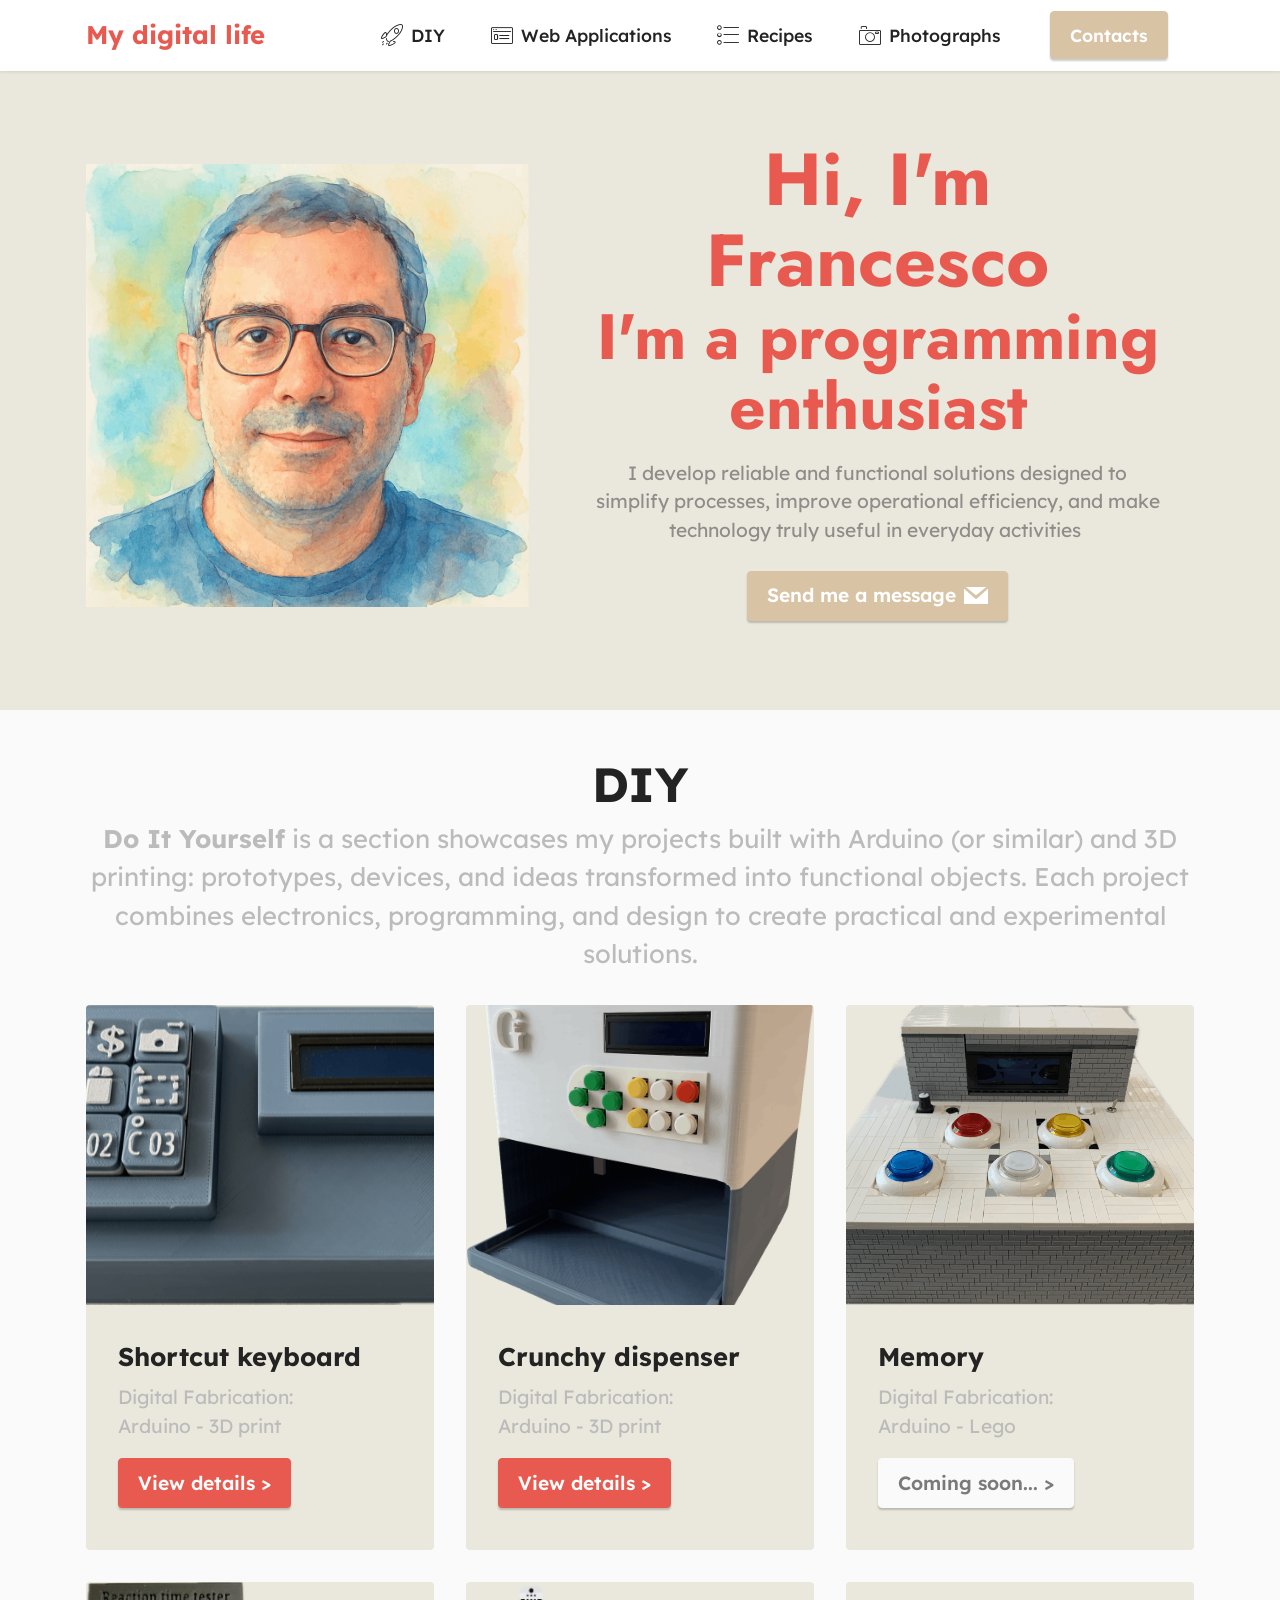
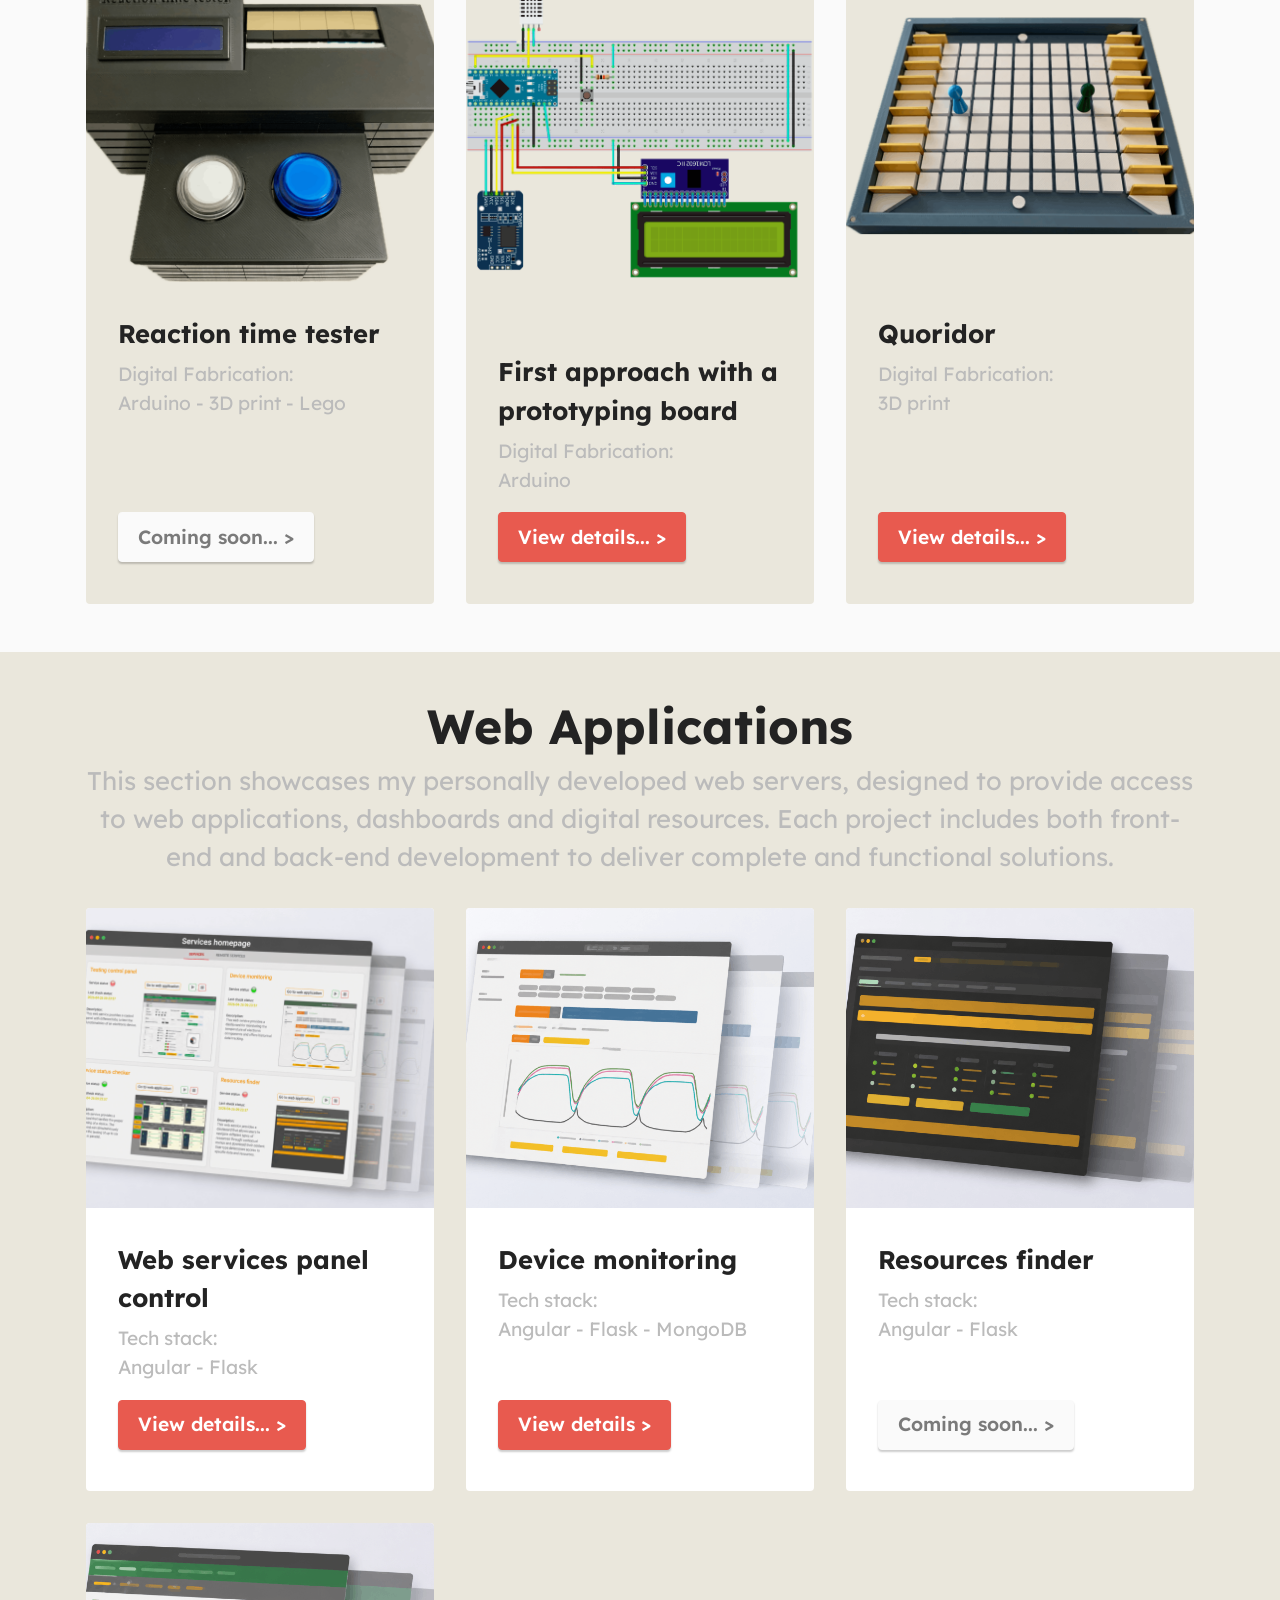
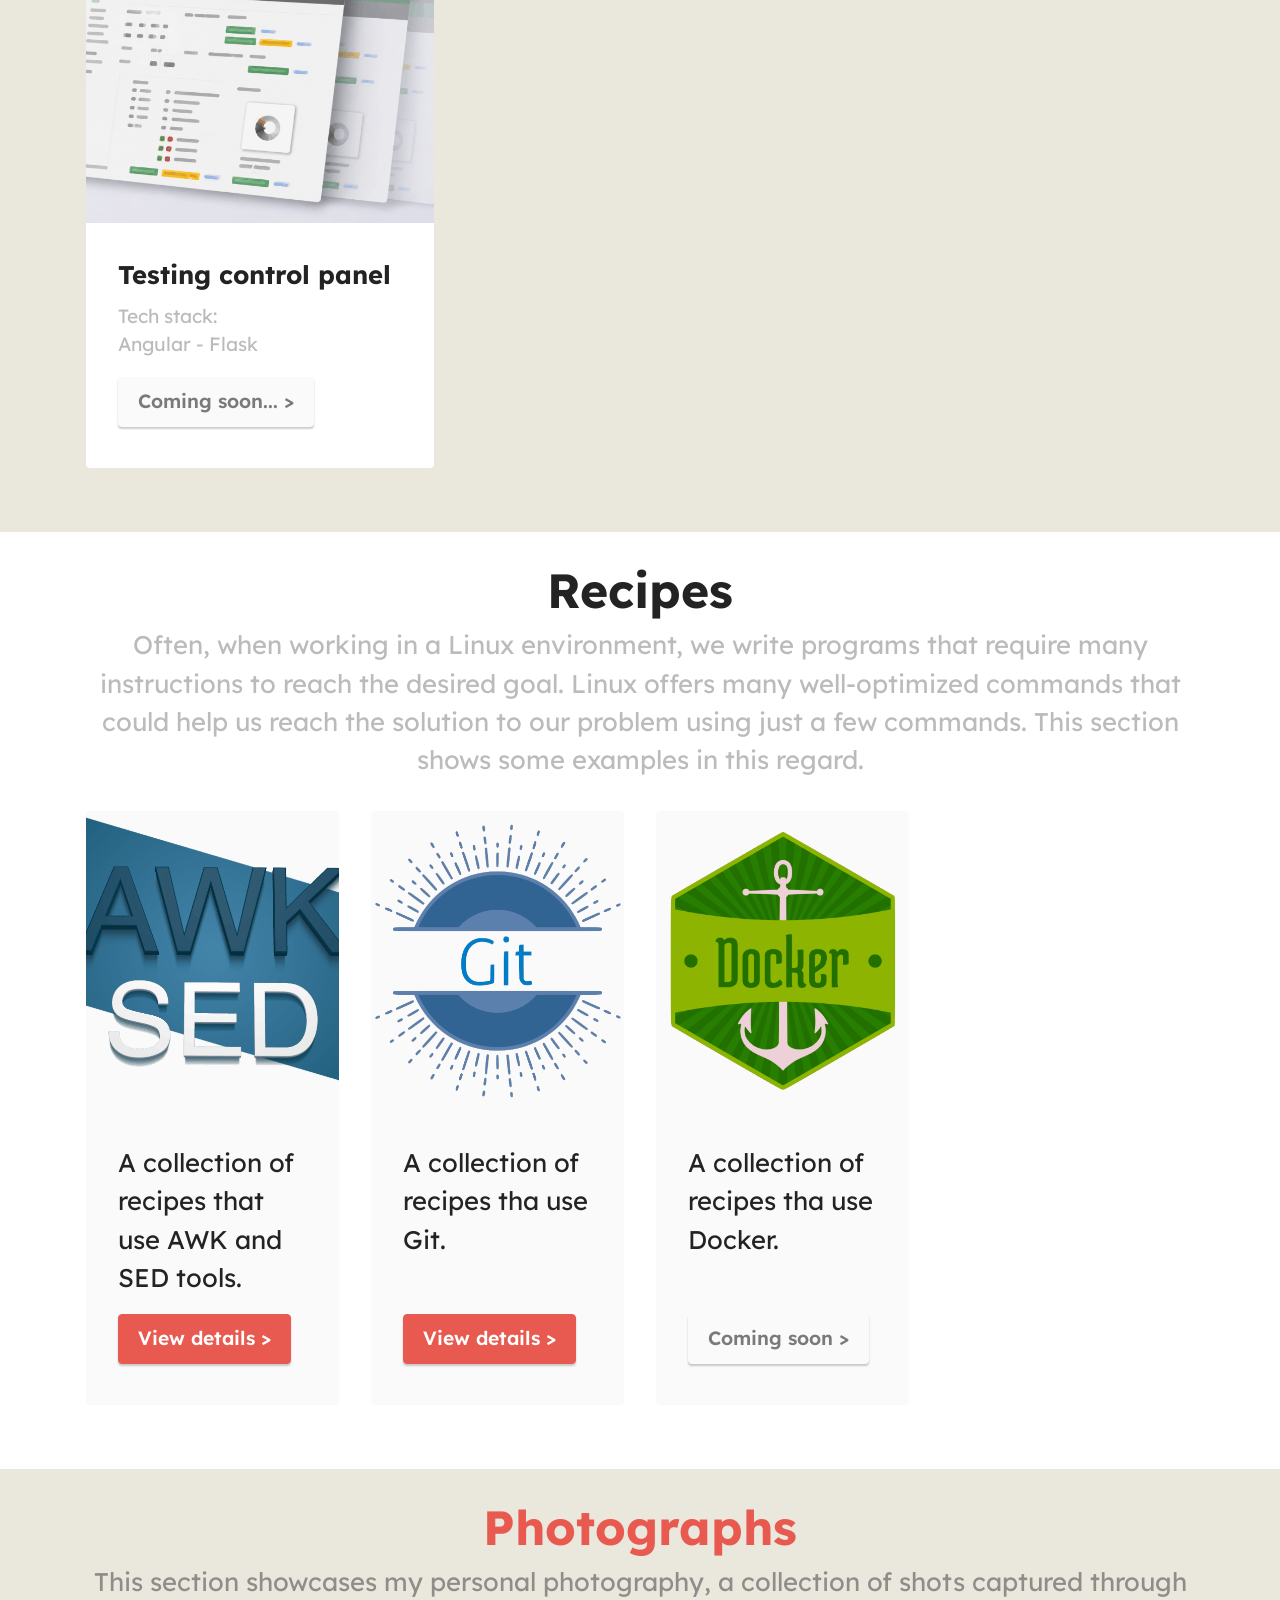
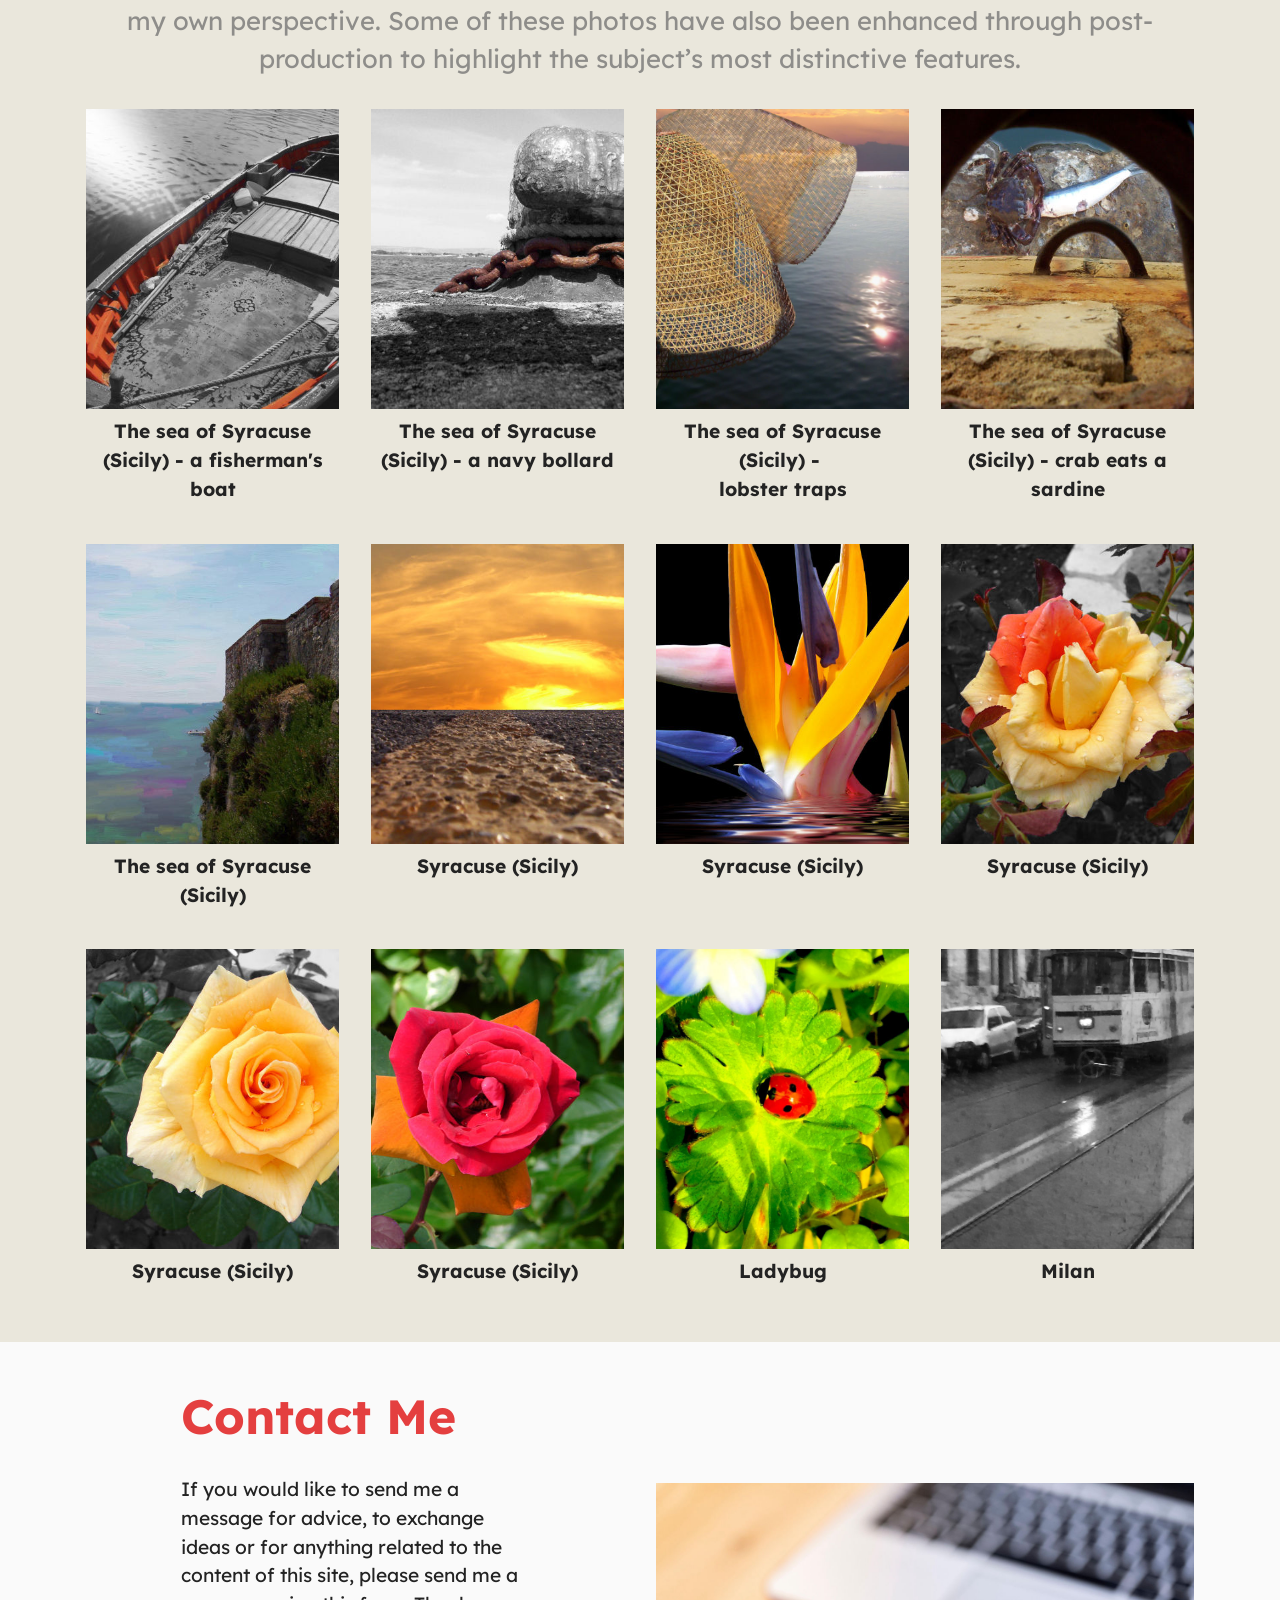
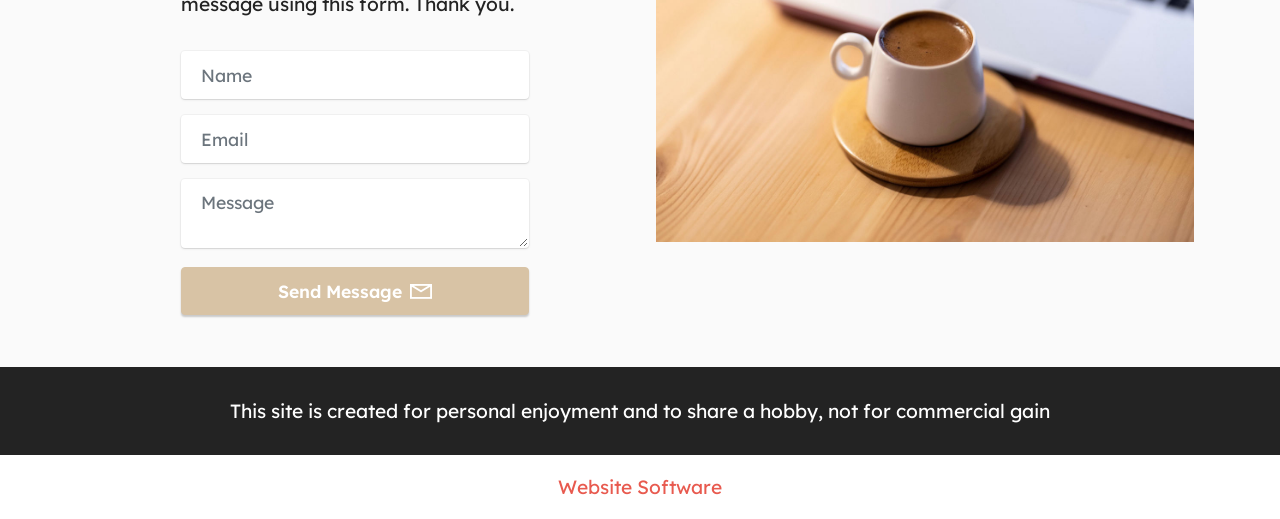
<file: index.html>
<!DOCTYPE html>
<html  >
<head>
  <!-- Site made with Mobirise Website Builder v6.1.10, https://mobirise.com -->
  <meta charset="UTF-8">
  <meta http-equiv="X-UA-Compatible" content="IE=edge">
  <meta name="generator" content="Mobirise v6.1.10, mobirise.com">
  <meta name="viewport" content="width=device-width, initial-scale=1, minimum-scale=1">
  <link rel="shortcut icon" href="assets/images/logo.png" type="image/x-icon">
  <meta name="description" content="">
  
  
  <title>Home</title>
  <link rel="stylesheet" href="assets/web/assets/mobirise-icons/mobirise-icons.css">
  <link rel="stylesheet" href="assets/web/assets/mobirise-icons2/mobirise2.css">
  <link rel="stylesheet" href="assets/bootstrap/css/bootstrap.min.css">
  <link rel="stylesheet" href="assets/dropdown/css/style.css">
  <link rel="stylesheet" href="assets/socicon/css/styles.css">
  <link rel="stylesheet" href="assets/theme/css/style.css">
  <link rel="preload" href="https://fonts.googleapis.com/css?family=Jost:100,200,300,400,500,600,700,800,900,100i,200i,300i,400i,500i,600i,700i,800i,900i&display=swap" as="style" onload="this.onload=null;this.rel='stylesheet'">
  <noscript><link rel="stylesheet" href="https://fonts.googleapis.com/css?family=Jost:100,200,300,400,500,600,700,800,900,100i,200i,300i,400i,500i,600i,700i,800i,900i&display=swap"></noscript>
  <link rel="preload" href="https://fonts.googleapis.com/css?family=Lexend:100,200,300,400,500,600,700,800,900&display=swap" as="style" onload="this.onload=null;this.rel='stylesheet'">
  <noscript><link rel="stylesheet" href="https://fonts.googleapis.com/css?family=Lexend:100,200,300,400,500,600,700,800,900&display=swap"></noscript>
  <link rel="preload" as="style" href="assets/mobirise/css/mbr-additional.css?v=C9r5Fw"><link rel="stylesheet" href="assets/mobirise/css/mbr-additional.css?v=C9r5Fw" type="text/css">

  
  
  
</head>
<body>
  
  <section data-bs-version="5.1" class="menu menu2 cid-sFF0ciwnEL" once="menu" id="menu2-0">
    
    <nav class="navbar navbar-dropdown navbar-fixed-top navbar-expand-lg">
        <div class="container">
            <div class="navbar-brand">
                
                <span class="navbar-caption-wrap"><a class="navbar-caption text-primary display-5" href="index.html">My digital life</a></span>
            </div>
            <button class="navbar-toggler" type="button" data-toggle="collapse" data-bs-toggle="collapse" data-target="#navbarSupportedContent" data-bs-target="#navbarSupportedContent" aria-controls="navbarNavAltMarkup" aria-expanded="false" aria-label="Toggle navigation">
                <div class="hamburger">
                    <span></span>
                    <span></span>
                    <span></span>
                    <span></span>
                </div>
            </button>
            <div class="collapse navbar-collapse" id="navbarSupportedContent">
                <ul class="navbar-nav nav-dropdown" data-app-modern-menu="true"><li class="nav-item"><a class="nav-link link text-black text-primary show display-4" href="index.html#features4-i" aria-expanded="false"><span class="mbri-rocket mbr-iconfont mbr-iconfont-btn"></span>DIY</a></li><li class="nav-item"><a class="nav-link link text-black text-primary display-4" href="index.html#features4-k" aria-expanded="false"><span class="mbri-sites mbr-iconfont mbr-iconfont-btn"></span>Web Applications</a></li><li class="nav-item"><a class="nav-link link text-black text-primary display-4" href="index.html#content2-1x"><span class="mbri-bulleted-list mbr-iconfont mbr-iconfont-btn"></span>Recipes</a></li><li class="nav-item"><a class="nav-link link text-black text-primary display-4" href="index.html#gallery5-0" target="_blank"><span class="mbri-camera mbr-iconfont mbr-iconfont-btn"></span>Photographs</a></li></ul>
                
                <div class="navbar-buttons mbr-section-btn"><a class="btn btn-secondary display-4" href="index.html#form4-6">
                        Contacts</a></div>
            </div>
        </div>
    </nav>
</section>

<section data-bs-version="5.1" class="header11 cid-vdPvAyD0F6" id="header11-x">

    

    

    <div class="container">
        <div class="row justify-content-center">
            <div class="col-12 col-md-5 image-wrapper">
                <img class="w-100" src="assets/images/francesco-1-1024x1024.png" alt="">
            </div>
            <div class="col-12 col-md">
                <div class="text-wrapper text-center">
                    <h1 class="mbr-section-title mbr-fonts-style mb-3 display-1">
                        <strong>
</strong><div><strong style="font-size: 4.6rem;">Hi, I'm</strong></div><div><strong style="font-size: 4.6rem;">Francesco</strong><br></div><div><strong>I'm a programming enthusiast</strong></div></h1>
                    <p class="mbr-text mbr-fonts-style display-7">I develop reliable and functional solutions designed to simplify processes, improve operational efficiency, and make technology truly useful in everyday activities&nbsp;</p>
                    <div class="mbr-section-btn mt-3"><a class="btn btn-secondary display-7" href="index.html#form4-6"><span class="socicon socicon-mail mbr-iconfont mbr-iconfont-btn"></span>Send me a message</a></div>
                </div>
            </div>
        </div>
    </div>
</section>

<section data-bs-version="5.1" class="features4 cid-vdasGCXBmR" id="features4-i">
    
    
    <div class="container">
        <div class="mbr-section-head">
            <h4 class="mbr-section-title mbr-fonts-style align-center mb-0 display-2">
                <strong>DIY</strong></h4>
            <h4 class="mbr-section-subtitle mbr-fonts-style align-center mb-0 mt-2 display-5"><strong>Do It Yourself</strong> is a section showcases my projects built with Arduino (or similar) and 3D printing: prototypes, devices, and ideas transformed into functional objects. Each project combines electronics, programming, and design to create practical and experimental solutions.</h4>
        </div>
        <div class="row mt-4">
            <div class="item features-image col-12 col-md-6 col-lg-4">
                <div class="item-wrapper">
                    <div class="item-img">
                        <img src="assets/images/soggetto-2-816x407.png" alt="" title="" data-slide-to="0" data-bs-slide-to="0">
                    </div>
                    <div class="item-content">
                        <h5 class="item-title mbr-fonts-style display-5"><strong>Shortcut keyboard</strong></h5>
                        <h6 class="item-subtitle mbr-fonts-style mt-1 display-7">Digital Fabrication:<br>Arduino - 3D print</h6>
                        
                    </div>
                    <div class="mbr-section-btn item-footer mt-2"><a href="page1.html" class="btn item-btn btn-primary display-7" target="_blank">View details &gt;</a></div>
                </div>
            </div>
            <div class="item features-image col-12 col-md-6 col-lg-4">
                <div class="item-wrapper">
                    <div class="item-img">
                        <img src="assets/images/dispenser-2-816x970.png" alt="" title="" data-slide-to="1" data-bs-slide-to="1">
                    </div>
                    <div class="item-content">
                        <h5 class="item-title mbr-fonts-style display-5"><strong>Crunchy dispenser</strong></h5>
                        <h6 class="item-subtitle mbr-fonts-style mt-1 display-7">Digital Fabrication:<br>Arduino - 3D print</h6>
                        
                    </div>
                    <div class="mbr-section-btn item-footer mt-2"><a href="page2.html" class="btn item-btn btn-primary display-7" target="_blank">View details &gt;</a></div>
                </div>
            </div>
            <div class="item features-image col-12 col-md-6 col-lg-4">
                <div class="item-wrapper">
                    <div class="item-img">
                        <img src="assets/images/dispenser-816x531.png" alt="" title="" data-slide-to="2" data-bs-slide-to="2">
                    </div>
                    <div class="item-content">
                        <h5 class="item-title mbr-fonts-style display-5"><strong>Memory</strong></h5>
                        <h6 class="item-subtitle mbr-fonts-style mt-1 display-7">Digital Fabrication:<br>Arduino - Lego</h6>
                        
                    </div>
                    <div class="mbr-section-btn item-footer mt-2"><a href="index.html" class="btn item-btn btn-white display-7">Coming soon... &gt;</a></div>
                </div>
            </div><div class="item features-image col-12 col-md-6 col-lg-4">
                <div class="item-wrapper">
                    <div class="item-img">
                        <img src="assets/images/reaction-time-tester.-816x626.png" alt="" title="" data-slide-to="3" data-bs-slide-to="3">
                    </div>
                    <div class="item-content">
                        <h5 class="item-title mbr-fonts-style display-5"><strong>Reaction time tester</strong></h5>
                        <h6 class="item-subtitle mbr-fonts-style mt-1 display-7">Digital Fabrication:<br>Arduino - 3D print - Lego</h6>
                        
                    </div>
                    <div class="mbr-section-btn item-footer mt-2"><a href="index.html" class="btn item-btn btn-white display-7">Coming soon... &gt;</a></div>
                </div>
            </div><div class="item features-image col-12 col-md-6 col-lg-4">
                <div class="item-wrapper">
                    <div class="item-img">
                        <img src="assets/images/breadboardview-765x636.png" alt="" title="" data-slide-to="4" data-bs-slide-to="4">
                    </div>
                    <div class="item-content">
                        <h5 class="item-title mbr-fonts-style display-5"><br><div><strong>First approach with a prototyping board</strong></div></h5>
                        <h6 class="item-subtitle mbr-fonts-style mt-1 display-7">Digital Fabrication:<br>Arduino</h6>
                        
                    </div>
                    <div class="mbr-section-btn item-footer mt-2"><a href="page7.html" class="btn item-btn btn-primary display-7" target="_blank">View details... &gt;</a></div>
                </div>
            </div><div class="item features-image col-12 col-md-6 col-lg-4">
                <div class="item-wrapper">
                    <div class="item-img">
                        <img src="assets/images/quoridor-s1-816x614.png" alt="" title="" data-slide-to="5" data-bs-slide-to="5">
                    </div>
                    <div class="item-content">
                        <h5 class="item-title mbr-fonts-style display-5"><strong>Quoridor</strong></h5>
                        <h6 class="item-subtitle mbr-fonts-style mt-1 display-7">Digital Fabrication:<br>3D print</h6>
                        
                    </div>
                    <div class="mbr-section-btn item-footer mt-2"><a href="page4.html" class="btn item-btn btn-primary display-7" target="_blank">View details... &gt;</a></div>
                </div>
            </div>

        </div>
    </div>
</section>

<section data-bs-version="5.1" class="features4 cid-vdaPgV0mDI" id="features4-k">
    
    
    <div class="container">
        <div class="mbr-section-head">
            <h4 class="mbr-section-title mbr-fonts-style align-center mb-0 display-2">
                <strong>Web Applications</strong></h4>
            <h5 class="mbr-section-subtitle mbr-fonts-style align-center mb-0 mt-2 display-5">This section showcases my personally developed web servers, designed to provide access to web applications, dashboards and digital resources. Each project includes both front-end and back-end development to deliver complete and functional solutions.</h5>
        </div>
        <div class="row mt-4">
            <div class="item features-image col-12 col-md-6 col-lg-4">
                <div class="item-wrapper">
                    <div class="item-img">
                        <img src="assets/images/img-control-web-masaic-816x604.png" alt="Mobirise Website Builder" title="">
                    </div>
                    <div class="item-content">
                        <h5 class="item-title mbr-fonts-style display-5"><strong>Web services panel control</strong></h5>
                        <h6 class="item-subtitle mbr-fonts-style mt-1 display-7">Tech stack:<br>Angular - Flask</h6>
                        
                    </div>
                    <div class="mbr-section-btn item-footer mt-2"><a href="page8.html" class="btn item-btn btn-primary display-7" target="_blank">View details... &gt;</a></div>
                </div>
            </div>
            <div class="item features-image col-12 col-md-6 col-lg-4">
                <div class="item-wrapper">
                    <div class="item-img">
                        <img src="assets/images/img-device-monitoring-1-816x554.png" alt="" title="">
                    </div>
                    <div class="item-content">
                        <h5 class="item-title mbr-fonts-style display-5"><div><strong>Device monitoring</strong></div></h5>
                        <h6 class="item-subtitle mbr-fonts-style mt-1 display-7">Tech stack:<br>Angular - Flask - MongoDB</h6>
                        
                    </div>
                    <div class="mbr-section-btn item-footer mt-2"><a href="page6.html" class="btn item-btn btn-primary display-7" target="_blank">View details &gt;</a></div>
                </div>
            </div><div class="item features-image col-12 col-md-6 col-lg-4">
                <div class="item-wrapper">
                    <div class="item-img">
                        <img src="assets/images/img-catalog-mosaic-816x554.png" alt="" title="" data-slide-to="3" data-bs-slide-to="4">
                    </div>
                    <div class="item-content">
                        <h5 class="item-title mbr-fonts-style display-5"><strong>Resources finder</strong></h5>
                        <h6 class="item-subtitle mbr-fonts-style mt-1 display-7">Tech stack:<br>Angular - Flask</h6>
                        
                    </div>
                    <div class="mbr-section-btn item-footer mt-2"><a href="index.html" class="btn item-btn btn-white display-7">Coming soon... &gt;</a></div>
                </div>
            </div><div class="item features-image col-12 col-md-6 col-lg-4">
                <div class="item-wrapper">
                    <div class="item-img">
                        <img src="assets/images/img-tester-device-mosaic-816x555.png" alt="" title="" data-slide-to="4" data-bs-slide-to="5">
                    </div>
                    <div class="item-content">
                        <h5 class="item-title mbr-fonts-style display-5"><strong>Testing control panel</strong></h5>
                        <h6 class="item-subtitle mbr-fonts-style mt-1 display-7">Tech stack:<br>Angular - Flask</h6>
                        
                    </div>
                    <div class="mbr-section-btn item-footer mt-2"><a href="index.html" class="btn item-btn btn-white display-7">Coming soon... &gt;</a></div>
                </div>
            </div>
            

        </div>
    </div>
</section>

<section data-bs-version="5.1" class="content2 cid-veBmWMuYxO" id="content2-1x">
    
    
    <div class="container">
        <div class="mbr-section-head">
            <h4 class="mbr-section-title mbr-fonts-style align-center mb-0 display-2"><strong>Recipes</strong></h4>
            <h5 class="mbr-section-subtitle mbr-fonts-style align-center mb-0 mt-2 display-5">Often, when working in a Linux environment, we write programs that require many instructions to reach the desired goal. Linux offers many well-optimized commands that could help us reach the solution to our problem using just a few commands. This section shows some examples in this regard.</h5>
        </div>
        <div class="row mt-4">
            <div class="item features-image col-12 col-md-6 col-lg-3">
                <div class="item-wrapper">
                    <div class="item-img">
                        <img src="assets/images/img-awk-sed-595x595.png" alt="Mobirise Website Builder" title="" data-slide-to="0" data-bs-slide-to="0">
                    </div>
                    <div class="item-content">
                        <h5 class="item-title mbr-fonts-style display-5">A collection of recipes that use AWK and SED tools.</h5>
                        
                        
                    </div>
                    <div class="mbr-section-btn item-footer mt-2"><a class="btn item-btn btn-primary display-7" href="page3.html" target="_blank">View details &gt;</a></div>
                </div>
            </div>
            <div class="item features-image col-12 col-md-6 col-lg-3">
                <div class="item-wrapper">
                    <div class="item-img">
                        <img src="assets/images/git-logo-596x596.png" alt="Mobirise Website Builder" title="" data-slide-to="1" data-bs-slide-to="1">
                    </div>
                    <div class="item-content">
                        <h5 class="item-title mbr-fonts-style display-5">A collection of recipes tha use Git.</h5>
                        
                        
                    </div>
                    <div class="mbr-section-btn item-footer mt-2"><a href="page5.html" class="btn item-btn btn-primary display-7" target="_blank">View details &gt;</a></div>
                </div>
            </div><div class="item features-image col-12 col-md-6 col-lg-3">
                <div class="item-wrapper">
                    <div class="item-img">
                        <img src="assets/images/img-recipe-docker-1024x1024.png" alt="Mobirise Website Builder" title="" data-slide-to="2" data-bs-slide-to="2">
                    </div>
                    <div class="item-content">
                        <h5 class="item-title mbr-fonts-style display-5">A collection of recipes tha use Docker.</h5>
                        
                        
                    </div>
                    <div class="mbr-section-btn item-footer mt-2"><a href="index.html" class="btn item-btn btn-white display-7">Coming soon &gt;</a></div>
                </div>
            </div>
            

        </div>
    </div>
</section>

<section data-bs-version="5.1" class="gallery5 mbr-gallery cid-vd1FthjIG8" id="gallery5-0">
    

    

    <div class="container">
        <div class="mbr-section-head">
            <h3 class="mbr-section-title mbr-fonts-style align-center m-0 display-2"><strong>Photographs</strong></h3>
            <h4 class="mbr-section-subtitle mbr-fonts-style align-center mb-0 mt-2 display-5">This section showcases my personal photography, a collection of shots captured through my own perspective. Some of these photos have also been enhanced through post-production to highlight the subject’s most distinctive features.</h4>
        </div>
        <div class="row mbr-gallery mt-4">
            <div class="col-12 col-md-6 col-lg-3 item gallery-image active">
                <div class="item-wrapper" data-toggle="modal" data-bs-toggle="modal" data-target="#vij44hWth1-modal" data-bs-target="#vij44hWth1-modal">
                    <img class="w-100" src="assets/images/100-1818-plus5-noiseless-596x450.jpg" alt="" data-slide-to="0" data-bs-slide-to="0" data-target="#lb-vij44hWth1" data-bs-target="#lb-vij44hWth1">
                    <div class="icon-wrapper">
                        <span class="mobi-mbri mobi-mbri-search mbr-iconfont mbr-iconfont-btn"></span>
                    </div>
                </div>
                <h6 class="mbr-item-subtitle mbr-fonts-style align-center mb-2 mt-2 display-7"><strong>The sea of Syracuse (Sicily) - a fisherman's boat</strong></h6>
            </div>
            
            <div class="col-12 col-md-6 col-lg-3 item gallery-image">
                <div class="item-wrapper" data-toggle="modal" data-bs-toggle="modal" data-target="#vij44hWth1-modal" data-bs-target="#vij44hWth1-modal">
                    <img class="w-100" src="assets/images/100-1758-plus2-596x450.jpg" alt="" data-slide-to="1" data-bs-slide-to="1" data-target="#lb-vij44hWth1" data-bs-target="#lb-vij44hWth1">
                    <div class="icon-wrapper">
                        <span class="mobi-mbri mobi-mbri-search mbr-iconfont mbr-iconfont-btn"></span>
                    </div>
                </div>
                <h6 class="mbr-item-subtitle mbr-fonts-style align-center mb-2 mt-2 display-7"><strong>The sea of Syracuse (Sicily) - a navy bollard</strong></h6>
            </div><div class="col-12 col-md-6 col-lg-3 item gallery-image">
                <div class="item-wrapper" data-toggle="modal" data-bs-toggle="modal" data-target="#vij44hWth1-modal" data-bs-target="#vij44hWth1-modal">
                    <img class="w-100" src="assets/images/nasse-end-596x790.jpg" alt="" data-slide-to="2" data-bs-slide-to="2" data-target="#lb-vij44hWth1" data-bs-target="#lb-vij44hWth1">
                    <div class="icon-wrapper">
                        <span class="mobi-mbri mobi-mbri-search mbr-iconfont mbr-iconfont-btn"></span>
                    </div>
                </div>
                <h6 class="mbr-item-subtitle mbr-fonts-style align-center mb-2 mt-2 display-7"><strong>The sea of Syracuse (Sicily) -&nbsp;</strong><div><strong>lobster traps</strong></div></h6>
            </div><div class="col-12 col-md-6 col-lg-3 item gallery-image">
                <div class="item-wrapper" data-toggle="modal" data-bs-toggle="modal" data-target="#vij44hWth1-modal" data-bs-target="#vij44hWth1-modal">
                    <img class="w-100" src="assets/images/plus-596x450.jpg" alt="" data-slide-to="3" data-bs-slide-to="3" data-target="#lb-vij44hWth1" data-bs-target="#lb-vij44hWth1">
                    <div class="icon-wrapper">
                        <span class="mobi-mbri mobi-mbri-search mbr-iconfont mbr-iconfont-btn"></span>
                    </div>
                </div>
                <h6 class="mbr-item-subtitle mbr-fonts-style align-center mb-2 mt-2 display-7"><strong>The sea of Syracuse (Sicily) - crab eats a sardine</strong></h6>
            </div>
            <div class="col-12 col-md-6 col-lg-3 item gallery-image">
                <div class="item-wrapper" data-toggle="modal" data-bs-toggle="modal" data-target="#vij44hWth1-modal" data-bs-target="#vij44hWth1-modal">
                    <img class="w-100" src="assets/images/100-1783-plus2-596x450.jpg" alt="" data-slide-to="4" data-bs-slide-to="4" data-target="#lb-vij44hWth1" data-bs-target="#lb-vij44hWth1">
                    <div class="icon-wrapper">
                        <span class="mobi-mbri mobi-mbri-search mbr-iconfont mbr-iconfont-btn"></span>
                    </div>
                </div>
                <h6 class="mbr-item-subtitle mbr-fonts-style align-center mb-2 mt-2 display-7"><strong>The sea of Syracuse (Sicily)</strong></h6>
            </div><div class="col-12 col-md-6 col-lg-3 item gallery-image">
                <div class="item-wrapper" data-toggle="modal" data-bs-toggle="modal" data-target="#vij44hWth1-modal" data-bs-target="#vij44hWth1-modal">
                    <img class="w-100" src="assets/images/100-1888-plus-596x450.jpg" alt="" data-slide-to="5" data-bs-slide-to="5" data-target="#lb-vij44hWth1" data-bs-target="#lb-vij44hWth1">
                    <div class="icon-wrapper">
                        <span class="mobi-mbri mobi-mbri-search mbr-iconfont mbr-iconfont-btn"></span>
                    </div>
                </div>
                <h6 class="mbr-item-subtitle mbr-fonts-style align-center mb-2 mt-2 display-7"><strong>Syracuse (Sicily)</strong></h6>
            </div><div class="col-12 col-md-6 col-lg-3 item gallery-image">
                <div class="item-wrapper" data-toggle="modal" data-bs-toggle="modal" data-target="#vij44hWth1-modal" data-bs-target="#vij44hWth1-modal">
                    <img class="w-100" src="assets/images/sterlizia-3-596x449.jpg" alt="" data-slide-to="6" data-bs-slide-to="6" data-target="#lb-vij44hWth1" data-bs-target="#lb-vij44hWth1">
                    <div class="icon-wrapper">
                        <span class="mobi-mbri mobi-mbri-search mbr-iconfont mbr-iconfont-btn"></span>
                    </div>
                </div>
                <h6 class="mbr-item-subtitle mbr-fonts-style align-center mb-2 mt-2 display-7"><strong>Syracuse (Sicily)</strong></h6>
            </div><div class="col-12 col-md-6 col-lg-3 item gallery-image">
                <div class="item-wrapper" data-toggle="modal" data-bs-toggle="modal" data-target="#vij44hWth1-modal" data-bs-target="#vij44hWth1-modal">
                    <img class="w-100" src="assets/images/dsc00509-plus-596x447.jpg" alt="" data-slide-to="7" data-bs-slide-to="7" data-target="#lb-vij44hWth1" data-bs-target="#lb-vij44hWth1">
                    <div class="icon-wrapper">
                        <span class="mobi-mbri mobi-mbri-search mbr-iconfont mbr-iconfont-btn"></span>
                    </div>
                </div>
                <h6 class="mbr-item-subtitle mbr-fonts-style align-center mb-2 mt-2 display-7"><strong>Syracuse (Sicily)</strong></h6>
            </div><div class="col-12 col-md-6 col-lg-3 item gallery-image">
                <div class="item-wrapper" data-toggle="modal" data-bs-toggle="modal" data-target="#vij44hWth1-modal" data-bs-target="#vij44hWth1-modal">
                    <img class="w-100" src="assets/images/dsc00510-596x462.jpg" alt="" data-slide-to="8" data-bs-slide-to="8" data-target="#lb-vij44hWth1" data-bs-target="#lb-vij44hWth1">
                    <div class="icon-wrapper">
                        <span class="mobi-mbri mobi-mbri-search mbr-iconfont mbr-iconfont-btn"></span>
                    </div>
                </div>
                <h6 class="mbr-item-subtitle mbr-fonts-style align-center mb-2 mt-2 display-7"><strong>Syracuse (Sicily)</strong></h6>
            </div><div class="col-12 col-md-6 col-lg-3 item gallery-image">
                <div class="item-wrapper" data-toggle="modal" data-bs-toggle="modal" data-target="#vij44hWth1-modal" data-bs-target="#vij44hWth1-modal">
                    <img class="w-100" src="assets/images/dsc00529-596x447.jpg" alt="" data-slide-to="9" data-bs-slide-to="9" data-target="#lb-vij44hWth1" data-bs-target="#lb-vij44hWth1">
                    <div class="icon-wrapper">
                        <span class="mobi-mbri mobi-mbri-search mbr-iconfont mbr-iconfont-btn"></span>
                    </div>
                </div>
                <h6 class="mbr-item-subtitle mbr-fonts-style align-center mb-2 mt-2 display-7"><strong>Syracuse (Sicily)</strong></h6>
            </div><div class="col-12 col-md-6 col-lg-3 item gallery-image">
                <div class="item-wrapper" data-toggle="modal" data-bs-toggle="modal" data-target="#vij44hWth1-modal" data-bs-target="#vij44hWth1-modal">
                    <img class="w-100" src="assets/images/img-2663-596x1060.jpg" alt="" data-slide-to="10" data-bs-slide-to="10" data-target="#lb-vij44hWth1" data-bs-target="#lb-vij44hWth1">
                    <div class="icon-wrapper">
                        <span class="mobi-mbri mobi-mbri-search mbr-iconfont mbr-iconfont-btn"></span>
                    </div>
                </div>
                <h6 class="mbr-item-subtitle mbr-fonts-style align-center mb-2 mt-2 display-7"><div><strong>Ladybug</strong></div></h6>
            </div><div class="col-12 col-md-6 col-lg-3 item gallery-image">
                <div class="item-wrapper" data-toggle="modal" data-bs-toggle="modal" data-target="#vij44hWth1-modal" data-bs-target="#vij44hWth1-modal">
                    <img class="w-100" src="assets/images/img-ph-14-596x795.jpg" alt="" data-slide-to="11" data-bs-slide-to="11" data-target="#lb-vij44hWth1" data-bs-target="#lb-vij44hWth1">
                    <div class="icon-wrapper">
                        <span class="mobi-mbri mobi-mbri-search mbr-iconfont mbr-iconfont-btn"></span>
                    </div>
                </div>
                <h6 class="mbr-item-subtitle mbr-fonts-style align-center mb-2 mt-2 display-7"><strong>Milan</strong></h6>
            </div>
        </div>

        <div class="modal mbr-slider" tabindex="-1" role="dialog" aria-hidden="true" id="vij44hWth1-modal">
            <div class="modal-dialog" role="document">
                <div class="modal-content">
                    <div class="modal-body">
                        <div class="carousel slide carousel-fade" id="lb-vij44hWth1" data-interval="5000" data-bs-interval="5000">
                            <div class="carousel-inner">
                                <div class="carousel-item active">
                                    <img class="d-block w-100" src="assets/images/100-1818-plus5-noiseless-596x450.jpg" alt="Mobirise Website Builder">
                                </div>
                                
                                <div class="carousel-item">
                                    <img class="d-block w-100" src="assets/images/100-1758-plus2-596x450.jpg" alt="Mobirise Website Builder">
                                </div><div class="carousel-item">
                                    <img class="d-block w-100" src="assets/images/nasse-end-596x790.jpg" alt="Mobirise Website Builder">
                                </div><div class="carousel-item">
                                    <img class="d-block w-100" src="assets/images/plus-596x450.jpg" alt="Mobirise Website Builder">
                                </div>
                                <div class="carousel-item">
                                    <img class="d-block w-100" src="assets/images/100-1783-plus2-596x450.jpg" alt="Mobirise Website Builder">
                                </div><div class="carousel-item">
                                    <img class="d-block w-100" src="assets/images/100-1888-plus-596x450.jpg" alt="Mobirise Website Builder">
                                </div><div class="carousel-item">
                                    <img class="d-block w-100" src="assets/images/sterlizia-3-596x449.jpg" alt="Mobirise Website Builder">
                                </div><div class="carousel-item">
                                    <img class="d-block w-100" src="assets/images/dsc00509-plus-596x447.jpg" alt="Mobirise Website Builder">
                                </div><div class="carousel-item">
                                    <img class="d-block w-100" src="assets/images/dsc00510-596x462.jpg" alt="Mobirise Website Builder">
                                </div><div class="carousel-item">
                                    <img class="d-block w-100" src="assets/images/dsc00529-596x447.jpg" alt="Mobirise Website Builder">
                                </div><div class="carousel-item">
                                    <img class="d-block w-100" src="assets/images/img-2663-596x1060.jpg" alt="Mobirise Website Builder">
                                </div><div class="carousel-item">
                                    <img class="d-block w-100" src="assets/images/img-ph-14-596x795.jpg" alt="Mobirise Website Builder">
                                </div>
                            </div>
                            <ol class="carousel-indicators">
                                <li data-slide-to="0" data-bs-slide-to="0" class="active" data-target="#lb-vij44hWth1" data-bs-target="#lb-vij44hWth1"></li>
                                <li data-slide-to="1" data-bs-slide-to="1" data-target="#lb-vij44hWth1" data-bs-target="#lb-vij44hWth1"></li>
                                <li data-slide-to="2" data-bs-slide-to="2" data-target="#lb-vij44hWth1" data-bs-target="#lb-vij44hWth1"></li><li data-slide-to="3" data-bs-slide-to="3" data-target="#lb-vij44hWth1" data-bs-target="#lb-vij44hWth1"></li>
                                <li data-slide-to="4" data-bs-slide-to="4" data-target="#lb-vij44hWth1" data-bs-target="#lb-vij44hWth1"></li><li data-slide-to="5" data-bs-slide-to="5" data-target="#lb-vij44hWth1" data-bs-target="#lb-vij44hWth1"></li><li data-slide-to="6" data-bs-slide-to="6" data-target="#lb-vij44hWth1" data-bs-target="#lb-vij44hWth1"></li><li data-slide-to="7" data-bs-slide-to="7" data-target="#lb-vij44hWth1" data-bs-target="#lb-vij44hWth1"></li><li data-slide-to="8" data-bs-slide-to="8" data-target="#lb-vij44hWth1" data-bs-target="#lb-vij44hWth1"></li><li data-slide-to="9" data-bs-slide-to="9" data-target="#lb-vij44hWth1" data-bs-target="#lb-vij44hWth1"></li><li data-slide-to="10" data-bs-slide-to="10" data-target="#lb-vij44hWth1" data-bs-target="#lb-vij44hWth1"></li><li data-slide-to="11" data-bs-slide-to="11" data-target="#lb-vij44hWth1" data-bs-target="#lb-vij44hWth1"></li>
                            </ol>
                            <a role="button" href="" class="close" data-dismiss="modal" data-bs-dismiss="modal" aria-label="Close">
                            </a>
                            <a class="carousel-control-prev carousel-control" role="button" data-slide="prev" data-bs-slide="prev" href="#lb-vij44hWth1">
                                <span class="mobi-mbri mobi-mbri-arrow-prev" aria-hidden="true"></span>
                                <span class="sr-only visually-hidden">Previous</span>
                            </a>
                            <a class="carousel-control-next carousel-control" role="button" data-slide="next" data-bs-slide="next" href="#lb-vij44hWth1">
                                <span class="mobi-mbri mobi-mbri-arrow-next" aria-hidden="true"></span>
                                <span class="sr-only visually-hidden">Next</span>
                            </a>
                        </div>
                    </div>
                </div>
            </div>
        </div>
    </div>
</section>

<section data-bs-version="5.1" class="form4 cid-sFF3qL4anb" id="form4-6">

    

    

    <div class="container">
        <div class="row content-wrapper justify-content-center">
            <div class="col-lg-4 offset-lg-1 mbr-form" data-form-type="formoid">
<!--Formbuilder Form-->
<form action="https://mobirise.eu/" method="POST" class="mbr-form form-with-styler" data-form-title="Form Name"><input type="hidden" name="email" data-form-email="true" value="PbdtLbO9utR2FURommbpJsq+s1t8rjXoLiAIP++/COQ6KzBYW16OjpEedQrMbI+b9txF+c50X2No4FjpENQAZoY28VYdZ+Iy94fDjcevKdDbwzANZpt/nvxdpB0nE03z">
<div class="row">
<div hidden="hidden" data-form-alert="" class="alert alert-success col-12">Thanks for filling out the form!</div>
<div hidden="hidden" data-form-alert-danger="" class="alert alert-danger col-12">Oops...! some problem!</div>
</div>
<div class="dragArea row">
<div class="col-lg-12 col-md-12 col-sm-12">
<h1 class="mbr-section-title mb-4 display-2"><strong>Contact Me</strong></h1>
</div>
<div class="col-lg-12 col-md-12 col-sm-12">
<p class="mbr-text mbr-fonts-style mb-4 display-7"> If you would like to send me a message for advice, to exchange ideas or for anything related to the content of this site, please send me a message using this form. Thank you.</p>
</div>
<div data-for="name" class="col-lg-12 col-md col-12 form-group mb-3">
<input type="text" name="name" placeholder="Name" data-form-field="name" class="form-control display-7" value="" id="name-form4-6">
</div>
<div data-for="email" class="col-lg-12 col-md col-12 form-group mb-3">
<input type="email" name="email" placeholder="Email" data-form-field="email" class="form-control display-7" value="" id="email-form4-6">
</div>
<div class="col-lg-12 col-md-12 col-sm-12 form-group" data-for="textarea">
<textarea name="textarea" placeholder="Message" data-form-field="textarea" class="form-control display-7" id="textarea-form4-6"></textarea>
</div>
<div class="col-12 col-md-auto mbr-section-btn"><button type="submit" class="btn btn-secondary display-4"><span class="mobi-mbri mobi-mbri-letter mbr-iconfont mbr-iconfont-btn"></span>Send Message</button></div>
</div>
</form><!--Formbuilder Form-->
</div>
            <div class="col-lg-6 offset-lg-1 col-12">
                <div class="image-wrapper">
                    <img class="w-100" src="assets/images/mbr-1256x838.jpg" alt="Mobirise Website Builder">
                </div>
            </div>
        </div>
    </div>
</section>

<section data-bs-version="5.1" class="footer7 cid-vdaFhaCyhb" once="footers" id="footer7-j">

    

    

    <div class="container">
        <div class="media-container-row align-center mbr-white">
            <div class="col-12">
                <p class="mbr-text mb-0 mbr-fonts-style display-7">
                    This site is created for personal enjoyment and to share a hobby, not for commercial gain
                </p>
            </div>
        </div>
    </div>
</section><section class="display-7" style="padding: 0;align-items: center;justify-content: center;flex-wrap: wrap;    align-content: center;display: flex;position: relative;height: 4rem;"><a href="https://mobiri.se/" style="flex: 1 1;height: 4rem;position: absolute;width: 100%;z-index: 1;"><img alt="" style="height: 4rem;" src="[data-uri]"></a><p style="margin: 0;text-align: center;" class="display-7">&#8204;</p><a style="z-index:1" href="https://mobirise.com"> Website Software</a></section><script src="assets/bootstrap/js/bootstrap.bundle.min.js"></script>  <script src="assets/smoothscroll/smooth-scroll.js"></script>  <script src="assets/ytplayer/index.js"></script>  <script src="assets/dropdown/js/navbar-dropdown.js"></script>  <script src="assets/theme/js/script.js"></script>  <script src="assets/formoid/formoid.min.js"></script>  
  
  
</body>
</html>
</file>
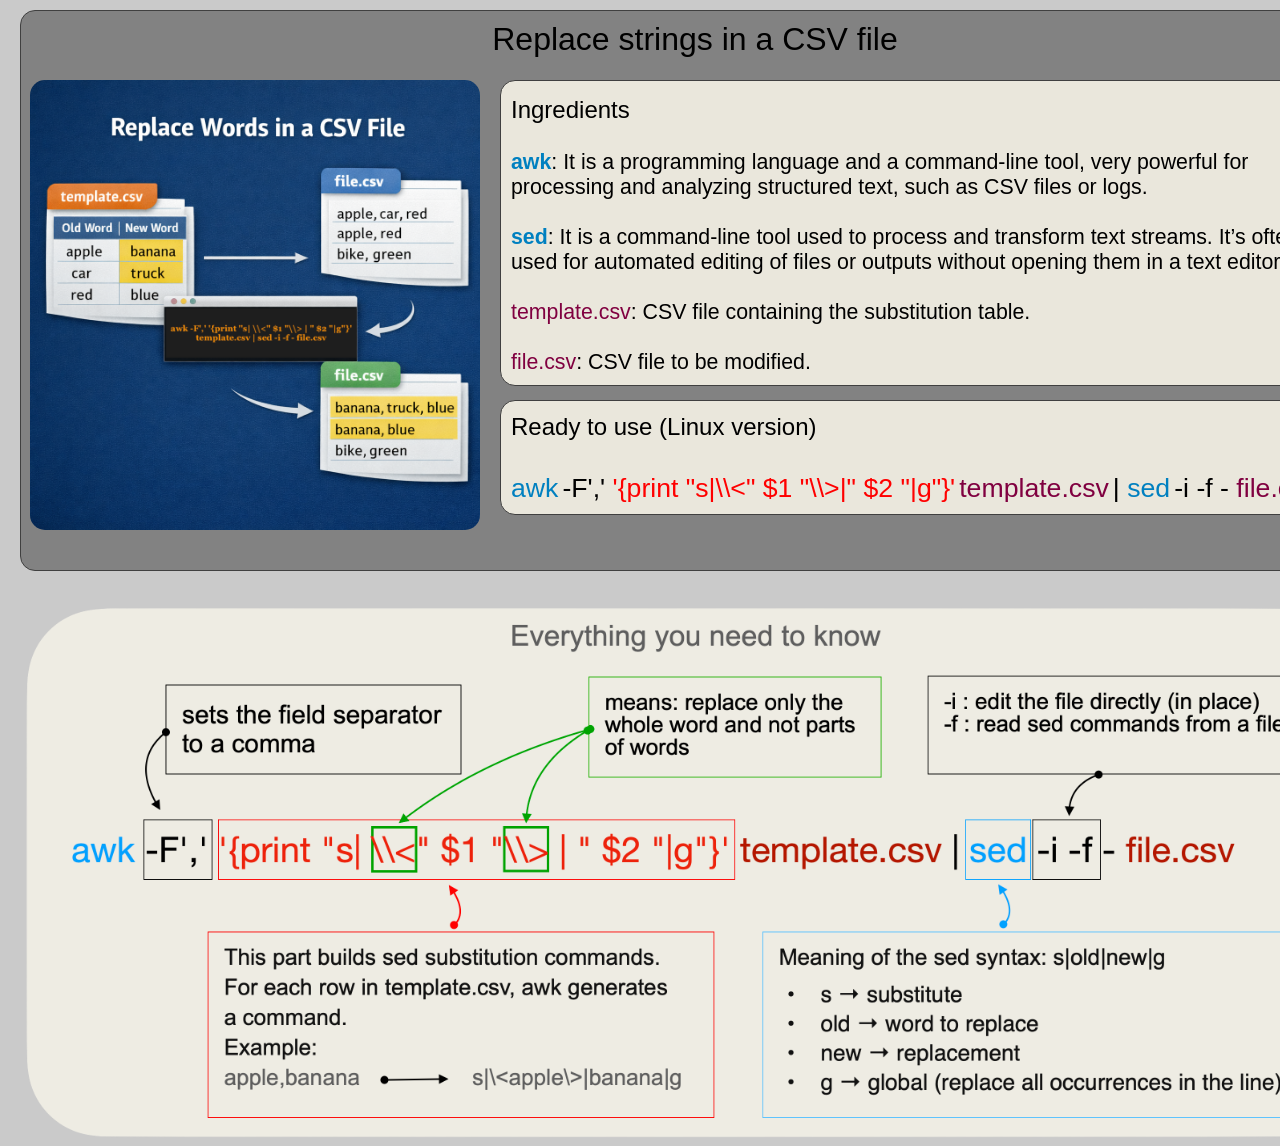
<file: external_pages/recipes/recipe_CSV_01/index.html>
<!DOCTYPE html>
<html>

<head>
  <meta charset="utf-8">
  <meta name="viewport" content="width=device-width, initial-scale=1">
  <meta name="generator" content="RocketCake">
  <title></title>
  <link rel="stylesheet" type="text/css" href="index_html.css?h=55fef2e9">
</head>

<body>
  <div class="textstyle1">
    <div id="container_7d1752af">
      <div id="container_7d1752af_padding">
        <div class="textstyle2">
          <span class="textstyle3">Replace strings in a CSV file</span>
        </div>
      </div>
    </div>
    <img src="rc_images/recipe_01.png" width="1024" height="1024" id="img_e4bf9ac" alt="" title="" />
    <div id="container_49364a9">
      <div id="container_49364a9_padding">
        <div class="textstyle1">
          <span class="textstyle4">Ingredients</span><span class="textstyle5"><br /></span><span
            class="textstyle6"><br /></span><span class="textstyle7">awk</span><span class="textstyle6">: It is a
            programming language and a command-line tool, very powerful for processing and analyzing structured text,
            such as CSV files or logs.<br /><br /></span><span class="textstyle7">sed</span><span class="textstyle6">:
            It is a command-line tool used to process and transform text streams. It&#8217;s often used for automated
            editing of files or outputs without opening them in a text editor.<br /><br /></span><span
            class="textstyle8">template.csv</span><span class="textstyle6">: CSV file containing the substitution
            table.<br /><br /></span><span class="textstyle8">file.csv</span><span class="textstyle6">: CSV file to be
            modified.</span>
        </div>
      </div>
    </div>
    <div id="container_594a0821">
      <div id="container_594a0821_padding">
        <div class="textstyle1">
          <span class="textstyle4">Ready to use (Linux version)</span><span class="textstyle9"><br /><br /></span><span
            class="textstyle10">awk</span> <span class="textstyle9"> -F',' </span>
          <span class="textstyle11">'{print &quot;s|\\&lt;&quot; $1 &quot;\\&gt;|&quot; $2 &quot;|g&quot;}'</span>
          <span class="textstyle9"> </span>
          <span class="textstyle12">template.csv</span>
          <span class="textstyle9"> | </span>
          <span class="textstyle10">sed</span>
          <span class="textstyle9"> -i -f - </span>
          <span class="textstyle12">file.csv</span>
        </div>
      </div>
    </div>
    <img src="rc_images/csv_short_2048x825.png" width="2048" height="825" id="img_64f37254" alt="" title="" />
  </div>
</body>

</html>
</file>
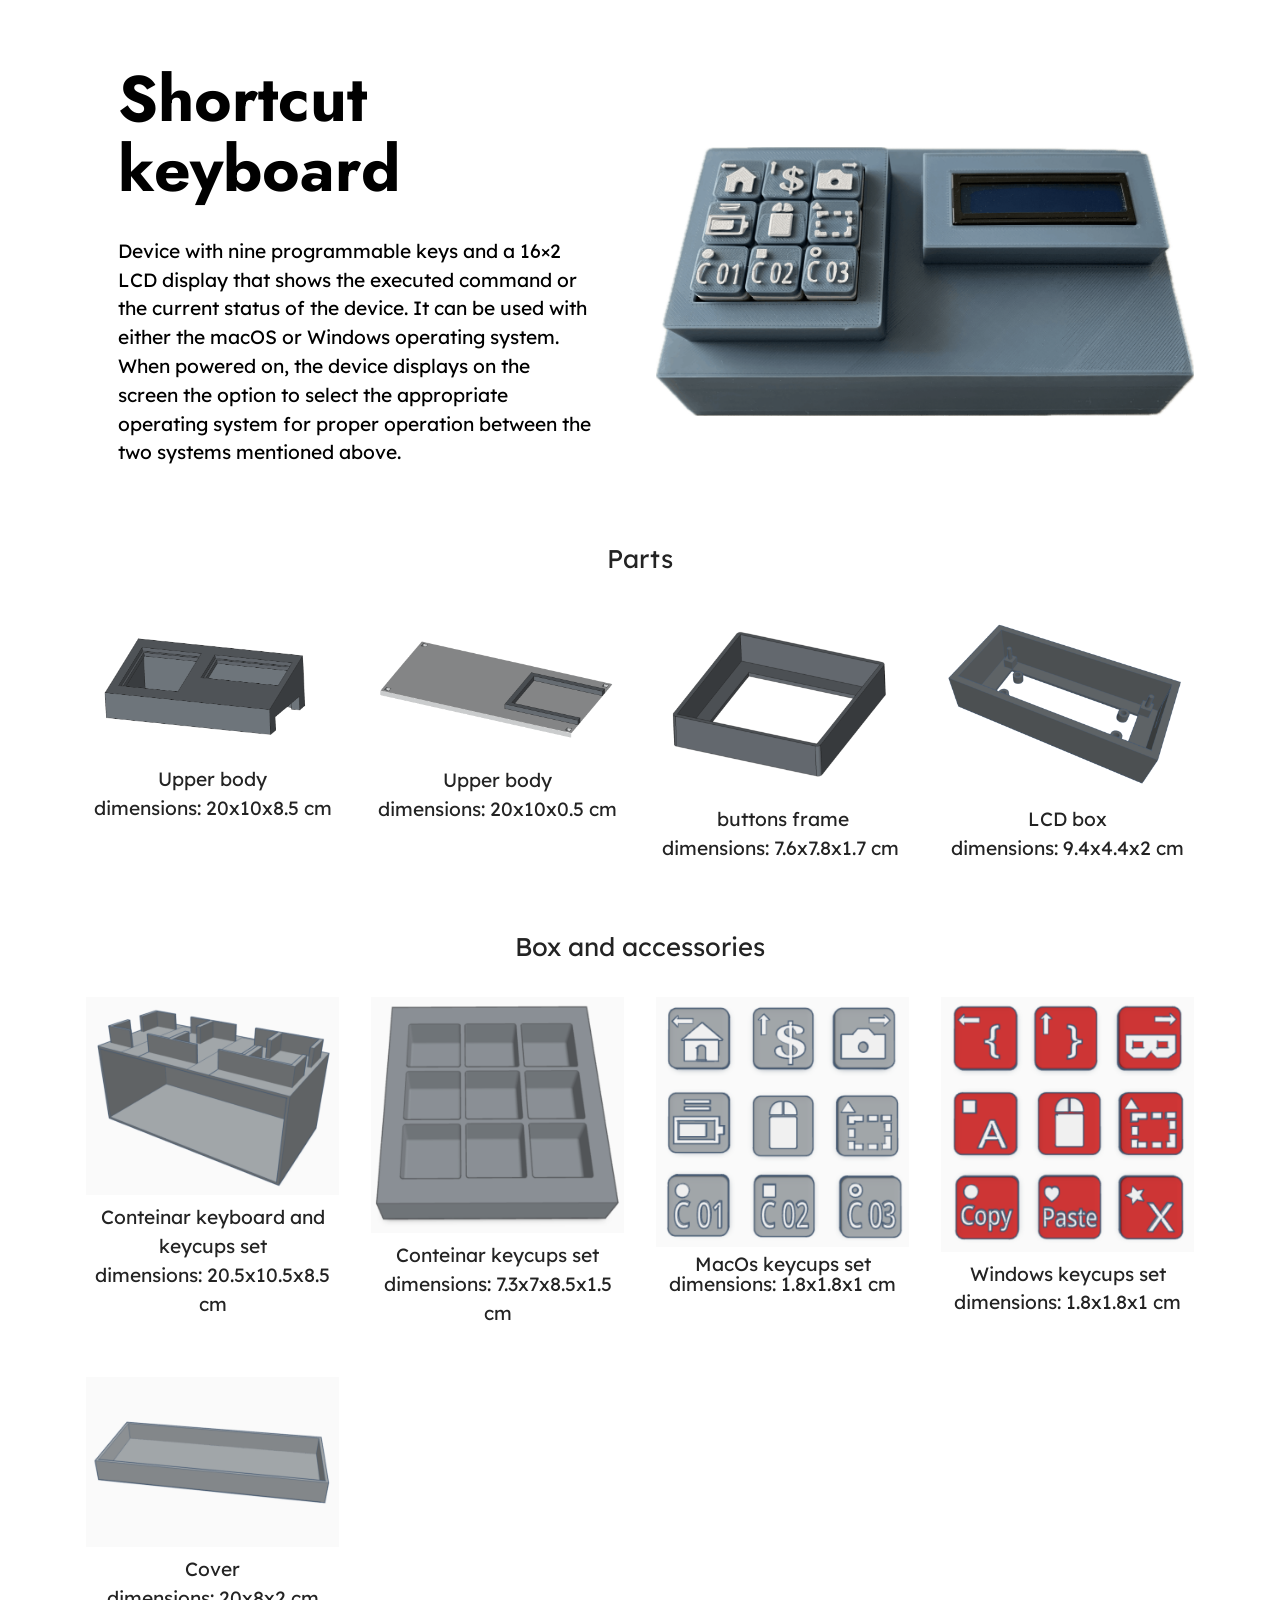
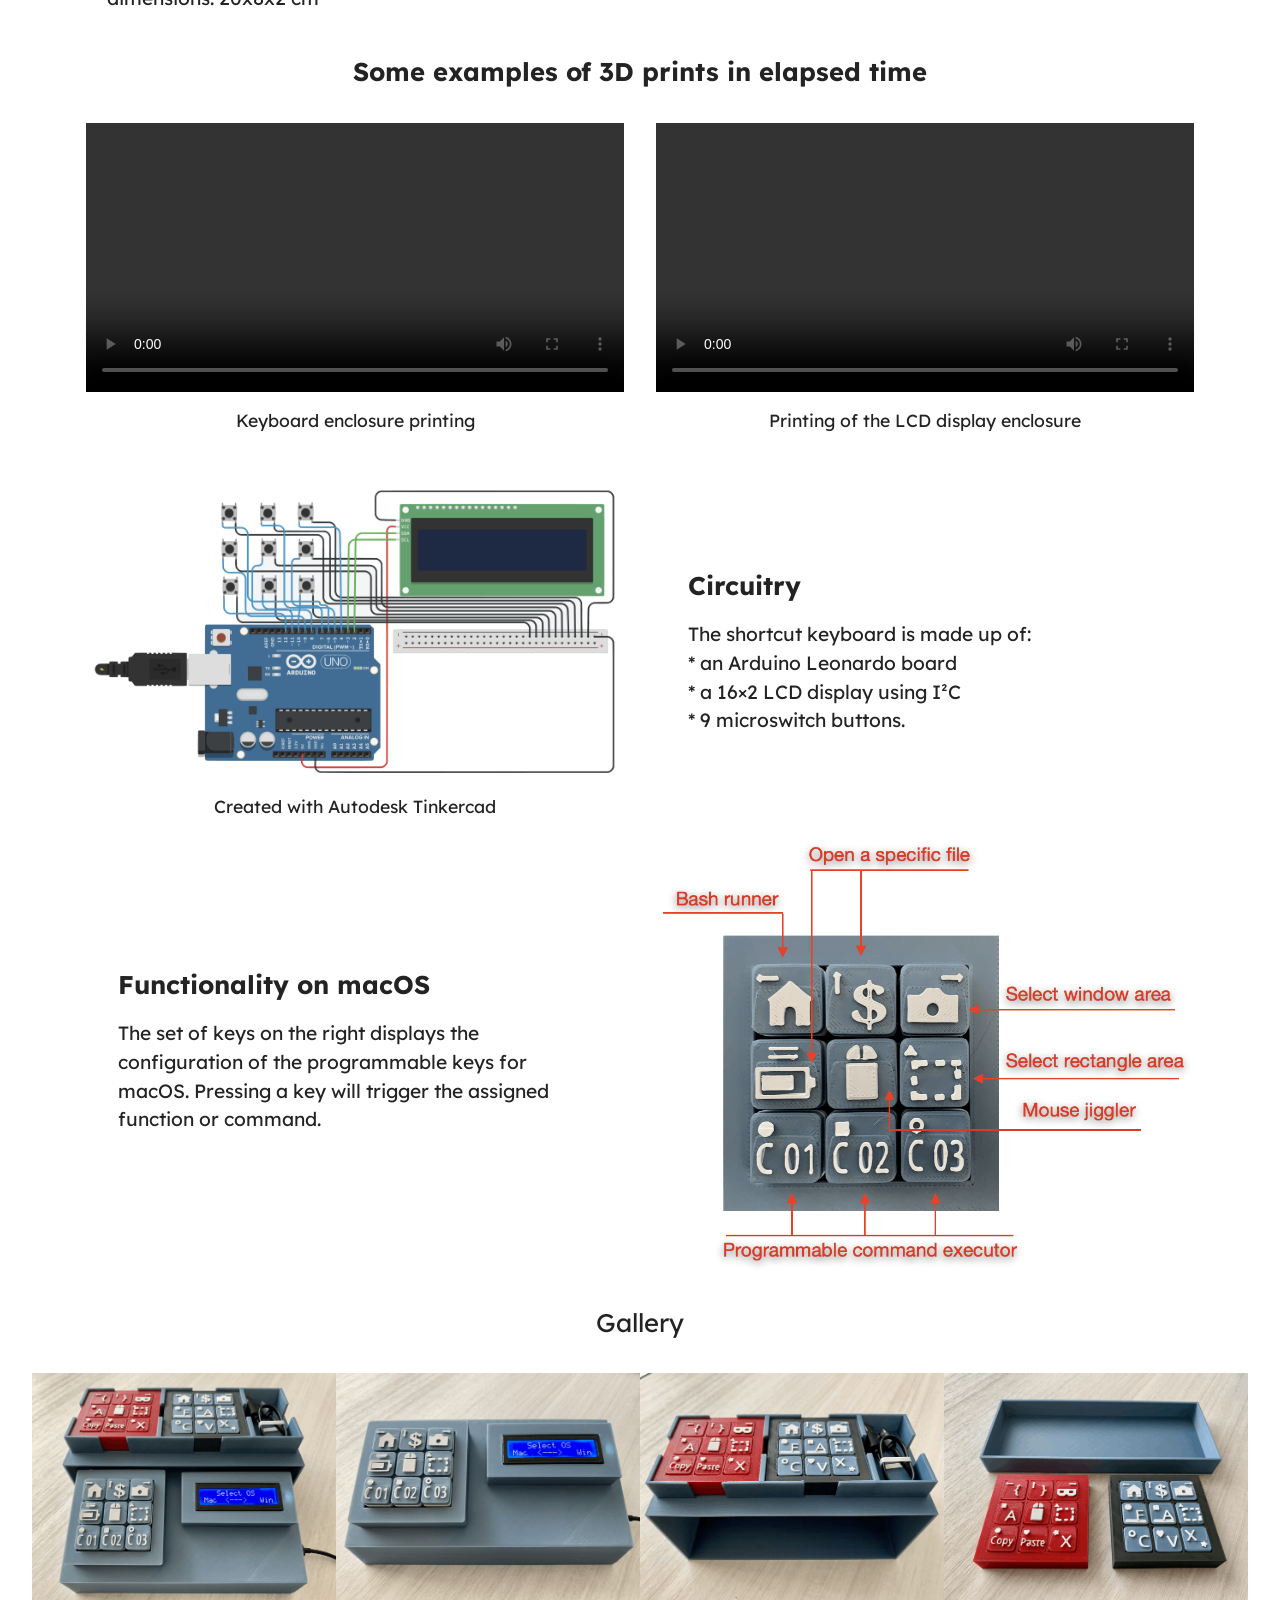
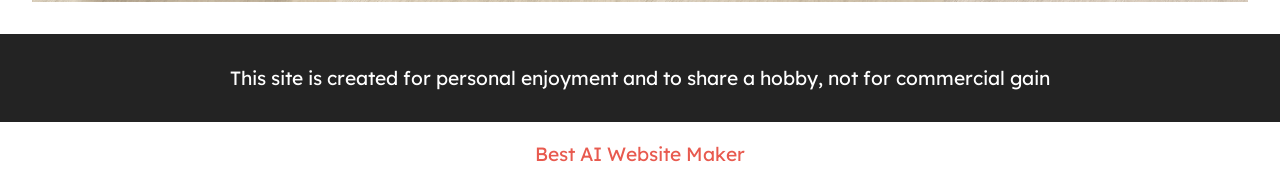
<file: page1.html>
<!DOCTYPE html>
<html  >
<head>
  <!-- Site made with Mobirise Website Builder v6.1.10, https://mobirise.com -->
  <meta charset="UTF-8">
  <meta http-equiv="X-UA-Compatible" content="IE=edge">
  <meta name="generator" content="Mobirise v6.1.10, mobirise.com">
  <meta name="viewport" content="width=device-width, initial-scale=1, minimum-scale=1">
  <link rel="shortcut icon" href="assets/images/logo.png" type="image/x-icon">
  <meta name="description" content="">
  
  
  <title>Keyboard</title>
  <link rel="stylesheet" href="assets/web/assets/mobirise-icons2/mobirise2.css">
  <link rel="stylesheet" href="assets/bootstrap/css/bootstrap.min.css">
  <link rel="stylesheet" href="assets/theme/css/style.css">
  <link rel="preload" href="https://fonts.googleapis.com/css?family=Jost:100,200,300,400,500,600,700,800,900,100i,200i,300i,400i,500i,600i,700i,800i,900i&display=swap" as="style" onload="this.onload=null;this.rel='stylesheet'">
  <noscript><link rel="stylesheet" href="https://fonts.googleapis.com/css?family=Jost:100,200,300,400,500,600,700,800,900,100i,200i,300i,400i,500i,600i,700i,800i,900i&display=swap"></noscript>
  <link rel="preload" href="https://fonts.googleapis.com/css?family=Lexend:100,200,300,400,500,600,700,800,900&display=swap" as="style" onload="this.onload=null;this.rel='stylesheet'">
  <noscript><link rel="stylesheet" href="https://fonts.googleapis.com/css?family=Lexend:100,200,300,400,500,600,700,800,900&display=swap"></noscript>
  <link rel="preload" as="style" href="assets/mobirise/css/mbr-additional.css?v=JTv9Yv"><link rel="stylesheet" href="assets/mobirise/css/mbr-additional.css?v=JTv9Yv" type="text/css">

  
  
  
</head>
<body>
  
  <section data-bs-version="5.1" class="start article4 cid-vhBwsdpm79" id="article04-2m">
	

	
	

	<div class="container">
		<div class="row justify-content-center">
			<div class="col-12 col-md-12 col-lg-6 image-wrapper">
				<img class="w-100" src="assets/images/sk20copia-1256x627.png" alt="Mobirise Website Builder">
			</div>
			<div class="col-12 col-md-12 col-lg">
				<div class="text-wrapper align-left">
					<h1 class="mbr-section-title mbr-fonts-style mb-4 display-1"><strong>Shortcut keyboard</strong></h1>
					<p class="mbr-text mbr-fonts-style mb-4 display-7">
						Device with nine programmable keys and a 16×2 LCD display that shows the executed command or the current status of the device. It can be used with either the macOS or Windows operating system. When powered on, the device displays on the screen the option to select the appropriate operating system for proper operation between the two systems mentioned above.
					</p>
					
				</div>
			</div>
		</div>
	</div>
</section>

<section data-bs-version="5.1" class="gallery5 mbr-gallery cid-vdRvyvOypp" id="gallery5-17">
    

    
    

    <div class="container">
        <div class="mbr-section-head">
            
            <h4 class="mbr-section-subtitle mbr-fonts-style align-center mb-0 mt-2 display-5">Parts</h4>
        </div>
        <div class="row mbr-gallery mt-4">
            <div class="col-12 col-md-6 col-lg-3 item gallery-image active">
                <div class="item-wrapper" data-toggle="modal" data-bs-toggle="modal" data-target="#vij44EUcVb-modal" data-bs-target="#vij44EUcVb-modal">
                    <img class="w-100" src="assets/images/img-sk-cover-upper-816x477.png" alt="" data-slide-to="0" data-bs-slide-to="0" data-target="#lb-vij44EUcVb" data-bs-target="#lb-vij44EUcVb">
                    <div class="icon-wrapper">
                        <span class="mobi-mbri mobi-mbri-search mbr-iconfont mbr-iconfont-btn"></span>
                    </div>
                </div>
                <h6 class="mbr-item-subtitle mbr-fonts-style align-center mb-2 mt-2 display-7">Upper body<br>dimensions: 20x10x8.5 cm</h6>
            </div><div class="col-12 col-md-6 col-lg-3 item gallery-image">
                <div class="item-wrapper" data-toggle="modal" data-bs-toggle="modal" data-target="#vij44EUcVb-modal" data-bs-target="#vij44EUcVb-modal">
                    <img class="w-100" src="assets/images/img-sk-cover-bottom-816x480.png" alt="" data-slide-to="1" data-bs-slide-to="1" data-target="#lb-vij44EUcVb" data-bs-target="#lb-vij44EUcVb">
                    <div class="icon-wrapper">
                        <span class="mobi-mbri mobi-mbri-search mbr-iconfont mbr-iconfont-btn"></span>
                    </div>
                </div>
                <h6 class="mbr-item-subtitle mbr-fonts-style align-center mb-2 mt-2 display-7">Upper body<div>dimensions: 20x10x0.5 cm</div></h6>
            </div>
            <div class="col-12 col-md-6 col-lg-3 item gallery-image">
                <div class="item-wrapper" data-toggle="modal" data-bs-toggle="modal" data-target="#vij44EUcVb-modal" data-bs-target="#vij44EUcVb-modal">
                    <img class="w-100" src="assets/images/screenshot202026-03-1420alle2018.21.10-816x605.png" alt="" data-slide-to="2" data-bs-slide-to="2" data-target="#lb-vij44EUcVb" data-bs-target="#lb-vij44EUcVb">
                    <div class="icon-wrapper">
                        <span class="mobi-mbri mobi-mbri-search mbr-iconfont mbr-iconfont-btn"></span>
                    </div>
                </div>
                <h6 class="mbr-item-subtitle mbr-fonts-style align-center mb-2 mt-2 display-7">buttons frame<br>dimensions: 7.6x7.8x1.7 cm&nbsp;</h6>
            </div>
            <div class="col-12 col-md-6 col-lg-3 item gallery-image">
                <div class="item-wrapper" data-toggle="modal" data-bs-toggle="modal" data-target="#vij44EUcVb-modal" data-bs-target="#vij44EUcVb-modal">
                    <img class="w-100" src="assets/images/screenshot202026-03-1420alle2018.32.56-816x606.png" alt="" data-slide-to="3" data-bs-slide-to="3" data-target="#lb-vij44EUcVb" data-bs-target="#lb-vij44EUcVb">
                    <div class="icon-wrapper">
                        <span class="mobi-mbri mobi-mbri-search mbr-iconfont mbr-iconfont-btn"></span>
                    </div>
                </div>
                <h6 class="mbr-item-subtitle mbr-fonts-style align-center mb-2 mt-2 display-7">LCD box<br>dimensions: 9.4x4.4x2 cm</h6>
            </div>
            
        </div>

        <div class="modal mbr-slider" tabindex="-1" role="dialog" aria-hidden="true" id="vij44EUcVb-modal">
            <div class="modal-dialog" role="document">
                <div class="modal-content">
                    <div class="modal-body">
                        <div class="carousel slide carousel-fade" id="lb-vij44EUcVb" data-ride="carousel" data-bs-ride="carousel" data-interval="10000" data-bs-interval="10000">
                            <div class="carousel-inner">
                                <div class="carousel-item active">
                                    <img class="d-block w-100" src="assets/images/img-sk-cover-upper-816x477.png" alt="Mobirise Website Builder">
                                </div><div class="carousel-item">
                                    <img class="d-block w-100" src="assets/images/img-sk-cover-bottom-816x480.png" alt="Mobirise Website Builder">
                                </div>
                                <div class="carousel-item">
                                    <img class="d-block w-100" src="assets/images/screenshot202026-03-1420alle2018.21.10-816x605.png" alt="Mobirise Website Builder">
                                </div>
                                <div class="carousel-item">
                                    <img class="d-block w-100" src="assets/images/screenshot202026-03-1420alle2018.32.56-816x606.png" alt="Mobirise Website Builder">
                                </div>
                                
                            </div>
                            <ol class="carousel-indicators">
                                <li data-slide-to="0" data-bs-slide-to="0" class="active" data-target="#lb-vij44EUcVb" data-bs-target="#lb-vij44EUcVb"></li>
                                <li data-slide-to="1" data-bs-slide-to="1" data-target="#lb-vij44EUcVb" data-bs-target="#lb-vij44EUcVb"></li>
                                <li data-slide-to="2" data-bs-slide-to="2" data-target="#lb-vij44EUcVb" data-bs-target="#lb-vij44EUcVb"></li>
                                <li data-slide-to="3" data-bs-slide-to="3" data-target="#lb-vij44EUcVb" data-bs-target="#lb-vij44EUcVb"></li>
                            </ol>
                            <a role="button" href="" class="close" data-dismiss="modal" data-bs-dismiss="modal" aria-label="Close">
                            </a>
                            <a class="carousel-control-prev carousel-control" role="button" data-slide="prev" data-bs-slide="prev" href="#lb-vij44EUcVb">
                                <span class="mobi-mbri mobi-mbri-arrow-prev" aria-hidden="true"></span>
                                <span class="sr-only visually-hidden">Previous</span>
                            </a>
                            <a class="carousel-control-next carousel-control" role="button" data-slide="next" data-bs-slide="next" href="#lb-vij44EUcVb">
                                <span class="mobi-mbri mobi-mbri-arrow-next" aria-hidden="true"></span>
                                <span class="sr-only visually-hidden">Next</span>
                            </a>
                        </div>
                    </div>
                </div>
            </div>
        </div>
    </div>
</section>

<section data-bs-version="5.1" class="gallery5 mbr-gallery cid-vdVvS2uoK7" id="gallery5-19">
    

    
    

    <div class="container">
        <div class="mbr-section-head">
            
            <h4 class="mbr-section-subtitle mbr-fonts-style align-center mb-0 mt-2 display-5">Box and accessories</h4>
        </div>
        <div class="row mbr-gallery mt-4">
            <div class="col-12 col-md-6 col-lg-3 item gallery-image active">
                <div class="item-wrapper" data-toggle="modal" data-bs-toggle="modal" data-target="#vij44FkdUU-modal" data-bs-target="#vij44FkdUU-modal">
                    <img class="w-100" src="assets/images/screenshot202026-03-1520alle2010.34.40-596x466.png" alt="" data-slide-to="0" data-bs-slide-to="0" data-target="#lb-vij44FkdUU" data-bs-target="#lb-vij44FkdUU">
                    <div class="icon-wrapper">
                        <span class="mobi-mbri mobi-mbri-search mbr-iconfont mbr-iconfont-btn"></span>
                    </div>
                </div>
                <h6 class="mbr-item-subtitle mbr-fonts-style align-center mb-2 mt-2 display-7">Conteinar keyboard and keycups set<br>dimensions: 20.5x10.5x8.5 cm</h6>
            </div>
            <div class="col-12 col-md-6 col-lg-3 item gallery-image">
                <div class="item-wrapper" data-toggle="modal" data-bs-toggle="modal" data-target="#vij44FkdUU-modal" data-bs-target="#vij44FkdUU-modal">
                    <img class="w-100" src="assets/images/screenshot202026-03-1420alle2018.48.03-596x556.png" alt="" data-slide-to="1" data-bs-slide-to="1" data-target="#lb-vij44FkdUU" data-bs-target="#lb-vij44FkdUU">
                    <div class="icon-wrapper">
                        <span class="mobi-mbri mobi-mbri-search mbr-iconfont mbr-iconfont-btn"></span>
                    </div>
                </div>
                <h6 class="mbr-item-subtitle mbr-fonts-style align-center mb-2 mt-2 display-7">Conteinar keycups set<br>dimensions: 7.3x7x8.5x1.5 cm</h6>
            </div>
            <div class="col-12 col-md-6 col-lg-3 item gallery-image">
                <div class="item-wrapper" data-toggle="modal" data-bs-toggle="modal" data-target="#vij44FkdUU-modal" data-bs-target="#vij44FkdUU-modal">
                    <img class="w-100" src="assets/images/screenshot202026-03-1420alle2018.46.28-596x589.png" alt="" data-slide-to="2" data-bs-slide-to="2" data-target="#lb-vij44FkdUU" data-bs-target="#lb-vij44FkdUU">
                    <div class="icon-wrapper">
                        <span class="mobi-mbri mobi-mbri-search mbr-iconfont mbr-iconfont-btn"></span>
                    </div>
                </div>
                <h6 class="mbr-item-subtitle mbr-fonts-style align-center mb-2 mt-2 display-7"><p>MacOs keycups set<br>dimensions: 1.8x1.8x1 cm</p><p><br></p></h6>
            </div><div class="col-12 col-md-6 col-lg-3 item gallery-image">
                <div class="item-wrapper" data-toggle="modal" data-bs-toggle="modal" data-target="#vij44FkdUU-modal" data-bs-target="#vij44FkdUU-modal">
                    <img class="w-100" src="assets/images/screenshot202026-03-1420alle2018.46.45-596x599.png" alt="" data-slide-to="3" data-bs-slide-to="3" data-target="#lb-vij44FkdUU" data-bs-target="#lb-vij44FkdUU">
                    <div class="icon-wrapper">
                        <span class="mobi-mbri mobi-mbri-search mbr-iconfont mbr-iconfont-btn"></span>
                    </div>
                </div>
                <h6 class="mbr-item-subtitle mbr-fonts-style align-center mb-2 mt-2 display-7">Windows keycups set<br>dimensions: 1.8x1.8x1 cm</h6>
            </div><div class="col-12 col-md-6 col-lg-3 item gallery-image">
                <div class="item-wrapper" data-toggle="modal" data-bs-toggle="modal" data-target="#vij44FkdUU-modal" data-bs-target="#vij44FkdUU-modal">
                    <img class="w-100" src="assets/images/screenshot202026-03-1520alle2010.36.04-596x400.png" alt="" data-slide-to="4" data-bs-slide-to="4" data-target="#lb-vij44FkdUU" data-bs-target="#lb-vij44FkdUU">
                    <div class="icon-wrapper">
                        <span class="mobi-mbri mobi-mbri-search mbr-iconfont mbr-iconfont-btn"></span>
                    </div>
                </div>
                <h6 class="mbr-item-subtitle mbr-fonts-style align-center mb-2 mt-2 display-7">Cover<br>dimensions: 20x8x2 cm</h6>
            </div>
            
        </div>

        <div class="modal mbr-slider" tabindex="-1" role="dialog" aria-hidden="true" id="vij44FkdUU-modal">
            <div class="modal-dialog" role="document">
                <div class="modal-content">
                    <div class="modal-body">
                        <div class="carousel slide" id="lb-vij44FkdUU" data-interval="5000" data-bs-interval="5000">
                            <div class="carousel-inner">
                                <div class="carousel-item active">
                                    <img class="d-block w-100" src="assets/images/screenshot202026-03-1520alle2010.34.40-596x466.png" alt="Mobirise Website Builder">
                                </div>
                                <div class="carousel-item">
                                    <img class="d-block w-100" src="assets/images/screenshot202026-03-1420alle2018.48.03-596x556.png" alt="Mobirise Website Builder">
                                </div>
                                <div class="carousel-item">
                                    <img class="d-block w-100" src="assets/images/screenshot202026-03-1420alle2018.46.28-596x589.png" alt="Mobirise Website Builder">
                                </div><div class="carousel-item">
                                    <img class="d-block w-100" src="assets/images/screenshot202026-03-1420alle2018.46.45-596x599.png" alt="Mobirise Website Builder">
                                </div><div class="carousel-item">
                                    <img class="d-block w-100" src="assets/images/screenshot202026-03-1520alle2010.36.04-596x400.png" alt="Mobirise Website Builder">
                                </div>
                                
                            </div>
                            <ol class="carousel-indicators">
                                <li data-slide-to="0" data-bs-slide-to="0" class="active" data-target="#lb-vij44FkdUU" data-bs-target="#lb-vij44FkdUU"></li>
                                <li data-slide-to="1" data-bs-slide-to="1" data-target="#lb-vij44FkdUU" data-bs-target="#lb-vij44FkdUU"></li><li data-slide-to="2" data-bs-slide-to="2" data-target="#lb-vij44FkdUU" data-bs-target="#lb-vij44FkdUU"></li>
                                <li data-slide-to="3" data-bs-slide-to="3" data-target="#lb-vij44FkdUU" data-bs-target="#lb-vij44FkdUU"></li>
                                <li data-slide-to="4" data-bs-slide-to="4" data-target="#lb-vij44FkdUU" data-bs-target="#lb-vij44FkdUU"></li>
                            </ol>
                            <a role="button" href="" class="close" data-dismiss="modal" data-bs-dismiss="modal" aria-label="Close">
                            </a>
                            <a class="carousel-control-prev carousel-control" role="button" data-slide="prev" data-bs-slide="prev" href="#lb-vij44FkdUU">
                                <span class="mobi-mbri mobi-mbri-arrow-prev" aria-hidden="true"></span>
                                <span class="sr-only visually-hidden">Previous</span>
                            </a>
                            <a class="carousel-control-next carousel-control" role="button" data-slide="next" data-bs-slide="next" href="#lb-vij44FkdUU">
                                <span class="mobi-mbri mobi-mbri-arrow-next" aria-hidden="true"></span>
                                <span class="sr-only visually-hidden">Next</span>
                            </a>
                        </div>
                    </div>
                </div>
            </div>
        </div>
    </div>
</section>

<section data-bs-version="5.1" class="video3 cid-viaKPdCFr5" id="video3-3v">
    
    
    
    <div class="container">
        <div class="mbr-section-head">
            <h4 class="mbr-section-title mbr-fonts-style mb-0 display-5"><strong>Some examples of 3D prints in elapsed time</strong></h4>
            
        </div>
        <div class="row mt-4">
            <div class="col-12 col-md-6 video-block">
                <div class="video-wrapper"><video style="width:100%" controls playsinline><source src="https://fgreco73.github.io/MyDigitalLife/video/container.mp4"/></video></div>
                <p class="mbr-text pt-2 mbr-fonts-style display-4">
                    Keyboard enclosure printing</p>
            </div>
            <div class="col-12 col-md-6 video-block">
                <div class="video-wrapper"><video style="width:100%" controls playsinline><source src="https://fgreco73.github.io/MyDigitalLife/video/lcd_container.mp4"/></video></div>
                <p class="mbr-text pt-2 mbr-fonts-style display-4">Printing of the LCD display enclosure</p>
            </div>
        </div>
    </div>
</section>

<section data-bs-version="5.1" class="image1 cid-vdRyQhmgnz" id="image1-18">
    

    
    

    <div class="container">
        <div class="row align-items-center">
            <div class="col-12 col-lg-6">
                <div class="image-wrapper">
                    <img src="assets/images/screenshot202026-01-0420alle2016.32.21-1256x710.png" alt="">
                    <p class="mbr-description mbr-fonts-style pt-2 align-center display-4">
                    Created with Autodesk Tinkercad</p>
                </div>
            </div>
            <div class="col-12 col-lg">
                <div class="text-wrapper">
                    <h3 class="mbr-section-title mbr-fonts-style mb-3 display-5">
                        <strong>Circuitry</strong></h3>
                    <p class="mbr-text mbr-fonts-style display-7">
                        The shortcut keyboard is made up of:<br>* an Arduino Leonardo board<br>* a 16×2 LCD display using I²C<br>* 9 microswitch buttons.</p>
                </div>
            </div>
        </div>
    </div>
</section>

<section data-bs-version="5.1" class="image2 cid-vdVMMDBPru" id="image2-1e">
    

    
    

    <div class="container">
        <div class="row align-items-center">
            <div class="col-12 col-lg-6">
                <div class="image-wrapper">
                    <img src="assets/images/keyboard-functionality-983x810.png" alt="">
                    
                </div>
            </div>
            <div class="col-12 col-lg">
                <div class="text-wrapper">
                    <h3 class="mbr-section-title mbr-fonts-style mb-3 display-5"><strong>Functionality on macOS</strong></h3>
                    <p class="mbr-text mbr-fonts-style display-7">
                        The set of keys on the right displays the configuration of the programmable keys for macOS. Pressing a key will trigger the assigned function or command.</p>
                </div>
            </div>
        </div>
    </div>
</section>

<section data-bs-version="5.1" class="gallery6 mbr-gallery cid-veALuGgqYv" id="gallery6-1n">
    

    
    

    <div class="container-fluid">
        <div class="mbr-section-head">
            
            <h4 class="mbr-section-subtitle mbr-fonts-style align-center mb-0 mt-2 display-5">Gallery</h4>
        </div>
        <div class="row mbr-gallery mt-4">
            <div class="col-12 col-md-6 col-lg-3 item gallery-image">
                <div class="item-wrapper" data-toggle="modal" data-bs-toggle="modal" data-target="#vij44GQ18c-modal" data-bs-target="#vij44GQ18c-modal">
                    <img class="w-100" src="assets/images/sk-real-2-710x533.png" alt="" data-slide-to="0" data-bs-slide-to="0" data-target="#lb-vij44GQ18c" data-bs-target="#lb-vij44GQ18c">
                    <div class="icon-wrapper">
                        <span class="mobi-mbri mobi-mbri-search mbr-iconfont mbr-iconfont-btn"></span>
                    </div>
                </div>
                
            </div>
            <div class="col-12 col-md-6 col-lg-3 item gallery-image">
                <div class="item-wrapper" data-toggle="modal" data-bs-toggle="modal" data-target="#vij44GQ18c-modal" data-bs-target="#vij44GQ18c-modal">
                    <img class="w-100" src="assets/images/sk-real-1-710x533.png" alt="" data-slide-to="1" data-bs-slide-to="1" data-target="#lb-vij44GQ18c" data-bs-target="#lb-vij44GQ18c">
                    <div class="icon-wrapper">
                        <span class="mobi-mbri mobi-mbri-search mbr-iconfont mbr-iconfont-btn"></span>
                    </div>
                </div>
                
            </div>
            <div class="col-12 col-md-6 col-lg-3 item gallery-image">
                <div class="item-wrapper" data-toggle="modal" data-bs-toggle="modal" data-target="#vij44GQ18c-modal" data-bs-target="#vij44GQ18c-modal">
                    <img class="w-100" src="assets/images/sk-real-3-710x533.png" alt="" data-slide-to="2" data-bs-slide-to="2" data-target="#lb-vij44GQ18c" data-bs-target="#lb-vij44GQ18c">
                    <div class="icon-wrapper">
                        <span class="mobi-mbri mobi-mbri-search mbr-iconfont mbr-iconfont-btn"></span>
                    </div>
                </div>
                
            </div>
            <div class="col-12 col-md-6 col-lg-3 item gallery-image">
                <div class="item-wrapper" data-toggle="modal" data-bs-toggle="modal" data-target="#vij44GQ18c-modal" data-bs-target="#vij44GQ18c-modal">
                    <img class="w-100" src="assets/images/sk-real-4-710x533.png" alt="" data-slide-to="3" data-bs-slide-to="3" data-target="#lb-vij44GQ18c" data-bs-target="#lb-vij44GQ18c">
                    <div class="icon-wrapper">
                        <span class="mobi-mbri mobi-mbri-search mbr-iconfont mbr-iconfont-btn"></span>
                    </div>
                </div>
                
            </div>
        </div>

        <div class="modal mbr-slider" tabindex="-1" role="dialog" aria-hidden="true" id="vij44GQ18c-modal">
            <div class="modal-dialog" role="document">
                <div class="modal-content">
                    <div class="modal-body">
                        <div class="carousel slide" id="lb-vij44GQ18c" data-interval="5000" data-bs-interval="5000">
                            <div class="carousel-inner">
                                <div class="carousel-item active">
                                    <img class="d-block w-100" src="assets/images/sk-real-2-710x533.png" alt="Mobirise Website Builder">
                                </div>
                                <div class="carousel-item">
                                    <img class="d-block w-100" src="assets/images/sk-real-1-710x533.png" alt="Mobirise Website Builder">
                                </div>
                                <div class="carousel-item">
                                    <img class="d-block w-100" src="assets/images/sk-real-3-710x533.png" alt="Mobirise Website Builder">
                                </div>
                                <div class="carousel-item">
                                    <img class="d-block w-100" src="assets/images/sk-real-4-710x533.png" alt="Mobirise Website Builder">
                                </div>
                            </div>
                            <ol class="carousel-indicators">
                                <li data-slide-to="0" data-bs-slide-to="0" class="active" data-target="#lb-vij44GQ18c" data-bs-target="#lb-vij44GQ18c"></li>
                                <li data-slide-to="1" data-bs-slide-to="1" data-target="#lb-vij44GQ18c" data-bs-target="#lb-vij44GQ18c"></li>
                                <li data-slide-to="2" data-bs-slide-to="2" data-target="#lb-vij44GQ18c" data-bs-target="#lb-vij44GQ18c"></li>
                                <li data-slide-to="3" data-bs-slide-to="3" data-target="#lb-vij44GQ18c" data-bs-target="#lb-vij44GQ18c"></li>
                            </ol>
                            <a role="button" href="" class="close" data-dismiss="modal" data-bs-dismiss="modal" aria-label="Close">
                            </a>
                            <a class="carousel-control-prev carousel-control" role="button" data-slide="prev" data-bs-slide="prev" href="#lb-vij44GQ18c">
                                <span class="mobi-mbri mobi-mbri-arrow-prev" aria-hidden="true"></span>
                                <span class="sr-only visually-hidden">Previous</span>
                            </a>
                            <a class="carousel-control-next carousel-control" role="button" data-slide="next" data-bs-slide="next" href="#lb-vij44GQ18c">
                                <span class="mobi-mbri mobi-mbri-arrow-next" aria-hidden="true"></span>
                                <span class="sr-only visually-hidden">Next</span>
                            </a>
                        </div>
                    </div>
                </div>
            </div>
        </div>
    </div>
</section>

<section data-bs-version="5.1" class="footer7 cid-vdaFhaCyhb" once="footers" id="footer7-j">

    

    

    <div class="container">
        <div class="media-container-row align-center mbr-white">
            <div class="col-12">
                <p class="mbr-text mb-0 mbr-fonts-style display-7">
                    This site is created for personal enjoyment and to share a hobby, not for commercial gain
                </p>
            </div>
        </div>
    </div>
</section><section class="display-7" style="padding: 0;align-items: center;justify-content: center;flex-wrap: wrap;    align-content: center;display: flex;position: relative;height: 4rem;"><a href="https://mobiri.se/" style="flex: 1 1;height: 4rem;position: absolute;width: 100%;z-index: 1;"><img alt="" style="height: 4rem;" src="[data-uri]"></a><p style="margin: 0;text-align: center;" class="display-7">&#8204;</p><a style="z-index:1" href="https://mobirise.com/builder/ai-website-maker.html">Best AI Website Maker</a></section><script src="assets/bootstrap/js/bootstrap.bundle.min.js"></script>  <script src="assets/smoothscroll/smooth-scroll.js"></script>  <script src="assets/ytplayer/index.js"></script>  <script src="assets/playervimeo/vimeo_player.js"></script>  <script src="assets/theme/js/script.js"></script>  
  
  
</body>
</html>
</file>
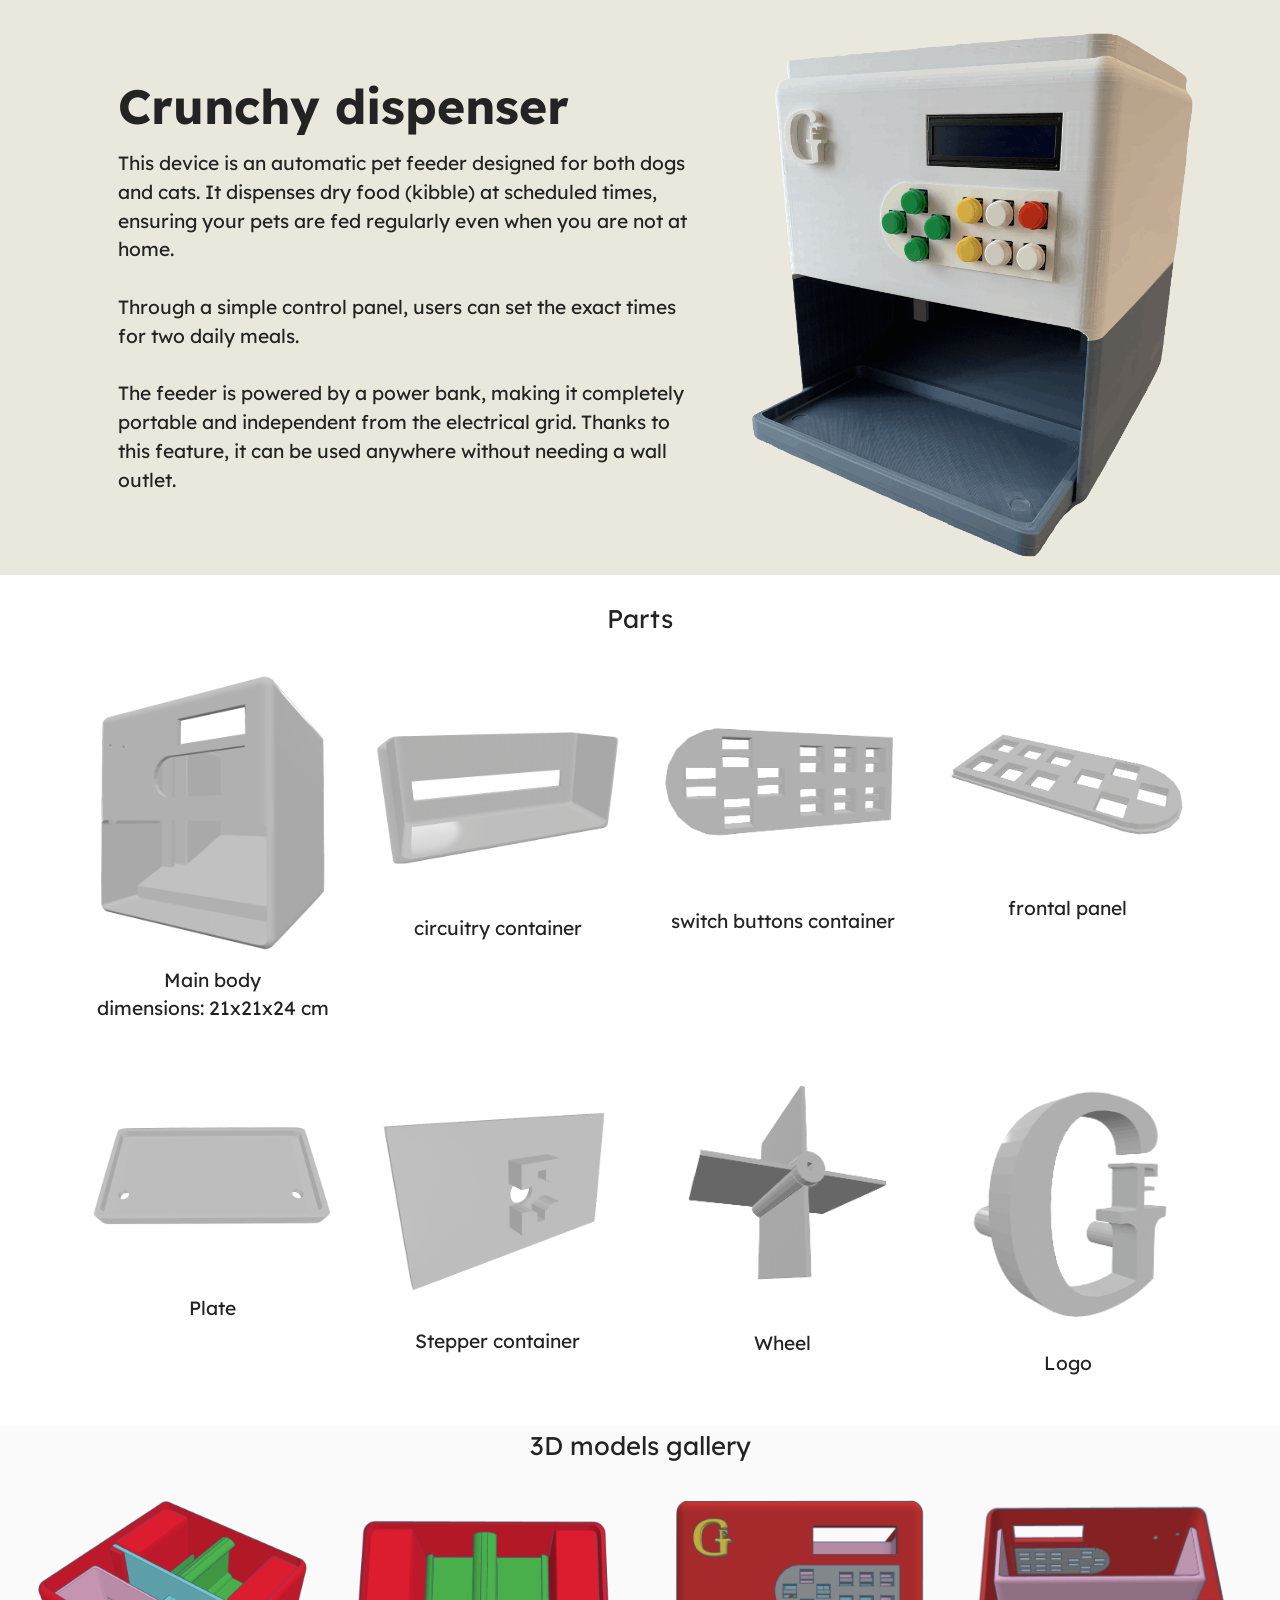
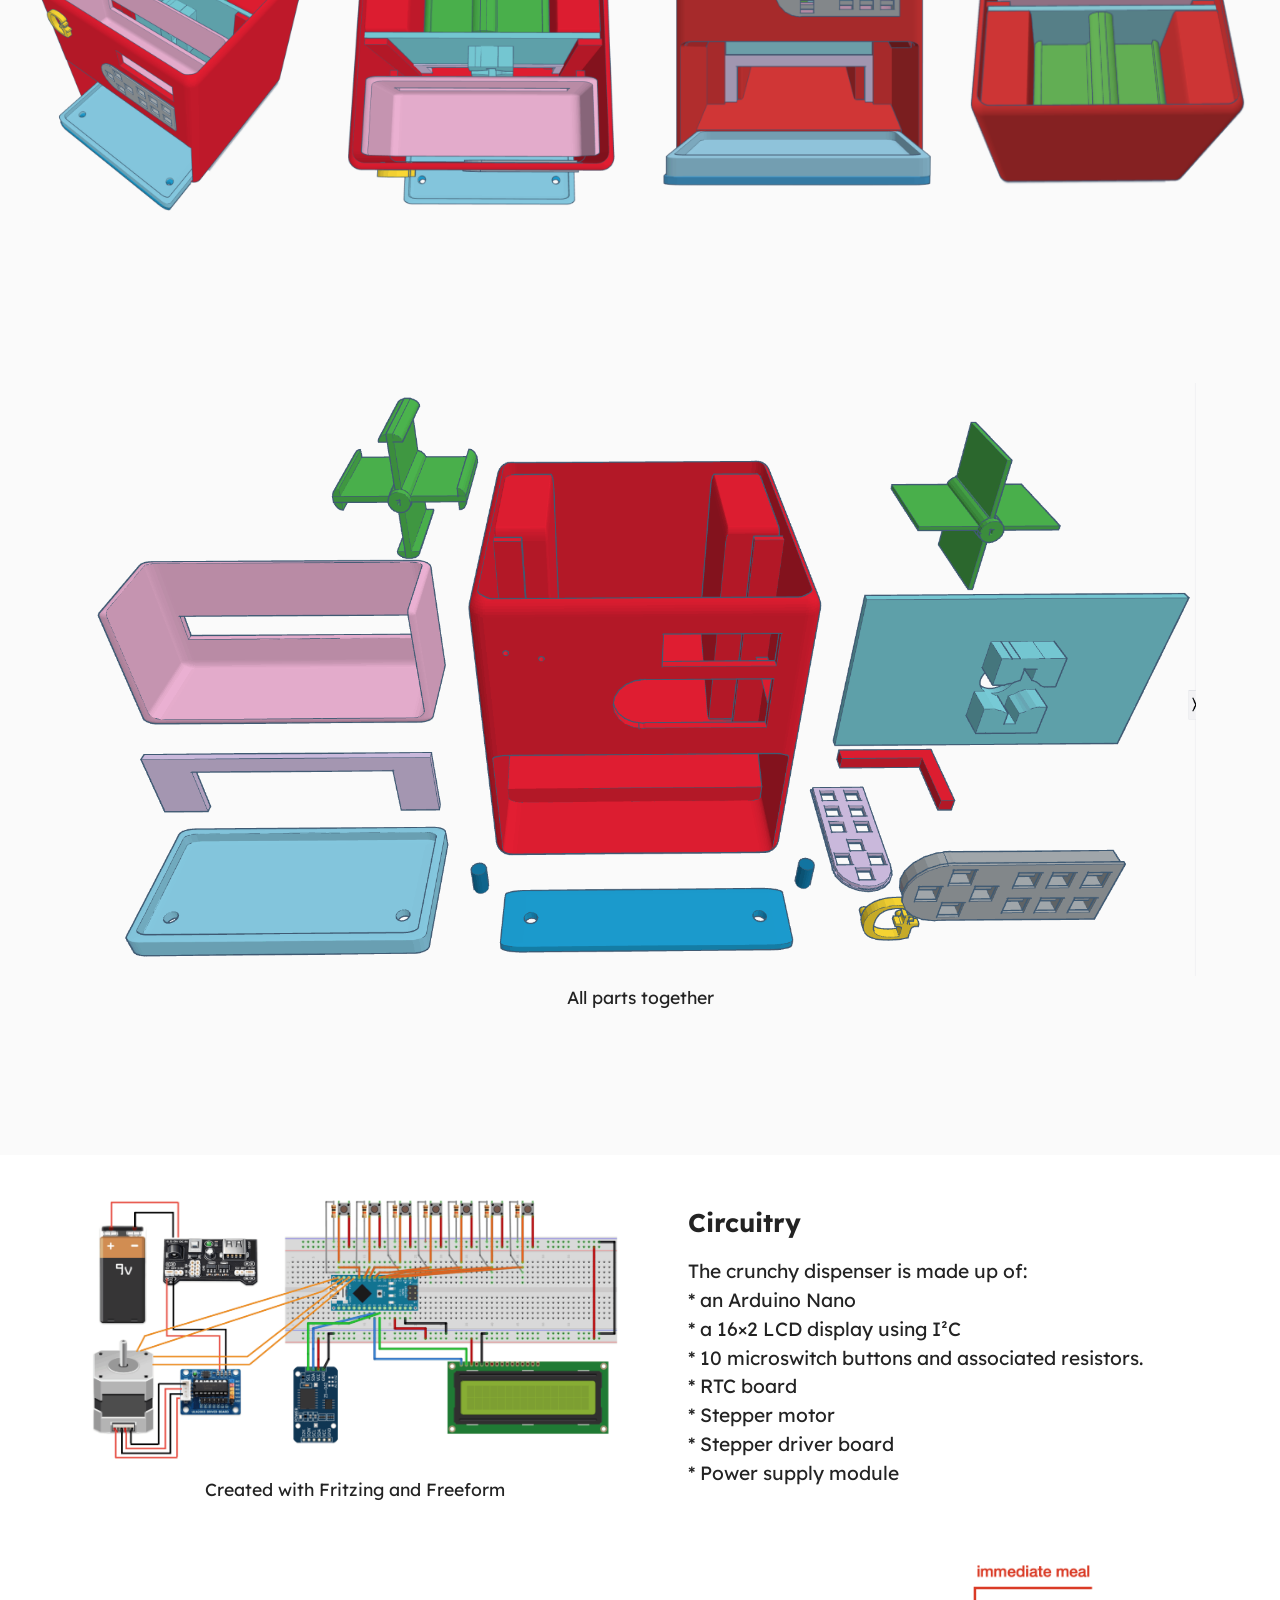
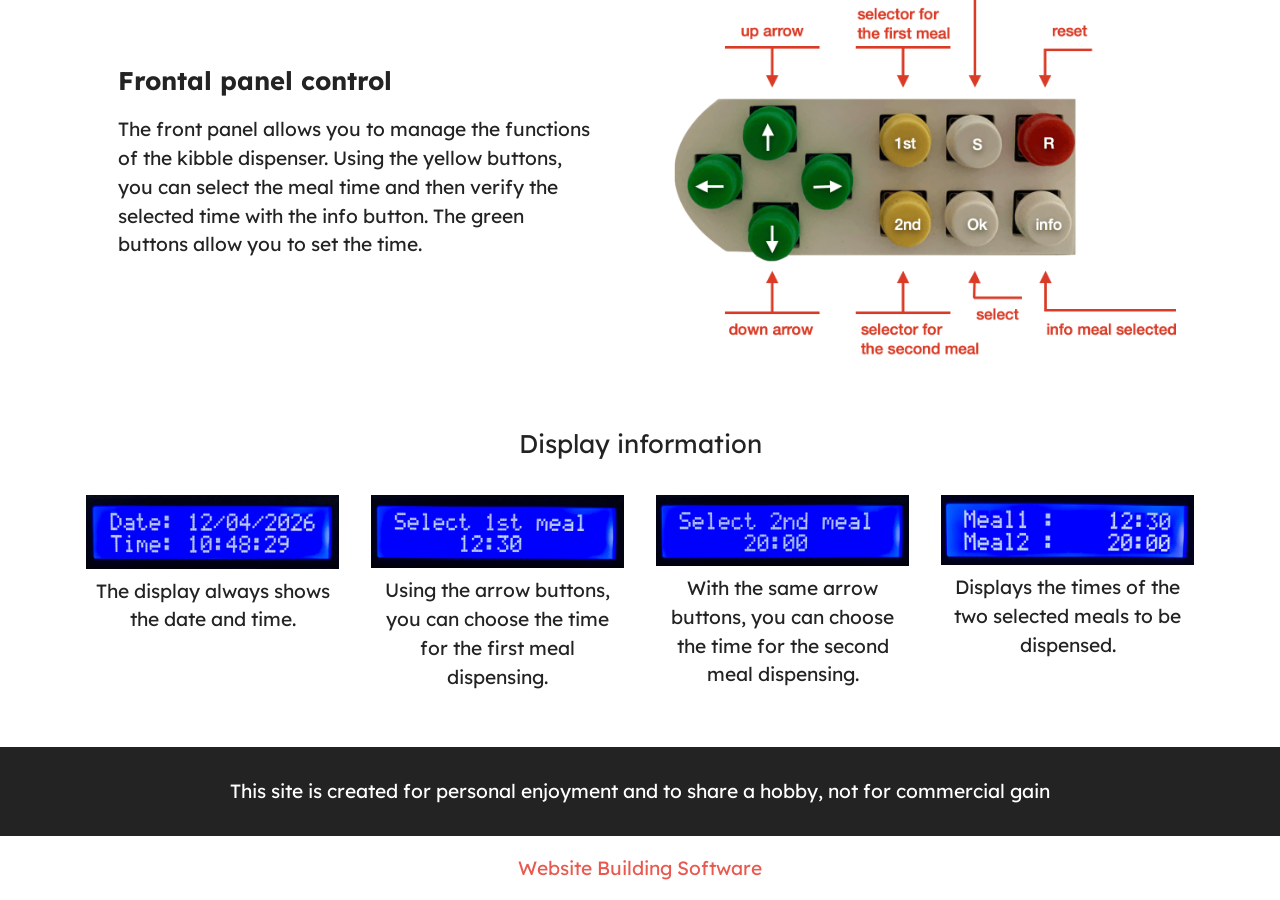
<file: page2.html>
<!DOCTYPE html>
<html  >
<head>
  <!-- Site made with Mobirise Website Builder v6.1.10, https://mobirise.com -->
  <meta charset="UTF-8">
  <meta http-equiv="X-UA-Compatible" content="IE=edge">
  <meta name="generator" content="Mobirise v6.1.10, mobirise.com">
  <meta name="viewport" content="width=device-width, initial-scale=1, minimum-scale=1">
  <link rel="shortcut icon" href="assets/images/logo.png" type="image/x-icon">
  <meta name="description" content="">
  
  
  <title>Dispencer</title>
  <link rel="stylesheet" href="assets/web/assets/mobirise-icons2/mobirise2.css">
  <link rel="stylesheet" href="assets/bootstrap/css/bootstrap.min.css">
  <link rel="stylesheet" href="assets/theme/css/style.css">
  <link rel="preload" href="https://fonts.googleapis.com/css?family=Jost:100,200,300,400,500,600,700,800,900,100i,200i,300i,400i,500i,600i,700i,800i,900i&display=swap" as="style" onload="this.onload=null;this.rel='stylesheet'">
  <noscript><link rel="stylesheet" href="https://fonts.googleapis.com/css?family=Jost:100,200,300,400,500,600,700,800,900,100i,200i,300i,400i,500i,600i,700i,800i,900i&display=swap"></noscript>
  <link rel="preload" href="https://fonts.googleapis.com/css?family=Lexend:100,200,300,400,500,600,700,800,900&display=swap" as="style" onload="this.onload=null;this.rel='stylesheet'">
  <noscript><link rel="stylesheet" href="https://fonts.googleapis.com/css?family=Lexend:100,200,300,400,500,600,700,800,900&display=swap"></noscript>
  <link rel="preload" as="style" href="assets/mobirise/css/mbr-additional.css?v=nLZzGM"><link rel="stylesheet" href="assets/mobirise/css/mbr-additional.css?v=nLZzGM" type="text/css">

  
  
  
</head>
<body>
  
  <section data-bs-version="5.1" class="header14 cid-vfUvq52ugx" id="header14-27">

    

    
    

    <div class="container">
        <div class="row justify-content-center align-items-center">
            <div class="col-12 col-md-5 image-wrapper">
                <img src="assets/images/dispenser-4-816x970.png" alt="Mobirise Website Builder">
            </div>
            <div class="col-12 col-md">
                <div class="text-wrapper">
                    <h1 class="mbr-section-title mbr-fonts-style mb-3 display-2">
                        <strong>Crunchy dispenser</strong></h1>
                    <p class="mbr-text mbr-fonts-style display-7">This device is an automatic pet feeder designed for both dogs and cats. It dispenses dry food (kibble) at scheduled times, ensuring your pets are fed regularly even when you are not at home.<br><br>Through a simple control panel, users can set the exact times for two daily meals.&nbsp;<br><br>The feeder is powered by a power bank, making it completely portable and independent from the electrical grid. Thanks to this feature, it can be used anywhere without needing a wall outlet.</p>
                    
                </div>
            </div>
        </div>
    </div>
</section>

<section data-bs-version="5.1" class="gallery5 mbr-gallery cid-vfUsI8sTXs" id="gallery5-20">
    

    
    

    <div class="container">
        <div class="mbr-section-head">
            
            <h4 class="mbr-section-subtitle mbr-fonts-style align-center mb-0 mt-2 display-5">Parts</h4>
        </div>
        <div class="row mbr-gallery mt-4">
            
            <div class="col-12 col-md-6 col-lg-3 item gallery-image active">
                <div class="item-wrapper" data-toggle="modal" data-bs-toggle="modal" data-target="#vij44KHng2-modal" data-bs-target="#vij44KHng2-modal">
                    <img class="w-100" src="assets/images/body-596x680.png" alt="" data-slide-to="0" data-bs-slide-to="0" data-target="#lb-vij44KHng2" data-bs-target="#lb-vij44KHng2">
                    <div class="icon-wrapper">
                        <span class="mobi-mbri mobi-mbri-search mbr-iconfont mbr-iconfont-btn"></span>
                    </div>
                </div>
                <h6 class="mbr-item-subtitle mbr-fonts-style align-center mb-2 mt-2 display-7">Main body<br>dimensions: 21x21x24 cm</h6>
            </div>
            <div class="col-12 col-md-6 col-lg-3 item gallery-image">
                <div class="item-wrapper" data-toggle="modal" data-bs-toggle="modal" data-target="#vij44KHng2-modal" data-bs-target="#vij44KHng2-modal">
                    <img class="w-100" src="assets/images/circuitry-container-1254x1176.png" alt="" data-slide-to="1" data-bs-slide-to="1" data-target="#lb-vij44KHng2" data-bs-target="#lb-vij44KHng2">
                    <div class="icon-wrapper">
                        <span class="mobi-mbri mobi-mbri-search mbr-iconfont mbr-iconfont-btn"></span>
                    </div>
                </div>
                <h6 class="mbr-item-subtitle mbr-fonts-style align-center mb-2 mt-2 display-7">circuitry container</h6>
            </div><div class="col-12 col-md-6 col-lg-3 item gallery-image">
                <div class="item-wrapper" data-toggle="modal" data-bs-toggle="modal" data-target="#vij44KHng2-modal" data-bs-target="#vij44KHng2-modal">
                    <img class="w-100" src="assets/images/switch-container-596x543.png" alt="" data-slide-to="2" data-bs-slide-to="2" data-target="#lb-vij44KHng2" data-bs-target="#lb-vij44KHng2">
                    <div class="icon-wrapper">
                        <span class="mobi-mbri mobi-mbri-search mbr-iconfont mbr-iconfont-btn"></span>
                    </div>
                </div>
                <h6 class="mbr-item-subtitle mbr-fonts-style align-center mb-2 mt-2 display-7">switch buttons container<br><br></h6>
            </div><div class="col-12 col-md-6 col-lg-3 item gallery-image">
                <div class="item-wrapper" data-toggle="modal" data-bs-toggle="modal" data-target="#vij44KHng2-modal" data-bs-target="#vij44KHng2-modal">
                    <img class="w-100" src="assets/images/mask-1296x1110.png" alt="" data-slide-to="3" data-bs-slide-to="3" data-target="#lb-vij44KHng2" data-bs-target="#lb-vij44KHng2">
                    <div class="icon-wrapper">
                        <span class="mobi-mbri mobi-mbri-search mbr-iconfont mbr-iconfont-btn"></span>
                    </div>
                </div>
                <h6 class="mbr-item-subtitle mbr-fonts-style align-center mb-2 mt-2 display-7">frontal panel</h6>
            </div><div class="col-12 col-md-6 col-lg-3 item gallery-image">
                <div class="item-wrapper" data-toggle="modal" data-bs-toggle="modal" data-target="#vij44KHng2-modal" data-bs-target="#vij44KHng2-modal">
                    <img class="w-100" src="assets/images/base-2-1324x1168.png" alt="" data-slide-to="4" data-bs-slide-to="4" data-target="#lb-vij44KHng2" data-bs-target="#lb-vij44KHng2">
                    <div class="icon-wrapper">
                        <span class="mobi-mbri mobi-mbri-search mbr-iconfont mbr-iconfont-btn"></span>
                    </div>
                </div>
                <h6 class="mbr-item-subtitle mbr-fonts-style align-center mb-2 mt-2 display-7">Plate</h6>
            </div><div class="col-12 col-md-6 col-lg-3 item gallery-image">
                <div class="item-wrapper" data-toggle="modal" data-bs-toggle="modal" data-target="#vij44KHng2-modal" data-bs-target="#vij44KHng2-modal">
                    <img class="w-100" src="assets/images/stepper-container-596x602.png" alt="" data-slide-to="5" data-bs-slide-to="5" data-target="#lb-vij44KHng2" data-bs-target="#lb-vij44KHng2">
                    <div class="icon-wrapper">
                        <span class="mobi-mbri mobi-mbri-search mbr-iconfont mbr-iconfont-btn"></span>
                    </div>
                </div>
                <h6 class="mbr-item-subtitle mbr-fonts-style align-center mb-2 mt-2 display-7">Stepper container</h6>
            </div><div class="col-12 col-md-6 col-lg-3 item gallery-image">
                <div class="item-wrapper" data-toggle="modal" data-bs-toggle="modal" data-target="#vij44KHng2-modal" data-bs-target="#vij44KHng2-modal">
                    <img class="w-100" src="assets/images/whell-2-1134x1154.png" alt="" data-slide-to="6" data-bs-slide-to="6" data-target="#lb-vij44KHng2" data-bs-target="#lb-vij44KHng2">
                    <div class="icon-wrapper">
                        <span class="mobi-mbri mobi-mbri-search mbr-iconfont mbr-iconfont-btn"></span>
                    </div>
                </div>
                <h6 class="mbr-item-subtitle mbr-fonts-style align-center mb-2 mt-2 display-7">Wheel</h6>
            </div><div class="col-12 col-md-6 col-lg-3 item gallery-image">
                <div class="item-wrapper" data-toggle="modal" data-bs-toggle="modal" data-target="#vij44KHng2-modal" data-bs-target="#vij44KHng2-modal">
                    <img class="w-100" src="assets/images/logo-1054x1158.png" alt="" data-slide-to="7" data-bs-slide-to="7" data-target="#lb-vij44KHng2" data-bs-target="#lb-vij44KHng2">
                    <div class="icon-wrapper">
                        <span class="mobi-mbri mobi-mbri-search mbr-iconfont mbr-iconfont-btn"></span>
                    </div>
                </div>
                <h6 class="mbr-item-subtitle mbr-fonts-style align-center mb-2 mt-2 display-7">Logo</h6>
            </div>
            
        </div>

        <div class="modal mbr-slider" tabindex="-1" role="dialog" aria-hidden="true" id="vij44KHng2-modal">
            <div class="modal-dialog" role="document">
                <div class="modal-content">
                    <div class="modal-body">
                        <div class="carousel slide carousel-fade" id="lb-vij44KHng2" data-ride="carousel" data-bs-ride="carousel" data-interval="10000" data-bs-interval="10000">
                            <div class="carousel-inner">
                                
                                <div class="carousel-item active">
                                    <img class="d-block w-100" src="assets/images/body-596x680.png" alt="Mobirise Website Builder">
                                </div>
                                <div class="carousel-item">
                                    <img class="d-block w-100" src="assets/images/circuitry-container-1254x1176.png" alt="Mobirise Website Builder">
                                </div><div class="carousel-item">
                                    <img class="d-block w-100" src="assets/images/switch-container-596x543.png" alt="Mobirise Website Builder">
                                </div><div class="carousel-item">
                                    <img class="d-block w-100" src="assets/images/mask-1296x1110.png" alt="Mobirise Website Builder">
                                </div><div class="carousel-item">
                                    <img class="d-block w-100" src="assets/images/base-2-1324x1168.png" alt="Mobirise Website Builder">
                                </div><div class="carousel-item">
                                    <img class="d-block w-100" src="assets/images/stepper-container-596x602.png" alt="Mobirise Website Builder">
                                </div><div class="carousel-item">
                                    <img class="d-block w-100" src="assets/images/whell-2-1134x1154.png" alt="Mobirise Website Builder">
                                </div><div class="carousel-item">
                                    <img class="d-block w-100" src="assets/images/logo-1054x1158.png" alt="Mobirise Website Builder">
                                </div>
                                
                            </div>
                            <ol class="carousel-indicators">
                                <li data-slide-to="0" data-bs-slide-to="0" class="active" data-target="#lb-vij44KHng2" data-bs-target="#lb-vij44KHng2"></li>
                                <li data-slide-to="1" data-bs-slide-to="1" data-target="#lb-vij44KHng2" data-bs-target="#lb-vij44KHng2"></li>
                                <li data-slide-to="2" data-bs-slide-to="2" data-target="#lb-vij44KHng2" data-bs-target="#lb-vij44KHng2"></li><li data-slide-to="3" data-bs-slide-to="3" data-target="#lb-vij44KHng2" data-bs-target="#lb-vij44KHng2"></li><li data-slide-to="4" data-bs-slide-to="4" data-target="#lb-vij44KHng2" data-bs-target="#lb-vij44KHng2"></li><li data-slide-to="5" data-bs-slide-to="5" data-target="#lb-vij44KHng2" data-bs-target="#lb-vij44KHng2"></li><li data-slide-to="6" data-bs-slide-to="6" data-target="#lb-vij44KHng2" data-bs-target="#lb-vij44KHng2"></li><li data-slide-to="7" data-bs-slide-to="7" data-target="#lb-vij44KHng2" data-bs-target="#lb-vij44KHng2"></li>
                                
                            </ol>
                            <a role="button" href="" class="close" data-dismiss="modal" data-bs-dismiss="modal" aria-label="Close">
                            </a>
                            <a class="carousel-control-prev carousel-control" role="button" data-slide="prev" data-bs-slide="prev" href="#lb-vij44KHng2">
                                <span class="mobi-mbri mobi-mbri-arrow-prev" aria-hidden="true"></span>
                                <span class="sr-only visually-hidden">Previous</span>
                            </a>
                            <a class="carousel-control-next carousel-control" role="button" data-slide="next" data-bs-slide="next" href="#lb-vij44KHng2">
                                <span class="mobi-mbri mobi-mbri-arrow-next" aria-hidden="true"></span>
                                <span class="sr-only visually-hidden">Next</span>
                            </a>
                        </div>
                    </div>
                </div>
            </div>
        </div>
    </div>
</section>

<section data-bs-version="5.1" class="gallery3 cid-vgz4dYgHMV" id="gallery3-2c">
    
    
    <div class="container-fluid">
        <div class="mbr-section-head">
            
            <h5 class="mbr-section-subtitle mbr-fonts-style align-center mb-0 mt-2 display-5">3D models gallery</h5>
        </div>
        <div class="row mt-4">
            <div class="item features-image col-12 col-md-6 col-lg-3">
                <div class="item-wrapper">
                    <div class="item-img">
                        <img src="assets/images/all-parts-4-724x822.png" alt="" data-slide-to="0" data-bs-slide-to="0">
                    </div>
                    
                    
                </div>
            </div>
            <div class="item features-image col-12 col-md-6 col-lg-3">
                <div class="item-wrapper">
                    <div class="item-img">
                        <img src="assets/images/screenshot202026-04-1120alle2010.34.19-724x844.png" alt="" data-slide-to="1" data-bs-slide-to="1">
                    </div>
                    
                    
                </div>
            </div>
            <div class="item features-image col-12 col-md-6 col-lg-3">
                <div class="item-wrapper">
                    <div class="item-img">
                        <img src="assets/images/all-parts-7-1352x1434.png" alt="" data-slide-to="2" data-bs-slide-to="2">
                    </div>
                    
                    
                </div>
            </div><div class="item features-image col-12 col-md-6 col-lg-3">
                <div class="item-wrapper">
                    <div class="item-img">
                        <img src="assets/images/all-parts-9-1154x1222.png" alt="" data-slide-to="3" data-bs-slide-to="3">
                    </div>
                    
                    
                </div>
            </div>
            
        </div>
    </div>
</section>

<section data-bs-version="5.1" class="image3 cid-vgz2h4V4u3 mbr-fullscreen" id="image3-2b">
    

    
    

    <div class="container-fluid">
        <div class="row justify-content-center">
            <div class="col-12 col-lg-11">
                <div class="image-wrapper">
                    <img src="assets/images/screenshot202026-04-1120alle2010.40.48-1781x950.png" alt="">
                    <p class="mbr-description mbr-fonts-style mt-2 align-center display-4">
                        All parts together</p>
                </div>
            </div>
        </div>
    </div>
</section>

<section data-bs-version="5.1" class="image1 cid-vfUsIae3nL" id="image1-23">
    

    
    

    <div class="container">
        <div class="row align-items-center">
            <div class="col-12 col-lg-6">
                <div class="image-wrapper">
                    <img src="assets/images/screenshot202026-04-1120alle2018.04.51-1256x655.png" alt="">
                    <p class="mbr-description mbr-fonts-style pt-2 align-center display-4">
                    Created with Fritzing and Freeform</p>
                </div>
            </div>
            <div class="col-12 col-lg">
                <div class="text-wrapper">
                    <h3 class="mbr-section-title mbr-fonts-style mb-3 display-5">
                        <strong>Circuitry</strong></h3>
                    <p class="mbr-text mbr-fonts-style display-7">
                        The crunchy dispenser is made up of:<br>* an Arduino Nano<br>* a 16×2 LCD display using I²C<br>* 10 microswitch buttons and associated resistors.<br>* RTC board<br>* Stepper motor<br>* Stepper driver board<br>* Power supply module</p>
                </div>
            </div>
        </div>
    </div>
</section>

<section data-bs-version="5.1" class="image2 cid-vfUsIax3IF" id="image2-24">
    

    
    

    <div class="container">
        <div class="row align-items-center">
            <div class="col-12 col-lg-6">
                <div class="image-wrapper">
                    <img src="assets/images/frontal-panel-f-1250x1080.png" alt="">
                    
                </div>
            </div>
            <div class="col-12 col-lg">
                <div class="text-wrapper">
                    <h3 class="mbr-section-title mbr-fonts-style mb-3 display-5"><strong>Frontal panel control</strong></h3>
                    <p class="mbr-text mbr-fonts-style display-7">The front panel allows you to manage the functions of the kibble dispenser. Using the yellow buttons, you can select the meal time and then verify the selected time with the info button. The green buttons allow you to set the time.</p>
                </div>
            </div>
        </div>
    </div>
</section>

<section data-bs-version="5.1" class="gallery5 mbr-gallery cid-vgAev0ti3h" id="gallery5-2g">
    

    
    

    <div class="container">
        <div class="mbr-section-head">
            
            <h4 class="mbr-section-subtitle mbr-fonts-style align-center mb-0 mt-2 display-5">Display information</h4>
        </div>
        <div class="row mbr-gallery mt-4">
            <div class="col-12 col-md-6 col-lg-3 item gallery-image active">
                <div class="item-wrapper" data-toggle="modal" data-bs-toggle="modal" data-target="#vij44NjR3n-modal" data-bs-target="#vij44NjR3n-modal">
                    <img class="w-100" src="assets/images/img-date-time-596x174.png" alt="" data-slide-to="0" data-bs-slide-to="0" data-target="#lb-vij44NjR3n" data-bs-target="#lb-vij44NjR3n">
                    <div class="icon-wrapper">
                        <span class="mobi-mbri mobi-mbri-search mbr-iconfont mbr-iconfont-btn"></span>
                    </div>
                </div>
                <h6 class="mbr-item-subtitle mbr-fonts-style align-center mb-2 mt-2 display-7">The display always shows the date and time.</h6>
            </div><div class="col-12 col-md-6 col-lg-3 item gallery-image">
                <div class="item-wrapper" data-toggle="modal" data-bs-toggle="modal" data-target="#vij44NjR3n-modal" data-bs-target="#vij44NjR3n-modal">
                    <img class="w-100" src="assets/images/img-first-meal-596x173.png" alt="" data-slide-to="1" data-bs-slide-to="1" data-target="#lb-vij44NjR3n" data-bs-target="#lb-vij44NjR3n">
                    <div class="icon-wrapper">
                        <span class="mobi-mbri mobi-mbri-search mbr-iconfont mbr-iconfont-btn"></span>
                    </div>
                </div>
                <h6 class="mbr-item-subtitle mbr-fonts-style align-center mb-2 mt-2 display-7">Using the arrow buttons, you can choose the time for the first meal dispensing.</h6>
            </div>
            <div class="col-12 col-md-6 col-lg-3 item gallery-image">
                <div class="item-wrapper" data-toggle="modal" data-bs-toggle="modal" data-target="#vij44NjR3n-modal" data-bs-target="#vij44NjR3n-modal">
                    <img class="w-100" src="assets/images/img-second-meal-596x168.png" alt="" data-slide-to="2" data-bs-slide-to="2" data-target="#lb-vij44NjR3n" data-bs-target="#lb-vij44NjR3n">
                    <div class="icon-wrapper">
                        <span class="mobi-mbri mobi-mbri-search mbr-iconfont mbr-iconfont-btn"></span>
                    </div>
                </div>
                <h6 class="mbr-item-subtitle mbr-fonts-style align-center mb-2 mt-2 display-7">With the same arrow buttons, you can choose the time for the second meal dispensing.</h6>
            </div><div class="col-12 col-md-6 col-lg-3 item gallery-image">
                <div class="item-wrapper" data-toggle="modal" data-bs-toggle="modal" data-target="#vij44NjR3n-modal" data-bs-target="#vij44NjR3n-modal">
                    <img class="w-100" src="assets/images/meal-set-596x166.png" alt="" data-slide-to="3" data-bs-slide-to="3" data-target="#lb-vij44NjR3n" data-bs-target="#lb-vij44NjR3n">
                    <div class="icon-wrapper">
                        <span class="mobi-mbri mobi-mbri-search mbr-iconfont mbr-iconfont-btn"></span>
                    </div>
                </div>
                <h6 class="mbr-item-subtitle mbr-fonts-style align-center mb-2 mt-2 display-7">Displays the times of the two selected meals to be dispensed.</h6>
            </div>
            
            
        </div>

        <div class="modal mbr-slider" tabindex="-1" role="dialog" aria-hidden="true" id="vij44NjR3n-modal">
            <div class="modal-dialog" role="document">
                <div class="modal-content">
                    <div class="modal-body">
                        <div class="carousel slide" id="lb-vij44NjR3n" data-interval="5000" data-bs-interval="5000">
                            <div class="carousel-inner">
                                <div class="carousel-item active">
                                    <img class="d-block w-100" src="assets/images/img-date-time-596x174.png" alt="Mobirise Website Builder">
                                </div><div class="carousel-item">
                                    <img class="d-block w-100" src="assets/images/img-first-meal-596x173.png" alt="Mobirise Website Builder">
                                </div>
                                <div class="carousel-item">
                                    <img class="d-block w-100" src="assets/images/img-second-meal-596x168.png" alt="Mobirise Website Builder">
                                </div><div class="carousel-item">
                                    <img class="d-block w-100" src="assets/images/meal-set-596x166.png" alt="Mobirise Website Builder">
                                </div>
                                
                                
                            </div>
                            <ol class="carousel-indicators">
                                <li data-slide-to="0" data-bs-slide-to="0" class="active" data-target="#lb-vij44NjR3n" data-bs-target="#lb-vij44NjR3n"></li>
                                <li data-slide-to="1" data-bs-slide-to="1" data-target="#lb-vij44NjR3n" data-bs-target="#lb-vij44NjR3n"></li>
                                <li data-slide-to="2" data-bs-slide-to="2" data-target="#lb-vij44NjR3n" data-bs-target="#lb-vij44NjR3n"></li>
                                <li data-slide-to="3" data-bs-slide-to="3" data-target="#lb-vij44NjR3n" data-bs-target="#lb-vij44NjR3n"></li>
                            </ol>
                            <a role="button" href="" class="close" data-dismiss="modal" data-bs-dismiss="modal" aria-label="Close">
                            </a>
                            <a class="carousel-control-prev carousel-control" role="button" data-slide="prev" data-bs-slide="prev" href="#lb-vij44NjR3n">
                                <span class="mobi-mbri mobi-mbri-arrow-prev" aria-hidden="true"></span>
                                <span class="sr-only visually-hidden">Previous</span>
                            </a>
                            <a class="carousel-control-next carousel-control" role="button" data-slide="next" data-bs-slide="next" href="#lb-vij44NjR3n">
                                <span class="mobi-mbri mobi-mbri-arrow-next" aria-hidden="true"></span>
                                <span class="sr-only visually-hidden">Next</span>
                            </a>
                        </div>
                    </div>
                </div>
            </div>
        </div>
    </div>
</section>

<section data-bs-version="5.1" class="footer7 cid-vfUsIbhfMJ" once="footers" id="footer7-26">

    

    

    <div class="container">
        <div class="media-container-row align-center mbr-white">
            <div class="col-12">
                <p class="mbr-text mb-0 mbr-fonts-style display-7">
                    This site is created for personal enjoyment and to share a hobby, not for commercial gain
                </p>
            </div>
        </div>
    </div>
</section><section class="display-7" style="padding: 0;align-items: center;justify-content: center;flex-wrap: wrap;    align-content: center;display: flex;position: relative;height: 4rem;"><a href="https://mobiri.se/" style="flex: 1 1;height: 4rem;position: absolute;width: 100%;z-index: 1;"><img alt="" style="height: 4rem;" src="[data-uri]"></a><p style="margin: 0;text-align: center;" class="display-7">&#8204;</p><a style="z-index:1" href="https://mobirise.com"> Website Building Software</a></section><script src="assets/bootstrap/js/bootstrap.bundle.min.js"></script>  <script src="assets/smoothscroll/smooth-scroll.js"></script>  <script src="assets/ytplayer/index.js"></script>  <script src="assets/theme/js/script.js"></script>  
  
  
</body>
</html>
</file>
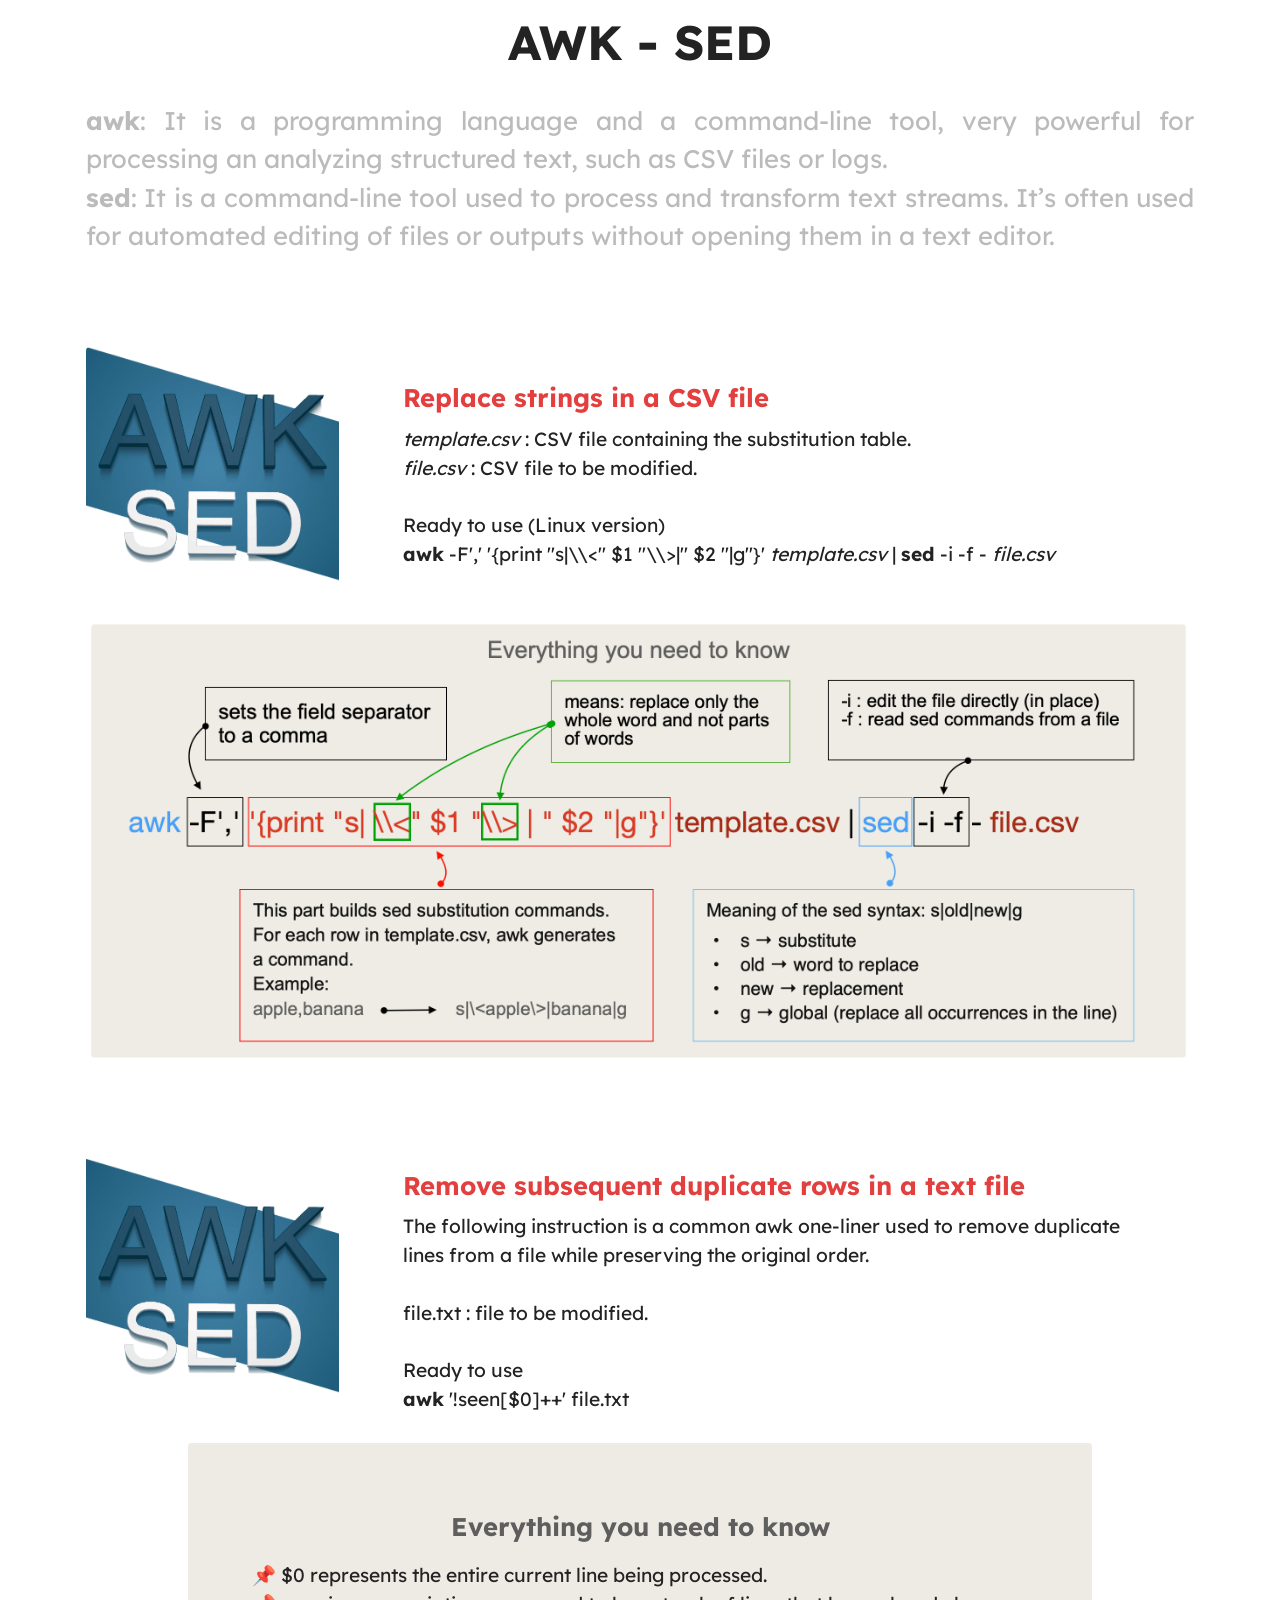
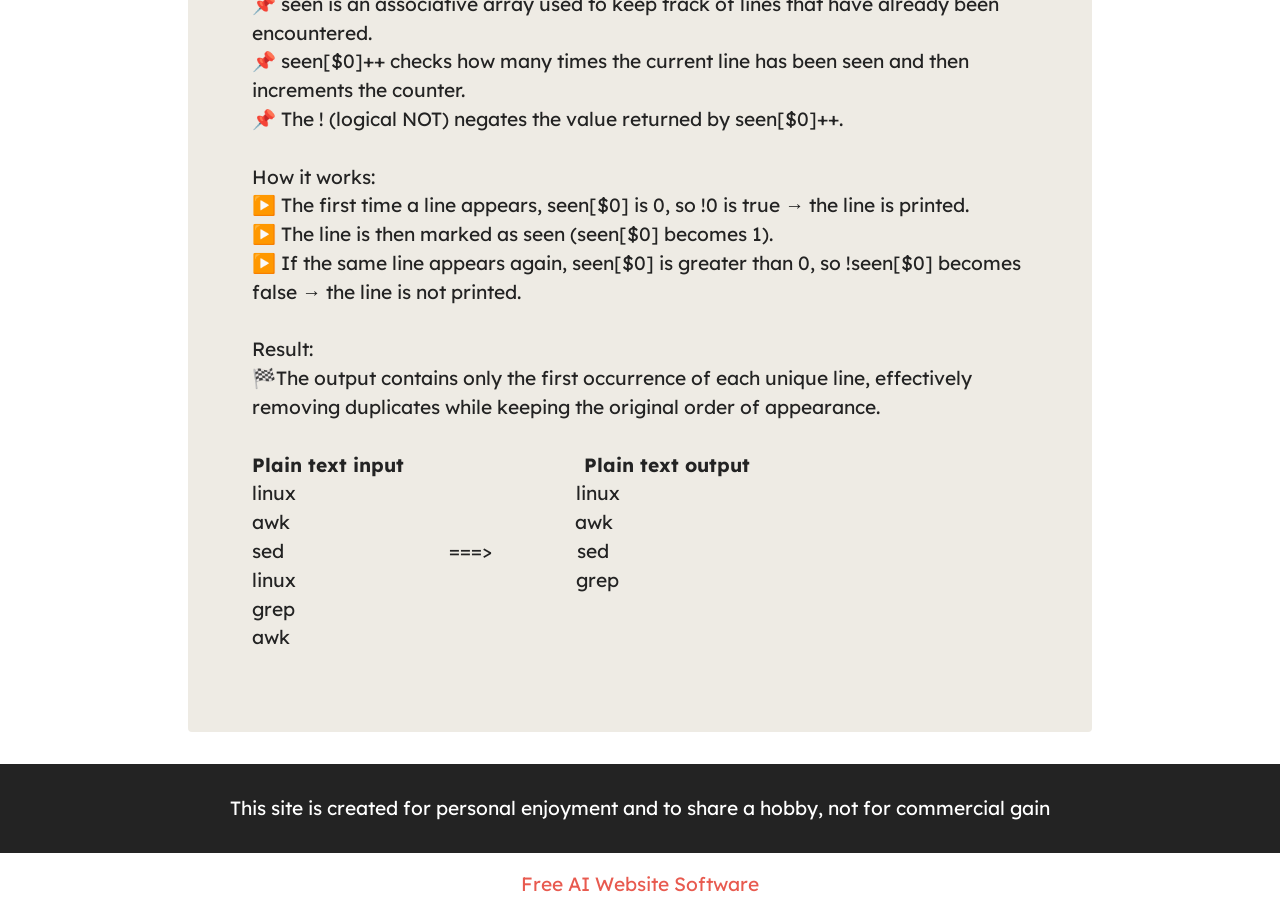
<file: page3.html>
<!DOCTYPE html>
<html  >
<head>
  <!-- Site made with Mobirise Website Builder v6.1.10, https://mobirise.com -->
  <meta charset="UTF-8">
  <meta http-equiv="X-UA-Compatible" content="IE=edge">
  <meta name="generator" content="Mobirise v6.1.10, mobirise.com">
  <meta name="viewport" content="width=device-width, initial-scale=1, minimum-scale=1">
  <link rel="shortcut icon" href="assets/images/logo.png" type="image/x-icon">
  <meta name="description" content="">
  
  
  <title>Recipes_awk_sed</title>
  <link rel="stylesheet" href="assets/bootstrap/css/bootstrap.min.css">
  <link rel="stylesheet" href="assets/theme/css/style.css">
  <link rel="preload" href="https://fonts.googleapis.com/css?family=Jost:100,200,300,400,500,600,700,800,900,100i,200i,300i,400i,500i,600i,700i,800i,900i&display=swap" as="style" onload="this.onload=null;this.rel='stylesheet'">
  <noscript><link rel="stylesheet" href="https://fonts.googleapis.com/css?family=Jost:100,200,300,400,500,600,700,800,900,100i,200i,300i,400i,500i,600i,700i,800i,900i&display=swap"></noscript>
  <link rel="preload" href="https://fonts.googleapis.com/css?family=Lexend:100,200,300,400,500,600,700,800,900&display=swap" as="style" onload="this.onload=null;this.rel='stylesheet'">
  <noscript><link rel="stylesheet" href="https://fonts.googleapis.com/css?family=Lexend:100,200,300,400,500,600,700,800,900&display=swap"></noscript>
  <link rel="preload" as="style" href="assets/mobirise/css/mbr-additional.css?v=z5GiT1"><link rel="stylesheet" href="assets/mobirise/css/mbr-additional.css?v=z5GiT1" type="text/css">

  
  
  
</head>
<body>
  
  <section data-bs-version="5.1" class="features11 cid-vhgqkxIoeo" id="features11-2h">
    <!---->
    

    
    
    <div class="container">
        <div class="title">
            <h3 class="mbr-section-title mbr-fonts-style mb-4 display-2">
                <strong>AWK - SED</strong></h3>
            <h4 class="mbr-section-subtitle mbr-fonts-style mb-3 display-5"><strong>awk</strong>: It is a programming language and a command-line tool, very powerful for processing an analyzing structured text, such as CSV files or logs.<div><strong>sed</strong>: It is a command-line tool used to process and transform text streams. It’s often used for automated editing of files or outputs without opening them in a text editor.</div><div><br></div><div><br></div></h4>
        </div>
        <div class="item features-image">
            <div class="item-wrapper">
                <div class="row align-items-center">
                    <div class="col-12 col-md-3">
                        <div class="image-wrapper">
                            <img src="assets/images/img-awk-sed-595x595.png" alt="" title="">
                        </div>
                    </div>
                    <div class="col-12 col-md">
                        <div class="card-box">
                            <div class="row">
                                <div class="col-12">
                                    <div class="top-line">
                                        <h4 class="card-title mbr-fonts-style display-5"><strong>Replace strings in a CSV file</strong><br></h4>
                                        <p class="cost mbr-fonts-style display-5"></p>
                                    </div>
                                </div>
                                <div class="col-12">
                                    <div class="bottom-line">
                                        <p class="mbr-text mbr-fonts-style m-0 display-7"><em style="">template.csv&nbsp;</em>: CSV file containing the substitution table.<br><em>file.csv&nbsp;</em>: CSV file to be modified.<br><br>Ready to use (Linux version)<br><strong>awk</strong> -F',' '{print "s|\\&lt;" $1 "\\&gt;|" $2 "|g"}' <em>template.csv</em> | <strong>sed</strong> -i -f - <em>file.csv</em><br></p>
                                    </div>
                                </div>
                            </div>
                        </div>
                    </div>
                </div>
            </div>
        </div>
        
        
    </div>
</section>

<section data-bs-version="5.1" class="image3 cid-vhgs2vFQs5" id="image3-2i">
    

    
    

    <div class="container">
        <div class="row justify-content-center">
            <div class="col-12 col-lg-12">
                <div class="image-wrapper">
                    <img src="assets/images/img-awk-sed-1-2536x1024.png" alt="Mobirise Website Builder">
                    <p class="mbr-description mbr-fonts-style mt-2 align-center display-4"></p>
                </div>
            </div>
        </div>
    </div>
</section>

<section data-bs-version="5.1" class="features11 cid-vi6eBvhUog" id="features11-3l">
    <!---->
    

    
    
    <div class="container">
        <div class="title">
            
            
        </div>
        <div class="item features-image">
            <div class="item-wrapper">
                <div class="row align-items-center">
                    <div class="col-12 col-md-3">
                        <div class="image-wrapper">
                            <img src="assets/images/img-awk-sed-595x595.png" alt="" title="">
                        </div>
                    </div>
                    <div class="col-12 col-md">
                        <div class="card-box">
                            <div class="row">
                                <div class="col-12">
                                    <div class="top-line">
                                        <h4 class="card-title mbr-fonts-style display-5"><div><br></div><div><strong>Remove subsequent duplicate rows in a text file</strong></div></h4>
                                        <p class="cost mbr-fonts-style display-5"></p>
                                    </div>
                                </div>
                                <div class="col-12">
                                    <div class="bottom-line">
                                        <p class="mbr-text mbr-fonts-style m-0 display-7">The following instruction is a common awk one-liner used to remove duplicate lines from a file while preserving the original order.<br><br>file.txt<em>&nbsp;</em>: file to be modified.<br><br>Ready to use<br><strong>awk</strong> '!seen[$0]++' file.txt<br><br></p>
                                    </div>
                                </div>
                            </div>
                        </div>
                    </div>
                </div>
            </div>
        </div>
        
        
    </div>
</section>

<section data-bs-version="5.1" class="header12 cid-vi6gOM2xHX" id="header12-3n">

    

    
    
    <div class="container-fluid">
        <div class="row justify-content-center">
            <div class="card col-12 col-md-12 col-lg-9">
                <div class="card-wrapper">
                    <div class="card-box align-center">
                        <h1 class="card-title mbr-fonts-style mb-3 display-5">
                            <strong>Everything you need to know</strong></h1>
                        <p class="mbr-text mbr-fonts-style display-7">📌 $0 represents the entire current line being processed.<br>📌&nbsp;seen is an associative array used to keep track of lines that have already been encountered.<br>📌&nbsp;seen[$0]++ checks how many times the current line has been seen and then increments the counter.<br>📌 The ! (logical NOT) negates the value returned by seen[$0]++.<br><br>How it works:<br>▶️ The first time a line appears, seen[$0] is 0, so !0 is true → the line is printed.<br>▶️ The line is then marked as seen (seen[$0] becomes 1).<br>▶️ If the same line appears again, seen[$0] is greater than 0, so !seen[$0] becomes false → the line is not printed.<br><br>Result:<br>🏁The output contains only the first occurrence of each unique line, effectively removing duplicates while keeping the original order of appearance.<br><br><strong>Plain text input</strong>&nbsp; &nbsp; &nbsp; &nbsp; &nbsp; &nbsp; &nbsp; &nbsp; &nbsp; &nbsp; &nbsp; &nbsp; &nbsp; &nbsp; &nbsp; &nbsp; &nbsp; &nbsp;&nbsp;<strong>Plain text output</strong><br>linux&nbsp; &nbsp; &nbsp; &nbsp; &nbsp; &nbsp; &nbsp; &nbsp; &nbsp; &nbsp; &nbsp; &nbsp; &nbsp; &nbsp; &nbsp; &nbsp; &nbsp; &nbsp; &nbsp; &nbsp; &nbsp; &nbsp; &nbsp; &nbsp; &nbsp; &nbsp; &nbsp; &nbsp; linux&nbsp;<br>awk&nbsp; &nbsp; &nbsp; &nbsp; &nbsp; &nbsp; &nbsp; &nbsp; &nbsp; &nbsp; &nbsp; &nbsp; &nbsp; &nbsp; &nbsp; &nbsp; &nbsp; &nbsp; &nbsp; &nbsp; &nbsp; &nbsp; &nbsp; &nbsp; &nbsp; &nbsp; &nbsp; &nbsp; &nbsp;awk<br>sed&nbsp; &nbsp; &nbsp; &nbsp; &nbsp; &nbsp; &nbsp; &nbsp; &nbsp; &nbsp; &nbsp; &nbsp; &nbsp; &nbsp; &nbsp; &nbsp; &nbsp;===&gt;&nbsp; &nbsp; &nbsp; &nbsp; &nbsp; &nbsp; &nbsp; &nbsp; &nbsp;sed<br>linux&nbsp; &nbsp; &nbsp; &nbsp; &nbsp; &nbsp; &nbsp; &nbsp; &nbsp; &nbsp; &nbsp; &nbsp; &nbsp; &nbsp; &nbsp; &nbsp; &nbsp; &nbsp; &nbsp; &nbsp; &nbsp; &nbsp; &nbsp; &nbsp; &nbsp; &nbsp; &nbsp; &nbsp; grep<br>grep<br>awk<br></p>
                        
                    </div>
                </div>
            </div>
        </div>
    </div>
</section>

<section data-bs-version="5.1" class="footer7 cid-vhBIHxdNZM" once="footers" id="footer7-2u">

    

    

    <div class="container">
        <div class="media-container-row align-center mbr-white">
            <div class="col-12">
                <p class="mbr-text mb-0 mbr-fonts-style display-7">
                    This site is created for personal enjoyment and to share a hobby, not for commercial gain
                </p>
            </div>
        </div>
    </div>
</section><section class="display-7" style="padding: 0;align-items: center;justify-content: center;flex-wrap: wrap;    align-content: center;display: flex;position: relative;height: 4rem;"><a href="https://mobiri.se/" style="flex: 1 1;height: 4rem;position: absolute;width: 100%;z-index: 1;"><img alt="" style="height: 4rem;" src="[data-uri]"></a><p style="margin: 0;text-align: center;" class="display-7">&#8204;</p><a style="z-index:1" href="https://mobirise.com/builder/ai-website-builder.html">Free AI Website Software</a></section><script src="assets/bootstrap/js/bootstrap.bundle.min.js"></script>  <script src="assets/smoothscroll/smooth-scroll.js"></script>  <script src="assets/ytplayer/index.js"></script>  <script src="assets/theme/js/script.js"></script>  
  
  
</body>
</html>
</file>
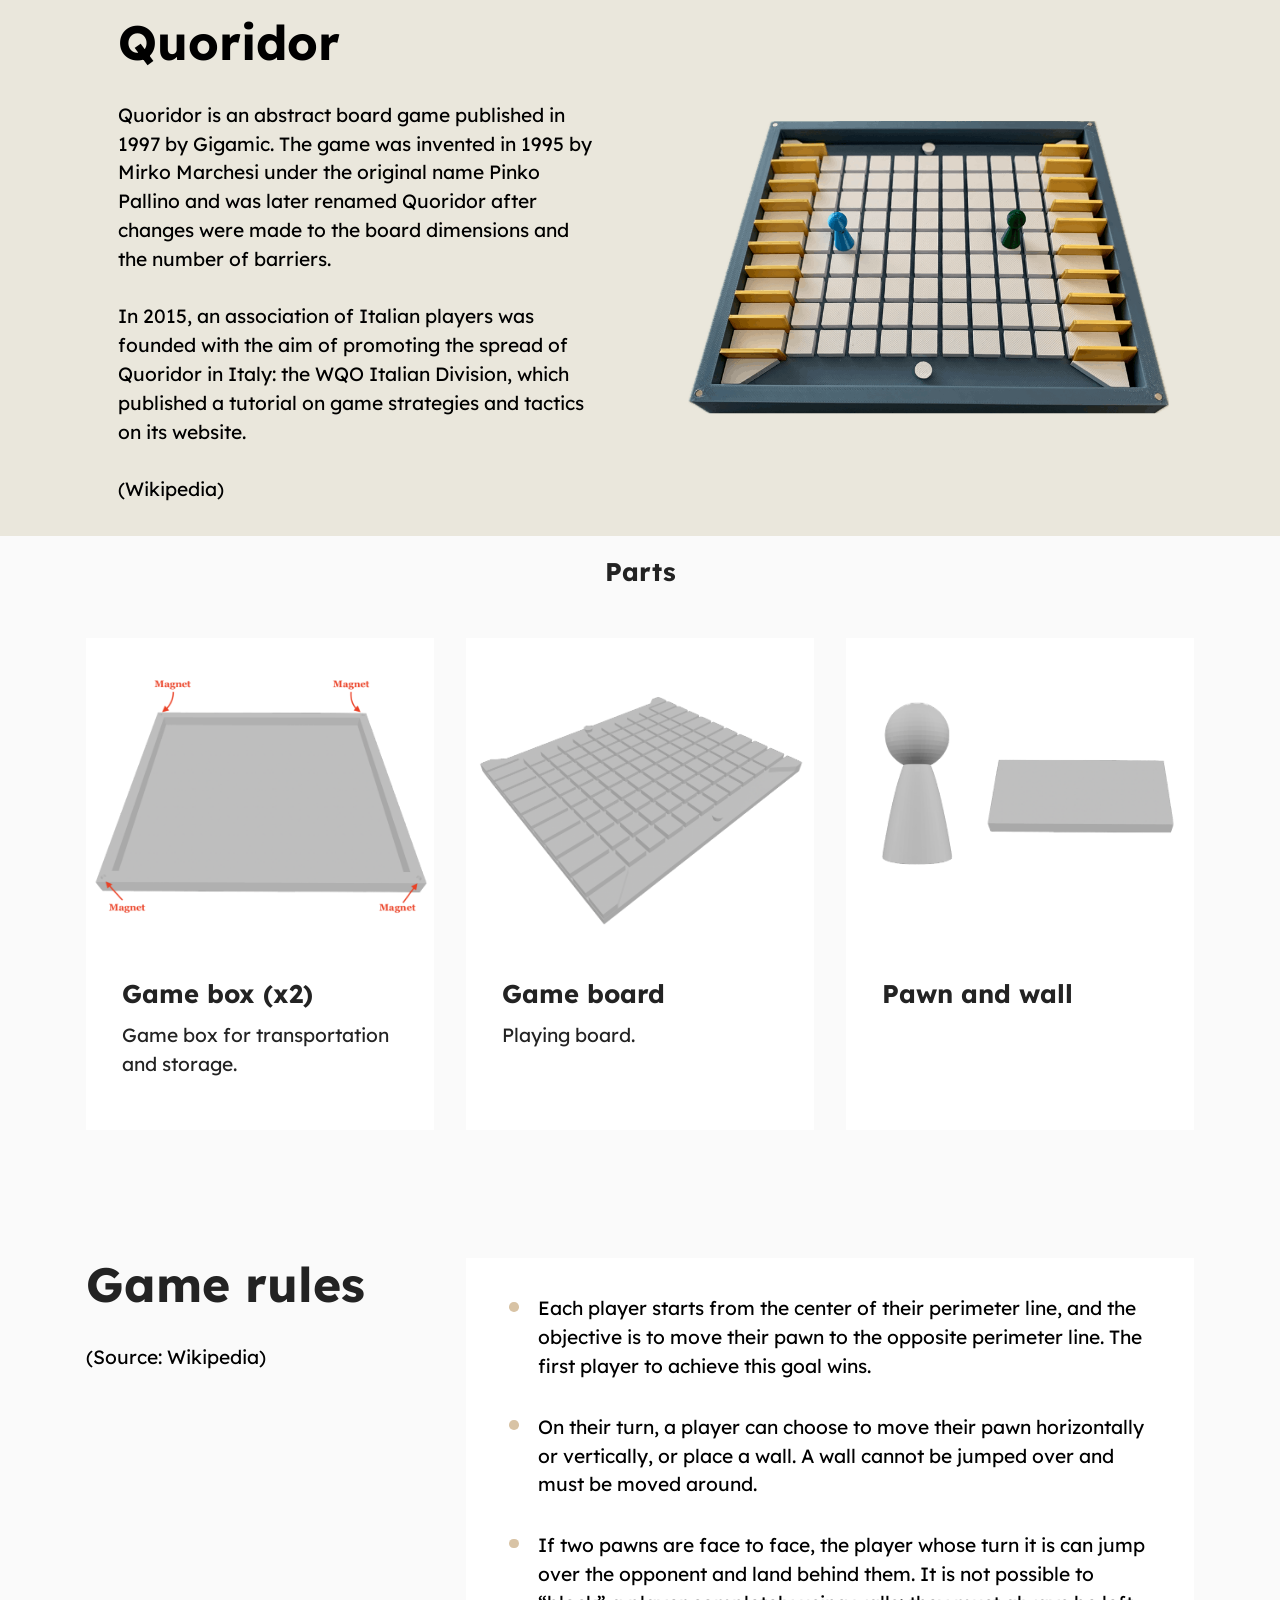
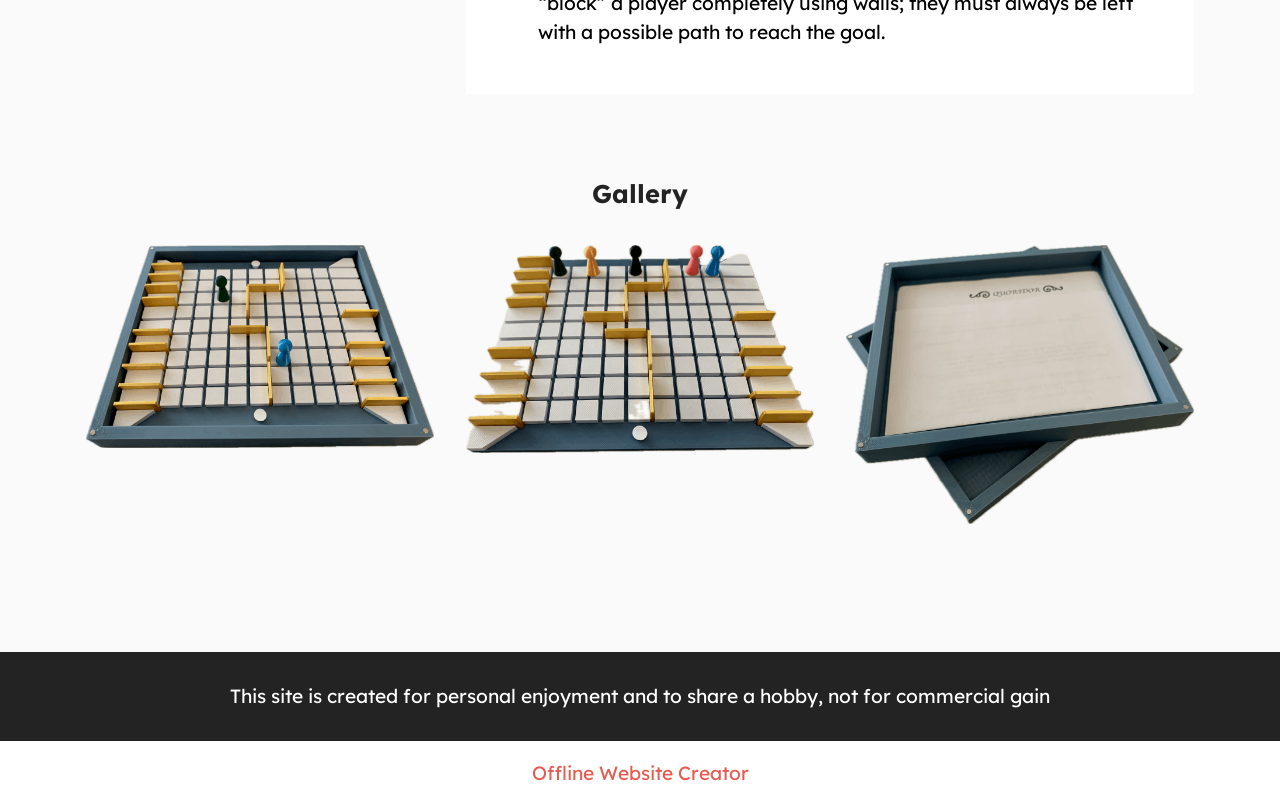
<file: page4.html>
<!DOCTYPE html>
<html  >
<head>
  <!-- Site made with Mobirise Website Builder v6.1.10, https://mobirise.com -->
  <meta charset="UTF-8">
  <meta http-equiv="X-UA-Compatible" content="IE=edge">
  <meta name="generator" content="Mobirise v6.1.10, mobirise.com">
  <meta name="viewport" content="width=device-width, initial-scale=1, minimum-scale=1">
  <link rel="shortcut icon" href="assets/images/logo.png" type="image/x-icon">
  <meta name="description" content="">
  
  
  <title>Quoridor</title>
  <link rel="stylesheet" href="assets/web/assets/mobirise-icons2/mobirise2.css">
  <link rel="stylesheet" href="assets/bootstrap/css/bootstrap.min.css">
  <link rel="stylesheet" href="assets/theme/css/style.css">
  <link rel="preload" href="https://fonts.googleapis.com/css?family=Jost:100,200,300,400,500,600,700,800,900,100i,200i,300i,400i,500i,600i,700i,800i,900i&display=swap" as="style" onload="this.onload=null;this.rel='stylesheet'">
  <noscript><link rel="stylesheet" href="https://fonts.googleapis.com/css?family=Jost:100,200,300,400,500,600,700,800,900,100i,200i,300i,400i,500i,600i,700i,800i,900i&display=swap"></noscript>
  <link rel="preload" href="https://fonts.googleapis.com/css?family=Lexend:100,200,300,400,500,600,700,800,900&display=swap" as="style" onload="this.onload=null;this.rel='stylesheet'">
  <noscript><link rel="stylesheet" href="https://fonts.googleapis.com/css?family=Lexend:100,200,300,400,500,600,700,800,900&display=swap"></noscript>
  <link rel="preload" as="style" href="assets/mobirise/css/mbr-additional.css?v=lshcRT"><link rel="stylesheet" href="assets/mobirise/css/mbr-additional.css?v=lshcRT" type="text/css">

  
  
  
</head>
<body>
  
  <section data-bs-version="5.1" class="start article4 cid-vhBuxO4kMB" id="article04-2l">
	

	
	

	<div class="container">
		<div class="row justify-content-center">
			<div class="col-12 col-md-12 col-lg-6 image-wrapper">
				<img class="w-100" src="assets/images/quoridor-s1-882x664.png" alt="Mobirise Website Builder">
			</div>
			<div class="col-12 col-md-12 col-lg">
				<div class="text-wrapper align-left">
					<h1 class="mbr-section-title mbr-fonts-style mb-4 display-2">
						<strong>Quoridor</strong></h1>
					<p class="mbr-text mbr-fonts-style mb-4 display-7">Quoridor is an abstract board game published in 1997 by Gigamic. The game was invented in 1995 by Mirko Marchesi under the original name Pinko Pallino and was later renamed Quoridor after changes were made to the board dimensions and the number of barriers.<br><br>In 2015, an association of Italian players was founded with the aim of promoting the spread of Quoridor in Italy: the WQO Italian Division, which published a tutorial on game strategies and tactics on its website. <br>&nbsp; &nbsp; &nbsp; &nbsp; &nbsp; &nbsp; &nbsp; &nbsp; &nbsp; &nbsp; &nbsp; &nbsp; &nbsp; &nbsp; &nbsp; &nbsp; &nbsp; &nbsp; &nbsp; &nbsp; &nbsp; &nbsp; &nbsp; &nbsp; &nbsp; &nbsp; &nbsp; &nbsp; &nbsp; &nbsp; &nbsp; &nbsp; &nbsp; &nbsp; &nbsp; &nbsp; &nbsp; &nbsp; &nbsp; &nbsp; &nbsp; (Wikipedia)</p>
					
				</div>
			</div>
		</div>
	</div>
</section>

<section data-bs-version="5.1" class="features6 start cid-vhBx8kQqcD" id="features06-2n">
	
	
	<div class="container">
		<div class="row justify-content-center">
			<div class="col-12 content-head">
				<div class="mbr-section-head mb-5">
					<h4 class="mbr-section-title mbr-fonts-style align-center mb-0 display-5">
						<strong>Parts</strong></h4>
					
					
				</div>
			</div>
		</div>
		<div class="row">
			<div class="item features-image col-12 col-md-6 col-lg-4">
				<div class="item-wrapper">
					<div class="item-img">
						<img src="assets/images/base-1-816x755.png" alt="Mobirise Website Builder">
					</div>
					<div class="item-content">
						<h5 class="item-title mbr-fonts-style display-5"><strong>Game box (x2)</strong></h5>
						<p class="mbr-text mbr-fonts-style display-7">
							Game box for transportation and storage.</p>
						
					</div>
				</div>
			</div>
			<div class="item features-image col-12 col-md-6 col-lg-4">
				<div class="item-wrapper">
					<div class="item-img">
						<img src="assets/images/game-board-816x691.png" alt="Mobirise Website Builder">
					</div>
					<div class="item-content">
						<h5 class="item-title mbr-fonts-style display-5">
							<strong>Game board</strong></h5>
						<p class="mbr-text mbr-fonts-style display-7">
							Playing board.</p>
						
					</div>
				</div>
			</div>
			<div class="item features-image col-12 col-md-6 col-lg-4">
				<div class="item-wrapper">
					<div class="item-img">
						<img src="assets/images/pawn-wall-816x845.png" alt="Mobirise Website Builder">
					</div>
					<div class="item-content">
						<h5 class="item-title mbr-fonts-style display-5">
							<strong>Pawn and wall</strong></h5>
						<p class="mbr-text mbr-fonts-style display-7"><br>
						</p>
						
					</div>
				</div>
			</div>
		</div>
	</div>
</section>

<section data-bs-version="5.1" class="article021 cid-vhBE98pBDq" id="article21-2o">
    
    <div class="container">
        <div class="row justify-content-center">
            <div class="col-lg-4">
                <div class="col-12 col-md-12">
                    <h5 class="mbr-section-title mbr-fonts-style mt-0 mb-4 display-2">
                        <strong>Game rules</strong></h5>
                    <h6 class="mbr-section-subtitle mbr-fonts-style mt-0 mb-4 display-7">(Source: Wikipedia)</h6>
                    
                </div>
            </div>

            <div class="col-lg-8 side-features">
                <div class="item-wrapper align-left">
                    <div class="counter-container mbr-text mbr-fonts-style display-7">
                        <ul>
                            <li>Each player starts from the center of their perimeter line, and the objective is to move their pawn to the opposite perimeter line. The first player to achieve this goal wins.</li>
                            <li>On their turn, a player can choose to move their pawn horizontally or vertically, or place a wall. A wall cannot be jumped over and must be moved around.</li>
                            <li>If two pawns are face to face, the player whose turn it is can jump over the opponent and land behind them. It is not possible to “block” a player completely using walls; they must always be left with a possible path to reach the goal.</li>
                        </ul>
                    </div>
                </div>
            </div>
        </div>
    </div>
</section>

<section data-bs-version="5.1" class="gallery6 mbr-gallery cid-vhBPLBBAcF" id="gallery6-2v">
    

    
    

    <div class="container">
        <div class="mbr-section-head">
            <h3 class="mbr-section-title mbr-fonts-style align-center m-0 display-5"><strong>Gallery</strong></h3>
            
        </div>
        <div class="row mbr-gallery mt-4">
            <div class="col-12 col-md-6 col-lg-4 item gallery-image">
                <div class="item-wrapper" data-toggle="modal" data-bs-toggle="modal" data-target="#vij44W2yO0-modal" data-bs-target="#vij44W2yO0-modal">
                    <img class="w-100" src="assets/images/immagine-q-1-596x348.png" alt="Mobirise Website Builder" data-slide-to="0" data-bs-slide-to="0" data-target="#lb-vij44W2yO0" data-bs-target="#lb-vij44W2yO0">
                    <div class="icon-wrapper">
                        <span class="mobi-mbri mobi-mbri-search mbr-iconfont mbr-iconfont-btn"></span>
                    </div>
                </div>
                
            </div>
            
            <div class="col-12 col-md-6 col-lg-4 item gallery-image">
                <div class="item-wrapper" data-toggle="modal" data-bs-toggle="modal" data-target="#vij44W2yO0-modal" data-bs-target="#vij44W2yO0-modal">
                    <img class="w-100" src="assets/images/immagine-q03-596x357.png" alt="Mobirise Website Builder" data-slide-to="1" data-bs-slide-to="1" data-target="#lb-vij44W2yO0" data-bs-target="#lb-vij44W2yO0">
                    <div class="icon-wrapper">
                        <span class="mobi-mbri mobi-mbri-search mbr-iconfont mbr-iconfont-btn"></span>
                    </div>
                </div>
                
            </div>
            <div class="col-12 col-md-6 col-lg-4 item gallery-image">
                <div class="item-wrapper" data-toggle="modal" data-bs-toggle="modal" data-target="#vij44W2yO0-modal" data-bs-target="#vij44W2yO0-modal">
                    <img class="w-100" src="assets/images/immagine-q02-596x479.png" alt="Mobirise Website Builder" data-slide-to="2" data-bs-slide-to="2" data-target="#lb-vij44W2yO0" data-bs-target="#lb-vij44W2yO0">
                    <div class="icon-wrapper">
                        <span class="mobi-mbri mobi-mbri-search mbr-iconfont mbr-iconfont-btn"></span>
                    </div>
                </div>
                
            </div>
        </div>

        <div class="modal mbr-slider" tabindex="-1" role="dialog" aria-hidden="true" id="vij44W2yO0-modal">
            <div class="modal-dialog" role="document">
                <div class="modal-content">
                    <div class="modal-body">
                        <div class="carousel slide" id="lb-vij44W2yO0" data-interval="5000" data-bs-interval="5000">
                            <div class="carousel-inner">
                                <div class="carousel-item active">
                                    <img class="d-block w-100" src="assets/images/immagine-q-1-596x348.png" alt="Mobirise Website Builder">
                                </div>
                                
                                <div class="carousel-item">
                                    <img class="d-block w-100" src="assets/images/immagine-q03-596x357.png" alt="Mobirise Website Builder">
                                </div>
                                <div class="carousel-item">
                                    <img class="d-block w-100" src="assets/images/immagine-q02-596x479.png" alt="Mobirise Website Builder">
                                </div>
                            </div>
                            <ol class="carousel-indicators">
                                <li data-slide-to="0" data-bs-slide-to="0" class="active" data-target="#lb-vij44W2yO0" data-bs-target="#lb-vij44W2yO0"></li>
                                <li data-slide-to="1" data-bs-slide-to="1" data-target="#lb-vij44W2yO0" data-bs-target="#lb-vij44W2yO0"></li>
                                <li data-slide-to="2" data-bs-slide-to="2" data-target="#lb-vij44W2yO0" data-bs-target="#lb-vij44W2yO0"></li>
                                
                            </ol>
                            <a role="button" href="" class="close" data-dismiss="modal" data-bs-dismiss="modal" aria-label="Close">
                            </a>
                            <a class="carousel-control-prev carousel-control" role="button" data-slide="prev" data-bs-slide="prev" href="#lb-vij44W2yO0">
                                <span class="mobi-mbri mobi-mbri-arrow-prev" aria-hidden="true"></span>
                                <span class="sr-only visually-hidden">Previous</span>
                            </a>
                            <a class="carousel-control-next carousel-control" role="button" data-slide="next" data-bs-slide="next" href="#lb-vij44W2yO0">
                                <span class="mobi-mbri mobi-mbri-arrow-next" aria-hidden="true"></span>
                                <span class="sr-only visually-hidden">Next</span>
                            </a>
                        </div>
                    </div>
                </div>
            </div>
        </div>
    </div>
</section>

<section data-bs-version="5.1" class="footer7 cid-vhBIAVbkId" once="footers" id="footer7-2t">

    

    

    <div class="container">
        <div class="media-container-row align-center mbr-white">
            <div class="col-12">
                <p class="mbr-text mb-0 mbr-fonts-style display-7">
                    This site is created for personal enjoyment and to share a hobby, not for commercial gain
                </p>
            </div>
        </div>
    </div>
</section><section class="display-7" style="padding: 0;align-items: center;justify-content: center;flex-wrap: wrap;    align-content: center;display: flex;position: relative;height: 4rem;"><a href="https://mobiri.se/" style="flex: 1 1;height: 4rem;position: absolute;width: 100%;z-index: 1;"><img alt="" style="height: 4rem;" src="[data-uri]"></a><p style="margin: 0;text-align: center;" class="display-7">&#8204;</p><a style="z-index:1" href="https://mobirise.com/offline-website-builder.html">Offline Website Creator</a></section><script src="assets/bootstrap/js/bootstrap.bundle.min.js"></script>  <script src="assets/smoothscroll/smooth-scroll.js"></script>  <script src="assets/ytplayer/index.js"></script>  <script src="assets/theme/js/script.js"></script>  
  
  
</body>
</html>
</file>
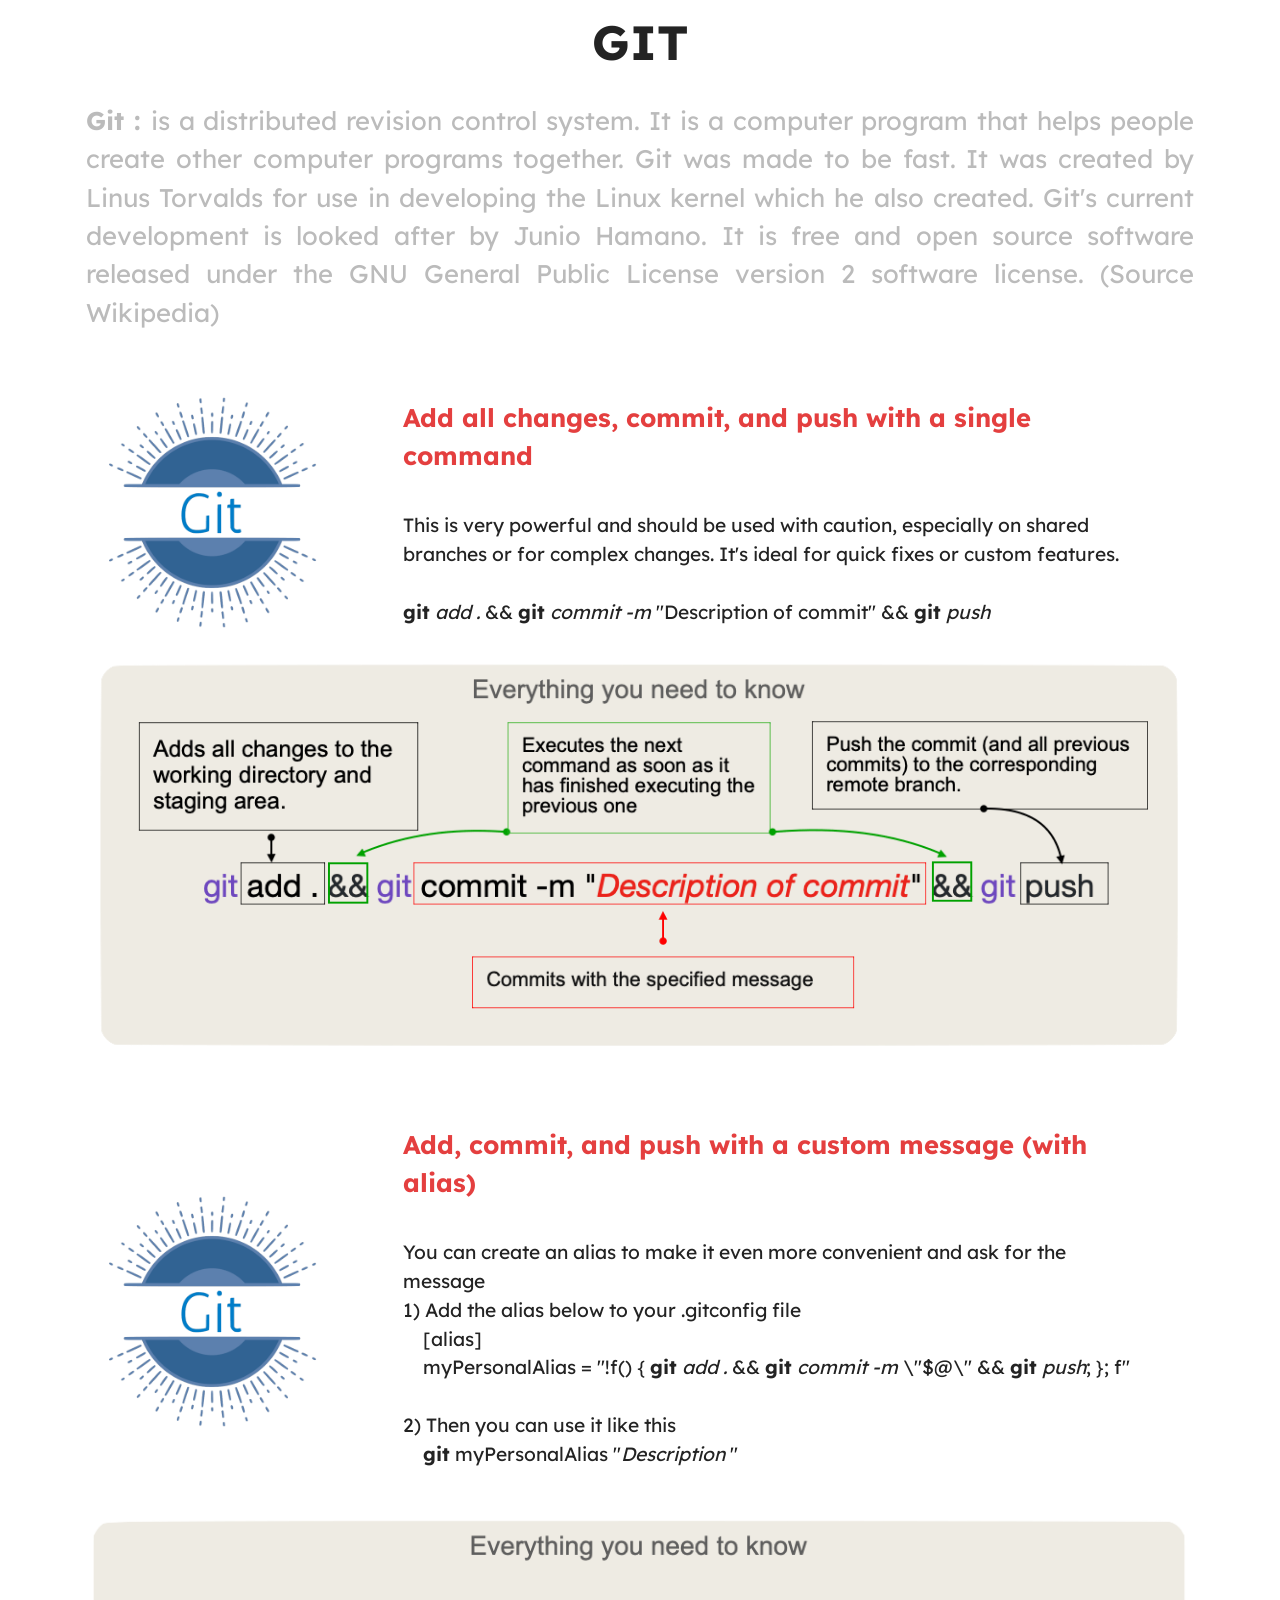
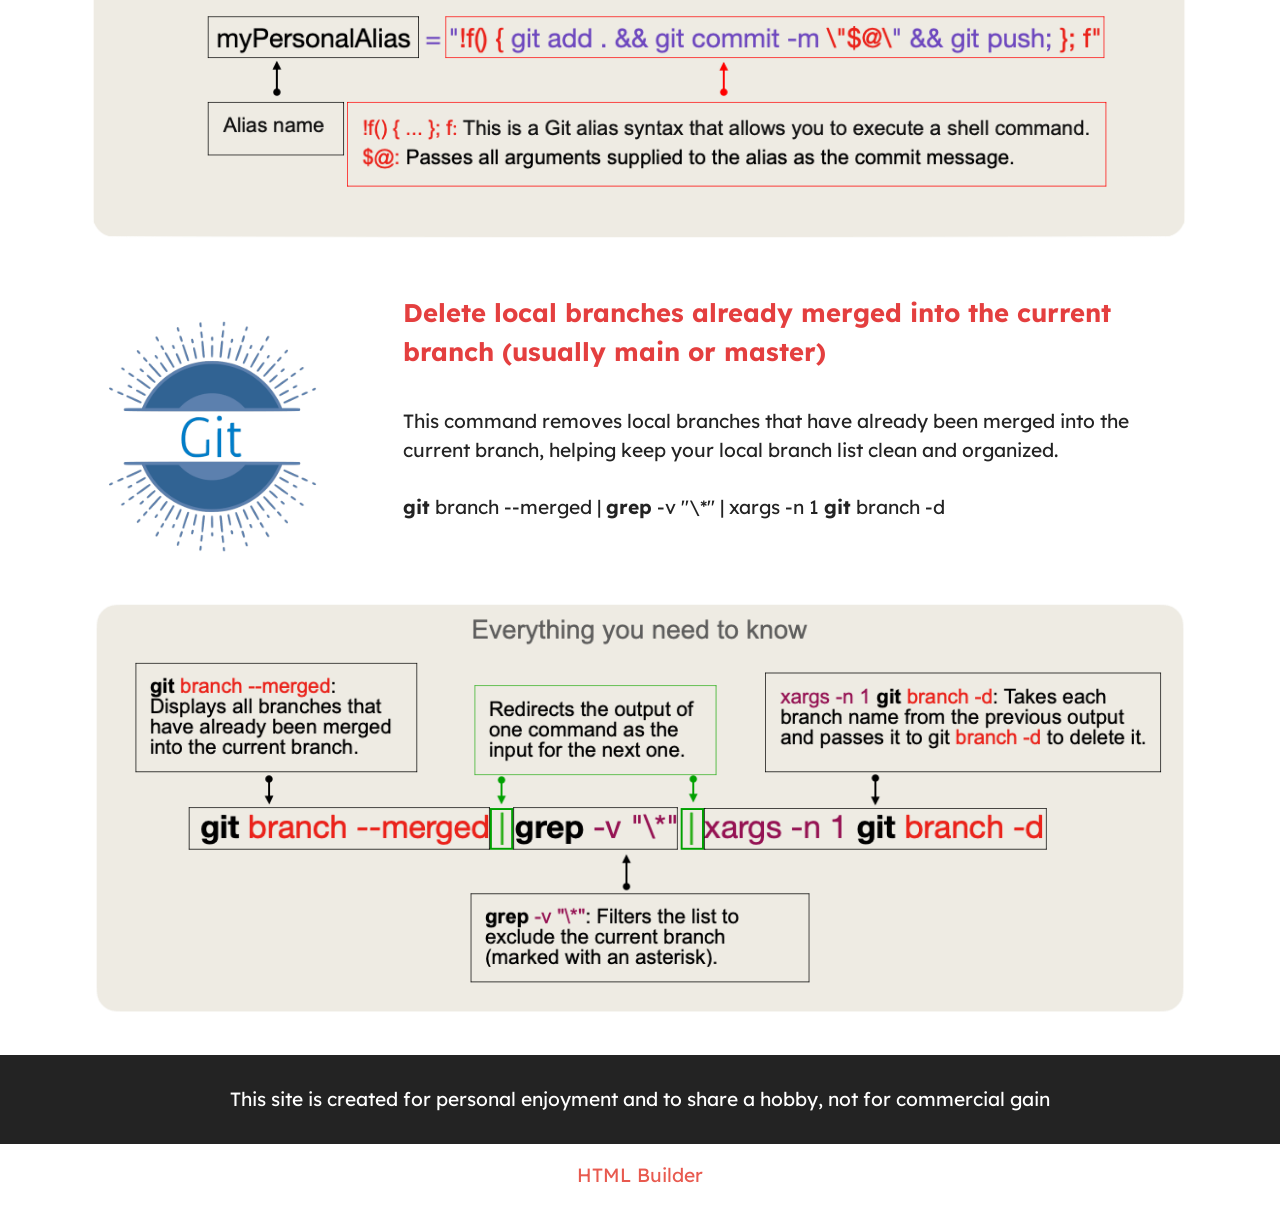
<file: page5.html>
<!DOCTYPE html>
<html  >
<head>
  <!-- Site made with Mobirise Website Builder v6.1.10, https://mobirise.com -->
  <meta charset="UTF-8">
  <meta http-equiv="X-UA-Compatible" content="IE=edge">
  <meta name="generator" content="Mobirise v6.1.10, mobirise.com">
  <meta name="viewport" content="width=device-width, initial-scale=1, minimum-scale=1">
  <link rel="shortcut icon" href="assets/images/logo.png" type="image/x-icon">
  <meta name="description" content="">
  
  
  <title>Recipes_git</title>
  <link rel="stylesheet" href="assets/bootstrap/css/bootstrap.min.css">
  <link rel="stylesheet" href="assets/theme/css/style.css">
  <link rel="preload" href="https://fonts.googleapis.com/css?family=Jost:100,200,300,400,500,600,700,800,900,100i,200i,300i,400i,500i,600i,700i,800i,900i&display=swap" as="style" onload="this.onload=null;this.rel='stylesheet'">
  <noscript><link rel="stylesheet" href="https://fonts.googleapis.com/css?family=Jost:100,200,300,400,500,600,700,800,900,100i,200i,300i,400i,500i,600i,700i,800i,900i&display=swap"></noscript>
  <link rel="preload" href="https://fonts.googleapis.com/css?family=Lexend:100,200,300,400,500,600,700,800,900&display=swap" as="style" onload="this.onload=null;this.rel='stylesheet'">
  <noscript><link rel="stylesheet" href="https://fonts.googleapis.com/css?family=Lexend:100,200,300,400,500,600,700,800,900&display=swap"></noscript>
  <link rel="preload" as="style" href="assets/mobirise/css/mbr-additional.css?v=iGXF7z"><link rel="stylesheet" href="assets/mobirise/css/mbr-additional.css?v=iGXF7z" type="text/css">

  
  
  
</head>
<body>
  
  <section data-bs-version="5.1" class="features11 cid-vhSEC9eoMJ" id="features11-2w">
    <!---->
    

    
    
    <div class="container">
        <div class="title">
            <h3 class="mbr-section-title mbr-fonts-style mb-4 display-2"><strong>GIT</strong></h3>
            <h4 class="mbr-section-subtitle mbr-fonts-style mb-3 display-5"><strong>Git : </strong>is a distributed revision control system. It is a computer program that helps people create other computer programs together. Git was made to be fast. It was created by Linus Torvalds for use in developing the Linux kernel which he also created. Git's current development is looked after by Junio Hamano. It is free and open source software released under the GNU General Public License version 2 software license. (Source Wikipedia)<br><div><br></div></h4>
        </div>
        <div class="item features-image">
            <div class="item-wrapper">
                <div class="row align-items-center">
                    <div class="col-12 col-md-3">
                        <div class="image-wrapper">
                            <img src="assets/images/git-logo-596x596.png" alt="" title="">
                        </div>
                    </div>
                    <div class="col-12 col-md">
                        <div class="card-box">
                            <div class="row">
                                <div class="col-12">
                                    <div class="top-line">
                                        <h4 class="card-title mbr-fonts-style display-5"><strong>Add all changes, commit, and push with a single command</strong><strong><br></strong></h4>
                                        <p class="cost mbr-fonts-style display-5"></p>
                                    </div>
                                </div>
                                <div class="col-12">
                                    <div class="bottom-line">
                                        <p class="mbr-text mbr-fonts-style m-0 display-7"><br>This is very powerful and should be used with caution, especially on shared branches or for complex changes. It's ideal for quick fixes or custom features.<br><br><strong>git</strong> <em>add .</em> &amp;&amp; <strong>git</strong> <em>commit -m</em> "Description of commit" &amp;&amp; <strong>git</strong> <em>push</em><br></p>
                                    </div>
                                </div>
                            </div>
                        </div>
                    </div>
                </div>
            </div>
        </div>
        
        
    </div>
</section>

<section data-bs-version="5.1" class="image3 cid-vhSEC9LSgU" id="image3-2x">
    

    
    

    <div class="container">
        <div class="row justify-content-center">
            <div class="col-12 col-lg-12">
                <div class="image-wrapper">
                    <img src="assets/images/img-git-chain-2-1154x423.png" alt="Mobirise Website Builder">
                    <p class="mbr-description mbr-fonts-style mt-2 align-center display-4"></p>
                </div>
            </div>
        </div>
    </div>
</section>

<section data-bs-version="5.1" class="features11 cid-vhSRWUligC" id="features11-2z">
    <!---->
    

    
    
    <div class="container">
        <div class="title">
            
            
        </div>
        <div class="item features-image">
            <div class="item-wrapper">
                <div class="row align-items-center">
                    <div class="col-12 col-md-3">
                        <div class="image-wrapper">
                            <img src="assets/images/git-logo-596x596.png" alt="" title="">
                        </div>
                    </div>
                    <div class="col-12 col-md">
                        <div class="card-box">
                            <div class="row">
                                <div class="col-12">
                                    <div class="top-line">
                                        <h4 class="card-title mbr-fonts-style display-5"><strong>Add, commit, and push with a custom message (with alias)</strong></h4>
                                        <p class="cost mbr-fonts-style display-5"></p>
                                    </div>
                                </div>
                                <div class="col-12">
                                    <div class="bottom-line">
                                        <p class="mbr-text mbr-fonts-style m-0 display-7"><br>You can create an alias to make it even more convenient and ask for the message<br>1) Add the alias below to your .gitconfig file<br>&nbsp; &nbsp; [alias]<br>&nbsp; &nbsp; myPersonalAlias = "!f() { <strong>git</strong> <em>add .</em> &amp;&amp; <strong>git</strong> <em>commit -m</em> \"$@\" &amp;&amp; <strong>git</strong> <em>push</em>; }; f"<br><br>2)&nbsp;Then you can use it like this<br>&nbsp; &nbsp;&nbsp;<strong>git</strong> myPersonalAlias "<em>Description&nbsp;</em>"<br><br></p>
                                    </div>
                                </div>
                            </div>
                        </div>
                    </div>
                </div>
            </div>
        </div>
        
        
    </div>
</section>

<section data-bs-version="5.1" class="image3 cid-vhSS49jkw0" id="image3-30">
    

    
    

    <div class="container">
        <div class="row justify-content-center">
            <div class="col-12 col-lg-12">
                <div class="image-wrapper">
                    <img src="assets/images/img-git-chain-2-1138x341.png" alt="Mobirise Website Builder">
                    <p class="mbr-description mbr-fonts-style mt-2 align-center display-4"></p>
                </div>
            </div>
        </div>
    </div>
</section>

<section data-bs-version="5.1" class="features11 cid-vi5GYB2R81" id="features11-3j">
    <!---->
    

    
    
    <div class="container">
        <div class="title">
            
            
        </div>
        <div class="item features-image">
            <div class="item-wrapper">
                <div class="row align-items-center">
                    <div class="col-12 col-md-3">
                        <div class="image-wrapper">
                            <img src="assets/images/git-logo-596x596.png" alt="" title="">
                        </div>
                    </div>
                    <div class="col-12 col-md">
                        <div class="card-box">
                            <div class="row">
                                <div class="col-12">
                                    <div class="top-line">
                                        <h4 class="card-title mbr-fonts-style display-5"><strong>Delete local branches already merged into the current branch (usually main or master)</strong></h4>
                                        <p class="cost mbr-fonts-style display-5"></p>
                                    </div>
                                </div>
                                <div class="col-12">
                                    <div class="bottom-line">
                                        <p class="mbr-text mbr-fonts-style m-0 display-7"><br>This command removes local branches that have already been merged into the current branch, helping keep your local branch list clean and organized.<br><br><strong>git</strong> branch --merged | <strong>grep</strong> -v "\*" | xargs -n 1 <strong>git</strong> branch -d<br><br><br></p>
                                    </div>
                                </div>
                            </div>
                        </div>
                    </div>
                </div>
            </div>
        </div>
        
        
    </div>
</section>

<section data-bs-version="5.1" class="image3 cid-vi5Jo2uc1d" id="image3-3k">
    

    
    

    <div class="container">
        <div class="row justify-content-center">
            <div class="col-12 col-lg-12">
                <div class="image-wrapper">
                    <img src="assets/images/img-git-chain-3-1144x441.png" alt="Mobirise Website Builder">
                    <p class="mbr-description mbr-fonts-style mt-2 align-center display-4"></p>
                </div>
            </div>
        </div>
    </div>
</section>

<section data-bs-version="5.1" class="footer7 cid-vhSEC9UoXo" once="footers" id="footer7-2y">

    

    

    <div class="container">
        <div class="media-container-row align-center mbr-white">
            <div class="col-12">
                <p class="mbr-text mb-0 mbr-fonts-style display-7">
                    This site is created for personal enjoyment and to share a hobby, not for commercial gain
                </p>
            </div>
        </div>
    </div>
</section><section class="display-7" style="padding: 0;align-items: center;justify-content: center;flex-wrap: wrap;    align-content: center;display: flex;position: relative;height: 4rem;"><a href="https://mobiri.se/" style="flex: 1 1;height: 4rem;position: absolute;width: 100%;z-index: 1;"><img alt="" style="height: 4rem;" src="[data-uri]"></a><p style="margin: 0;text-align: center;" class="display-7">&#8204;</p><a style="z-index:1" href="https://mobirise.com/html-builder.html">HTML Builder</a></section><script src="assets/bootstrap/js/bootstrap.bundle.min.js"></script>  <script src="assets/smoothscroll/smooth-scroll.js"></script>  <script src="assets/ytplayer/index.js"></script>  <script src="assets/theme/js/script.js"></script>  
  
  
</body>
</html>
</file>
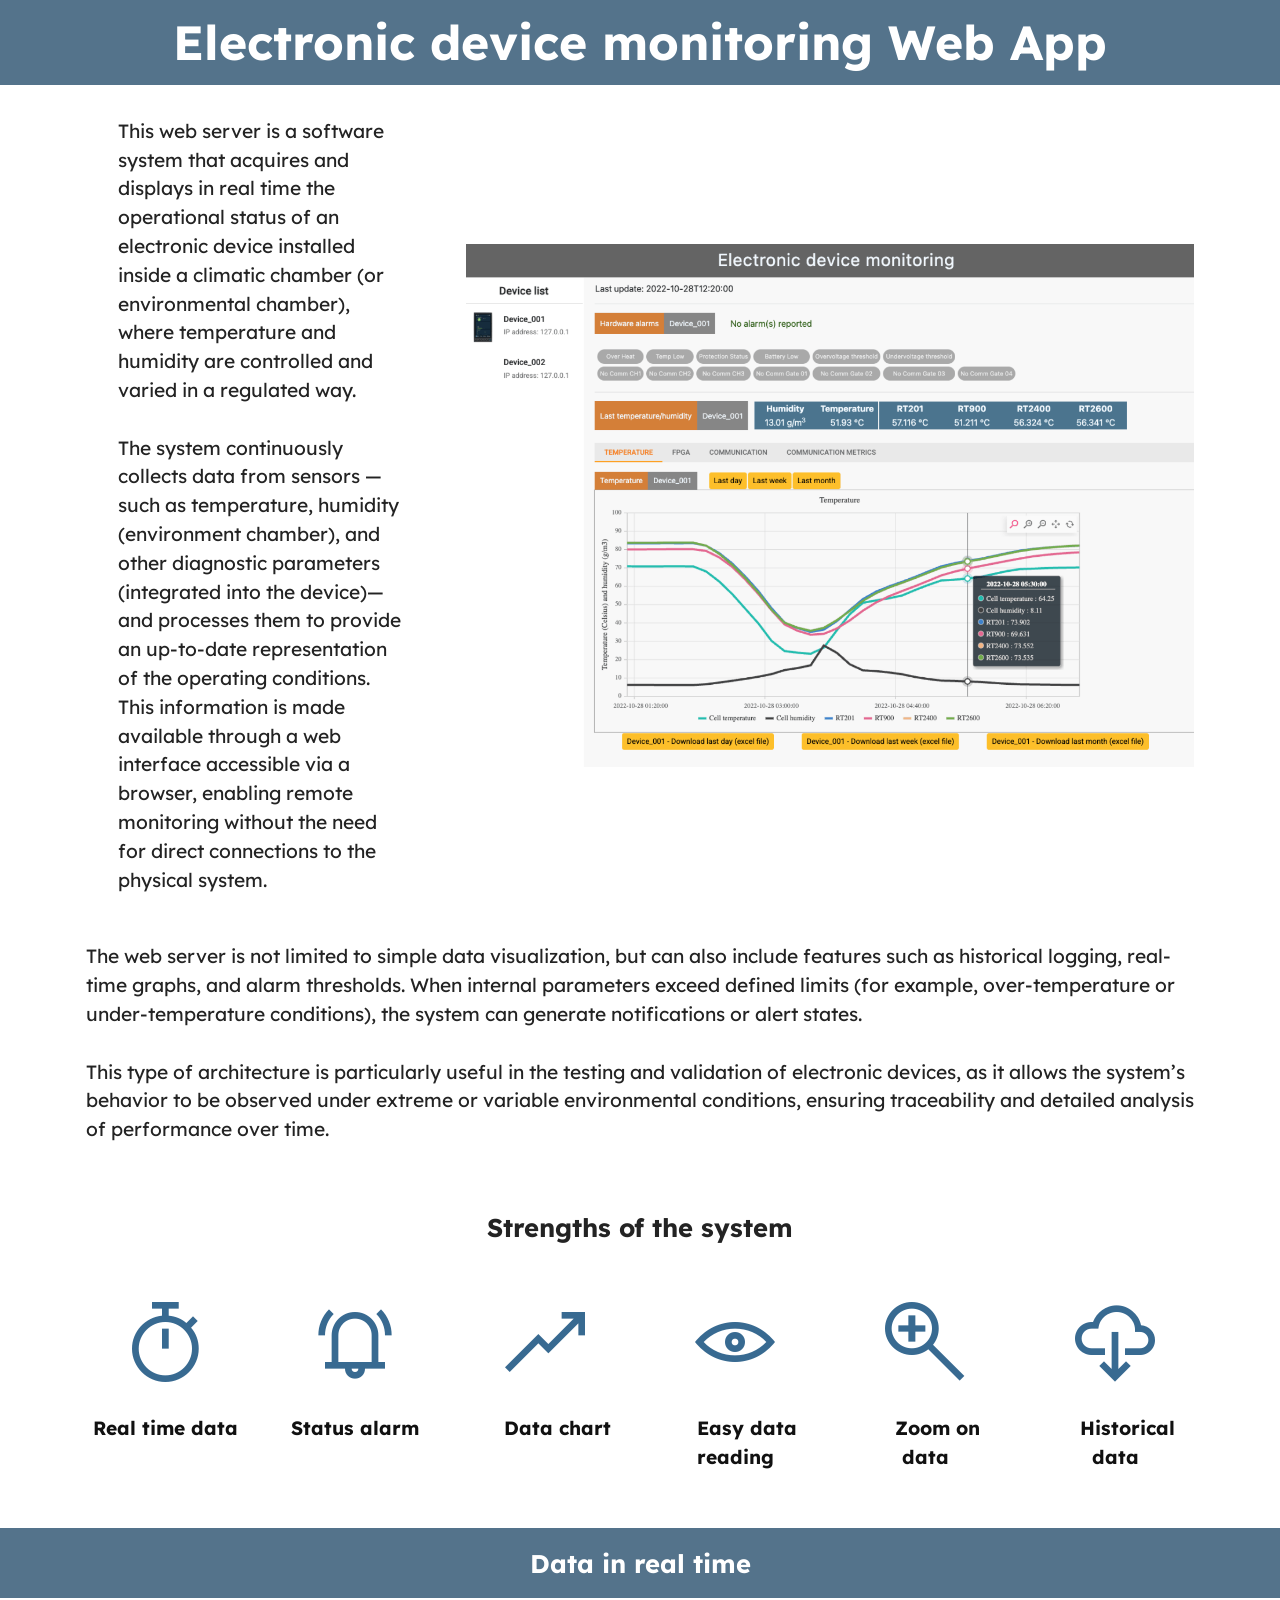
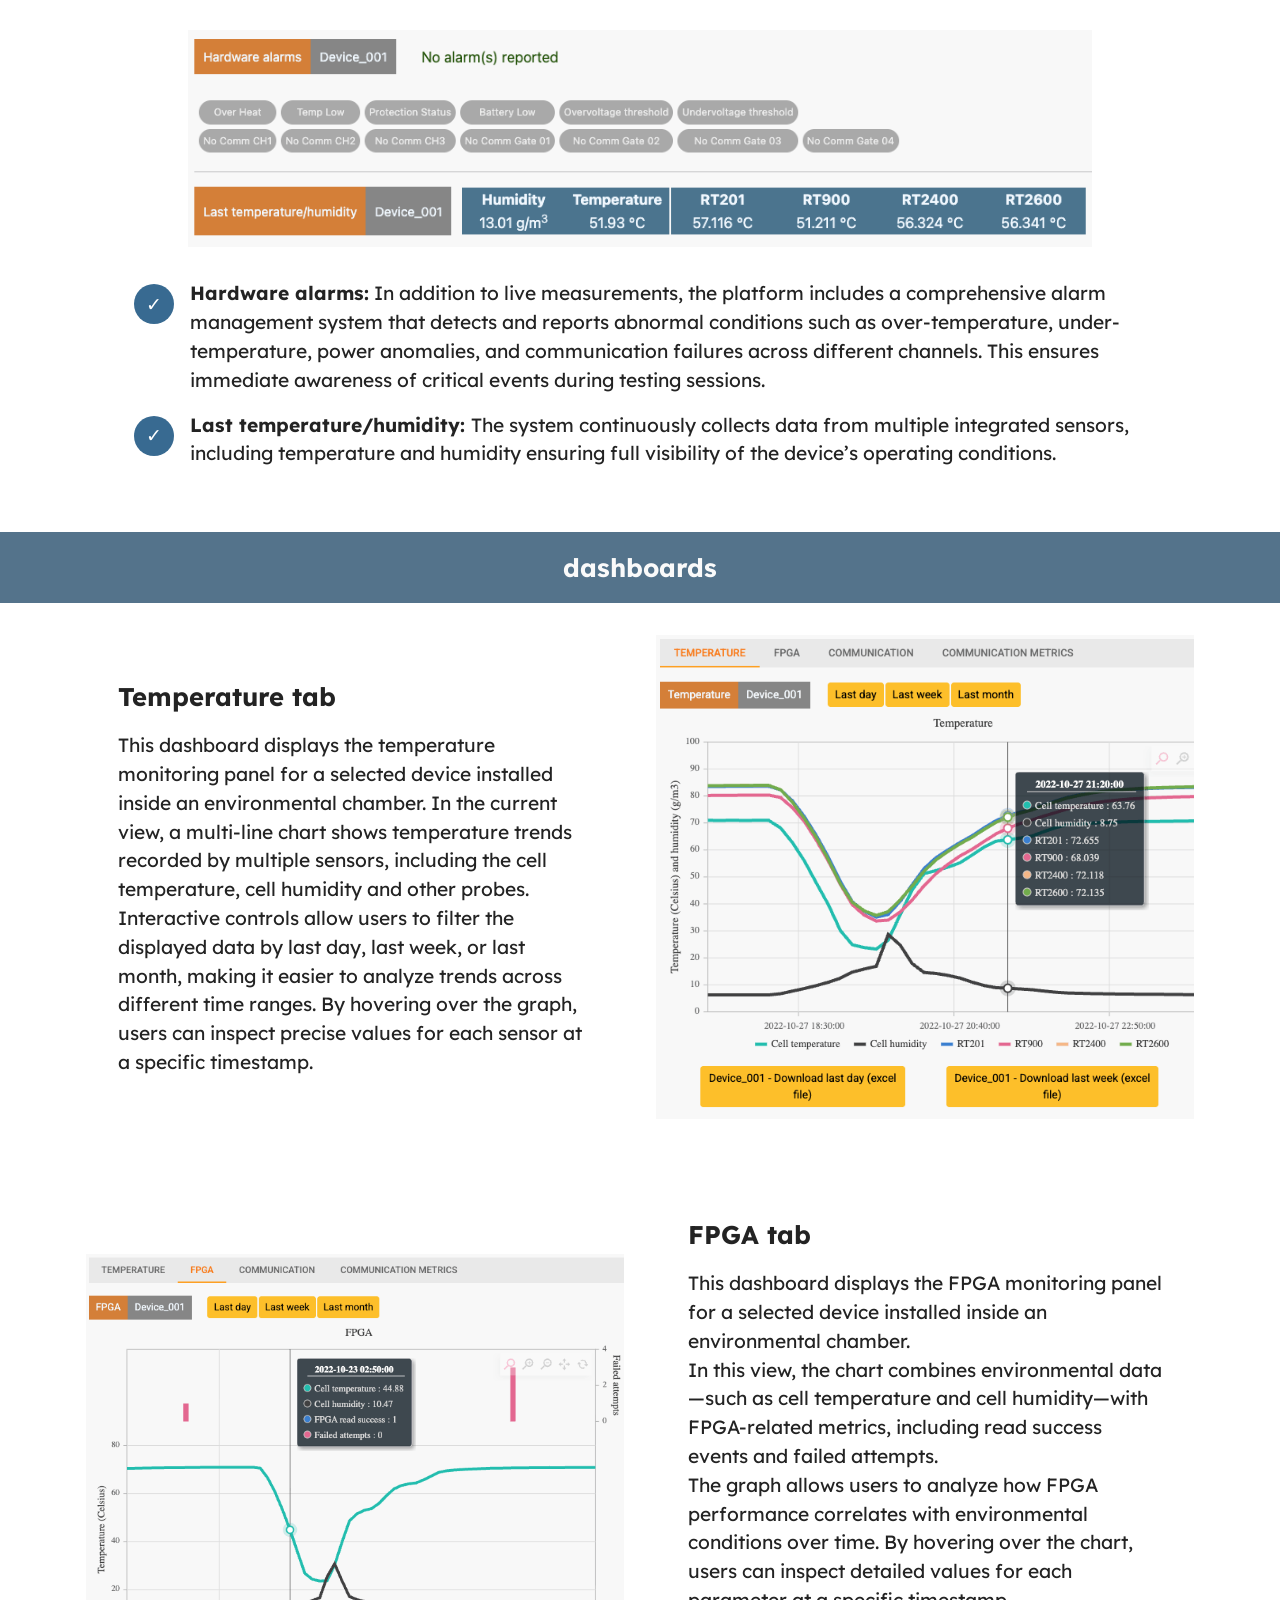
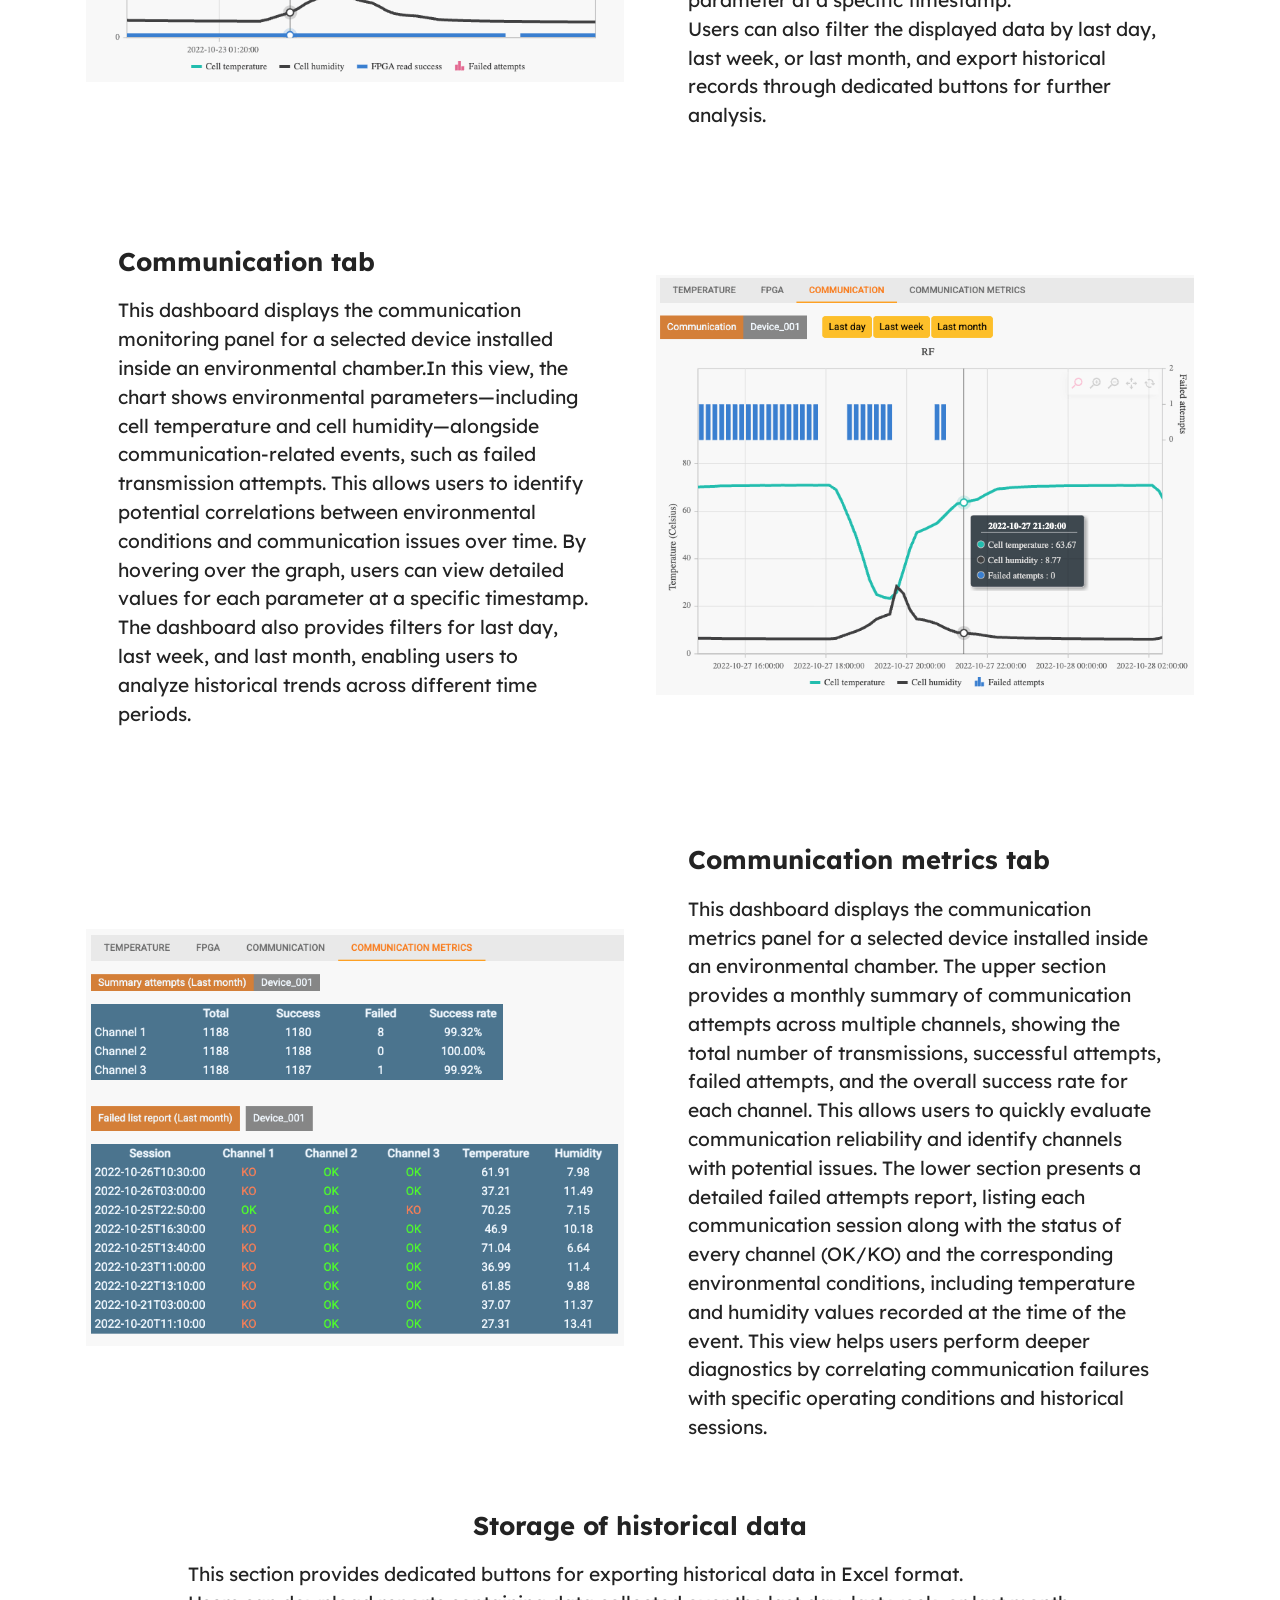
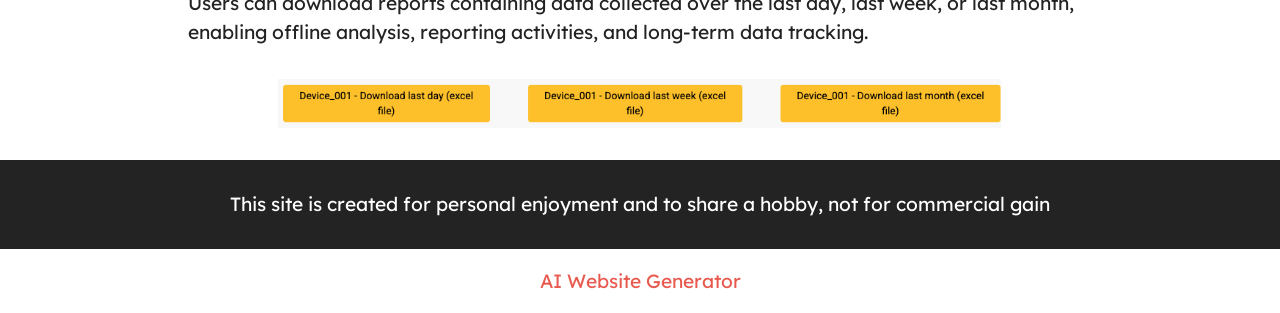
<file: page6.html>
<!DOCTYPE html>
<html  >
<head>
  <!-- Site made with Mobirise Website Builder v6.1.10, https://mobirise.com -->
  <meta charset="UTF-8">
  <meta http-equiv="X-UA-Compatible" content="IE=edge">
  <meta name="generator" content="Mobirise v6.1.10, mobirise.com">
  <meta name="viewport" content="width=device-width, initial-scale=1, minimum-scale=1">
  <link rel="shortcut icon" href="assets/images/logo.png" type="image/x-icon">
  <meta name="description" content="">
  
  
  <title>WebApp_deviceMonitoring</title>
  <link rel="stylesheet" href="assets/web/assets/mobirise-icons2/mobirise2.css">
  <link rel="stylesheet" href="assets/bootstrap/css/bootstrap.min.css">
  <link rel="stylesheet" href="assets/theme/css/style.css">
  <link rel="preload" href="https://fonts.googleapis.com/css?family=Jost:100,200,300,400,500,600,700,800,900,100i,200i,300i,400i,500i,600i,700i,800i,900i&display=swap" as="style" onload="this.onload=null;this.rel='stylesheet'">
  <noscript><link rel="stylesheet" href="https://fonts.googleapis.com/css?family=Jost:100,200,300,400,500,600,700,800,900,100i,200i,300i,400i,500i,600i,700i,800i,900i&display=swap"></noscript>
  <link rel="preload" href="https://fonts.googleapis.com/css?family=Lexend:100,200,300,400,500,600,700,800,900&display=swap" as="style" onload="this.onload=null;this.rel='stylesheet'">
  <noscript><link rel="stylesheet" href="https://fonts.googleapis.com/css?family=Lexend:100,200,300,400,500,600,700,800,900&display=swap"></noscript>
  <link rel="preload" as="style" href="assets/mobirise/css/mbr-additional.css?v=SSwIdX"><link rel="stylesheet" href="assets/mobirise/css/mbr-additional.css?v=SSwIdX" type="text/css">

  
  
  
</head>
<body>
  
  <section data-bs-version="5.1" class="header6 cid-vi1k13nS2V" id="header6-39">

    

    
    

    <div class="align-center container">
        <div class="row justify-content-center">
            <div class="col-12 col-lg-12">
                <h1 class="mbr-section-title mbr-fonts-style mbr-white mb-3 display-2"><strong>Electronic device monitoring Web App</strong></h1>
                
                
                
            </div>
        </div>
    </div>
</section>

<section data-bs-version="5.1" class="image2 cid-vhZ3RJ9zfV" id="image2-33">
    

    
    

    <div class="container">
        <div class="row align-items-center">
            <div class="col-12 col-lg-8">
                <div class="image-wrapper">
                    <img src="assets/images/img-device-mon-web-1256x903.png" alt="">
                    <p class="mbr-description mbr-fonts-style mt-2 align-center display-4"></p>
                </div>
            </div>
            <div class="col-12 col-lg">
                <div class="text-wrapper">
                    
                    <p class="mbr-text mbr-fonts-style display-7">This web server is a software system that acquires and displays in real time the operational status of an electronic device installed inside a climatic chamber (or environmental chamber), where temperature and humidity are controlled and varied in a regulated way.<br><br>The system continuously collects data from sensors —such as temperature, humidity (environment chamber), and other diagnostic parameters (integrated into the device)— and processes them to provide an up-to-date representation of the operating conditions. This information is made available through a web interface accessible via a browser, enabling remote monitoring without the need for direct connections to the physical system.</p>
                </div>
            </div>
        </div>
    </div>
</section>

<section data-bs-version="5.1" class="content5 cid-vhZ3Tp9tpV" id="content5-34">
    
    <div class="container">
        <div class="row justify-content-center">
            <div class="col-md-12 col-lg-12">
                
                
                <p class="mbr-text mbr-fonts-style display-7">The web server is not limited to simple data visualization, but can also include features such as historical logging, real-time graphs, and alarm thresholds. When internal parameters exceed defined limits (for example, over-temperature or under-temperature conditions), the system can generate notifications or alert states.<br><br>This type of architecture is particularly useful in the testing and validation of electronic devices, as it allows the system’s behavior to be observed under extreme or variable environmental conditions, ensuring traceability and detailed analysis of performance over time.</p>
            </div>
        </div>
    </div>
</section>

<section data-bs-version="5.1" class="features14 cid-vhZ8RnALRp" id="features14-35">
    

    
    
    <div class="container">
        <div class="row mb-5">
            <div class="col-12">
                <h3 class="mbr-section-title align-center mbr-fonts-style display-5"><strong>Strengths of the system</strong></h3>
            </div>
        </div>
        <div class="row">
            <div class="item features-without-image mb-5 col-12 col-md-2 active">
                <div class="item-wrapper">
                    <div class="card-box align-center">
                        <span class="mbr-iconfont mobi-mbri-timer mobi-mbri" style="color: rgb(56, 106, 145); fill: rgb(56, 106, 145);"></span>
                        <h2 class="card-title align-center mbr-black mbr-fonts-style display-7">
                            <strong>Real time data</strong></h2>
                    </div>
                </div>
            </div>
            <div class="item features-without-image mb-5 col-12 col-md-2">
                <div class="item-wrapper">
                    <div class="card-box align-center">
                        <span class="mbr-iconfont mobi-mbri-alert mobi-mbri" style="color: rgb(56, 106, 145); fill: rgb(56, 106, 145);"></span>
                        <h2 class="card-title align-center mbr-black mbr-fonts-style display-7">
                            <strong>Status alarm</strong></h2>
                    </div>
                </div>
            </div>
            <div class="item features-without-image mb-5 col-12 col-md-2">
                <div class="item-wrapper">
                    <div class="card-box align-center">
                        <span class="mbr-iconfont mobi-mbri-growing-chart mobi-mbri" style="color: rgb(56, 106, 145); fill: rgb(56, 106, 145);"></span>
                        <h2 class="card-title align-center mbr-black mbr-fonts-style display-7"><strong>&nbsp; &nbsp; Data chart</strong></h2>
                    </div>
                </div>
            </div>
            
            <div class="item features-without-image mb-5 col-12 col-md-2">
                <div class="item-wrapper">
                    <div class="card-box align-center">
                        <span class="mbr-iconfont mobi-mbri-preview mobi-mbri" style="color: rgb(56, 106, 145); fill: rgb(56, 106, 145);"></span>
                        <h2 class="card-title align-center mbr-black mbr-fonts-style display-7"><strong>&nbsp; &nbsp; Easy data reading</strong></h2>
                    </div>
                </div>
            </div><div class="item features-without-image mb-5 col-12 col-md-2">
                <div class="item-wrapper">
                    <div class="card-box align-center">
                        <span class="mbr-iconfont mobi-mbri-zoom-in mobi-mbri" style="color: rgb(56, 106, 145); fill: rgb(56, 106, 145);"></span>
                        <h2 class="card-title align-center mbr-black mbr-fonts-style display-7"><strong>&nbsp; &nbsp; Zoom on data</strong></h2>
                    </div>
                </div>
            </div>
            <div class="item features-without-image mb-5 col-12 col-md-2">
                <div class="item-wrapper">
                    <div class="card-box align-center">
                        <span class="mbr-iconfont mobi-mbri-download-2 mobi-mbri" style="color: rgb(56, 106, 145); fill: rgb(56, 106, 145);"></span>
                        <h2 class="card-title align-center mbr-black mbr-fonts-style display-7"><strong>&nbsp; &nbsp; Historical data</strong></h2>
                    </div>
                </div>
            </div>
        </div>
    </div>
</section>

<section data-bs-version="5.1" class="header10 cid-vi5xfFdSPY" id="header10-3i">

    

    
    

    <div class="align-center container-fluid">
        <div class="row justify-content-center">
            <div class="col-md-12 col-lg-9">
                <h1 class="mbr-section-title mbr-fonts-style mb-3 display-5"><strong>Data in real time</strong></h1>
                
                
                
            </div>
        </div>
    </div>
</section>

<section data-bs-version="5.1" class="header10 cid-vhZbYhM1fL" id="header10-36">

    

    
    

    <div class="align-center container-fluid">
        <div class="row justify-content-center">
            <div class="col-md-12 col-lg-9">
                
                
                
                <div class="image-wrap mt-4">
                    <img src="assets/images/img-data-rt-1003x241.png" alt="Mobirise Website Builder" title="">
                </div>
            </div>
        </div>
    </div>
</section>

<section data-bs-version="5.1" class="content8 cid-vhZej21wnI" id="content8-38">
    
    <div class="container">
        <div class="row justify-content-center">
            <div class="counter-container col-md-12 col-lg-11">
                
                <div class="mbr-text mbr-fonts-style display-7">
                    <ul>
                        <li><strong>Hardware alarms:</strong>&nbsp;In addition to live measurements, the platform includes a comprehensive alarm management system that detects and reports abnormal conditions such as over-temperature, under-temperature, power anomalies, and communication failures across different channels. This ensures immediate awareness of critical events during testing sessions.</li>
                        <li><strong>Last temperature/humidity: </strong>The system continuously collects data from multiple integrated sensors, including temperature and humidity ensuring full visibility of the device’s operating conditions.&nbsp;</li>
                    </ul>
                </div>
            </div>
        </div>
    </div>
</section>

<section data-bs-version="5.1" class="header10 cid-vi5wwYeKfj" id="header10-3g">

    

    
    

    <div class="align-center container-fluid">
        <div class="row justify-content-center">
            <div class="col-md-12 col-lg-9">
                <h1 class="mbr-section-title mbr-fonts-style mb-3 display-5"><strong>dashboards</strong></h1>
                
                
                
            </div>
        </div>
    </div>
</section>

<section data-bs-version="5.1" class="image2 cid-vi1ldznlZu" id="image2-3a">
    

    
    

    <div class="container">
        <div class="row align-items-center">
            <div class="col-12 col-lg-6">
                <div class="image-wrapper">
                    <img src="assets/images/img-device-mon-temp-680x612.png" alt="">
                    <p class="mbr-description mbr-fonts-style mt-2 align-center display-4"></p>
                </div>
            </div>
            <div class="col-12 col-lg">
                <div class="text-wrapper">
                    <h3 class="mbr-section-title mbr-fonts-style mb-3 display-5">
                        <strong>Temperature tab</strong></h3>
                    <p class="mbr-text mbr-fonts-style display-7">
                        This dashboard displays the temperature monitoring panel for a selected device installed inside an environmental chamber. In the current view, a multi-line chart shows temperature trends recorded by multiple sensors, including the cell temperature, cell humidity and other probes.<br>Interactive controls allow users to filter the displayed data by last day, last week, or last month, making it easier to analyze trends across different time ranges. By hovering over the graph, users can inspect precise values for each sensor at a specific timestamp.<br></p>
                </div>
            </div>
        </div>
    </div>
</section>

<section data-bs-version="5.1" class="image1 cid-vi1lvKNDxS" id="image1-3b">
    

    
    

    <div class="container">
        <div class="row align-items-center">
            <div class="col-12 col-lg-6">
                <div class="image-wrapper">
                    <img src="assets/images/img-device-mon-fpga-763x607.png" alt="">
                    <p class="mbr-description mbr-fonts-style pt-2 align-center display-4"></p>
                </div>
            </div>
            <div class="col-12 col-lg">
                <div class="text-wrapper">
                    <h3 class="mbr-section-title mbr-fonts-style mb-3 display-5">
                        <strong>FPGA tab</strong></h3>
                    <p class="mbr-text mbr-fonts-style display-7">This dashboard displays the FPGA monitoring panel for a selected device installed inside an environmental chamber.<br>In this view, the chart combines environmental data—such as cell temperature and cell humidity—with FPGA-related metrics, including read success events and failed attempts.<br>The graph allows users to analyze how FPGA performance correlates with environmental conditions over time. By hovering over the chart, users can inspect detailed values for each parameter at a specific timestamp.<br>Users can also filter the displayed data by last day, last week, or last month, and export historical records through dedicated buttons for further analysis.</p>
                </div>
            </div>
        </div>
    </div>
</section>

<section data-bs-version="5.1" class="image2 cid-vi1lVQhOKP" id="image2-3c">
    

    
    

    <div class="container">
        <div class="row align-items-center">
            <div class="col-12 col-lg-6">
                <div class="image-wrapper">
                    <img src="assets/images/img-device-mon-comm-770x602.png" alt="">
                    <p class="mbr-description mbr-fonts-style mt-2 align-center display-4"></p>
                </div>
            </div>
            <div class="col-12 col-lg">
                <div class="text-wrapper">
                    <h3 class="mbr-section-title mbr-fonts-style mb-3 display-5">
                        <strong>Communication tab</strong></h3>
                    <p class="mbr-text mbr-fonts-style display-7">This dashboard displays the communication monitoring panel for a selected device installed inside an environmental chamber.In this view, the chart shows environmental parameters—including cell temperature and cell humidity—alongside communication-related events, such as failed transmission attempts. This allows users to identify potential correlations between environmental conditions and communication issues over time. By hovering over the graph, users can view detailed values for each parameter at a specific timestamp. The dashboard also provides filters for last day, last week, and last month, enabling users to analyze historical trends across different time periods.</p>
                </div>
            </div>
        </div>
    </div>
</section>

<section data-bs-version="5.1" class="image1 cid-vi1mlrU2sJ" id="image1-3d">
    

    
    

    <div class="container">
        <div class="row align-items-center">
            <div class="col-12 col-lg-6">
                <div class="image-wrapper">
                    <img src="assets/images/img-device-mon-stat-738x572.png" alt="">
                    <p class="mbr-description mbr-fonts-style pt-2 align-center display-4"></p>
                </div>
            </div>
            <div class="col-12 col-lg">
                <div class="text-wrapper">
                    <h3 class="mbr-section-title mbr-fonts-style mb-3 display-5">
                        <strong>Communication metrics tab</strong></h3>
                    <p class="mbr-text mbr-fonts-style display-7">This dashboard displays the communication metrics panel for a selected device installed inside an environmental chamber. The upper section provides a monthly summary of communication attempts across multiple channels, showing the total number of transmissions, successful attempts, failed attempts, and the overall success rate for each channel. This allows users to quickly evaluate communication reliability and identify channels with potential issues. The lower section presents a detailed failed attempts report, listing each communication session along with the status of every channel (OK/KO) and the corresponding environmental conditions, including temperature and humidity values recorded at the time of the event. This view helps users perform deeper diagnostics by correlating communication failures with specific operating conditions and historical sessions.</p>
                </div>
            </div>
        </div>
    </div>
</section>

<section data-bs-version="5.1" class="header10 cid-vi1nCCNzJF" id="header10-3f">

    

    
    

    <div class="align-center container-fluid">
        <div class="row justify-content-center">
            <div class="col-md-12 col-lg-9">
                <h1 class="mbr-section-title mbr-fonts-style mb-3 display-5"><strong>Storage of historical data</strong></h1>
                <p class="mbr-text mbr-fonts-style display-7">This section provides dedicated buttons for exporting historical data in Excel format.<br>Users can download reports containing data collected over the last day, last week, or last month, enabling offline analysis, reporting activities, and long-term data tracking.</p>
                
                <div class="image-wrap mt-4">
                    <img src="assets/images/img-downloaddata-987x68.png" alt="" title="">
                </div>
            </div>
        </div>
    </div>
</section>

<section data-bs-version="5.1" class="footer7 cid-vi1nhSAYNH" once="footers" id="footer7-3e">

    

    

    <div class="container">
        <div class="media-container-row align-center mbr-white">
            <div class="col-12">
                <p class="mbr-text mb-0 mbr-fonts-style display-7">
                    This site is created for personal enjoyment and to share a hobby, not for commercial gain
                </p>
            </div>
        </div>
    </div>
</section><section class="display-7" style="padding: 0;align-items: center;justify-content: center;flex-wrap: wrap;    align-content: center;display: flex;position: relative;height: 4rem;"><a href="https://mobiri.se/" style="flex: 1 1;height: 4rem;position: absolute;width: 100%;z-index: 1;"><img alt="" style="height: 4rem;" src="[data-uri]"></a><p style="margin: 0;text-align: center;" class="display-7">&#8204;</p><a style="z-index:1" href="https://mobirise.com/builder/ai-website-generator.html">AI Website Generator</a></section><script src="assets/bootstrap/js/bootstrap.bundle.min.js"></script>  <script src="assets/smoothscroll/smooth-scroll.js"></script>  <script src="assets/ytplayer/index.js"></script>  <script src="assets/theme/js/script.js"></script>  
  
  
</body>
</html>
</file>
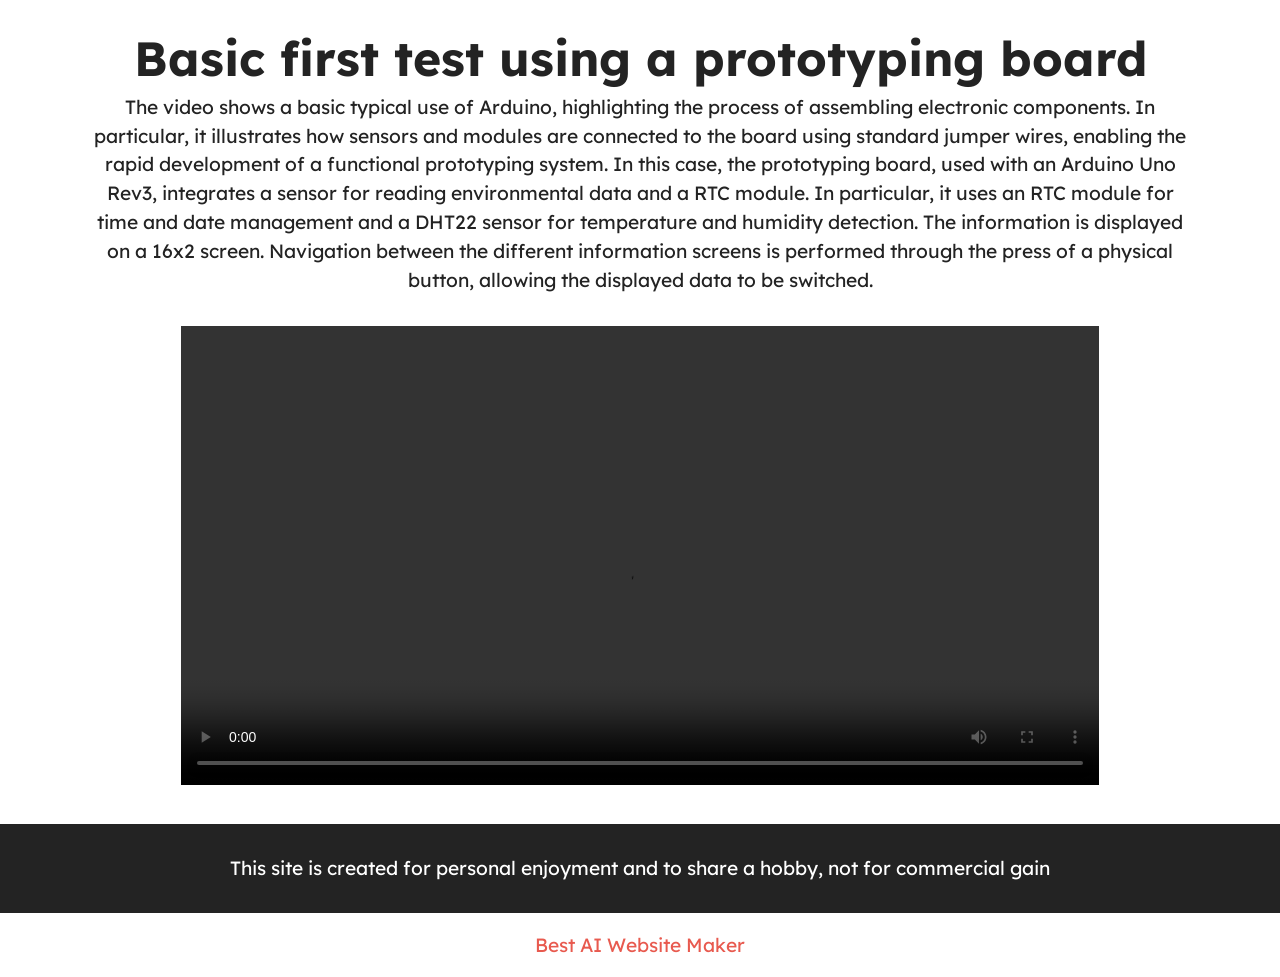
<file: page7.html>
<!DOCTYPE html>
<html  >
<head>
  <!-- Site made with Mobirise Website Builder v6.1.10, https://mobirise.com -->
  <meta charset="UTF-8">
  <meta http-equiv="X-UA-Compatible" content="IE=edge">
  <meta name="generator" content="Mobirise v6.1.10, mobirise.com">
  <meta name="viewport" content="width=device-width, initial-scale=1, minimum-scale=1">
  <link rel="shortcut icon" href="assets/images/logo.png" type="image/x-icon">
  <meta name="description" content="">
  
  
  <title>Prototyping_board</title>
  <link rel="stylesheet" href="assets/bootstrap/css/bootstrap.min.css">
  <link rel="stylesheet" href="assets/theme/css/style.css">
  <link rel="preload" href="https://fonts.googleapis.com/css?family=Jost:100,200,300,400,500,600,700,800,900,100i,200i,300i,400i,500i,600i,700i,800i,900i&display=swap" as="style" onload="this.onload=null;this.rel='stylesheet'">
  <noscript><link rel="stylesheet" href="https://fonts.googleapis.com/css?family=Jost:100,200,300,400,500,600,700,800,900,100i,200i,300i,400i,500i,600i,700i,800i,900i&display=swap"></noscript>
  <link rel="preload" href="https://fonts.googleapis.com/css?family=Lexend:100,200,300,400,500,600,700,800,900&display=swap" as="style" onload="this.onload=null;this.rel='stylesheet'">
  <noscript><link rel="stylesheet" href="https://fonts.googleapis.com/css?family=Lexend:100,200,300,400,500,600,700,800,900&display=swap"></noscript>
  <link rel="preload" as="style" href="assets/mobirise/css/mbr-additional.css?v=K6LT9c"><link rel="stylesheet" href="assets/mobirise/css/mbr-additional.css?v=K6LT9c" type="text/css">

  
  
  
</head>
<body>
  
  <section data-bs-version="5.1" class="video2 cid-viaw9sVq0N" id="video2-3t">
    
    
    
    <div class="container">
        <div class="mbr-section-head">
            <h4 class="mbr-section-title mbr-fonts-style mb-0 display-2"><strong>Basic first test using a prototyping board</strong></h4>
            <h5 class="mbr-section-subtitle mbr-fonts-style mb-0 mt-2 display-7">The video shows a basic typical use of Arduino, highlighting the process of assembling electronic components. In particular, it illustrates how sensors and modules are connected to the board using standard jumper wires, enabling the rapid development of a functional prototyping system. In this case, the prototyping board, used with an Arduino Uno Rev3, integrates a sensor for reading environmental data and a RTC module. In particular, it uses an RTC module for time and date management and a DHT22 sensor for temperature and humidity detection. The information is displayed on a 16x2 screen. Navigation between the different information screens is performed through the press of a physical button, allowing the displayed data to be switched.</h5>
        </div>
        <div class="row justify-content-center mt-4">
            <div class="col-12 col-md-10 video-block">
                <div class="video-wrapper"><video style="width:100%" controls autoplay loop playsinline><source src="https://fgreco73.github.io/MyDigitalLife/video/first_test.mp4?loop=1&amp;autoplay=1"/></video></div>
                
            </div>
        </div>
    </div>
</section>

<section data-bs-version="5.1" class="footer7 cid-viaEkf9VtX" once="footers" id="footer7-3u">

    

    

    <div class="container">
        <div class="media-container-row align-center mbr-white">
            <div class="col-12">
                <p class="mbr-text mb-0 mbr-fonts-style display-7">
                    This site is created for personal enjoyment and to share a hobby, not for commercial gain
                </p>
            </div>
        </div>
    </div>
</section><section class="display-7" style="padding: 0;align-items: center;justify-content: center;flex-wrap: wrap;    align-content: center;display: flex;position: relative;height: 4rem;"><a href="https://mobiri.se/" style="flex: 1 1;height: 4rem;position: absolute;width: 100%;z-index: 1;"><img alt="" style="height: 4rem;" src="[data-uri]"></a><p style="margin: 0;text-align: center;" class="display-7">&#8204;</p><a style="z-index:1" href="https://mobirise.com/builder/ai-website-maker.html">Best AI Website Maker</a></section><script src="assets/bootstrap/js/bootstrap.bundle.min.js"></script>  <script src="assets/smoothscroll/smooth-scroll.js"></script>  <script src="assets/ytplayer/index.js"></script>  <script src="assets/playervimeo/vimeo_player.js"></script>  <script src="assets/theme/js/script.js"></script>  
  
  
</body>
</html>
</file>
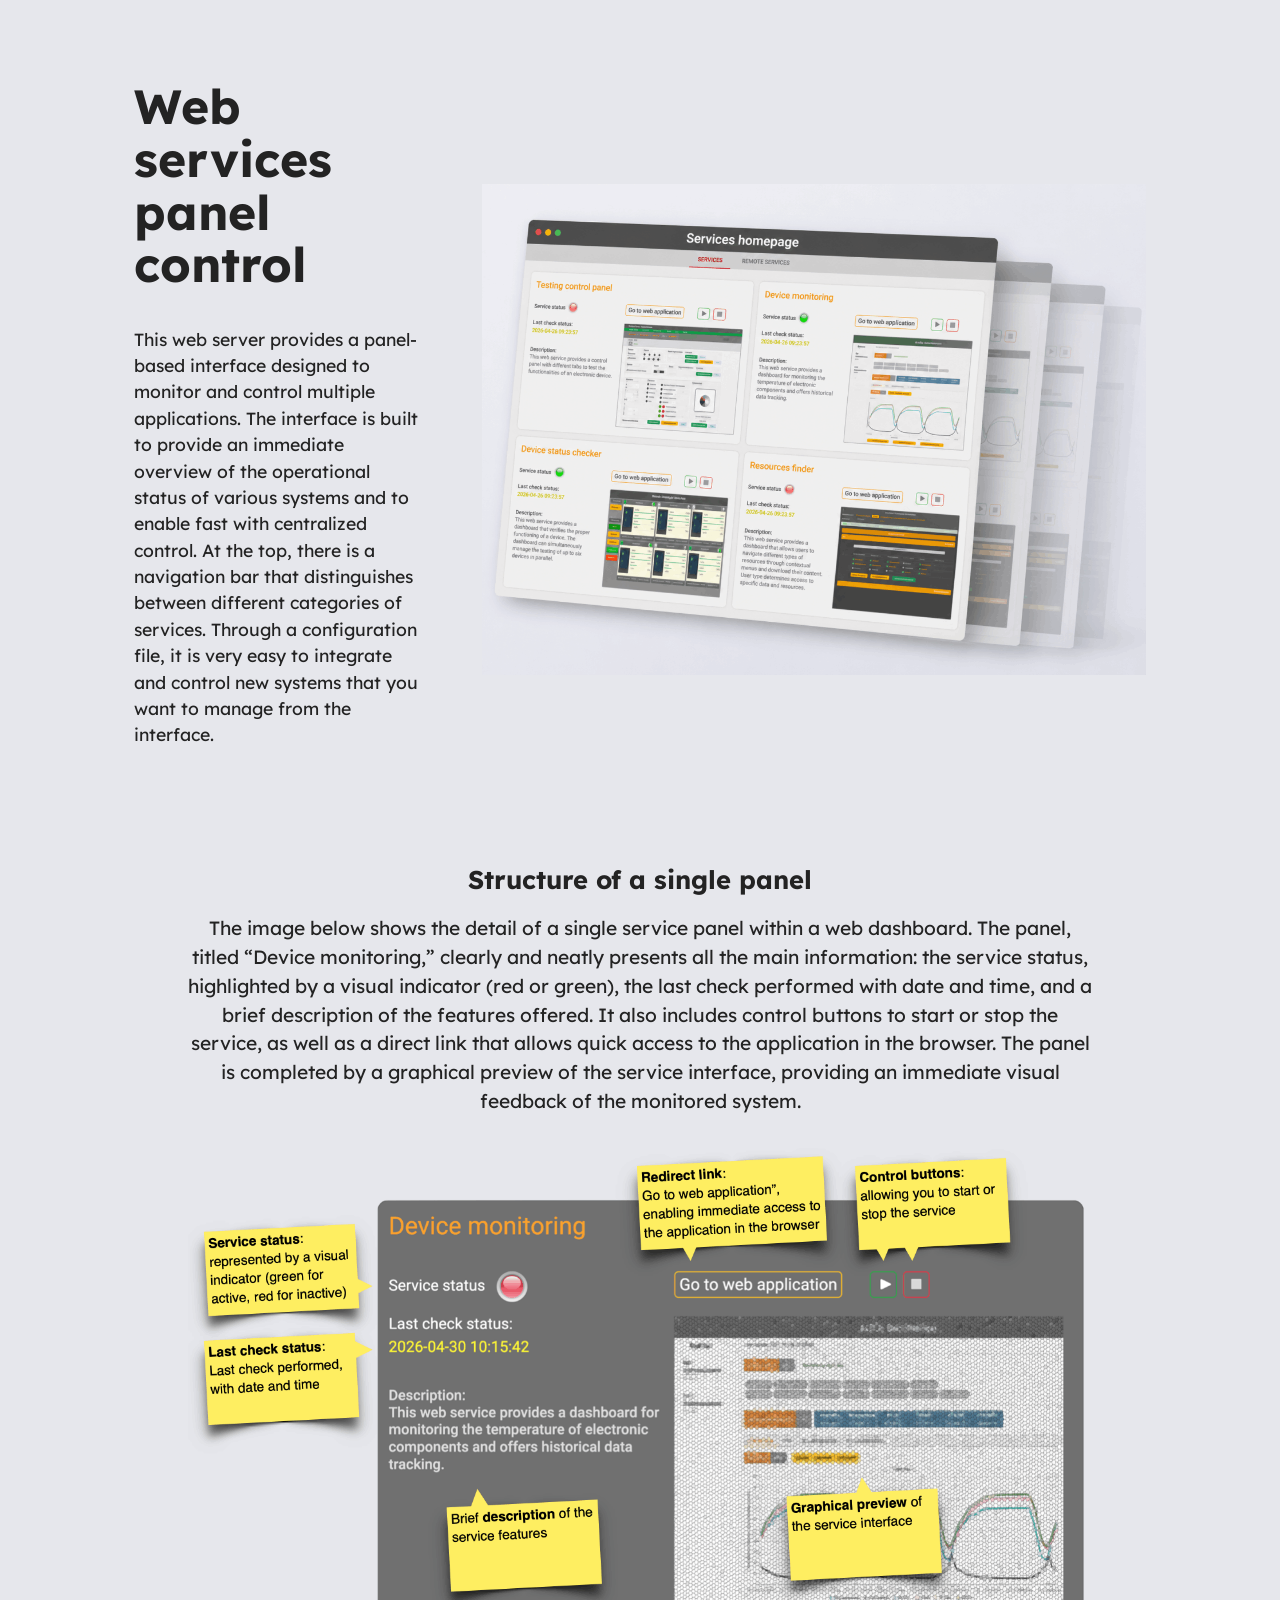
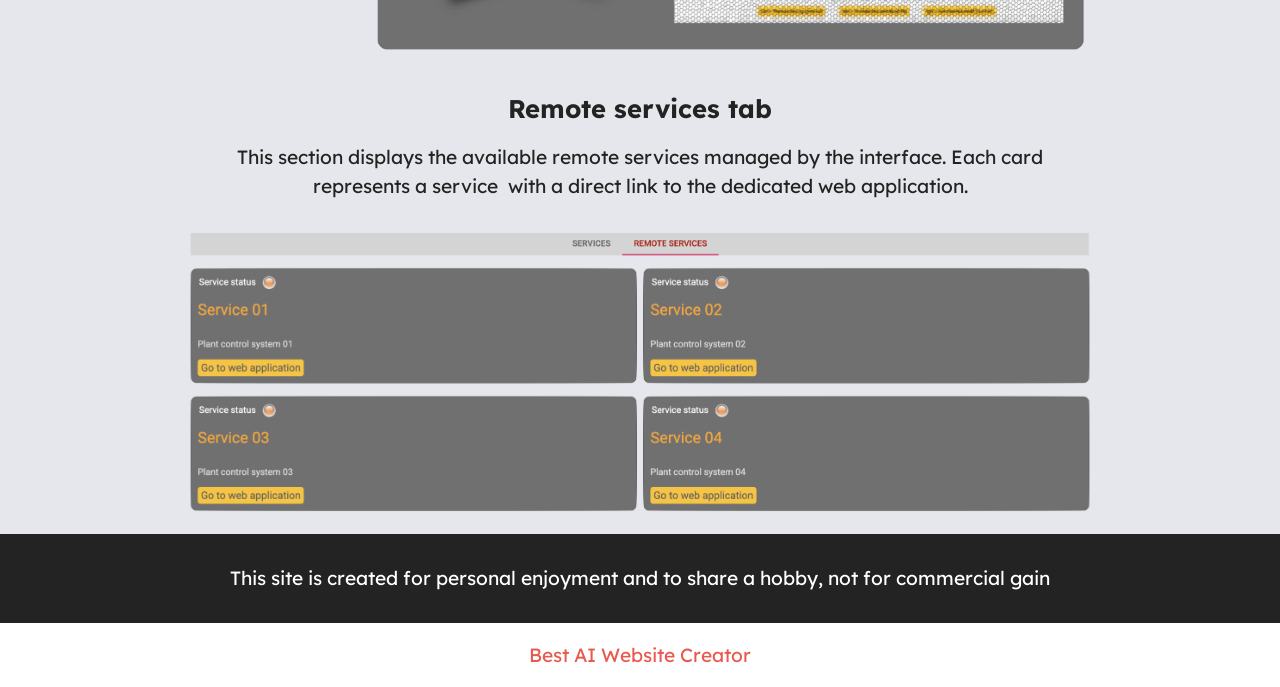
<file: page8.html>
<!DOCTYPE html>
<html  >
<head>
  <!-- Site made with Mobirise Website Builder v6.1.10, https://mobirise.com -->
  <meta charset="UTF-8">
  <meta http-equiv="X-UA-Compatible" content="IE=edge">
  <meta name="generator" content="Mobirise v6.1.10, mobirise.com">
  <meta name="viewport" content="width=device-width, initial-scale=1, minimum-scale=1">
  <link rel="shortcut icon" href="assets/images/logo.png" type="image/x-icon">
  <meta name="description" content="">
  
  
  <title>WebService_Panel_Control</title>
  <link rel="stylesheet" href="assets/bootstrap/css/bootstrap.min.css">
  <link rel="stylesheet" href="assets/theme/css/style.css">
  <link rel="preload" href="https://fonts.googleapis.com/css?family=Jost:100,200,300,400,500,600,700,800,900,100i,200i,300i,400i,500i,600i,700i,800i,900i&display=swap" as="style" onload="this.onload=null;this.rel='stylesheet'">
  <noscript><link rel="stylesheet" href="https://fonts.googleapis.com/css?family=Jost:100,200,300,400,500,600,700,800,900,100i,200i,300i,400i,500i,600i,700i,800i,900i&display=swap"></noscript>
  <link rel="preload" href="https://fonts.googleapis.com/css?family=Lexend:100,200,300,400,500,600,700,800,900&display=swap" as="style" onload="this.onload=null;this.rel='stylesheet'">
  <noscript><link rel="stylesheet" href="https://fonts.googleapis.com/css?family=Lexend:100,200,300,400,500,600,700,800,900&display=swap"></noscript>
  <link rel="preload" as="style" href="assets/mobirise/css/mbr-additional.css?v=S4HJOc"><link rel="stylesheet" href="assets/mobirise/css/mbr-additional.css?v=S4HJOc" type="text/css">

  
  
  
</head>
<body>
  
  <section data-bs-version="5.1" class="features16 cid-vig2bvE5B9" id="features16-3x">

    

    
    
    <div class="container">
        <div class="content-wrapper">
            <div class="row align-items-center">
                <div class="col-12 col-lg">
                    <div class="text-wrapper">
                        <h6 class="card-title mbr-fonts-style display-2"><strong>Web services panel control</strong></h6>
                        <p class="mbr-text mbr-fonts-style mb-4 display-4">
                            <br>This web server provides a panel-based interface designed to monitor and control multiple applications. The interface is built to provide an immediate overview of the operational status of various systems and to enable fast with centralized control. At the top, there is a navigation bar that distinguishes between different categories of services.&nbsp;Through a configuration file, it is very easy to integrate and control new systems that you want to manage from the interface.</p>
                        
                    </div>
                </div>
                <div class="col-12 col-lg-8">
                    <div class="image-wrapper">
                        <img src="assets/images/img-control-web-masaic-1160x858.png" alt="Mobirise Website Builder">
                    </div>
                </div>
            </div>
        </div>
    </div>
</section>

<section data-bs-version="5.1" class="header10 cid-vigaGrh0Sy" id="header10-3z">

    

    
    

    <div class="align-center container-fluid">
        <div class="row justify-content-center">
            <div class="col-md-12 col-lg-9">
                <h1 class="mbr-section-title mbr-fonts-style mb-3 display-5"><strong>Structure of a single panel</strong></h1>
                <p class="mbr-text mbr-fonts-style display-7">
                    The image below shows the detail of a single service panel within a web dashboard. The panel, titled “Device monitoring,” clearly and neatly presents all the main information: the service status, highlighted by a visual indicator (red or green), the last check performed with date and time, and a brief description of the features offered. It also includes control buttons to start or stop the service, as well as a direct link that allows quick access to the application in the browser. The panel is completed by a graphical preview of the service interface, providing an immediate visual feedback of the monitored system.</p>
                
                <div class="image-wrap mt-4">
                    <img src="assets/images/img-ws-panel-control-1406x817.png" alt="Mobirise Website Builder" title="">
                </div>
            </div>
        </div>
    </div>
</section>

<section data-bs-version="5.1" class="header10 cid-vij2h1tQR6" id="header10-40">

    

    
    

    <div class="align-center container-fluid">
        <div class="row justify-content-center">
            <div class="col-md-12 col-lg-9">
                <h1 class="mbr-section-title mbr-fonts-style mb-3 display-5"><strong>Remote services tab</strong></h1>
                <p class="mbr-text mbr-fonts-style display-7">
                    This section displays the available remote services managed by the interface. Each card represents a service&nbsp; with a direct link to the dedicated web application.</p>
                
                <div class="image-wrap mt-4">
                    <img src="assets/images/img-remote-service-2097x662.png" alt="Mobirise Website Builder" title="">
                </div>
            </div>
        </div>
    </div>
</section>

<section data-bs-version="5.1" class="footer7 cid-vig9IxQrAJ" once="footers" id="footer7-3y">

    

    

    <div class="container">
        <div class="media-container-row align-center mbr-white">
            <div class="col-12">
                <p class="mbr-text mb-0 mbr-fonts-style display-7">
                    This site is created for personal enjoyment and to share a hobby, not for commercial gain
                </p>
            </div>
        </div>
    </div>
</section><section class="display-7" style="padding: 0;align-items: center;justify-content: center;flex-wrap: wrap;    align-content: center;display: flex;position: relative;height: 4rem;"><a href="https://mobiri.se/" style="flex: 1 1;height: 4rem;position: absolute;width: 100%;z-index: 1;"><img alt="" style="height: 4rem;" src="[data-uri]"></a><p style="margin: 0;text-align: center;" class="display-7">&#8204;</p><a style="z-index:1" href="https://mobirise.com/builder/ai-website-creator.html">Best AI Website Creator</a></section><script src="assets/bootstrap/js/bootstrap.bundle.min.js"></script>  <script src="assets/smoothscroll/smooth-scroll.js"></script>  <script src="assets/ytplayer/index.js"></script>  <script src="assets/theme/js/script.js"></script>  
  
  
</body>
</html>
</file>
<file: assets/web/assets/mobirise-icons/mobirise-icons.css>
@font-face {
  font-family: 'MobiriseIcons';
  src:  url('mobirise-icons.eot?spat4u');
  src:  url('mobirise-icons.eot?spat4u#iefix') format('embedded-opentype'),
    url('mobirise-icons.woff2?spat4u') format('woff2'),
    url('mobirise-icons.woff?spat4u') format('woff'),
    url('mobirise-icons.ttf?spat4u') format('truetype'),
    url('mobirise-icons.svg?spat4u#MobiriseIcons') format('svg');
  font-weight: normal;
  font-style: normal;
  font-display: swap;
}

[class^="mbri-"], [class*=" mbri-"] {
  /* use !important to prevent issues with browser extensions that change fonts */
  font-family: MobiriseIcons !important;
  speak: none;
  font-style: normal;
  font-weight: normal;
  font-variant: normal;
  text-transform: none;
  line-height: 1;

  /* Better Font Rendering =========== */
  -webkit-font-smoothing: antialiased;
  -moz-osx-font-smoothing: grayscale;
}

.mbri-add-submenu:before {
  content: "\e900";
}
.mbri-alert:before {
  content: "\e901";
}
.mbri-align-center:before {
  content: "\e902";
}
.mbri-align-justify:before {
  content: "\e903";
}
.mbri-align-left:before {
  content: "\e904";
}
.mbri-align-right:before {
  content: "\e905";
}
.mbri-android:before {
  content: "\e906";
}
.mbri-apple:before {
  content: "\e907";
}
.mbri-arrow-down:before {
  content: "\e908";
}
.mbri-arrow-next:before {
  content: "\e909";
}
.mbri-arrow-prev:before {
  content: "\e90a";
}
.mbri-arrow-up:before {
  content: "\e90b";
}
.mbri-bold:before {
  content: "\e90c";
}
.mbri-bookmark:before {
  content: "\e90d";
}
.mbri-bootstrap:before {
  content: "\e90e";
}
.mbri-briefcase:before {
  content: "\e90f";
}
.mbri-browse:before {
  content: "\e910";
}
.mbri-bulleted-list:before {
  content: "\e911";
}
.mbri-calendar:before {
  content: "\e912";
}
.mbri-camera:before {
  content: "\e913";
}
.mbri-cart-add:before {
  content: "\e914";
}
.mbri-cart-full:before {
  content: "\e915";
}
.mbri-cash:before {
  content: "\e916";
}
.mbri-change-style:before {
  content: "\e917";
}
.mbri-chat:before {
  content: "\e918";
}
.mbri-clock:before {
  content: "\e919";
}
.mbri-close:before {
  content: "\e91a";
}
.mbri-cloud:before {
  content: "\e91b";
}
.mbri-code:before {
  content: "\e91c";
}
.mbri-contact-form:before {
  content: "\e91d";
}
.mbri-credit-card:before {
  content: "\e91e";
}
.mbri-cursor-click:before {
  content: "\e91f";
}
.mbri-cust-feedback:before {
  content: "\e920";
}
.mbri-database:before {
  content: "\e921";
}
.mbri-delivery:before {
  content: "\e922";
}
.mbri-desktop:before {
  content: "\e923";
}
.mbri-devices:before {
  content: "\e924";
}
.mbri-down:before {
  content: "\e925";
}
.mbri-download:before {
  content: "\e989";
}
.mbri-drag-n-drop:before {
  content: "\e927";
}
.mbri-drag-n-drop2:before {
  content: "\e928";
}
.mbri-edit:before {
  content: "\e929";
}
.mbri-edit2:before {
  content: "\e92a";
}
.mbri-error:before {
  content: "\e92b";
}
.mbri-extension:before {
  content: "\e92c";
}
.mbri-features:before {
  content: "\e92d";
}
.mbri-file:before {
  content: "\e92e";
}
.mbri-flag:before {
  content: "\e92f";
}
.mbri-folder:before {
  content: "\e930";
}
.mbri-gift:before {
  content: "\e931";
}
.mbri-github:before {
  content: "\e932";
}
.mbri-globe:before {
  content: "\e933";
}
.mbri-globe-2:before {
  content: "\e934";
}
.mbri-growing-chart:before {
  content: "\e935";
}
.mbri-hearth:before {
  content: "\e936";
}
.mbri-help:before {
  content: "\e937";
}
.mbri-home:before {
  content: "\e938";
}
.mbri-hot-cup:before {
  content: "\e939";
}
.mbri-idea:before {
  content: "\e93a";
}
.mbri-image-gallery:before {
  content: "\e93b";
}
.mbri-image-slider:before {
  content: "\e93c";
}
.mbri-info:before {
  content: "\e93d";
}
.mbri-italic:before {
  content: "\e93e";
}
.mbri-key:before {
  content: "\e93f";
}
.mbri-laptop:before {
  content: "\e940";
}
.mbri-layers:before {
  content: "\e941";
}
.mbri-left-right:before {
  content: "\e942";
}
.mbri-left:before {
  content: "\e943";
}
.mbri-letter:before {
  content: "\e944";
}
.mbri-like:before {
  content: "\e945";
}
.mbri-link:before {
  content: "\e946";
}
.mbri-lock:before {
  content: "\e947";
}
.mbri-login:before {
  content: "\e948";
}
.mbri-logout:before {
  content: "\e949";
}
.mbri-magic-stick:before {
  content: "\e94a";
}
.mbri-map-pin:before {
  content: "\e94b";
}
.mbri-menu:before {
  content: "\e94c";
}
.mbri-mobile:before {
  content: "\e94d";
}
.mbri-mobile2:before {
  content: "\e94e";
}
.mbri-mobirise:before {
  content: "\e94f";
}
.mbri-more-horizontal:before {
  content: "\e950";
}
.mbri-more-vertical:before {
  content: "\e951";
}
.mbri-music:before {
  content: "\e952";
}
.mbri-new-file:before {
  content: "\e953";
}
.mbri-numbered-list:before {
  content: "\e954";
}
.mbri-opened-folder:before {
  content: "\e955";
}
.mbri-pages:before {
  content: "\e956";
}
.mbri-paper-plane:before {
  content: "\e957";
}
.mbri-paperclip:before {
  content: "\e958";
}
.mbri-photo:before {
  content: "\e959";
}
.mbri-photos:before {
  content: "\e95a";
}
.mbri-pin:before {
  content: "\e95b";
}
.mbri-play:before {
  content: "\e95c";
}
.mbri-plus:before {
  content: "\e95d";
}
.mbri-preview:before {
  content: "\e95e";
}
.mbri-print:before {
  content: "\e95f";
}
.mbri-protect:before {
  content: "\e960";
}
.mbri-question:before {
  content: "\e961";
}
.mbri-quote-left:before {
  content: "\e962";
}
.mbri-quote-right:before {
  content: "\e963";
}
.mbri-refresh:before {
  content: "\e964";
}
.mbri-responsive:before {
  content: "\e965";
}
.mbri-right:before {
  content: "\e966";
}
.mbri-rocket:before {
  content: "\e967";
}
.mbri-sad-face:before {
  content: "\e968";
}
.mbri-sale:before {
  content: "\e969";
}
.mbri-save:before {
  content: "\e96a";
}
.mbri-search:before {
  content: "\e96b";
}
.mbri-setting:before {
  content: "\e96c";
}
.mbri-setting2:before {
  content: "\e96d";
}
.mbri-setting3:before {
  content: "\e96e";
}
.mbri-share:before {
  content: "\e96f";
}
.mbri-shopping-bag:before {
  content: "\e970";
}
.mbri-shopping-basket:before {
  content: "\e971";
}
.mbri-shopping-cart:before {
  content: "\e972";
}
.mbri-sites:before {
  content: "\e973";
}
.mbri-smile-face:before {
  content: "\e974";
}
.mbri-speed:before {
  content: "\e975";
}
.mbri-star:before {
  content: "\e976";
}
.mbri-success:before {
  content: "\e977";
}
.mbri-sun:before {
  content: "\e978";
}
.mbri-sun2:before {
  content: "\e979";
}
.mbri-tablet:before {
  content: "\e97a";
}
.mbri-tablet-vertical:before {
  content: "\e97b";
}
.mbri-target:before {
  content: "\e97c";
}
.mbri-timer:before {
  content: "\e97d";
}
.mbri-to-ftp:before {
  content: "\e97e";
}
.mbri-to-local-drive:before {
  content: "\e97f";
}
.mbri-touch-swipe:before {
  content: "\e980";
}
.mbri-touch:before {
  content: "\e981";
}
.mbri-trash:before {
  content: "\e982";
}
.mbri-underline:before {
  content: "\e983";
}
.mbri-unlink:before {
  content: "\e984";
}
.mbri-unlock:before {
  content: "\e985";
}
.mbri-up-down:before {
  content: "\e986";
}
.mbri-up:before {
  content: "\e987";
}
.mbri-update:before {
  content: "\e988";
}
.mbri-upload:before {
 content: "\e926"; 
}
.mbri-user:before {
  content: "\e98a";
}
.mbri-user2:before {
  content: "\e98b";
}
.mbri-users:before {
  content: "\e98c";
}
.mbri-video:before {
  content: "\e98d";
}
.mbri-video-play:before {
  content: "\e98e";
}
.mbri-watch:before {
  content: "\e98f";
}
.mbri-website-theme:before {
  content: "\e990";
}
.mbri-wifi:before {
  content: "\e991";
}
.mbri-windows:before {
  content: "\e992";
}
.mbri-zoom-out:before {
  content: "\e993";
}
.mbri-redo:before {
  content: "\e994";
}
.mbri-undo:before {
  content: "\e995";
}
</file>
<file: assets/web/assets/mobirise-icons2/mobirise2.css>
@font-face {
  font-family: 'Moririse2';
  font-display: swap;
  src:  url('mobirise2.eot?f2bix4');
  src:  url('mobirise2.eot?f2bix4#iefix') format('embedded-opentype'),
    url('mobirise2.woff2?f2bix4') format('woff2'),
    url('mobirise2.woff?f2bix4') format('woff'),
    url('mobirise2.ttf?f2bix4') format('truetype'),
    url('mobirise2.svg?f2bix4#mobirise2') format('svg');
  font-weight: normal;
  font-style: normal;
}

[class^="mobi-"], [class*=" mobi-"] {
  /* use !important to prevent issues with browser extensions that change fonts */
  font-family: 'Moririse2' !important;
  speak: none;
  font-style: normal;
  font-weight: normal;
  font-variant: normal;
  text-transform: none;
  line-height: 1;

  /* Better Font Rendering =========== */
  -webkit-font-smoothing: antialiased;
  -moz-osx-font-smoothing: grayscale;
}

.mobi-mbri-add-submenu:before {
  content: "\e900";
}
.mobi-mbri-alert:before {
  content: "\e901";
}
.mobi-mbri-align-center:before {
  content: "\e902";
}
.mobi-mbri-align-justify:before {
  content: "\e903";
}
.mobi-mbri-align-left:before {
  content: "\e904";
}
.mobi-mbri-align-right:before {
  content: "\e905";
}
.mobi-mbri-android:before {
  content: "\e906";
}
.mobi-mbri-apple:before {
  content: "\e907";
}
.mobi-mbri-arrow-down:before {
  content: "\e908";
}
.mobi-mbri-arrow-next:before {
  content: "\e909";
}
.mobi-mbri-arrow-prev:before {
  content: "\e90a";
}
.mobi-mbri-arrow-up:before {
  content: "\e90b";
}
.mobi-mbri-bold:before {
  content: "\e90c";
}
.mobi-mbri-bookmark:before {
  content: "\e90d";
}
.mobi-mbri-bootstrap:before {
  content: "\e90e";
}
.mobi-mbri-briefcase:before {
  content: "\e90f";
}
.mobi-mbri-browse:before {
  content: "\e910";
}
.mobi-mbri-bulleted-list:before {
  content: "\e911";
}
.mobi-mbri-calendar:before {
  content: "\e912";
}
.mobi-mbri-camera:before {
  content: "\e913";
}
.mobi-mbri-cart-add:before {
  content: "\e914";
}
.mobi-mbri-cart-full:before {
  content: "\e915";
}
.mobi-mbri-cash:before {
  content: "\e916";
}
.mobi-mbri-change-style:before {
  content: "\e917";
}
.mobi-mbri-chat:before {
  content: "\e918";
}
.mobi-mbri-clock:before {
  content: "\e919";
}
.mobi-mbri-close:before {
  content: "\e91a";
}
.mobi-mbri-cloud:before {
  content: "\e91b";
}
.mobi-mbri-code:before {
  content: "\e91c";
}
.mobi-mbri-contact-form:before {
  content: "\e91d";
}
.mobi-mbri-credit-card:before {
  content: "\e91e";
}
.mobi-mbri-cursor-click:before {
  content: "\e91f";
}
.mobi-mbri-cust-feedback:before {
  content: "\e920";
}
.mobi-mbri-database:before {
  content: "\e921";
}
.mobi-mbri-delivery:before {
  content: "\e922";
}
.mobi-mbri-desktop:before {
  content: "\e923";
}
.mobi-mbri-devices:before {
  content: "\e924";
}
.mobi-mbri-down:before {
  content: "\e925";
}
.mobi-mbri-download-2:before {
  content: "\e926";
}
.mobi-mbri-download:before {
  content: "\e927";
}
.mobi-mbri-drag-n-drop-2:before {
  content: "\e928";
}
.mobi-mbri-drag-n-drop:before {
  content: "\e929";
}
.mobi-mbri-edit-2:before {
  content: "\e92a";
}
.mobi-mbri-edit:before {
  content: "\e92b";
}
.mobi-mbri-error:before {
  content: "\e92c";
}
.mobi-mbri-extension:before {
  content: "\e92d";
}
.mobi-mbri-features:before {
  content: "\e92e";
}
.mobi-mbri-file:before {
  content: "\e92f";
}
.mobi-mbri-flag:before {
  content: "\e930";
}
.mobi-mbri-folder:before {
  content: "\e931";
}
.mobi-mbri-gift:before {
  content: "\e932";
}
.mobi-mbri-github:before {
  content: "\e933";
}
.mobi-mbri-globe-2:before {
  content: "\e934";
}
.mobi-mbri-globe:before {
  content: "\e935";
}
.mobi-mbri-growing-chart:before {
  content: "\e936";
}
.mobi-mbri-hearth:before {
  content: "\e937";
}
.mobi-mbri-help:before {
  content: "\e938";
}
.mobi-mbri-home:before {
  content: "\e939";
}
.mobi-mbri-hot-cup:before {
  content: "\e93a";
}
.mobi-mbri-idea:before {
  content: "\e93b";
}
.mobi-mbri-image-gallery:before {
  content: "\e93c";
}
.mobi-mbri-image-slider:before {
  content: "\e93d";
}
.mobi-mbri-info:before {
  content: "\e93e";
}
.mobi-mbri-italic:before {
  content: "\e93f";
}
.mobi-mbri-key:before {
  content: "\e940";
}
.mobi-mbri-laptop:before {
  content: "\e941";
}
.mobi-mbri-layers:before {
  content: "\e942";
}
.mobi-mbri-left-right:before {
  content: "\e943";
}
.mobi-mbri-left:before {
  content: "\e944";
}
.mobi-mbri-letter:before {
  content: "\e945";
}
.mobi-mbri-like:before {
  content: "\e946";
}
.mobi-mbri-link:before {
  content: "\e947";
}
.mobi-mbri-lock:before {
  content: "\e948";
}
.mobi-mbri-login:before {
  content: "\e949";
}
.mobi-mbri-logout:before {
  content: "\e94a";
}
.mobi-mbri-magic-stick:before {
  content: "\e94b";
}
.mobi-mbri-map-pin:before {
  content: "\e94c";
}
.mobi-mbri-menu:before {
  content: "\e94d";
}
.mobi-mbri-mobile-2:before {
  content: "\e94e";
}
.mobi-mbri-mobile-horizontal:before {
  content: "\e94f";
}
.mobi-mbri-mobile:before {
  content: "\e950";
}
.mobi-mbri-mobirise:before {
  content: "\e951";
}
.mobi-mbri-more-horizontal:before {
  content: "\e952";
}
.mobi-mbri-more-vertical:before {
  content: "\e953";
}
.mobi-mbri-music:before {
  content: "\e954";
}
.mobi-mbri-new-file:before {
  content: "\e955";
}
.mobi-mbri-numbered-list:before {
  content: "\e956";
}
.mobi-mbri-opened-folder:before {
  content: "\e957";
}
.mobi-mbri-pages:before {
  content: "\e958";
}
.mobi-mbri-paper-plane:before {
  content: "\e959";
}
.mobi-mbri-paperclip:before {
  content: "\e95a";
}
.mobi-mbri-phone:before {
  content: "\e95b";
}
.mobi-mbri-photo:before {
  content: "\e95c";
}
.mobi-mbri-photos:before {
  content: "\e95d";
}
.mobi-mbri-pin:before {
  content: "\e95e";
}
.mobi-mbri-play:before {
  content: "\e95f";
}
.mobi-mbri-plus:before {
  content: "\e960";
}
.mobi-mbri-preview:before {
  content: "\e961";
}
.mobi-mbri-print:before {
  content: "\e962";
}
.mobi-mbri-protect:before {
  content: "\e963";
}
.mobi-mbri-question:before {
  content: "\e964";
}
.mobi-mbri-quote-left:before {
  content: "\e965";
}
.mobi-mbri-quote-right:before {
  content: "\e966";
}
.mobi-mbri-redo:before {
  content: "\e967";
}
.mobi-mbri-refresh:before {
  content: "\e968";
}
.mobi-mbri-responsive-2:before {
  content: "\e969";
}
.mobi-mbri-responsive:before {
  content: "\e96a";
}
.mobi-mbri-right:before {
  content: "\e96b";
}
.mobi-mbri-rocket:before {
  content: "\e96c";
}
.mobi-mbri-sad-face:before {
  content: "\e96d";
}
.mobi-mbri-sale:before {
  content: "\e96e";
}
.mobi-mbri-save:before {
  content: "\e96f";
}
.mobi-mbri-search:before {
  content: "\e970";
}
.mobi-mbri-setting-2:before {
  content: "\e971";
}
.mobi-mbri-setting-3:before {
  content: "\e972";
}
.mobi-mbri-setting:before {
  content: "\e973";
}
.mobi-mbri-share:before {
  content: "\e974";
}
.mobi-mbri-shopping-bag:before {
  content: "\e975";
}
.mobi-mbri-shopping-basket:before {
  content: "\e976";
}
.mobi-mbri-shopping-cart:before {
  content: "\e977";
}
.mobi-mbri-sites:before {
  content: "\e978";
}
.mobi-mbri-smile-face:before {
  content: "\e979";
}
.mobi-mbri-speed:before {
  content: "\e97a";
}
.mobi-mbri-star:before {
  content: "\e97b";
}
.mobi-mbri-success:before {
  content: "\e97c";
}
.mobi-mbri-sun:before {
  content: "\e97d";
}
.mobi-mbri-sun2:before {
  content: "\e97e";
}
.mobi-mbri-tablet-vertical:before {
  content: "\e97f";
}
.mobi-mbri-tablet:before {
  content: "\e980";
}
.mobi-mbri-target:before {
  content: "\e981";
}
.mobi-mbri-timer:before {
  content: "\e982";
}
.mobi-mbri-to-ftp:before {
  content: "\e983";
}
.mobi-mbri-to-local-drive:before {
  content: "\e984";
}
.mobi-mbri-touch-swipe:before {
  content: "\e985";
}
.mobi-mbri-touch:before {
  content: "\e986";
}
.mobi-mbri-trash:before {
  content: "\e987";
}
.mobi-mbri-underline:before {
  content: "\e988";
}
.mobi-mbri-undo:before {
  content: "\e989";
}
.mobi-mbri-unlink:before {
  content: "\e98a";
}
.mobi-mbri-unlock:before {
  content: "\e98b";
}
.mobi-mbri-up-down:before {
  content: "\e98c";
}
.mobi-mbri-up:before {
  content: "\e98d";
}
.mobi-mbri-update:before {
  content: "\e98e";
}
.mobi-mbri-upload-2:before {
  content: "\e98f";
}
.mobi-mbri-upload:before {
  content: "\e990";
}
.mobi-mbri-user-2:before {
  content: "\e991";
}
.mobi-mbri-user:before {
  content: "\e992";
}
.mobi-mbri-users:before {
  content: "\e993";
}
.mobi-mbri-video-play:before {
  content: "\e994";
}
.mobi-mbri-video:before {
  content: "\e995";
}
.mobi-mbri-watch:before {
  content: "\e996";
}
.mobi-mbri-website-theme-2:before {
  content: "\e997";
}
.mobi-mbri-website-theme:before {
  content: "\e998";
}
.mobi-mbri-wifi:before {
  content: "\e999";
}
.mobi-mbri-windows:before {
  content: "\e99a";
}
.mobi-mbri-zoom-in:before {
  content: "\e99b";
}
.mobi-mbri-zoom-out:before {
  content: "\e99c";
}
</file>
<file: assets/dropdown/css/style.css>
.navbar-dropdown {
  left: 0;
  padding: 0;
  position: absolute;
  right: 0;
  top: 0;
  transition: all 0.45s ease;
  z-index: 1030;
  background: #282828; }
  .navbar-dropdown .navbar-logo {
    margin-right: 0.8rem;
    transition: margin 0.3s ease-in-out;
    vertical-align: middle; }
    .navbar-dropdown .navbar-logo img {
      height: 3.125rem;
      transition: all 0.3s ease-in-out; }
    .navbar-dropdown .navbar-logo.mbr-iconfont {
      font-size: 3.125rem;
      line-height: 3.125rem; }
  .navbar-dropdown .navbar-caption {
    font-weight: 700;
    white-space: normal;
    vertical-align: -4px;
    line-height: 3.125rem !important; }
    .navbar-dropdown .navbar-caption, .navbar-dropdown .navbar-caption:hover {
      color: inherit;
      text-decoration: none; }
  .navbar-dropdown .mbr-iconfont + .navbar-caption {
    vertical-align: -1px; }
  .navbar-dropdown.navbar-fixed-top {
    position: fixed; }
  .navbar-dropdown .navbar-brand span {
    vertical-align: -4px; }
  .navbar-dropdown.bg-color.transparent {
    background: none; }
  .navbar-dropdown.navbar-short .navbar-brand {
    padding: 0.625rem 0; }
    .navbar-dropdown.navbar-short .navbar-brand span {
      vertical-align: -1px; }
  .navbar-dropdown.navbar-short .navbar-caption {
    line-height: 2.375rem !important;
    vertical-align: -2px; }
  .navbar-dropdown.navbar-short .navbar-logo {
    margin-right: 0.5rem; }
    .navbar-dropdown.navbar-short .navbar-logo img {
      height: 2.375rem; }
    .navbar-dropdown.navbar-short .navbar-logo.mbr-iconfont {
      font-size: 2.375rem;
      line-height: 2.375rem; }
  .navbar-dropdown.navbar-short .mbr-table-cell {
    height: 3.625rem; }
  .navbar-dropdown .navbar-close {
    left: 0.6875rem;
    position: fixed;
    top: 0.75rem;
    z-index: 1000; }
  .navbar-dropdown .hamburger-icon {
    content: "";
    display: inline-block;
    vertical-align: middle;
    width: 16px;
    -webkit-box-shadow: 0 -6px 0 1px #282828,0 0 0 1px #282828,0 6px 0 1px #282828;
    -moz-box-shadow: 0 -6px 0 1px #282828,0 0 0 1px #282828,0 6px 0 1px #282828;
    box-shadow: 0 -6px 0 1px #282828,0 0 0 1px #282828,0 6px 0 1px #282828; }

.dropdown-menu .dropdown-toggle[data-toggle="dropdown-submenu"]::after {
  border-bottom: 0.35em solid transparent;
  border-left: 0.35em solid;
  border-right: 0;
  border-top: 0.35em solid transparent;
  margin-left: 0.3rem; }

.dropdown-menu .dropdown-item:focus {
  outline: 0; }

.nav-dropdown {
  font-size: 0.75rem;
  font-weight: 500;
  height: auto !important; }
  .nav-dropdown .nav-btn {
    padding-left: 1rem; }
  .nav-dropdown .link {
    margin: .667em 1.667em;
    font-weight: 500;
    padding: 0;
    transition: color .2s ease-in-out; }
    .nav-dropdown .link.dropdown-toggle {
      margin-right: 2.583em; }
      .nav-dropdown .link.dropdown-toggle::after {
        margin-left: .25rem;
        border-top: 0.35em solid;
        border-right: 0.35em solid transparent;
        border-left: 0.35em solid transparent;
        border-bottom: 0; }
      .nav-dropdown .link.dropdown-toggle[aria-expanded="true"] {
        margin: 0;
        padding: 0.667em 3.263em  0.667em 1.667em; }
  .nav-dropdown .link::after,
  .nav-dropdown .dropdown-item::after {
    color: inherit; }
  .nav-dropdown .btn {
    font-size: 0.75rem;
    font-weight: 700;
    letter-spacing: 0;
    margin-bottom: 0;
    padding-left: 1.25rem;
    padding-right: 1.25rem; }
  .nav-dropdown .dropdown-menu {
    border-radius: 0;
    border: 0;
    left: 0;
    margin: 0;
    padding-bottom: 1.25rem;
    padding-top: 1.25rem;
    position: relative; }
  .nav-dropdown .dropdown-submenu {
    margin-left: 0.125rem;
    top: 0; }
  .nav-dropdown .dropdown-item {
    font-weight: 500;
    line-height: 2;
    padding: 0.3846em 4.615em 0.3846em 1.5385em;
    position: relative;
    transition: color .2s ease-in-out, background-color .2s ease-in-out; }
    .nav-dropdown .dropdown-item::after {
      margin-top: -0.3077em;
      position: absolute;
      right: 1.1538em;
      top: 50%; }
    .nav-dropdown .dropdown-item:focus, .nav-dropdown .dropdown-item:hover {
      background: none; }

@media (max-width: 767px) {
  .nav-dropdown.navbar-toggleable-sm {
    bottom: 0;
    display: none;
    left: 0;
    overflow-x: hidden;
    position: fixed;
    top: 0;
    transform: translateX(-100%);
    -ms-transform: translateX(-100%);
    -webkit-transform: translateX(-100%);
    width: 18.75rem;
    z-index: 999; } }
.nav-dropdown.navbar-toggleable-xl {
  bottom: 0;
  display: none;
  left: 0;
  overflow-x: hidden;
  position: fixed;
  top: 0;
  transform: translateX(-100%);
  -ms-transform: translateX(-100%);
  -webkit-transform: translateX(-100%);
  width: 18.75rem;
  z-index: 999; }

.nav-dropdown-sm {
  display: block !important;
  overflow-x: hidden;
  overflow: auto;
  padding-top: 3.875rem; }
  .nav-dropdown-sm::after {
    content: "";
    display: block;
    height: 3rem;
    width: 100%; }
  .nav-dropdown-sm.collapse.in ~ .navbar-close {
    display: block !important; }
  .nav-dropdown-sm.collapsing, .nav-dropdown-sm.collapse.in {
    transform: translateX(0);
    -ms-transform: translateX(0);
    -webkit-transform: translateX(0);
    transition: all 0.25s ease-out;
    -webkit-transition: all 0.25s ease-out;
    background: #282828; }
  .nav-dropdown-sm.collapsing[aria-expanded="false"] {
    transform: translateX(-100%);
    -ms-transform: translateX(-100%);
    -webkit-transform: translateX(-100%); }
  .nav-dropdown-sm .nav-item {
    display: block;
    margin-left: 0 !important;
    padding-left: 0; }
  .nav-dropdown-sm .link,
  .nav-dropdown-sm .dropdown-item {
    border-top: 1px dotted rgba(255, 255, 255, 0.1);
    font-size: 0.8125rem;
    line-height: 1.6;
    margin: 0 !important;
    padding: 0.875rem 2.4rem 0.875rem 1.5625rem !important;
    position: relative;
    white-space: normal; }
    .nav-dropdown-sm .link:focus, .nav-dropdown-sm .link:hover,
    .nav-dropdown-sm .dropdown-item:focus,
    .nav-dropdown-sm .dropdown-item:hover {
      background: rgba(0, 0, 0, 0.2) !important;
      color: #c0a375; }
  .nav-dropdown-sm .nav-btn {
    position: relative;
    padding: 1.5625rem 1.5625rem 0 1.5625rem; }
    .nav-dropdown-sm .nav-btn::before {
      border-top: 1px dotted rgba(255, 255, 255, 0.1);
      content: "";
      left: 0;
      position: absolute;
      top: 0;
      width: 100%; }
    .nav-dropdown-sm .nav-btn + .nav-btn {
      padding-top: 0.625rem; }
      .nav-dropdown-sm .nav-btn + .nav-btn::before {
        display: none; }
  .nav-dropdown-sm .btn {
    padding: 0.625rem 0; }
  .nav-dropdown-sm .dropdown-toggle[data-toggle="dropdown-submenu"]::after {
    margin-left: .25rem;
    border-top: 0.35em solid;
    border-right: 0.35em solid transparent;
    border-left: 0.35em solid transparent;
    border-bottom: 0; }
  .nav-dropdown-sm .dropdown-toggle[data-toggle="dropdown-submenu"][aria-expanded="true"]::after {
    border-top: 0;
    border-right: 0.35em solid transparent;
    border-left: 0.35em solid transparent;
    border-bottom: 0.35em solid; }
  .nav-dropdown-sm .dropdown-menu {
    margin: 0;
    padding: 0;
    position: relative;
    top: 0;
    left: 0;
    width: 100%;
    border: 0;
    float: none;
    border-radius: 0;
    background: none; }
  .nav-dropdown-sm .dropdown-submenu {
    left: 100%;
    margin-left: 0.125rem;
    margin-top: -1.25rem;
    top: 0; }

.navbar-toggleable-sm .nav-dropdown .dropdown-menu {
  position: absolute; }

.navbar-toggleable-sm .nav-dropdown .dropdown-submenu {
  left: 100%;
  margin-left: 0.125rem;
  margin-top: -1.25rem;
  top: 0; }

.navbar-toggleable-sm.opened .nav-dropdown .dropdown-menu {
  position: relative; }

.navbar-toggleable-sm.opened .nav-dropdown .dropdown-submenu {
  left: 0;
  margin-left: 00rem;
  margin-top: 0rem;
  top: 0; }

.is-builder .nav-dropdown.collapsing {
  transition: none !important; }
</file>
<file: assets/socicon/css/styles.css>
@charset "UTF-8";

@font-face {
  font-family: 'Socicon';
  src:  url('../fonts/socicon.eot');
  src:  url('../fonts/socicon.eot?#iefix') format('embedded-opentype'),
    url('../fonts/socicon.woff2') format('woff2'),
    url('../fonts/socicon.ttf') format('truetype'),
    url('../fonts/socicon.woff') format('woff'),
    url('../fonts/socicon.svg#socicon') format('svg');
  font-weight: normal;
  font-style: normal;
  font-display: swap;
}

[data-icon]:before {
  font-family: "socicon" !important;
  content: attr(data-icon);
  font-style: normal !important;
  font-weight: normal !important;
  font-variant: normal !important;
  text-transform: none !important;
  speak: none;
  line-height: 1;
  -webkit-font-smoothing: antialiased;
  -moz-osx-font-smoothing: grayscale;
}

[class^="socicon-"], [class*=" socicon-"] {
  /* use !important to prevent issues with browser extensions that change fonts */
  font-family: 'Socicon' !important;
  speak: none;
  font-style: normal;
  font-weight: normal;
  font-variant: normal;
  text-transform: none;
  line-height: 1;

  /* Better Font Rendering =========== */
  -webkit-font-smoothing: antialiased;
  -moz-osx-font-smoothing: grayscale;
}

.socicon-500px:before {
  content: "\e000";
}
.socicon-8tracks:before {
  content: "\e001";
}
.socicon-airbnb:before {
  content: "\e002";
}
.socicon-alliance:before {
  content: "\e003";
}
.socicon-amazon:before {
  content: "\e004";
}
.socicon-amplement:before {
  content: "\e005";
}
.socicon-android:before {
  content: "\e006";
}
.socicon-angellist:before {
  content: "\e007";
}
.socicon-apple:before {
  content: "\e008";
}
.socicon-appnet:before {
  content: "\e009";
}
.socicon-baidu:before {
  content: "\e00a";
}
.socicon-bandcamp:before {
  content: "\e00b";
}
.socicon-battlenet:before {
  content: "\e00c";
}
.socicon-mixer:before {
  content: "\e00d";
}
.socicon-bebee:before {
  content: "\e00e";
}
.socicon-bebo:before {
  content: "\e00f";
}
.socicon-behance:before {
  content: "\e010";
}
.socicon-blizzard:before {
  content: "\e011";
}
.socicon-blogger:before {
  content: "\e012";
}
.socicon-buffer:before {
  content: "\e013";
}
.socicon-chrome:before {
  content: "\e014";
}
.socicon-coderwall:before {
  content: "\e015";
}
.socicon-curse:before {
  content: "\e016";
}
.socicon-dailymotion:before {
  content: "\e017";
}
.socicon-deezer:before {
  content: "\e018";
}
.socicon-delicious:before {
  content: "\e019";
}
.socicon-deviantart:before {
  content: "\e01a";
}
.socicon-diablo:before {
  content: "\e01b";
}
.socicon-digg:before {
  content: "\e01c";
}
.socicon-discord:before {
  content: "\e01d";
}
.socicon-disqus:before {
  content: "\e01e";
}
.socicon-douban:before {
  content: "\e01f";
}
.socicon-draugiem:before {
  content: "\e020";
}
.socicon-dribbble:before {
  content: "\e021";
}
.socicon-drupal:before {
  content: "\e022";
}
.socicon-ebay:before {
  content: "\e023";
}
.socicon-ello:before {
  content: "\e024";
}
.socicon-endomodo:before {
  content: "\e025";
}
.socicon-envato:before {
  content: "\e026";
}
.socicon-etsy:before {
  content: "\e027";
}
.socicon-facebook:before {
  content: "\e028";
}
.socicon-feedburner:before {
  content: "\e029";
}
.socicon-filmweb:before {
  content: "\e02a";
}
.socicon-firefox:before {
  content: "\e02b";
}
.socicon-flattr:before {
  content: "\e02c";
}
.socicon-flickr:before {
  content: "\e02d";
}
.socicon-formulr:before {
  content: "\e02e";
}
.socicon-forrst:before {
  content: "\e02f";
}
.socicon-foursquare:before {
  content: "\e030";
}
.socicon-friendfeed:before {
  content: "\e031";
}
.socicon-github:before {
  content: "\e032";
}
.socicon-goodreads:before {
  content: "\e033";
}
.socicon-google:before {
  content: "\e034";
}
.socicon-googlescholar:before {
  content: "\e035";
}
.socicon-googlegroups:before {
  content: "\e036";
}
.socicon-googlephotos:before {
  content: "\e037";
}
.socicon-googleplus:before {
  content: "\e038";
}
.socicon-grooveshark:before {
  content: "\e039";
}
.socicon-hackerrank:before {
  content: "\e03a";
}
.socicon-hearthstone:before {
  content: "\e03b";
}
.socicon-hellocoton:before {
  content: "\e03c";
}
.socicon-heroes:before {
  content: "\e03d";
}
.socicon-smashcast:before {
  content: "\e03e";
}
.socicon-horde:before {
  content: "\e03f";
}
.socicon-houzz:before {
  content: "\e040";
}
.socicon-icq:before {
  content: "\e041";
}
.socicon-identica:before {
  content: "\e042";
}
.socicon-imdb:before {
  content: "\e043";
}
.socicon-instagram:before {
  content: "\e044";
}
.socicon-issuu:before {
  content: "\e045";
}
.socicon-istock:before {
  content: "\e046";
}
.socicon-itunes:before {
  content: "\e047";
}
.socicon-keybase:before {
  content: "\e048";
}
.socicon-lanyrd:before {
  content: "\e049";
}
.socicon-lastfm:before {
  content: "\e04a";
}
.socicon-line:before {
  content: "\e04b";
}
.socicon-linkedin:before {
  content: "\e04c";
}
.socicon-livejournal:before {
  content: "\e04d";
}
.socicon-lyft:before {
  content: "\e04e";
}
.socicon-macos:before {
  content: "\e04f";
}
.socicon-mail:before {
  content: "\e050";
}
.socicon-medium:before {
  content: "\e051";
}
.socicon-meetup:before {
  content: "\e052";
}
.socicon-mixcloud:before {
  content: "\e053";
}
.socicon-modelmayhem:before {
  content: "\e054";
}
.socicon-mumble:before {
  content: "\e055";
}
.socicon-myspace:before {
  content: "\e056";
}
.socicon-newsvine:before {
  content: "\e057";
}
.socicon-nintendo:before {
  content: "\e058";
}
.socicon-npm:before {
  content: "\e059";
}
.socicon-odnoklassniki:before {
  content: "\e05a";
}
.socicon-openid:before {
  content: "\e05b";
}
.socicon-opera:before {
  content: "\e05c";
}
.socicon-outlook:before {
  content: "\e05d";
}
.socicon-overwatch:before {
  content: "\e05e";
}
.socicon-patreon:before {
  content: "\e05f";
}
.socicon-paypal:before {
  content: "\e060";
}
.socicon-periscope:before {
  content: "\e061";
}
.socicon-persona:before {
  content: "\e062";
}
.socicon-pinterest:before {
  content: "\e063";
}
.socicon-play:before {
  content: "\e064";
}
.socicon-player:before {
  content: "\e065";
}
.socicon-playstation:before {
  content: "\e066";
}
.socicon-pocket:before {
  content: "\e067";
}
.socicon-qq:before {
  content: "\e068";
}
.socicon-quora:before {
  content: "\e069";
}
.socicon-raidcall:before {
  content: "\e06a";
}
.socicon-ravelry:before {
  content: "\e06b";
}
.socicon-reddit:before {
  content: "\e06c";
}
.socicon-renren:before {
  content: "\e06d";
}
.socicon-researchgate:before {
  content: "\e06e";
}
.socicon-residentadvisor:before {
  content: "\e06f";
}
.socicon-reverbnation:before {
  content: "\e070";
}
.socicon-rss:before {
  content: "\e071";
}
.socicon-sharethis:before {
  content: "\e072";
}
.socicon-skype:before {
  content: "\e073";
}
.socicon-slideshare:before {
  content: "\e074";
}
.socicon-smugmug:before {
  content: "\e075";
}
.socicon-snapchat:before {
  content: "\e076";
}
.socicon-songkick:before {
  content: "\e077";
}
.socicon-soundcloud:before {
  content: "\e078";
}
.socicon-spotify:before {
  content: "\e079";
}
.socicon-stackexchange:before {
  content: "\e07a";
}
.socicon-stackoverflow:before {
  content: "\e07b";
}
.socicon-starcraft:before {
  content: "\e07c";
}
.socicon-stayfriends:before {
  content: "\e07d";
}
.socicon-steam:before {
  content: "\e07e";
}
.socicon-storehouse:before {
  content: "\e07f";
}
.socicon-strava:before {
  content: "\e080";
}
.socicon-streamjar:before {
  content: "\e081";
}
.socicon-stumbleupon:before {
  content: "\e082";
}
.socicon-swarm:before {
  content: "\e083";
}
.socicon-teamspeak:before {
  content: "\e084";
}
.socicon-teamviewer:before {
  content: "\e085";
}
.socicon-technorati:before {
  content: "\e086";
}
.socicon-telegram:before {
  content: "\e087";
}
.socicon-tripadvisor:before {
  content: "\e088";
}
.socicon-tripit:before {
  content: "\e089";
}
.socicon-triplej:before {
  content: "\e08a";
}
.socicon-tumblr:before {
  content: "\e08b";
}
.socicon-twitch:before {
  content: "\e08c";
}
.socicon-twitter:before {
  content: "\e08d";
}
.socicon-uber:before {
  content: "\e08e";
}
.socicon-ventrilo:before {
  content: "\e08f";
}
.socicon-viadeo:before {
  content: "\e090";
}
.socicon-viber:before {
  content: "\e091";
}
.socicon-viewbug:before {
  content: "\e092";
}
.socicon-vimeo:before {
  content: "\e093";
}
.socicon-vine:before {
  content: "\e094";
}
.socicon-vkontakte:before {
  content: "\e095";
}
.socicon-warcraft:before {
  content: "\e096";
}
.socicon-wechat:before {
  content: "\e097";
}
.socicon-weibo:before {
  content: "\e098";
}
.socicon-whatsapp:before {
  content: "\e099";
}
.socicon-wikipedia:before {
  content: "\e09a";
}
.socicon-windows:before {
  content: "\e09b";
}
.socicon-wordpress:before {
  content: "\e09c";
}
.socicon-wykop:before {
  content: "\e09d";
}
.socicon-xbox:before {
  content: "\e09e";
}
.socicon-xing:before {
  content: "\e09f";
}
.socicon-yahoo:before {
  content: "\e0a0";
}
.socicon-yammer:before {
  content: "\e0a1";
}
.socicon-yandex:before {
  content: "\e0a2";
}
.socicon-yelp:before {
  content: "\e0a3";
}
.socicon-younow:before {
  content: "\e0a4";
}
.socicon-youtube:before {
  content: "\e0a5";
}
.socicon-zapier:before {
  content: "\e0a6";
}
.socicon-zerply:before {
  content: "\e0a7";
}
.socicon-zomato:before {
  content: "\e0a8";
}
.socicon-zynga:before {
  content: "\e0a9";
}
.socicon-bluesky:before {
  content: "\e0aa";
}
.socicon-threads:before {
  content: "\e0ab";
}
.socicon-spreadshirt:before {
  content: "\e901";
}
.socicon-gamejolt:before {
  content: "\e902";
}
.socicon-trello:before {
  content: "\e903";
}
.socicon-tunein:before {
  content: "\e904";
}
.socicon-bloglovin:before {
  content: "\e905";
}
.socicon-gamewisp:before {
  content: "\e906";
}
.socicon-messenger:before {
  content: "\e907";
}
.socicon-pandora:before {
  content: "\e908";
}
.socicon-augment:before {
  content: "\e909";
}
.socicon-bitbucket:before {
  content: "\e90a";
}
.socicon-fyuse:before {
  content: "\e90b";
}
.socicon-yt-gaming:before {
  content: "\e90c";
}
.socicon-sketchfab:before {
  content: "\e90d";
}
.socicon-mobcrush:before {
  content: "\e90e";
}
.socicon-microsoft:before {
  content: "\e90f";
}
.socicon-realtor:before {
  content: "\e910";
}
.socicon-tidal:before {
  content: "\e911";
}
.socicon-qobuz:before {
  content: "\e912";
}
.socicon-natgeo:before {
  content: "\e913";
}
.socicon-mastodon:before {
  content: "\e914";
}
.socicon-unsplash:before {
  content: "\e915";
}
.socicon-homeadvisor:before {
  content: "\e916";
}
.socicon-angieslist:before {
  content: "\e917";
}
.socicon-codepen:before {
  content: "\e918";
}
.socicon-slack:before {
  content: "\e919";
}
.socicon-openaigym:before {
  content: "\e91a";
}
.socicon-logmein:before {
  content: "\e91b";
}
.socicon-fiverr:before {
  content: "\e91c";
}
.socicon-gotomeeting:before {
  content: "\e91d";
}
.socicon-aliexpress:before {
  content: "\e91e";
}
.socicon-guru:before {
  content: "\e91f";
}
.socicon-appstore:before {
  content: "\e920";
}
.socicon-homes:before {
  content: "\e921";
}
.socicon-zoom:before {
  content: "\e922";
}
.socicon-alibaba:before {
  content: "\e923";
}
.socicon-craigslist:before {
  content: "\e924";
}
.socicon-wix:before {
  content: "\e925";
}
.socicon-redfin:before {
  content: "\e926";
}
.socicon-googlecalendar:before {
  content: "\e927";
}
.socicon-shopify:before {
  content: "\e928";
}
.socicon-freelancer:before {
  content: "\e929";
}
.socicon-seedrs:before {
  content: "\e92a";
}
.socicon-bing:before {
  content: "\e92b";
}
.socicon-doodle:before {
  content: "\e92c";
}
.socicon-bonanza:before {
  content: "\e92d";
}
.socicon-squarespace:before {
  content: "\e92e";
}
.socicon-toptal:before {
  content: "\e92f";
}
.socicon-gust:before {
  content: "\e930";
}
.socicon-ask:before {
  content: "\e931";
}
.socicon-trulia:before {
  content: "\e932";
}
.socicon-loomly:before {
  content: "\e933";
}
.socicon-ghost:before {
  content: "\e934";
}
.socicon-upwork:before {
  content: "\e935";
}
.socicon-fundable:before {
  content: "\e936";
}
.socicon-booking:before {
  content: "\e937";
}
.socicon-googlemaps:before {
  content: "\e938";
}
.socicon-zillow:before {
  content: "\e939";
}
.socicon-niconico:before {
  content: "\e93a";
}
.socicon-toneden:before {
  content: "\e93b";
}
.socicon-crunchbase:before {
  content: "\e93c";
}
.socicon-homefy:before {
  content: "\e93d";
}
.socicon-calendly:before {
  content: "\e93e";
}
.socicon-livemaster:before {
  content: "\e93f";
}
.socicon-udemy:before {
  content: "\e940";
}
.socicon-codered:before {
  content: "\e941";
}
.socicon-origin:before {
  content: "\e942";
}
.socicon-nextdoor:before {
  content: "\e943";
}
.socicon-portfolio:before {
  content: "\e944";
}
.socicon-instructables:before {
  content: "\e945";
}
.socicon-gitlab:before {
  content: "\e946";
}
.socicon-hackernews:before {
  content: "\e947";
}
.socicon-smashwords:before {
  content: "\e948";
}
.socicon-kobo:before {
  content: "\e949";
}
.socicon-bookbub:before {
  content: "\e94a";
}
.socicon-mailru:before {
  content: "\e94b";
}
.socicon-moddb:before {
  content: "\e94c";
}
.socicon-indiedb:before {
  content: "\e94d";
}
.socicon-traxsource:before {
  content: "\e94e";
}
.socicon-gamefor:before {
  content: "\e94f";
}
.socicon-pixiv:before {
  content: "\e950";
}
.socicon-myanimelist:before {
  content: "\e951";
}
.socicon-blackberry:before {
  content: "\e952";
}
.socicon-wickr:before {
  content: "\e953";
}
.socicon-spip:before {
  content: "\e954";
}
.socicon-napster:before {
  content: "\e955";
}
.socicon-beatport:before {
  content: "\e956";
}
.socicon-hackerone:before {
  content: "\e957";
}
.socicon-internet:before {
  content: "\e958";
}
.socicon-ubuntu:before {
  content: "\e959";
}
.socicon-artstation:before {
  content: "\e95a";
}
.socicon-invision:before {
  content: "\e95b";
}
.socicon-torial:before {
  content: "\e95c";
}
.socicon-collectorz:before {
  content: "\e95d";
}
.socicon-seenthis:before {
  content: "\e95e";
}
.socicon-googleplaymusic:before {
  content: "\e95f";
}
.socicon-debian:before {
  content: "\e960";
}
.socicon-filmfreeway:before {
  content: "\e961";
}
.socicon-gnome:before {
  content: "\e962";
}
.socicon-itchio:before {
  content: "\e963";
}
.socicon-jamendo:before {
  content: "\e964";
}
.socicon-mix:before {
  content: "\e965";
}
.socicon-sharepoint:before {
  content: "\e966";
}
.socicon-tinder:before {
  content: "\e967";
}
.socicon-windguru:before {
  content: "\e968";
}
.socicon-cdbaby:before {
  content: "\e969";
}
.socicon-elementaryos:before {
  content: "\e96a";
}
.socicon-stage32:before {
  content: "\e96b";
}
.socicon-tiktok:before {
  content: "\e96c";
}
.socicon-gitter:before {
  content: "\e96d";
}
.socicon-letterboxd:before {
  content: "\e96e";
}
.socicon-threema:before {
  content: "\e96f";
}
.socicon-splice:before {
  content: "\e970";
}
.socicon-metapop:before {
  content: "\e971";
}
.socicon-naver:before {
  content: "\e972";
}
.socicon-remote:before {
  content: "\e973";
}
.socicon-flipboard:before {
  content: "\e974";
}
.socicon-googlehangouts:before {
  content: "\e975";
}
.socicon-dlive:before {
  content: "\e976";
}
.socicon-vsco:before {
  content: "\e977";
}
.socicon-stitcher:before {
  content: "\e978";
}
.socicon-avvo:before {
  content: "\e979";
}
.socicon-redbubble:before {
  content: "\e97a";
}
.socicon-society6:before {
  content: "\e97b";
}
.socicon-zazzle:before {
  content: "\e97c";
}
.socicon-eitaa:before {
  content: "\e97d";
}
.socicon-soroush:before {
  content: "\e97e";
}
.socicon-bale:before {
  content: "\e97f";
}
</file>
<file: assets/theme/css/style.css>
@charset "UTF-8";
section {
  background-color: #ffffff;
}

body {
  font-style: normal;
  line-height: 1.5;
  font-weight: 400;
  color: #232323;
  position: relative;
}

button {
  background-color: transparent;
  border-color: transparent;
}

section,
.container,
.container-fluid {
  position: relative;
  word-wrap: break-word;
}

a.mbr-iconfont:hover {
  text-decoration: none;
}

.article .lead p,
.article .lead ul,
.article .lead ol,
.article .lead pre,
.article .lead blockquote {
  margin-bottom: 0;
}

a {
  font-style: normal;
  font-weight: 400;
  cursor: pointer;
}
a, a:hover {
  text-decoration: none;
}

.mbr-section-title {
  font-style: normal;
  line-height: 1.3;
}

.mbr-section-subtitle {
  line-height: 1.3;
}

.mbr-text {
  font-style: normal;
  line-height: 1.7;
}

h1,
h2,
h3,
h4,
h5,
h6,
.display-1,
.display-2,
.display-4,
.display-5,
.display-7,
span,
p,
a {
  line-height: 1;
  word-break: break-word;
  word-wrap: break-word;
  font-weight: 400;
}

b,
strong {
  font-weight: bold;
}

input:-webkit-autofill, input:-webkit-autofill:hover, input:-webkit-autofill:focus, input:-webkit-autofill:active {
  transition-delay: 9999s;
  -webkit-transition-property: background-color, color;
  transition-property: background-color, color;
}

textarea[type=hidden] {
  display: none;
}

section {
  background-position: 50% 50%;
  background-repeat: no-repeat;
  background-size: cover;
}
section .mbr-background-video,
section .mbr-background-video-preview {
  position: absolute;
  bottom: 0;
  left: 0;
  right: 0;
  top: 0;
}

.hidden {
  visibility: hidden;
}

.mbr-z-index20 {
  z-index: 20;
}

/*! Base colors */
.mbr-white {
  color: #ffffff;
}

.mbr-black {
  color: #111111;
}

.mbr-bg-white {
  background-color: #ffffff;
}

.mbr-bg-black {
  background-color: #000000;
}

/*! Text-aligns */
.align-left {
  text-align: left;
}

.align-center {
  text-align: center;
}

.align-right {
  text-align: right;
}

/*! Font-weight  */
.mbr-light {
  font-weight: 300;
}

.mbr-regular {
  font-weight: 400;
}

.mbr-semibold {
  font-weight: 500;
}

.mbr-bold {
  font-weight: 700;
}

/*! Media  */
.media-content {
  flex-basis: 100%;
}

.media-container-row {
  display: flex;
  flex-direction: row;
  flex-wrap: wrap;
  justify-content: center;
  align-content: center;
  align-items: start;
}
.media-container-row .media-size-item {
  width: 400px;
}

.media-container-column {
  display: flex;
  flex-direction: column;
  flex-wrap: wrap;
  justify-content: center;
  align-content: center;
  align-items: stretch;
}
.media-container-column > * {
  width: 100%;
}

@media (min-width: 992px) {
  .media-container-row {
    flex-wrap: nowrap;
  }
}
figure {
  margin-bottom: 0;
  overflow: hidden;
}

figure[mbr-media-size] {
  transition: width 0.1s;
}

img,
iframe {
  display: block;
  width: 100%;
}

.card {
  background-color: transparent;
  border: none;
}

.card-box {
  width: 100%;
}

.card-img {
  text-align: center;
  flex-shrink: 0;
  -webkit-flex-shrink: 0;
}

.media {
  max-width: 100%;
  margin: 0 auto;
}

.mbr-figure {
  align-self: center;
}

.media-container > div {
  max-width: 100%;
}

.mbr-figure img,
.card-img img {
  width: 100%;
}

@media (max-width: 991px) {
  .media-size-item {
    width: auto !important;
  }

  .media {
    width: auto;
  }

  .mbr-figure {
    width: 100% !important;
  }
}
/*! Buttons */
.mbr-section-btn {
  margin-left: -0.6rem;
  margin-right: -0.6rem;
  font-size: 0;
}

.btn {
  font-weight: 600;
  border-width: 1px;
  font-style: normal;
  margin: 0.6rem 0.6rem;
  white-space: normal;
  transition: all 0.2s ease-in-out;
  display: inline-flex;
  align-items: center;
  justify-content: center;
  word-break: break-word;
}

.btn-sm {
  font-weight: 600;
  letter-spacing: 0px;
  transition: all 0.3s ease-in-out;
}

.btn-md {
  font-weight: 600;
  letter-spacing: 0px;
  transition: all 0.3s ease-in-out;
}

.btn-lg {
  font-weight: 600;
  letter-spacing: 0px;
  transition: all 0.3s ease-in-out;
}

.btn-form {
  margin: 0;
}
.btn-form:hover {
  cursor: pointer;
}

nav .mbr-section-btn {
  margin-left: 0rem;
  margin-right: 0rem;
}

/*! Btn icon margin */
.btn .mbr-iconfont,
.btn.btn-sm .mbr-iconfont {
  order: 1;
  cursor: pointer;
  margin-left: 0.5rem;
  vertical-align: sub;
}

.btn.btn-md .mbr-iconfont,
.btn.btn-md .mbr-iconfont {
  margin-left: 0.8rem;
}

.mbr-regular {
  font-weight: 400;
}

.mbr-semibold {
  font-weight: 500;
}

.mbr-bold {
  font-weight: 700;
}

[type=submit] {
  -webkit-appearance: none;
}

/*! Full-screen */
.mbr-fullscreen .mbr-overlay {
  min-height: 100vh;
}

.mbr-fullscreen {
  display: flex;
  display: -moz-flex;
  display: -ms-flex;
  display: -o-flex;
  align-items: center;
  min-height: 100vh;
  padding-top: 3rem;
  padding-bottom: 3rem;
}

/*! Map */
.map {
  height: 25rem;
  position: relative;
}
.map iframe {
  width: 100%;
  height: 100%;
}

/*! Scroll to top arrow */
.mbr-arrow-up {
  bottom: 25px;
  right: 90px;
  position: fixed;
  text-align: right;
  z-index: 5000;
  color: #ffffff;
  font-size: 22px;
}

.mbr-arrow-up a {
  background: rgba(0, 0, 0, 0.2);
  border-radius: 50%;
  color: #fff;
  display: inline-block;
  height: 60px;
  width: 60px;
  border: 2px solid #fff;
  outline-style: none !important;
  position: relative;
  text-decoration: none;
  transition: all 0.3s ease-in-out;
  cursor: pointer;
  text-align: center;
}
.mbr-arrow-up a:hover {
  background-color: rgba(0, 0, 0, 0.4);
}
.mbr-arrow-up a i {
  line-height: 60px;
}

.mbr-arrow-up-icon {
  display: block;
  color: #fff;
}

.mbr-arrow-up-icon::before {
  content: "›";
  display: inline-block;
  font-family: serif;
  font-size: 22px;
  line-height: 1;
  font-style: normal;
  position: relative;
  top: 6px;
  left: -4px;
  transform: rotate(-90deg);
}

/*! Arrow Down */
.mbr-arrow {
  position: absolute;
  bottom: 45px;
  left: 50%;
  width: 60px;
  height: 60px;
  cursor: pointer;
  background-color: rgba(80, 80, 80, 0.5);
  border-radius: 50%;
  transform: translateX(-50%);
}
@media (max-width: 767px) {
  .mbr-arrow {
    display: none;
  }
}
.mbr-arrow > a {
  display: inline-block;
  text-decoration: none;
  outline-style: none;
  -webkit-animation: arrowdown 1.7s ease-in-out infinite;
          animation: arrowdown 1.7s ease-in-out infinite;
  color: #ffffff;
}
.mbr-arrow > a > i {
  position: absolute;
  top: -2px;
  left: 15px;
  font-size: 2rem;
}

#scrollToTop a i::before {
  content: "";
  position: absolute;
  display: block;
  border-bottom: 2.5px solid #fff;
  border-left: 2.5px solid #fff;
  width: 27.8%;
  height: 27.8%;
  left: 50%;
  top: 51%;
  transform: translateY(-30%) translateX(-50%) rotate(135deg);
}

@keyframes arrowdown {
  0% {
    transform: translateY(0px);
  }
  50% {
    transform: translateY(-5px);
  }
  100% {
    transform: translateY(0px);
  }
}
@-webkit-keyframes arrowdown {
  0% {
    transform: translateY(0px);
  }
  50% {
    transform: translateY(-5px);
  }
  100% {
    transform: translateY(0px);
  }
}
@media (max-width: 500px) {
  .mbr-arrow-up {
    left: 0;
    right: 0;
    text-align: center;
  }
}
/*Gradients animation*/
@keyframes gradient-animation {
  from {
    background-position: 0% 100%;
    -webkit-animation-timing-function: ease-in-out;
            animation-timing-function: ease-in-out;
  }
  to {
    background-position: 100% 0%;
    -webkit-animation-timing-function: ease-in-out;
            animation-timing-function: ease-in-out;
  }
}
@-webkit-keyframes gradient-animation {
  from {
    background-position: 0% 100%;
    -webkit-animation-timing-function: ease-in-out;
            animation-timing-function: ease-in-out;
  }
  to {
    background-position: 100% 0%;
    -webkit-animation-timing-function: ease-in-out;
            animation-timing-function: ease-in-out;
  }
}
.bg-gradient {
  background-size: 200% 200%;
  animation: gradient-animation 5s infinite alternate;
  -webkit-animation: gradient-animation 5s infinite alternate;
}

.menu .navbar-brand {
  display: -webkit-flex;
}
.menu .navbar-brand span {
  display: flex;
  display: -webkit-flex;
}
.menu .navbar-brand .navbar-caption-wrap {
  display: -webkit-flex;
}
.menu .navbar-brand .navbar-logo img {
  display: -webkit-flex;
  width: auto;
}
@media (min-width: 768px) and (max-width: 991px) {
  .menu .navbar-toggleable-sm .navbar-nav {
    display: -ms-flexbox;
  }
}
@media (max-width: 991px) {
  .menu .navbar-collapse {
    max-height: 93.5vh;
  }
  .menu .navbar-collapse.show {
    overflow: auto;
  }
}
@media (min-width: 992px) {
  .menu .navbar-nav.nav-dropdown {
    display: -webkit-flex;
  }
  .menu .navbar-toggleable-sm .navbar-collapse {
    display: -webkit-flex !important;
  }
  .menu .collapsed .navbar-collapse {
    max-height: 93.5vh;
  }
  .menu .collapsed .navbar-collapse.show {
    overflow: auto;
  }
}
@media (max-width: 767px) {
  .menu .navbar-collapse {
    max-height: 80vh;
  }
}

.nav-link .mbr-iconfont {
  margin-right: 0.5rem;
}

.navbar {
  display: -webkit-flex;
  -webkit-flex-wrap: wrap;
  -webkit-align-items: center;
  -webkit-justify-content: space-between;
}

.navbar-collapse {
  -webkit-flex-basis: 100%;
  -webkit-flex-grow: 1;
  -webkit-align-items: center;
}

.nav-dropdown .link {
  padding: 0.667em 1.667em !important;
  margin: 0 !important;
}

.nav {
  display: -webkit-flex;
  -webkit-flex-wrap: wrap;
}

.row {
  display: -webkit-flex;
  -webkit-flex-wrap: wrap;
}

.justify-content-center {
  -webkit-justify-content: center;
}

.form-inline {
  display: -webkit-flex;
}

.card-wrapper {
  -webkit-flex: 1;
}

.carousel-control {
  z-index: 10;
  display: -webkit-flex;
}

.carousel-controls {
  display: -webkit-flex;
}

.media {
  display: -webkit-flex;
}

.form-group:focus {
  outline: none;
}

.jq-selectbox__select {
  padding: 7px 0;
  position: relative;
}

.jq-selectbox__dropdown {
  overflow: hidden;
  border-radius: 10px;
  position: absolute;
  top: 100%;
  left: 0 !important;
  width: 100% !important;
}

.jq-selectbox__trigger-arrow {
  right: 0;
  transform: translateY(-50%);
}

.jq-selectbox li {
  padding: 1.07em 0.5em;
}

input[type=range] {
  padding-left: 0 !important;
  padding-right: 0 !important;
}

.modal-dialog,
.modal-content {
  height: 100%;
}

.modal-dialog .carousel-inner {
  height: calc(100vh - 1.75rem);
}
@media (max-width: 575px) {
  .modal-dialog .carousel-inner {
    height: calc(100vh - 1rem);
  }
}

.carousel-item {
  text-align: center;
}

.carousel-item img {
  margin: auto;
}

.navbar-toggler {
  align-self: flex-start;
  padding: 0.25rem 0.75rem;
  font-size: 1.25rem;
  line-height: 1;
  background: transparent;
  border: 1px solid transparent;
  border-radius: 0.25rem;
}

.navbar-toggler:focus,
.navbar-toggler:hover {
  text-decoration: none;
  box-shadow: none;
}

.navbar-toggler-icon {
  display: inline-block;
  width: 1.5em;
  height: 1.5em;
  vertical-align: middle;
  content: "";
  background: no-repeat center center;
  background-size: 100% 100%;
}

.navbar-toggler-left {
  position: absolute;
  left: 1rem;
}

.navbar-toggler-right {
  position: absolute;
  right: 1rem;
}

.card-img {
  width: auto;
}

.menu .navbar.collapsed:not(.beta-menu) {
  flex-direction: column;
}

.carousel-item.active,
.carousel-item-next,
.carousel-item-prev {
  display: flex;
}

.note-air-layout .dropup .dropdown-menu,
.note-air-layout .navbar-fixed-bottom .dropdown .dropdown-menu {
  bottom: initial !important;
}

html,
body {
  height: auto;
  min-height: 100vh;
}

.dropup .dropdown-toggle::after {
  display: none;
}

.form-asterisk {
  font-family: initial;
  position: absolute;
  top: -2px;
  font-weight: normal;
}

.form-control-label {
  position: relative;
  cursor: pointer;
  margin-bottom: 0.357em;
  padding: 0;
}

.alert {
  color: #ffffff;
  border-radius: 0;
  border: 0;
  font-size: 1.1rem;
  line-height: 1.5;
  margin-bottom: 1.875rem;
  padding: 1.25rem;
  position: relative;
  text-align: center;
}
.alert.alert-form::after {
  background-color: inherit;
  bottom: -7px;
  content: "";
  display: block;
  height: 14px;
  left: 50%;
  margin-left: -7px;
  position: absolute;
  transform: rotate(45deg);
  width: 14px;
}

.form-control {
  background-color: #ffffff;
  background-clip: border-box;
  color: #232323;
  line-height: 1rem !important;
  height: auto;
  padding: 0.6rem 1.2rem;
  transition: border-color 0.25s ease 0s;
  border: 1px solid transparent !important;
  border-radius: 4px;
  box-shadow: rgba(0, 0, 0, 0.07) 0px 1px 1px 0px, rgba(0, 0, 0, 0.07) 0px 1px 3px 0px, rgba(0, 0, 0, 0.03) 0px 0px 0px 1px;
}
.form-active .form-control:invalid {
  border-color: red;
}

form .row {
  margin-left: -0.6rem;
  margin-right: -0.6rem;
}
form .row [class*=col] {
  padding-left: 0.6rem;
  padding-right: 0.6rem;
}

form .mbr-section-btn {
  margin: 0;
  padding-left: 0.6rem;
  padding-right: 0.6rem;
}

form .btn {
  display: flex;
  padding: 0.6rem 1.2rem;
  margin: 0;
}

form .form-check-input {
  margin-top: 0.5;
}

textarea.form-control {
  line-height: 1.5rem !important;
}

.form-group {
  margin-bottom: 1.2rem;
}

.form-control,
form .btn {
  min-height: 48px;
}

.gdpr-block label span.textGDPR input[name=gdpr] {
  top: 7px;
}

.form-control:focus {
  box-shadow: none;
}

:focus {
  outline: none;
}

.mbr-overlay {
  background-color: #000;
  bottom: 0;
  left: 0;
  opacity: 0.5;
  position: absolute;
  right: 0;
  top: 0;
  z-index: 0;
  pointer-events: none;
}

blockquote {
  font-style: italic;
  padding: 3rem;
  font-size: 1.09rem;
  position: relative;
  border-left: 3px solid;
}

ul,
ol,
pre,
blockquote {
  margin-bottom: 2.3125rem;
}

.mt-4 {
  margin-top: 2rem !important;
}

.mb-4 {
  margin-bottom: 2rem !important;
}

@media (min-width: 992px) {
  .container {
    padding-left: 16px;
    padding-right: 16px;
  }

  .row {
    margin-left: -16px;
    margin-right: -16px;
  }
  .row > [class*=col] {
    padding-left: 16px;
    padding-right: 16px;
  }
}
@media (min-width: 768px) {
  .container-fluid {
    padding-left: 32px;
    padding-right: 32px;
  }
}
@media (min-width: 768px) and (max-width: 991px) {
  .mbr-container {
    padding-left: 32px;
    padding-right: 32px;
  }
}
@media (max-width: 767px) {
  .mbr-container {
    padding-left: 16px;
    padding-right: 16px;
  }
}
.card-wrapper,
.item-wrapper {
  overflow: hidden;
}

.app-video-wrapper > img {
  opacity: 1;
}

.item {
  position: relative;
}

.dropdown-menu .dropdown-menu {
  left: 100%;
}

.dropdown-item + .dropdown-menu {
  display: none;
}

.dropdown-item:hover + .dropdown-menu,
.dropdown-menu:hover {
  display: block;
}

@media (min-aspect-ratio: 16/9) {
  .mbr-video-foreground {
    height: 300% !important;
    top: -100% !important;
  }
}
@media (max-aspect-ratio: 16/9) {
  .mbr-video-foreground {
    width: 300% !important;
    left: -100% !important;
  }
}.engine {
	position: absolute;
	text-indent: -2400px;
	text-align: center;
	padding: 0;
	top: 0;
	left: -2400px;
}
</file>
<file: assets/mobirise/css/mbr-additional.css>
body {
  font-family: Jost;
}
.display-1 {
  font-family: 'Jost', sans-serif;
  font-size: 4rem;
  line-height: 1.1;
}
.display-1 > .mbr-iconfont {
  font-size: 5rem;
}
.display-2 {
  font-family: 'Lexend', sans-serif;
  font-size: 3rem;
  line-height: 1.1;
}
.display-2 > .mbr-iconfont {
  font-size: 3.75rem;
}
.display-4 {
  font-family: 'Lexend', sans-serif;
  font-size: 1.1rem;
  line-height: 1.5;
}
.display-4 > .mbr-iconfont {
  font-size: 1.375rem;
}
.display-5 {
  font-family: 'Lexend', sans-serif;
  font-size: 1.6rem;
  line-height: 1.5;
}
.display-5 > .mbr-iconfont {
  font-size: 2rem;
}
.display-7 {
  font-family: 'Lexend', sans-serif;
  font-size: 1.2rem;
  line-height: 1.5;
}
.display-7 > .mbr-iconfont {
  font-size: 1.5rem;
}
/* ---- Fluid typography for mobile devices ---- */
/* 1.4 - font scale ratio ( bootstrap == 1.42857 ) */
/* 100vw - current viewport width */
/* (48 - 20)  48 == 48rem == 768px, 20 == 20rem == 320px(minimal supported viewport) */
/* 0.65 - min scale variable, may vary */
@media (max-width: 992px) {
  .display-1 {
    font-size: 3.2rem;
  }
}
@media (max-width: 768px) {
  .display-1 {
    font-size: 2.8rem;
    font-size: calc( 2.05rem + (4 - 2.05) * ((100vw - 20rem) / (48 - 20)));
    line-height: calc( 1.1 * (2.05rem + (4 - 2.05) * ((100vw - 20rem) / (48 - 20))));
  }
  .display-2 {
    font-size: 2.4rem;
    font-size: calc( 1.7rem + (3 - 1.7) * ((100vw - 20rem) / (48 - 20)));
    line-height: calc( 1.3 * (1.7rem + (3 - 1.7) * ((100vw - 20rem) / (48 - 20))));
  }
  .display-4 {
    font-size: 0.88rem;
    font-size: calc( 1.0350000000000001rem + (1.1 - 1.0350000000000001) * ((100vw - 20rem) / (48 - 20)));
    line-height: calc( 1.4 * (1.0350000000000001rem + (1.1 - 1.0350000000000001) * ((100vw - 20rem) / (48 - 20))));
  }
  .display-5 {
    font-size: 1.28rem;
    font-size: calc( 1.21rem + (1.6 - 1.21) * ((100vw - 20rem) / (48 - 20)));
    line-height: calc( 1.4 * (1.21rem + (1.6 - 1.21) * ((100vw - 20rem) / (48 - 20))));
  }
  .display-7 {
    font-size: 0.96rem;
    font-size: calc( 1.07rem + (1.2 - 1.07) * ((100vw - 20rem) / (48 - 20)));
    line-height: calc( 1.4 * (1.07rem + (1.2 - 1.07) * ((100vw - 20rem) / (48 - 20))));
  }
}
/* Buttons */
.btn {
  padding: 0.6rem 1.2rem;
  border-radius: 4px;
}
.btn-sm {
  padding: 0.6rem 1.2rem;
  border-radius: 4px;
}
.btn-md {
  padding: 0.6rem 1.2rem;
  border-radius: 4px;
}
.btn-lg {
  padding: 1rem 2.6rem;
  border-radius: 4px;
}
.bg-primary {
  background-color: #e85a4f !important;
}
.bg-success {
  background-color: #40b0bf !important;
}
.bg-info {
  background-color: #47b5ed !important;
}
.bg-warning {
  background-color: #ffe161 !important;
}
.bg-danger {
  background-color: #ff9966 !important;
}
.btn-primary,
.btn-primary:active {
  background-color: #e85a4f !important;
  border-color: #e85a4f !important;
  color: #ffffff !important;
  box-shadow: 0 2px 2px 0 rgba(0, 0, 0, 0.2);
}
.btn-primary:hover,
.btn-primary:focus,
.btn-primary.focus,
.btn-primary.active {
  color: #ffffff !important;
  background-color: #c6261a !important;
  border-color: #c6261a !important;
  box-shadow: 0 2px 5px 0 rgba(0, 0, 0, 0.2);
}
.btn-primary.disabled,
.btn-primary:disabled {
  color: #ffffff !important;
  background-color: #c6261a !important;
  border-color: #c6261a !important;
}
.btn-secondary,
.btn-secondary:active {
  background-color: #d8c3a5 !important;
  border-color: #d8c3a5 !important;
  color: #ffffff !important;
  box-shadow: 0 2px 2px 0 rgba(0, 0, 0, 0.2);
}
.btn-secondary:hover,
.btn-secondary:focus,
.btn-secondary.focus,
.btn-secondary.active {
  color: #ffffff !important;
  background-color: #be9b69 !important;
  border-color: #be9b69 !important;
  box-shadow: 0 2px 5px 0 rgba(0, 0, 0, 0.2);
}
.btn-secondary.disabled,
.btn-secondary:disabled {
  color: #ffffff !important;
  background-color: #be9b69 !important;
  border-color: #be9b69 !important;
}
.btn-info,
.btn-info:active {
  background-color: #47b5ed !important;
  border-color: #47b5ed !important;
  color: #ffffff !important;
  box-shadow: 0 2px 2px 0 rgba(0, 0, 0, 0.2);
}
.btn-info:hover,
.btn-info:focus,
.btn-info.focus,
.btn-info.active {
  color: #ffffff !important;
  background-color: #148cca !important;
  border-color: #148cca !important;
  box-shadow: 0 2px 5px 0 rgba(0, 0, 0, 0.2);
}
.btn-info.disabled,
.btn-info:disabled {
  color: #ffffff !important;
  background-color: #148cca !important;
  border-color: #148cca !important;
}
.btn-success,
.btn-success:active {
  background-color: #40b0bf !important;
  border-color: #40b0bf !important;
  color: #ffffff !important;
  box-shadow: 0 2px 2px 0 rgba(0, 0, 0, 0.2);
}
.btn-success:hover,
.btn-success:focus,
.btn-success.focus,
.btn-success.active {
  color: #ffffff !important;
  background-color: #2a747e !important;
  border-color: #2a747e !important;
  box-shadow: 0 2px 5px 0 rgba(0, 0, 0, 0.2);
}
.btn-success.disabled,
.btn-success:disabled {
  color: #ffffff !important;
  background-color: #2a747e !important;
  border-color: #2a747e !important;
}
.btn-warning,
.btn-warning:active {
  background-color: #ffe161 !important;
  border-color: #ffe161 !important;
  color: #614f00 !important;
  box-shadow: 0 2px 2px 0 rgba(0, 0, 0, 0.2);
}
.btn-warning:hover,
.btn-warning:focus,
.btn-warning.focus,
.btn-warning.active {
  color: #0a0800 !important;
  background-color: #ffd10a !important;
  border-color: #ffd10a !important;
  box-shadow: 0 2px 5px 0 rgba(0, 0, 0, 0.2);
}
.btn-warning.disabled,
.btn-warning:disabled {
  color: #614f00 !important;
  background-color: #ffd10a !important;
  border-color: #ffd10a !important;
}
.btn-danger,
.btn-danger:active {
  background-color: #ff9966 !important;
  border-color: #ff9966 !important;
  color: #ffffff !important;
  box-shadow: 0 2px 2px 0 rgba(0, 0, 0, 0.2);
}
.btn-danger:hover,
.btn-danger:focus,
.btn-danger.focus,
.btn-danger.active {
  color: #ffffff !important;
  background-color: #ff5f0f !important;
  border-color: #ff5f0f !important;
  box-shadow: 0 2px 5px 0 rgba(0, 0, 0, 0.2);
}
.btn-danger.disabled,
.btn-danger:disabled {
  color: #ffffff !important;
  background-color: #ff5f0f !important;
  border-color: #ff5f0f !important;
}
.btn-white,
.btn-white:active {
  background-color: #fafafa !important;
  border-color: #fafafa !important;
  color: #7a7a7a !important;
  box-shadow: 0 2px 2px 0 rgba(0, 0, 0, 0.2);
}
.btn-white:hover,
.btn-white:focus,
.btn-white.focus,
.btn-white.active {
  color: #4f4f4f !important;
  background-color: #cfcfcf !important;
  border-color: #cfcfcf !important;
  box-shadow: 0 2px 5px 0 rgba(0, 0, 0, 0.2);
}
.btn-white.disabled,
.btn-white:disabled {
  color: #7a7a7a !important;
  background-color: #cfcfcf !important;
  border-color: #cfcfcf !important;
}
.btn-black,
.btn-black:active {
  background-color: #232323 !important;
  border-color: #232323 !important;
  color: #ffffff !important;
  box-shadow: 0 2px 2px 0 rgba(0, 0, 0, 0.2);
}
.btn-black:hover,
.btn-black:focus,
.btn-black.focus,
.btn-black.active {
  color: #ffffff !important;
  background-color: #000000 !important;
  border-color: #000000 !important;
  box-shadow: 0 2px 5px 0 rgba(0, 0, 0, 0.2);
}
.btn-black.disabled,
.btn-black:disabled {
  color: #ffffff !important;
  background-color: #000000 !important;
  border-color: #000000 !important;
}
.btn-primary-outline,
.btn-primary-outline:active {
  background-color: transparent !important;
  border-color: transparent;
  color: #e85a4f;
}
.btn-primary-outline:hover,
.btn-primary-outline:focus,
.btn-primary-outline.focus,
.btn-primary-outline.active {
  color: #c6261a !important;
  background-color: transparent!important;
  border-color: transparent!important;
  box-shadow: none!important;
}
.btn-primary-outline.disabled,
.btn-primary-outline:disabled {
  color: #ffffff !important;
  background-color: #e85a4f !important;
  border-color: #e85a4f !important;
}
.btn-secondary-outline,
.btn-secondary-outline:active {
  background-color: transparent !important;
  border-color: transparent;
  color: #d8c3a5;
}
.btn-secondary-outline:hover,
.btn-secondary-outline:focus,
.btn-secondary-outline.focus,
.btn-secondary-outline.active {
  color: #be9b69 !important;
  background-color: transparent!important;
  border-color: transparent!important;
  box-shadow: none!important;
}
.btn-secondary-outline.disabled,
.btn-secondary-outline:disabled {
  color: #ffffff !important;
  background-color: #d8c3a5 !important;
  border-color: #d8c3a5 !important;
}
.btn-info-outline,
.btn-info-outline:active {
  background-color: transparent !important;
  border-color: transparent;
  color: #47b5ed;
}
.btn-info-outline:hover,
.btn-info-outline:focus,
.btn-info-outline.focus,
.btn-info-outline.active {
  color: #148cca !important;
  background-color: transparent!important;
  border-color: transparent!important;
  box-shadow: none!important;
}
.btn-info-outline.disabled,
.btn-info-outline:disabled {
  color: #ffffff !important;
  background-color: #47b5ed !important;
  border-color: #47b5ed !important;
}
.btn-success-outline,
.btn-success-outline:active {
  background-color: transparent !important;
  border-color: transparent;
  color: #40b0bf;
}
.btn-success-outline:hover,
.btn-success-outline:focus,
.btn-success-outline.focus,
.btn-success-outline.active {
  color: #2a747e !important;
  background-color: transparent!important;
  border-color: transparent!important;
  box-shadow: none!important;
}
.btn-success-outline.disabled,
.btn-success-outline:disabled {
  color: #ffffff !important;
  background-color: #40b0bf !important;
  border-color: #40b0bf !important;
}
.btn-warning-outline,
.btn-warning-outline:active {
  background-color: transparent !important;
  border-color: transparent;
  color: #ffe161;
}
.btn-warning-outline:hover,
.btn-warning-outline:focus,
.btn-warning-outline.focus,
.btn-warning-outline.active {
  color: #ffd10a !important;
  background-color: transparent!important;
  border-color: transparent!important;
  box-shadow: none!important;
}
.btn-warning-outline.disabled,
.btn-warning-outline:disabled {
  color: #614f00 !important;
  background-color: #ffe161 !important;
  border-color: #ffe161 !important;
}
.btn-danger-outline,
.btn-danger-outline:active {
  background-color: transparent !important;
  border-color: transparent;
  color: #ff9966;
}
.btn-danger-outline:hover,
.btn-danger-outline:focus,
.btn-danger-outline.focus,
.btn-danger-outline.active {
  color: #ff5f0f !important;
  background-color: transparent!important;
  border-color: transparent!important;
  box-shadow: none!important;
}
.btn-danger-outline.disabled,
.btn-danger-outline:disabled {
  color: #ffffff !important;
  background-color: #ff9966 !important;
  border-color: #ff9966 !important;
}
.btn-black-outline,
.btn-black-outline:active {
  background-color: transparent !important;
  border-color: transparent;
  color: #232323;
}
.btn-black-outline:hover,
.btn-black-outline:focus,
.btn-black-outline.focus,
.btn-black-outline.active {
  color: #000000 !important;
  background-color: transparent!important;
  border-color: transparent!important;
  box-shadow: none!important;
}
.btn-black-outline.disabled,
.btn-black-outline:disabled {
  color: #ffffff !important;
  background-color: #232323 !important;
  border-color: #232323 !important;
}
.btn-white-outline,
.btn-white-outline:active {
  background-color: transparent !important;
  border-color: transparent;
  color: #fafafa;
}
.btn-white-outline:hover,
.btn-white-outline:focus,
.btn-white-outline.focus,
.btn-white-outline.active {
  color: #cfcfcf !important;
  background-color: transparent!important;
  border-color: transparent!important;
  box-shadow: none!important;
}
.btn-white-outline.disabled,
.btn-white-outline:disabled {
  color: #7a7a7a !important;
  background-color: #fafafa !important;
  border-color: #fafafa !important;
}
.text-primary {
  color: #e85a4f !important;
}
.text-secondary {
  color: #d8c3a5 !important;
}
.text-success {
  color: #40b0bf !important;
}
.text-info {
  color: #47b5ed !important;
}
.text-warning {
  color: #ffe161 !important;
}
.text-danger {
  color: #ff9966 !important;
}
.text-white {
  color: #fafafa !important;
}
.text-black {
  color: #232323 !important;
}
a.text-primary:hover,
a.text-primary:focus,
a.text-primary.active {
  color: #b92418 !important;
}
a.text-secondary:hover,
a.text-secondary:focus,
a.text-secondary.active {
  color: #b9945e !important;
}
a.text-success:hover,
a.text-success:focus,
a.text-success.active {
  color: #266a73 !important;
}
a.text-info:hover,
a.text-info:focus,
a.text-info.active {
  color: #1283bc !important;
}
a.text-warning:hover,
a.text-warning:focus,
a.text-warning.active {
  color: #facb00 !important;
}
a.text-danger:hover,
a.text-danger:focus,
a.text-danger.active {
  color: #ff5500 !important;
}
a.text-white:hover,
a.text-white:focus,
a.text-white.active {
  color: #c7c7c7 !important;
}
a.text-black:hover,
a.text-black:focus,
a.text-black.active {
  color: #000000 !important;
}
a[class*="text-"]:not(.nav-link):not(.dropdown-item):not([role]):not(.navbar-caption) {
  position: relative;
  background-image: transparent;
  background-size: 10000px 2px;
  background-repeat: no-repeat;
  background-position: 0px 1.2em;
  background-position: -10000px 1.2em;
}
a[class*="text-"]:not(.nav-link):not(.dropdown-item):not([role]):not(.navbar-caption):hover {
  transition: background-position 2s ease-in-out;
  background-image: linear-gradient(currentColor 50%, currentColor 50%);
  background-position: 0px 1.2em;
}
.nav-tabs .nav-link.active {
  color: #e85a4f;
}
.nav-tabs .nav-link:not(.active) {
  color: #232323;
}
.alert-success {
  background-color: #70c770;
}
.alert-info {
  background-color: #47b5ed;
}
.alert-warning {
  background-color: #ffe161;
}
.alert-danger {
  background-color: #ff9966;
}
.mbr-gallery-filter li.active .btn {
  background-color: #e85a4f;
  border-color: #e85a4f;
  color: #ffffff;
}
.mbr-gallery-filter li.active .btn:focus {
  box-shadow: none;
}
a,
a:hover {
  color: #e85a4f;
}
.mbr-plan-header.bg-primary .mbr-plan-subtitle,
.mbr-plan-header.bg-primary .mbr-plan-price-desc {
  color: #ffffff;
}
.mbr-plan-header.bg-success .mbr-plan-subtitle,
.mbr-plan-header.bg-success .mbr-plan-price-desc {
  color: #a0d8df;
}
.mbr-plan-header.bg-info .mbr-plan-subtitle,
.mbr-plan-header.bg-info .mbr-plan-price-desc {
  color: #ffffff;
}
.mbr-plan-header.bg-warning .mbr-plan-subtitle,
.mbr-plan-header.bg-warning .mbr-plan-price-desc {
  color: #ffffff;
}
.mbr-plan-header.bg-danger .mbr-plan-subtitle,
.mbr-plan-header.bg-danger .mbr-plan-price-desc {
  color: #ffffff;
}
/* Scroll to top button*/
.scrollToTop_wraper {
  display: none;
}
.form-control {
  font-family: 'Lexend', sans-serif;
  font-size: 1.1rem;
  line-height: 1.5;
  font-weight: 400;
}
.form-control > .mbr-iconfont {
  font-size: 1.375rem;
}
.form-control:hover,
.form-control:focus {
  box-shadow: rgba(0, 0, 0, 0.07) 0px 1px 1px 0px, rgba(0, 0, 0, 0.07) 0px 1px 3px 0px, rgba(0, 0, 0, 0.03) 0px 0px 0px 1px;
  border-color: #e85a4f !important;
}
.form-control:-webkit-input-placeholder {
  font-family: 'Lexend', sans-serif;
  font-size: 1.1rem;
  line-height: 1.5;
  font-weight: 400;
}
.form-control:-webkit-input-placeholder > .mbr-iconfont {
  font-size: 1.375rem;
}
blockquote {
  border-color: #e85a4f;
}
/* Forms */
.jq-selectbox li:hover,
.jq-selectbox li.selected {
  background-color: #e85a4f;
  color: #ffffff;
}
.jq-number__spin {
  transition: 0.25s ease;
}
.jq-number__spin:hover {
  border-color: #e85a4f;
}
.jq-selectbox .jq-selectbox__trigger-arrow,
.jq-number__spin.minus:after,
.jq-number__spin.plus:after {
  transition: 0.4s;
  border-top-color: #353535;
  border-bottom-color: #353535;
}
.jq-selectbox:hover .jq-selectbox__trigger-arrow,
.jq-number__spin.minus:hover:after,
.jq-number__spin.plus:hover:after {
  border-top-color: #e85a4f;
  border-bottom-color: #e85a4f;
}
.xdsoft_datetimepicker .xdsoft_calendar td.xdsoft_default,
.xdsoft_datetimepicker .xdsoft_calendar td.xdsoft_current,
.xdsoft_datetimepicker .xdsoft_timepicker .xdsoft_time_box > div > div.xdsoft_current {
  color: #ffffff !important;
  background-color: #e85a4f !important;
  box-shadow: none !important;
}
.xdsoft_datetimepicker .xdsoft_calendar td:hover,
.xdsoft_datetimepicker .xdsoft_timepicker .xdsoft_time_box > div > div:hover {
  color: #000000 !important;
  background: #d8c3a5 !important;
  box-shadow: none !important;
}
.lazy-bg {
  background-image: none !important;
}
.lazy-placeholder:not(section),
.lazy-none {
  display: block;
  position: relative;
  padding-bottom: 56.25%;
  width: 100%;
  height: auto;
}
iframe.lazy-placeholder,
.lazy-placeholder:after {
  content: '';
  position: absolute;
  width: 200px;
  height: 200px;
  background: transparent no-repeat center;
  background-size: contain;
  top: 50%;
  left: 50%;
  transform: translateX(-50%) translateY(-50%);
  background-image: url("data:image/svg+xml;charset=UTF-8,%3csvg width='32' height='32' viewBox='0 0 64 64' xmlns='http://www.w3.org/2000/svg' stroke='%23e85a4f' %3e%3cg fill='none' fill-rule='evenodd'%3e%3cg transform='translate(16 16)' stroke-width='2'%3e%3ccircle stroke-opacity='.5' cx='16' cy='16' r='16'/%3e%3cpath d='M32 16c0-9.94-8.06-16-16-16'%3e%3canimateTransform attributeName='transform' type='rotate' from='0 16 16' to='360 16 16' dur='1s' repeatCount='indefinite'/%3e%3c/path%3e%3c/g%3e%3c/g%3e%3c/svg%3e");
}
section.lazy-placeholder:after {
  opacity: 0.5;
}
body {
  overflow-x: hidden;
}
a {
  transition: color 0.6s;
}
*:focus-visible {
  outline: red solid 2px !important;
  outline-offset: 2px !important;
  transition: outline 0.2s ease-in-out;
}
.new-font {
  font-family: 'Lexend', sans-serif;
  font-size: 2rem;
  line-height: 1.5;
}
.new-font > .mbr-iconfont {
  font-size: 2rem;
}
.cid-sFF0ciwnEL {
  z-index: 1000;
  width: 100%;
  position: relative;
  min-height: 60px;
}
.cid-sFF0ciwnEL nav.navbar {
  position: fixed;
}
.cid-sFF0ciwnEL .dropdown-item:before {
  font-family: Moririse2 !important;
  content: "\e966";
  display: inline-block;
  width: 0;
  position: absolute;
  left: 1rem;
  top: 0.5rem;
  margin-right: 0.5rem;
  line-height: 1;
  font-size: inherit;
  vertical-align: middle;
  text-align: center;
  overflow: hidden;
  transform: scale(0, 1);
  transition: all 0.25s ease-in-out;
}
.cid-sFF0ciwnEL .dropdown-menu {
  padding: 0;
  border-radius: 4px;
  box-shadow: 0 1px 3px 0 rgba(0, 0, 0, 0.1);
}
.cid-sFF0ciwnEL .dropdown-item {
  border-bottom: 1px solid #e6e6e6;
}
.cid-sFF0ciwnEL .dropdown-item:hover,
.cid-sFF0ciwnEL .dropdown-item:focus {
  background: #e85a4f !important;
  color: white !important;
}
.cid-sFF0ciwnEL .dropdown-item:first-child {
  border-top-left-radius: 4px;
  border-top-right-radius: 4px;
}
.cid-sFF0ciwnEL .dropdown-item:last-child {
  border-bottom: none;
  border-bottom-left-radius: 4px;
  border-bottom-right-radius: 4px;
}
.cid-sFF0ciwnEL .nav-dropdown .link {
  padding: 0 0.3em !important;
  margin: 0.667em 1em !important;
}
.cid-sFF0ciwnEL .nav-dropdown .link.dropdown-toggle::after {
  margin-left: 0.5rem;
  margin-top: 0.2rem;
}
.cid-sFF0ciwnEL .nav-link {
  position: relative;
}
.cid-sFF0ciwnEL .container {
  display: flex;
  margin: auto;
}
.cid-sFF0ciwnEL .iconfont-wrapper {
  color: #000000 !important;
  font-size: 1.5rem;
  padding-right: 0.5rem;
}
.cid-sFF0ciwnEL .dropdown-menu,
.cid-sFF0ciwnEL .navbar.opened {
  background: #ffffff !important;
}
.cid-sFF0ciwnEL .nav-item:focus,
.cid-sFF0ciwnEL .nav-link:focus {
  outline: none;
}
.cid-sFF0ciwnEL .dropdown .dropdown-menu .dropdown-item {
  width: auto;
  transition: all 0.25s ease-in-out;
}
.cid-sFF0ciwnEL .dropdown .dropdown-menu .dropdown-item::after {
  right: 0.5rem;
}
.cid-sFF0ciwnEL .dropdown .dropdown-menu .dropdown-item .mbr-iconfont {
  margin-right: 0.5rem;
  vertical-align: sub;
}
.cid-sFF0ciwnEL .dropdown .dropdown-menu .dropdown-item .mbr-iconfont:before {
  display: inline-block;
  transform: scale(1, 1);
  transition: all 0.25s ease-in-out;
}
.cid-sFF0ciwnEL .collapsed .dropdown-menu .dropdown-item:before {
  display: none;
}
.cid-sFF0ciwnEL .collapsed .dropdown .dropdown-menu .dropdown-item {
  padding: 0.235em 1.5em 0.235em 1.5em !important;
  transition: none;
  margin: 0 !important;
}
.cid-sFF0ciwnEL .navbar {
  min-height: 70px;
  transition: all 0.3s;
  border-bottom: 1px solid transparent;
  box-shadow: 0 1px 3px 0 rgba(0, 0, 0, 0.1);
  background: #ffffff;
}
.cid-sFF0ciwnEL .navbar.opened {
  transition: all 0.3s;
}
.cid-sFF0ciwnEL .navbar .dropdown-item {
  padding: 0.5rem 1.8rem;
}
.cid-sFF0ciwnEL .navbar .navbar-logo img {
  width: auto;
}
.cid-sFF0ciwnEL .navbar .navbar-collapse {
  justify-content: flex-end;
  z-index: 1;
}
.cid-sFF0ciwnEL .navbar.collapsed {
  justify-content: center;
}
.cid-sFF0ciwnEL .navbar.collapsed .nav-item .nav-link::before {
  display: none;
}
.cid-sFF0ciwnEL .navbar.collapsed.opened .dropdown-menu {
  top: 0;
}
.cid-sFF0ciwnEL .navbar.collapsed .dropdown-menu .dropdown-submenu {
  left: 0 !important;
}
.cid-sFF0ciwnEL .navbar.collapsed .dropdown-menu .dropdown-item:after {
  right: auto;
}
.cid-sFF0ciwnEL .navbar.collapsed .dropdown-menu .dropdown-toggle[data-toggle="dropdown-submenu"]:after {
  margin-left: 0.5rem;
  margin-top: 0.2rem;
  border-top: 0.35em solid;
  border-right: 0.35em solid transparent;
  border-left: 0.35em solid transparent;
  border-bottom: 0;
  top: 41%;
}
.cid-sFF0ciwnEL .navbar.collapsed ul.navbar-nav li {
  margin: auto;
}
.cid-sFF0ciwnEL .navbar.collapsed .dropdown-menu .dropdown-item {
  padding: 0.25rem 1.5rem;
  text-align: center;
}
.cid-sFF0ciwnEL .navbar.collapsed .icons-menu {
  padding-left: 0;
  padding-right: 0;
  padding-top: 0.5rem;
  padding-bottom: 0.5rem;
}
@media (max-width: 991px) {
  .cid-sFF0ciwnEL .navbar .nav-item .nav-link::before {
    display: none;
  }
  .cid-sFF0ciwnEL .navbar.opened .dropdown-menu {
    top: 0;
  }
  .cid-sFF0ciwnEL .navbar .dropdown-menu .dropdown-submenu {
    left: 0 !important;
  }
  .cid-sFF0ciwnEL .navbar .dropdown-menu .dropdown-item:after {
    right: auto;
  }
  .cid-sFF0ciwnEL .navbar .dropdown-menu .dropdown-toggle[data-toggle="dropdown-submenu"]:after {
    margin-left: 0.5rem;
    margin-top: 0.2rem;
    border-top: 0.35em solid;
    border-right: 0.35em solid transparent;
    border-left: 0.35em solid transparent;
    border-bottom: 0;
    top: 40%;
  }
  .cid-sFF0ciwnEL .navbar .navbar-logo img {
    height: 3rem !important;
  }
  .cid-sFF0ciwnEL .navbar ul.navbar-nav li {
    margin: auto;
  }
  .cid-sFF0ciwnEL .navbar .dropdown-menu .dropdown-item {
    padding: 0.25rem 1.5rem !important;
    text-align: center;
  }
  .cid-sFF0ciwnEL .navbar .navbar-brand {
    flex-shrink: initial;
    flex-basis: auto;
    word-break: break-word;
    padding-right: 2rem;
  }
  .cid-sFF0ciwnEL .navbar .navbar-toggler {
    flex-basis: auto;
  }
  .cid-sFF0ciwnEL .navbar .icons-menu {
    padding-left: 0;
    padding-top: 0.5rem;
    padding-bottom: 0.5rem;
  }
}
.cid-sFF0ciwnEL .navbar.navbar-short {
  min-height: 60px;
}
.cid-sFF0ciwnEL .navbar.navbar-short .navbar-logo img {
  height: 2.5rem !important;
}
.cid-sFF0ciwnEL .navbar.navbar-short .navbar-brand {
  min-height: 60px;
  padding: 0;
}
.cid-sFF0ciwnEL .navbar-brand {
  min-height: 70px;
  flex-shrink: 0;
  align-items: center;
  margin-right: 0;
  padding: 10px 0;
  transition: all 0.3s;
  word-break: break-word;
  z-index: 1;
}
.cid-sFF0ciwnEL .navbar-brand .navbar-caption {
  line-height: inherit !important;
}
.cid-sFF0ciwnEL .navbar-brand .navbar-logo a {
  outline: none;
}
.cid-sFF0ciwnEL .dropdown-item.active,
.cid-sFF0ciwnEL .dropdown-item:active {
  background-color: transparent;
}
.cid-sFF0ciwnEL .navbar-expand-lg .navbar-nav .nav-link {
  padding: 0;
}
.cid-sFF0ciwnEL .nav-dropdown .link.dropdown-toggle {
  margin-right: 1.667em;
}
.cid-sFF0ciwnEL .nav-dropdown .link.dropdown-toggle[aria-expanded="true"] {
  margin-right: 0;
  padding: 0.667em 1.667em;
}
.cid-sFF0ciwnEL .navbar.navbar-expand-lg .dropdown .dropdown-menu {
  background: #ffffff;
}
.cid-sFF0ciwnEL .navbar.navbar-expand-lg .dropdown .dropdown-menu .dropdown-submenu {
  margin: 0;
  left: 100%;
}
.cid-sFF0ciwnEL .navbar .dropdown.open > .dropdown-menu {
  display: block;
}
.cid-sFF0ciwnEL ul.navbar-nav {
  flex-wrap: wrap;
}
.cid-sFF0ciwnEL .navbar-buttons {
  text-align: center;
  min-width: 170px;
}
.cid-sFF0ciwnEL button.navbar-toggler {
  outline: none;
  width: 31px;
  height: 20px;
  cursor: pointer;
  transition: all 0.2s;
  position: relative;
  align-self: center;
}
.cid-sFF0ciwnEL button.navbar-toggler .hamburger span {
  position: absolute;
  right: 0;
  width: 30px;
  height: 2px;
  border-right: 5px;
  background-color: #000000;
}
.cid-sFF0ciwnEL button.navbar-toggler .hamburger span:nth-child(1) {
  top: 0;
  transition: all 0.2s;
}
.cid-sFF0ciwnEL button.navbar-toggler .hamburger span:nth-child(2) {
  top: 8px;
  transition: all 0.15s;
}
.cid-sFF0ciwnEL button.navbar-toggler .hamburger span:nth-child(3) {
  top: 8px;
  transition: all 0.15s;
}
.cid-sFF0ciwnEL button.navbar-toggler .hamburger span:nth-child(4) {
  top: 16px;
  transition: all 0.2s;
}
.cid-sFF0ciwnEL nav.opened .hamburger span:nth-child(1) {
  top: 8px;
  width: 0;
  opacity: 0;
  right: 50%;
  transition: all 0.2s;
}
.cid-sFF0ciwnEL nav.opened .hamburger span:nth-child(2) {
  transform: rotate(45deg);
  transition: all 0.25s;
}
.cid-sFF0ciwnEL nav.opened .hamburger span:nth-child(3) {
  transform: rotate(-45deg);
  transition: all 0.25s;
}
.cid-sFF0ciwnEL nav.opened .hamburger span:nth-child(4) {
  top: 8px;
  width: 0;
  opacity: 0;
  right: 50%;
  transition: all 0.2s;
}
.cid-sFF0ciwnEL .navbar-dropdown {
  padding: 0 1rem;
  position: fixed;
}
.cid-sFF0ciwnEL a.nav-link {
  display: flex;
  align-items: center;
  justify-content: center;
}
.cid-sFF0ciwnEL .icons-menu {
  flex-wrap: nowrap;
  display: flex;
  justify-content: center;
  padding-left: 1rem;
  padding-right: 1rem;
  padding-top: 0.3rem;
  text-align: center;
}
@media screen and (-ms-high-contrast: active), (-ms-high-contrast: none) {
  .cid-sFF0ciwnEL .navbar {
    height: 70px;
  }
  .cid-sFF0ciwnEL .navbar.opened {
    height: auto;
  }
  .cid-sFF0ciwnEL .nav-item .nav-link:hover::before {
    width: 175%;
    max-width: calc(100% + 2rem);
    left: -1rem;
  }
}
.cid-vdPvAyD0F6 {
  padding-top: 5rem;
  padding-bottom: 5rem;
  background-color: #eae7dc;
}
.cid-vdPvAyD0F6 .row {
  align-items: center;
}
@media (max-width: 991px) {
  .cid-vdPvAyD0F6 .image-wrapper {
    padding: 1rem;
  }
}
@media (min-width: 992px) {
  .cid-vdPvAyD0F6 .text-wrapper {
    padding: 0 2rem;
  }
}
.cid-vdPvAyD0F6 .mbr-section-title {
  color: #e85a4f;
}
.cid-vdPvAyD0F6 .mbr-text,
.cid-vdPvAyD0F6 .mbr-section-btn {
  color: #8e8d8a;
  text-align: center;
}
.cid-vdasGCXBmR {
  padding-top: 3rem;
  padding-bottom: 1rem;
  background-color: #fafafa;
}
.cid-vdasGCXBmR img,
.cid-vdasGCXBmR .item-img {
  width: 100%;
  height: 100%;
  height: 300px;
  object-fit: cover;
}
.cid-vdasGCXBmR .item:focus,
.cid-vdasGCXBmR span:focus {
  outline: none;
}
.cid-vdasGCXBmR .item {
  cursor: pointer;
  margin-bottom: 2rem;
}
.cid-vdasGCXBmR .item-wrapper {
  position: relative;
  border-radius: 4px;
  background: #eae7dc;
  height: 100%;
  display: flex;
  flex-flow: column nowrap;
}
@media (min-width: 992px) {
  .cid-vdasGCXBmR .item-wrapper .item-content {
    padding: 2rem 2rem 0;
  }
  .cid-vdasGCXBmR .item-wrapper .item-footer {
    padding: 0 2rem 2rem;
  }
}
@media (max-width: 991px) {
  .cid-vdasGCXBmR .item-wrapper .item-content {
    padding: 1rem 1rem 0;
  }
  .cid-vdasGCXBmR .item-wrapper .item-footer {
    padding: 0 1rem 1rem;
  }
}
.cid-vdasGCXBmR .mbr-section-btn {
  margin-top: auto !important;
}
.cid-vdasGCXBmR .mbr-section-title {
  color: #232323;
}
.cid-vdasGCXBmR .mbr-text,
.cid-vdasGCXBmR .mbr-section-btn {
  text-align: left;
}
.cid-vdasGCXBmR .item-title {
  text-align: left;
}
.cid-vdasGCXBmR .item-subtitle {
  text-align: left;
  color: #bbbbbb;
}
.cid-vdasGCXBmR .mbr-section-subtitle {
  color: #bbbbbb;
}
.cid-vdaPgV0mDI {
  padding-top: 3rem;
  padding-bottom: 2rem;
  background-color: #eae7dc;
}
.cid-vdaPgV0mDI img,
.cid-vdaPgV0mDI .item-img {
  width: 100%;
  height: 100%;
  height: 300px;
  object-fit: cover;
}
.cid-vdaPgV0mDI .item:focus,
.cid-vdaPgV0mDI span:focus {
  outline: none;
}
.cid-vdaPgV0mDI .item {
  cursor: pointer;
  margin-bottom: 2rem;
}
.cid-vdaPgV0mDI .item-wrapper {
  position: relative;
  border-radius: 4px;
  background: #ffffff;
  height: 100%;
  display: flex;
  flex-flow: column nowrap;
}
@media (min-width: 992px) {
  .cid-vdaPgV0mDI .item-wrapper .item-content {
    padding: 2rem 2rem 0;
  }
  .cid-vdaPgV0mDI .item-wrapper .item-footer {
    padding: 0 2rem 2rem;
  }
}
@media (max-width: 991px) {
  .cid-vdaPgV0mDI .item-wrapper .item-content {
    padding: 1rem 1rem 0;
  }
  .cid-vdaPgV0mDI .item-wrapper .item-footer {
    padding: 0 1rem 1rem;
  }
}
.cid-vdaPgV0mDI .mbr-section-btn {
  margin-top: auto !important;
}
.cid-vdaPgV0mDI .mbr-section-title {
  color: #232323;
}
.cid-vdaPgV0mDI .mbr-text,
.cid-vdaPgV0mDI .mbr-section-btn {
  text-align: left;
}
.cid-vdaPgV0mDI .item-title {
  text-align: left;
}
.cid-vdaPgV0mDI .item-subtitle {
  text-align: left;
  color: #bbbbbb;
}
.cid-vdaPgV0mDI .mbr-section-subtitle {
  color: #bbbbbb;
}
.cid-veBmWMuYxO {
  padding-top: 2rem;
  padding-bottom: 2rem;
  background-color: #ffffff;
}
.cid-veBmWMuYxO img,
.cid-veBmWMuYxO .item-img {
  height: 100%;
  height: 300px;
  object-fit: cover;
}
.cid-veBmWMuYxO .item:focus,
.cid-veBmWMuYxO span:focus {
  outline: none;
}
.cid-veBmWMuYxO .item {
  cursor: pointer;
  margin-bottom: 2rem;
}
.cid-veBmWMuYxO .item-wrapper {
  position: relative;
  border-radius: 4px;
  background: #fafafa;
  height: 100%;
  display: flex;
  flex-flow: column nowrap;
}
@media (min-width: 992px) {
  .cid-veBmWMuYxO .item-wrapper .item-content {
    padding: 2rem 2rem 0;
  }
  .cid-veBmWMuYxO .item-wrapper .item-footer {
    padding: 0 2rem 2rem;
  }
}
@media (max-width: 991px) {
  .cid-veBmWMuYxO .item-wrapper .item-content {
    padding: 1rem 1rem 0;
  }
  .cid-veBmWMuYxO .item-wrapper .item-footer {
    padding: 0 1rem 1rem;
  }
}
.cid-veBmWMuYxO .mbr-section-btn {
  margin-top: auto !important;
}
.cid-veBmWMuYxO .mbr-section-title {
  color: #232323;
}
.cid-veBmWMuYxO .mbr-text,
.cid-veBmWMuYxO .mbr-section-btn {
  text-align: left;
  color: #bbbbbb;
}
.cid-veBmWMuYxO .item-title {
  text-align: left;
}
.cid-veBmWMuYxO .item-subtitle {
  text-align: left;
  color: #232323;
}
.cid-veBmWMuYxO .mbr-section-subtitle {
  color: #bbbbbb;
}
.cid-vd1FthjIG8 {
  padding-top: 2rem;
  padding-bottom: 1rem;
  background-color: #eae7dc;
}
.cid-vd1FthjIG8 .item {
  padding-bottom: 2rem;
}
.cid-vd1FthjIG8 .item-wrapper {
  height: 300px;
  position: relative;
}
.cid-vd1FthjIG8 .item-wrapper img {
  height: 100%;
  object-fit: cover;
}
.cid-vd1FthjIG8 .item-wrapper .icon-wrapper {
  pointer-events: none;
  position: absolute;
  width: 60px;
  height: 60px;
  font-size: 22px;
  left: 50%;
  top: 50%;
  display: flex;
  align-items: center;
  justify-content: center;
  border: 2px solid #ffffff;
  border-radius: 50%;
  opacity: 0;
  color: #ffffff;
  transform: translateX(-50%) translateY(-50%);
  background-color: #1b1b1b;
  transition: 0.2s;
}
.cid-vd1FthjIG8 .item-wrapper:hover .icon-wrapper {
  opacity: 0.7;
}
.cid-vd1FthjIG8 .carousel-control,
.cid-vd1FthjIG8 .close {
  background: #1b1b1b;
}
.cid-vd1FthjIG8 .carousel-control-prev {
  margin-left: 2.5rem;
}
.cid-vd1FthjIG8 .carousel-control-prev span {
  margin-right: 5px;
}
.cid-vd1FthjIG8 .carousel-control-next {
  margin-right: 2.5rem;
}
.cid-vd1FthjIG8 .carousel-control-next span {
  margin-left: 5px;
}
.cid-vd1FthjIG8 .close {
  position: fixed;
  opacity: 0.5;
  font-size: 22px;
  font-weight: 300;
  width: 60px;
  height: 60px;
  border-radius: 50%;
  color: #fff;
  top: 2.5rem;
  right: 2.5rem;
  border: 2px solid #fff;
  text-shadow: none;
  z-index: 5;
  transition: opacity 0.3s ease;
  font-family: 'Moririse2';
  align-items: center;
  justify-content: center;
  display: flex;
}
.cid-vd1FthjIG8 .close::before {
  content: '\e91a';
}
.cid-vd1FthjIG8 .close:hover {
  opacity: 1;
  background: #000;
  color: #fff;
}
.cid-vd1FthjIG8 .carousel-control {
  display: flex;
  top: 50%;
  width: 60px;
  height: 60px;
  margin-top: -1.5rem;
  font-size: 22px;
  background-color: rgba(0, 0, 0, 0.5);
  border: 2px solid #fff;
  border-radius: 50%;
  transition: all 0.3s;
}
.cid-vd1FthjIG8 .carousel-control.carousel-control-prev {
  left: 0;
  margin-left: 2.5rem;
}
.cid-vd1FthjIG8 .carousel-control.carousel-control-next {
  right: 0;
  margin-right: 2.5rem;
}
@media (max-width: 767px) {
  .cid-vd1FthjIG8 .carousel-control {
    top: auto;
    bottom: 1rem;
  }
}
.cid-vd1FthjIG8 .carousel-indicators {
  position: absolute;
  bottom: 0;
  margin-bottom: 3px;
}
.cid-vd1FthjIG8 .carousel-indicators li {
  max-width: 15px;
  height: 15px;
  width: 15px;
  max-height: 15px;
  margin: 3px;
  background-color: rgba(0, 0, 0, 0.5);
  border: 2px solid #fff;
  border-radius: 50%;
  opacity: 0.5;
  transition: all 0.3s;
}
.cid-vd1FthjIG8 .carousel-indicators li.active,
.cid-vd1FthjIG8 .carousel-indicators li:hover {
  opacity: 0.9;
}
.cid-vd1FthjIG8 .carousel-indicators li::after,
.cid-vd1FthjIG8 .carousel-indicators li::before {
  content: none;
}
.cid-vd1FthjIG8 .carousel-indicators.ie-fix {
  left: 50%;
  display: block;
  width: 60%;
  margin-left: -30%;
  text-align: center;
}
@media (max-width: 768px) {
  .cid-vd1FthjIG8 .carousel-indicators {
    display: none !important;
  }
}
@media (max-width: 991px) {
  .cid-vd1FthjIG8 .carousel-indicators {
    margin-bottom: 3.625rem !important;
    padding-left: 2.5rem;
    padding-right: 2.5rem;
  }
}
@media (max-width: 767px) {
  .cid-vd1FthjIG8 .carousel-indicators {
    display: none;
  }
}
.cid-vd1FthjIG8 .carousel-inner {
  display: flex;
  align-items: center;
}
.cid-vd1FthjIG8 .carousel-inner > .active {
  display: block;
}
.cid-vd1FthjIG8 .carousel-control.left {
  left: 0;
  margin-left: 2.5rem;
}
.cid-vd1FthjIG8 .carousel-control.right {
  right: 0;
  margin-right: 2.5rem;
}
.cid-vd1FthjIG8 .carousel-control:hover {
  background: #1b1b1b;
  color: #fff;
  opacity: 1;
}
@media (max-width: 768px) {
  .cid-vd1FthjIG8 .carousel-control,
  .cid-vd1FthjIG8 .carousel-indicators,
  .cid-vd1FthjIG8 .modal .close {
    position: fixed;
  }
}
@media (max-width: 767px) {
  .cid-vd1FthjIG8 .mbr-slider .carousel-control {
    top: auto;
    bottom: 20px;
  }
  .cid-vd1FthjIG8 .mbr-slider > .container .carousel-control {
    margin-bottom: 0;
  }
}
.cid-vd1FthjIG8 .carousel-indicators .active,
.cid-vd1FthjIG8 .carousel-indicators li {
  width: 7px;
  height: 7px;
  margin: 3px;
  background: #000000;
  opacity: 0.5;
  border: 4px solid #000000;
}
.cid-vd1FthjIG8 .carousel-indicators .active {
  background: #fff;
}
.cid-vd1FthjIG8 .carousel-indicators li {
  max-width: 15px;
  max-height: 15px;
  border-radius: 50%;
}
.cid-vd1FthjIG8 .modal {
  padding-left: 0 !important;
  position: fixed;
  overflow: hidden;
  padding-right: 0 !important;
}
.cid-vd1FthjIG8 .modal-dialog {
  margin: 0 auto;
  max-width: 100%;
  padding-left: 1rem;
  padding-right: 1rem;
}
.cid-vd1FthjIG8 .modal-content {
  border-radius: 0;
  border: none;
  background: transparent;
}
.cid-vd1FthjIG8 .modal-body {
  padding: 0;
  display: flex;
  align-items: center;
}
.cid-vd1FthjIG8 .modal-body img {
  width: 100%;
  object-fit: contain;
  max-height: calc(100vh - 1.75rem);
}
.cid-vd1FthjIG8 .carousel {
  width: 100%;
}
.cid-vd1FthjIG8 .modal-backdrop.in {
  opacity: 0.8;
}
.cid-vd1FthjIG8 .modal.fade .modal-dialog {
  transition: margin-top 0.3s ease-out;
}
.cid-vd1FthjIG8 .modal.fade .modal-dialog,
.cid-vd1FthjIG8 .modal.in .modal-dialog {
  transform: none;
}
.cid-vd1FthjIG8 .mbr-gallery .item-wrapper {
  cursor: pointer;
}
.cid-vd1FthjIG8 H6 {
  text-align: center;
}
.cid-vd1FthjIG8 H4 {
  color: #8e8d8a;
}
.cid-vd1FthjIG8 H3 {
  color: #e85a4f;
  text-align: center;
}
.cid-sFF3qL4anb {
  padding-top: 3rem;
  padding-bottom: 2rem;
  background-color: #fafafa;
}
.cid-sFF3qL4anb .mbr-text,
.cid-sFF3qL4anb .mbr-section-btn {
  color: #232323;
}
@media (max-width: 991px) {
  .cid-sFF3qL4anb .mbr-text,
  .cid-sFF3qL4anb .mbr-section-title {
    text-align: center;
  }
}
.cid-sFF3qL4anb a.btn {
  height: 100%;
  margin: 0;
}
.cid-sFF3qL4anb .mbr-section-btn {
  display: flex;
  margin-bottom: 1.2rem;
  width: 100%;
}
.cid-sFF3qL4anb .mbr-section-btn .btn {
  width: 100%;
}
@media (max-width: 991px) {
  .cid-sFF3qL4anb .image-wrapper {
    margin-bottom: 2rem;
  }
  .cid-sFF3qL4anb .content-wrapper {
    flex-direction: column-reverse;
  }
}
.cid-sFF3qL4anb .justify-content-center {
  align-items: center;
}
.cid-sFF3qL4anb H1 {
  color: #e43f3f;
}
.cid-vdaFhaCyhb {
  padding-top: 30px;
  padding-bottom: 30px;
  background-color: #232323;
  overflow: hidden;
}
.cid-vhBwsdpm79 {
  padding-top: 4rem;
  padding-bottom: 1rem;
  background-color: #ffffff;
}
.cid-vhBwsdpm79 .mbr-fallback-image.disabled {
  display: none;
}
.cid-vhBwsdpm79 .mbr-fallback-image {
  display: block;
  background-size: cover;
  background-position: center center;
  width: 100%;
  height: 100%;
  position: absolute;
  top: 0;
}
@media (max-width: 991px) {
  .cid-vhBwsdpm79 .image-wrapper {
    margin-bottom: 1rem;
  }
}
.cid-vhBwsdpm79 .row {
  flex-direction: row-reverse;
}
.cid-vhBwsdpm79 .row {
  align-items: center;
}
@media (max-width: 991px) {
  .cid-vhBwsdpm79 .image-wrapper {
    padding: 1rem;
  }
}
@media (min-width: 992px) {
  .cid-vhBwsdpm79 .text-wrapper {
    padding: 0 2rem;
  }
}
.cid-vhBwsdpm79 .mbr-section-title {
  color: #000000;
}
.cid-vhBwsdpm79 .mbr-text,
.cid-vhBwsdpm79 .mbr-section-btn {
  color: #000000;
}
.cid-vdRvyvOypp {
  padding-top: 1rem;
  padding-bottom: 0rem;
  background-color: #ffffff;
}
.cid-vdRvyvOypp .mbr-fallback-image.disabled {
  display: none;
}
.cid-vdRvyvOypp .mbr-fallback-image {
  display: block;
  background-size: cover;
  background-position: center center;
  width: 100%;
  height: 100%;
  position: absolute;
  top: 0;
}
.cid-vdRvyvOypp .item {
  padding-bottom: 2rem;
}
.cid-vdRvyvOypp .item-wrapper {
  position: relative;
}
.cid-vdRvyvOypp .item-wrapper .icon-wrapper {
  pointer-events: none;
  position: absolute;
  width: 60px;
  height: 60px;
  font-size: 22px;
  left: 50%;
  top: 50%;
  display: flex;
  align-items: center;
  justify-content: center;
  border: 2px solid #ffffff;
  border-radius: 50%;
  opacity: 0;
  color: #ffffff;
  transform: translateX(-50%) translateY(-50%);
  background-color: #1b1b1b;
  transition: 0.2s;
}
.cid-vdRvyvOypp .item-wrapper:hover .icon-wrapper {
  opacity: 0.7;
}
.cid-vdRvyvOypp .carousel-control,
.cid-vdRvyvOypp .close {
  background: #1b1b1b;
}
.cid-vdRvyvOypp .carousel-control-prev {
  margin-left: 2.5rem;
}
.cid-vdRvyvOypp .carousel-control-prev span {
  margin-right: 5px;
}
.cid-vdRvyvOypp .carousel-control-next {
  margin-right: 2.5rem;
}
.cid-vdRvyvOypp .carousel-control-next span {
  margin-left: 5px;
}
.cid-vdRvyvOypp .close {
  position: fixed;
  opacity: 0.5;
  font-size: 22px;
  font-weight: 300;
  width: 60px;
  height: 60px;
  border-radius: 50%;
  color: #fff;
  top: 2.5rem;
  right: 2.5rem;
  border: 2px solid #fff;
  text-shadow: none;
  z-index: 5;
  transition: opacity 0.3s ease;
  font-family: 'Moririse2';
  align-items: center;
  justify-content: center;
  display: flex;
}
.cid-vdRvyvOypp .close::before {
  content: '\e91a';
}
.cid-vdRvyvOypp .close:hover {
  opacity: 1;
  background: #000;
  color: #fff;
}
.cid-vdRvyvOypp .carousel-control {
  display: flex;
  top: 50%;
  width: 60px;
  height: 60px;
  margin-top: -1.5rem;
  font-size: 22px;
  background-color: rgba(0, 0, 0, 0.5);
  border: 2px solid #fff;
  border-radius: 50%;
  transition: all 0.3s;
}
.cid-vdRvyvOypp .carousel-control.carousel-control-prev {
  left: 0;
  margin-left: 2.5rem;
}
.cid-vdRvyvOypp .carousel-control.carousel-control-next {
  right: 0;
  margin-right: 2.5rem;
}
@media (max-width: 767px) {
  .cid-vdRvyvOypp .carousel-control {
    top: auto;
    bottom: 1rem;
  }
}
.cid-vdRvyvOypp .carousel-indicators {
  position: absolute;
  bottom: 0;
  margin-bottom: 3px;
}
.cid-vdRvyvOypp .carousel-indicators li {
  max-width: 15px;
  height: 15px;
  width: 15px;
  max-height: 15px;
  margin: 3px;
  background-color: rgba(0, 0, 0, 0.5);
  border: 2px solid #fff;
  border-radius: 50%;
  opacity: 0.5;
  transition: all 0.3s;
}
.cid-vdRvyvOypp .carousel-indicators li.active,
.cid-vdRvyvOypp .carousel-indicators li:hover {
  opacity: 0.9;
}
.cid-vdRvyvOypp .carousel-indicators li::after,
.cid-vdRvyvOypp .carousel-indicators li::before {
  content: none;
}
.cid-vdRvyvOypp .carousel-indicators.ie-fix {
  left: 50%;
  display: block;
  width: 60%;
  margin-left: -30%;
  text-align: center;
}
@media (max-width: 768px) {
  .cid-vdRvyvOypp .carousel-indicators {
    display: none !important;
  }
}
@media (max-width: 991px) {
  .cid-vdRvyvOypp .carousel-indicators {
    margin-bottom: 3.625rem !important;
    padding-left: 2.5rem;
    padding-right: 2.5rem;
  }
}
@media (max-width: 767px) {
  .cid-vdRvyvOypp .carousel-indicators {
    display: none;
  }
}
.cid-vdRvyvOypp .carousel-inner {
  display: flex;
  align-items: center;
}
.cid-vdRvyvOypp .carousel-inner > .active {
  display: block;
}
.cid-vdRvyvOypp .carousel-control.left {
  left: 0;
  margin-left: 2.5rem;
}
.cid-vdRvyvOypp .carousel-control.right {
  right: 0;
  margin-right: 2.5rem;
}
.cid-vdRvyvOypp .carousel-control:hover {
  background: #1b1b1b;
  color: #fff;
  opacity: 1;
}
@media (max-width: 768px) {
  .cid-vdRvyvOypp .carousel-control,
  .cid-vdRvyvOypp .carousel-indicators,
  .cid-vdRvyvOypp .modal .close {
    position: fixed;
  }
}
@media (max-width: 767px) {
  .cid-vdRvyvOypp .mbr-slider .carousel-control {
    top: auto;
    bottom: 20px;
  }
  .cid-vdRvyvOypp .mbr-slider > .container .carousel-control {
    margin-bottom: 0;
  }
}
.cid-vdRvyvOypp .carousel-indicators .active,
.cid-vdRvyvOypp .carousel-indicators li {
  width: 7px;
  height: 7px;
  margin: 3px;
  background: #000000;
  opacity: 0.5;
  border: 4px solid #000000;
}
.cid-vdRvyvOypp .carousel-indicators .active {
  background: #fff;
}
.cid-vdRvyvOypp .carousel-indicators li {
  max-width: 15px;
  max-height: 15px;
  border-radius: 50%;
}
.cid-vdRvyvOypp .modal {
  padding-left: 0 !important;
  position: fixed;
  overflow: hidden;
  padding-right: 0 !important;
}
.cid-vdRvyvOypp .modal-dialog {
  margin: 0 auto;
  max-width: 100%;
  padding-left: 1rem;
  padding-right: 1rem;
}
.cid-vdRvyvOypp .modal-content {
  border-radius: 0;
  border: none;
  background: transparent;
}
.cid-vdRvyvOypp .modal-body {
  padding: 0;
  display: flex;
  align-items: center;
}
.cid-vdRvyvOypp .modal-body img {
  width: 100%;
  object-fit: contain;
  max-height: calc(100vh - 1.75rem);
}
.cid-vdRvyvOypp .carousel {
  width: 100%;
}
.cid-vdRvyvOypp .modal-backdrop.in {
  opacity: 0.8;
}
.cid-vdRvyvOypp .modal.fade .modal-dialog {
  transition: margin-top 0.3s ease-out;
}
.cid-vdRvyvOypp .modal.fade .modal-dialog,
.cid-vdRvyvOypp .modal.in .modal-dialog {
  transform: none;
}
.cid-vdRvyvOypp .mbr-gallery .item-wrapper {
  cursor: pointer;
}
.cid-vdRvyvOypp H6 {
  text-align: center;
}
.cid-vdVvS2uoK7 {
  padding-top: 1rem;
  padding-bottom: 0rem;
  background-color: #ffffff;
}
.cid-vdVvS2uoK7 .mbr-fallback-image.disabled {
  display: none;
}
.cid-vdVvS2uoK7 .mbr-fallback-image {
  display: block;
  background-size: cover;
  background-position: center center;
  width: 100%;
  height: 100%;
  position: absolute;
  top: 0;
}
.cid-vdVvS2uoK7 .item {
  padding-bottom: 2rem;
}
.cid-vdVvS2uoK7 .item-wrapper {
  position: relative;
}
.cid-vdVvS2uoK7 .item-wrapper .icon-wrapper {
  pointer-events: none;
  position: absolute;
  width: 60px;
  height: 60px;
  font-size: 22px;
  left: 50%;
  top: 50%;
  display: flex;
  align-items: center;
  justify-content: center;
  border: 2px solid #ffffff;
  border-radius: 50%;
  opacity: 0;
  color: #ffffff;
  transform: translateX(-50%) translateY(-50%);
  background-color: #1b1b1b;
  transition: 0.2s;
}
.cid-vdVvS2uoK7 .item-wrapper:hover .icon-wrapper {
  opacity: 0.7;
}
.cid-vdVvS2uoK7 .carousel-control,
.cid-vdVvS2uoK7 .close {
  background: #1b1b1b;
}
.cid-vdVvS2uoK7 .carousel-control-prev {
  margin-left: 2.5rem;
}
.cid-vdVvS2uoK7 .carousel-control-prev span {
  margin-right: 5px;
}
.cid-vdVvS2uoK7 .carousel-control-next {
  margin-right: 2.5rem;
}
.cid-vdVvS2uoK7 .carousel-control-next span {
  margin-left: 5px;
}
.cid-vdVvS2uoK7 .close {
  position: fixed;
  opacity: 0.5;
  font-size: 22px;
  font-weight: 300;
  width: 60px;
  height: 60px;
  border-radius: 50%;
  color: #fff;
  top: 2.5rem;
  right: 2.5rem;
  border: 2px solid #fff;
  text-shadow: none;
  z-index: 5;
  transition: opacity 0.3s ease;
  font-family: 'Moririse2';
  align-items: center;
  justify-content: center;
  display: flex;
}
.cid-vdVvS2uoK7 .close::before {
  content: '\e91a';
}
.cid-vdVvS2uoK7 .close:hover {
  opacity: 1;
  background: #000;
  color: #fff;
}
.cid-vdVvS2uoK7 .carousel-control {
  display: flex;
  top: 50%;
  width: 60px;
  height: 60px;
  margin-top: -1.5rem;
  font-size: 22px;
  background-color: rgba(0, 0, 0, 0.5);
  border: 2px solid #fff;
  border-radius: 50%;
  transition: all 0.3s;
}
.cid-vdVvS2uoK7 .carousel-control.carousel-control-prev {
  left: 0;
  margin-left: 2.5rem;
}
.cid-vdVvS2uoK7 .carousel-control.carousel-control-next {
  right: 0;
  margin-right: 2.5rem;
}
@media (max-width: 767px) {
  .cid-vdVvS2uoK7 .carousel-control {
    top: auto;
    bottom: 1rem;
  }
}
.cid-vdVvS2uoK7 .carousel-indicators {
  position: absolute;
  bottom: 0;
  margin-bottom: 3px;
}
.cid-vdVvS2uoK7 .carousel-indicators li {
  max-width: 15px;
  height: 15px;
  width: 15px;
  max-height: 15px;
  margin: 3px;
  background-color: rgba(0, 0, 0, 0.5);
  border: 2px solid #fff;
  border-radius: 50%;
  opacity: 0.5;
  transition: all 0.3s;
}
.cid-vdVvS2uoK7 .carousel-indicators li.active,
.cid-vdVvS2uoK7 .carousel-indicators li:hover {
  opacity: 0.9;
}
.cid-vdVvS2uoK7 .carousel-indicators li::after,
.cid-vdVvS2uoK7 .carousel-indicators li::before {
  content: none;
}
.cid-vdVvS2uoK7 .carousel-indicators.ie-fix {
  left: 50%;
  display: block;
  width: 60%;
  margin-left: -30%;
  text-align: center;
}
@media (max-width: 768px) {
  .cid-vdVvS2uoK7 .carousel-indicators {
    display: none !important;
  }
}
@media (max-width: 991px) {
  .cid-vdVvS2uoK7 .carousel-indicators {
    margin-bottom: 3.625rem !important;
    padding-left: 2.5rem;
    padding-right: 2.5rem;
  }
}
@media (max-width: 767px) {
  .cid-vdVvS2uoK7 .carousel-indicators {
    display: none;
  }
}
.cid-vdVvS2uoK7 .carousel-inner {
  display: flex;
  align-items: center;
}
.cid-vdVvS2uoK7 .carousel-inner > .active {
  display: block;
}
.cid-vdVvS2uoK7 .carousel-control.left {
  left: 0;
  margin-left: 2.5rem;
}
.cid-vdVvS2uoK7 .carousel-control.right {
  right: 0;
  margin-right: 2.5rem;
}
.cid-vdVvS2uoK7 .carousel-control:hover {
  background: #1b1b1b;
  color: #fff;
  opacity: 1;
}
@media (max-width: 768px) {
  .cid-vdVvS2uoK7 .carousel-control,
  .cid-vdVvS2uoK7 .carousel-indicators,
  .cid-vdVvS2uoK7 .modal .close {
    position: fixed;
  }
}
@media (max-width: 767px) {
  .cid-vdVvS2uoK7 .mbr-slider .carousel-control {
    top: auto;
    bottom: 20px;
  }
  .cid-vdVvS2uoK7 .mbr-slider > .container .carousel-control {
    margin-bottom: 0;
  }
}
.cid-vdVvS2uoK7 .carousel-indicators .active,
.cid-vdVvS2uoK7 .carousel-indicators li {
  width: 7px;
  height: 7px;
  margin: 3px;
  background: #000000;
  opacity: 0.5;
  border: 4px solid #000000;
}
.cid-vdVvS2uoK7 .carousel-indicators .active {
  background: #fff;
}
.cid-vdVvS2uoK7 .carousel-indicators li {
  max-width: 15px;
  max-height: 15px;
  border-radius: 50%;
}
.cid-vdVvS2uoK7 .modal {
  padding-left: 0 !important;
  position: fixed;
  overflow: hidden;
  padding-right: 0 !important;
}
.cid-vdVvS2uoK7 .modal-dialog {
  margin: 0 auto;
  max-width: 100%;
  padding-left: 1rem;
  padding-right: 1rem;
}
.cid-vdVvS2uoK7 .modal-content {
  border-radius: 0;
  border: none;
  background: transparent;
}
.cid-vdVvS2uoK7 .modal-body {
  padding: 0;
  display: flex;
  align-items: center;
}
.cid-vdVvS2uoK7 .modal-body img {
  width: 100%;
  object-fit: contain;
  max-height: calc(100vh - 1.75rem);
}
.cid-vdVvS2uoK7 .carousel {
  width: 100%;
}
.cid-vdVvS2uoK7 .modal-backdrop.in {
  opacity: 0.8;
}
.cid-vdVvS2uoK7 .modal.fade .modal-dialog {
  transition: margin-top 0.3s ease-out;
}
.cid-vdVvS2uoK7 .modal.fade .modal-dialog,
.cid-vdVvS2uoK7 .modal.in .modal-dialog {
  transform: none;
}
.cid-vdVvS2uoK7 .mbr-gallery .item-wrapper {
  cursor: pointer;
}
.cid-vdVvS2uoK7 H6 {
  text-align: center;
}
.cid-vdVvS2uoK7 .mbr-item-subtitle {
  color: #232323;
}
.cid-viaKPdCFr5 {
  padding-top: 0rem;
  padding-bottom: 1rem;
  background-color: #ffffff;
}
.cid-viaKPdCFr5 .mbr-fallback-image.disabled {
  display: none;
}
.cid-viaKPdCFr5 .mbr-fallback-image {
  display: block;
  background-size: cover;
  background-position: center center;
  width: 100%;
  height: 100%;
  position: absolute;
  top: 0;
}
.cid-viaKPdCFr5 .video-wrapper iframe {
  width: 100%;
}
.cid-viaKPdCFr5 .mbr-section-title,
.cid-viaKPdCFr5 .mbr-section-subtitle,
.cid-viaKPdCFr5 .mbr-text {
  text-align: center;
}
.cid-vdRyQhmgnz {
  padding-top: 1rem;
  padding-bottom: 0rem;
  background-color: #ffffff;
}
.cid-vdRyQhmgnz .mbr-fallback-image.disabled {
  display: none;
}
.cid-vdRyQhmgnz .mbr-fallback-image {
  display: block;
  background-size: cover;
  background-position: center center;
  width: 100%;
  height: 100%;
  position: absolute;
  top: 0;
}
@media (max-width: 991px) {
  .cid-vdRyQhmgnz .image-wrapper {
    margin-bottom: 1rem;
  }
}
.cid-vdRyQhmgnz img {
  width: 100%;
}
@media (min-width: 992px) {
  .cid-vdRyQhmgnz .text-wrapper {
    padding: 2rem;
  }
}
.cid-vdVMMDBPru {
  padding-top: 0rem;
  padding-bottom: 0rem;
  background-color: #ffffff;
}
.cid-vdVMMDBPru .mbr-fallback-image.disabled {
  display: none;
}
.cid-vdVMMDBPru .mbr-fallback-image {
  display: block;
  background-size: cover;
  background-position: center center;
  width: 100%;
  height: 100%;
  position: absolute;
  top: 0;
}
@media (max-width: 991px) {
  .cid-vdVMMDBPru .image-wrapper {
    margin-bottom: 1rem;
  }
}
.cid-vdVMMDBPru .row {
  flex-direction: row-reverse;
}
.cid-vdVMMDBPru img {
  width: 100%;
}
@media (min-width: 992px) {
  .cid-vdVMMDBPru .text-wrapper {
    padding: 2rem;
  }
}
.cid-veALuGgqYv {
  padding-top: 1rem;
  padding-bottom: 2rem;
  background-color: #ffffff;
}
.cid-veALuGgqYv .mbr-fallback-image.disabled {
  display: none;
}
.cid-veALuGgqYv .mbr-fallback-image {
  display: block;
  background-size: cover;
  background-position: center center;
  width: 100%;
  height: 100%;
  position: absolute;
  top: 0;
}
.cid-veALuGgqYv .row {
  margin-left: 0;
  margin-right: 0;
}
.cid-veALuGgqYv .item {
  padding-left: 0;
  padding-right: 0;
}
.cid-veALuGgqYv .item-wrapper {
  height: 100%;
  position: relative;
}
.cid-veALuGgqYv .item-wrapper img {
  height: 100%;
  object-fit: cover;
}
.cid-veALuGgqYv .item-wrapper .icon-wrapper {
  pointer-events: none;
  position: absolute;
  width: 60px;
  height: 60px;
  font-size: 22px;
  left: 50%;
  top: 50%;
  display: flex;
  align-items: center;
  justify-content: center;
  border: 2px solid #ffffff;
  border-radius: 50%;
  opacity: 0;
  color: #ffffff;
  transform: translateX(-50%) translateY(-50%);
  background-color: #1b1b1b;
  transition: 0.2s;
}
.cid-veALuGgqYv .item-wrapper:hover .icon-wrapper {
  opacity: 0.7;
}
.cid-veALuGgqYv .carousel-control,
.cid-veALuGgqYv .close {
  background: #1b1b1b;
}
.cid-veALuGgqYv .carousel-control-prev {
  margin-left: 2.5rem;
}
.cid-veALuGgqYv .carousel-control-prev span {
  margin-right: 5px;
}
.cid-veALuGgqYv .carousel-control-next {
  margin-right: 2.5rem;
}
.cid-veALuGgqYv .carousel-control-next span {
  margin-left: 5px;
}
.cid-veALuGgqYv .close {
  position: fixed;
  opacity: 0.5;
  font-size: 22px;
  font-weight: 300;
  width: 60px;
  height: 60px;
  border-radius: 50%;
  color: #fff;
  top: 2.5rem;
  right: 2.5rem;
  border: 2px solid #fff;
  text-shadow: none;
  z-index: 5;
  transition: opacity 0.3s ease;
  font-family: 'Moririse2';
  align-items: center;
  justify-content: center;
  display: flex;
}
.cid-veALuGgqYv .close::before {
  content: '\e91a';
}
.cid-veALuGgqYv .close:hover {
  opacity: 1;
  background: #000;
  color: #fff;
}
.cid-veALuGgqYv .carousel-control {
  display: flex;
  top: 50%;
  width: 60px;
  height: 60px;
  margin-top: -1.5rem;
  font-size: 22px;
  background-color: rgba(0, 0, 0, 0.5);
  border: 2px solid #fff;
  border-radius: 50%;
  transition: all 0.3s;
}
.cid-veALuGgqYv .carousel-control.carousel-control-prev {
  left: 0;
  margin-left: 2.5rem;
}
.cid-veALuGgqYv .carousel-control.carousel-control-next {
  right: 0;
  margin-right: 2.5rem;
}
@media (max-width: 767px) {
  .cid-veALuGgqYv .carousel-control {
    top: auto;
    bottom: 1rem;
  }
}
.cid-veALuGgqYv .carousel-indicators {
  position: absolute;
  bottom: 0;
  margin-bottom: 3px;
}
.cid-veALuGgqYv .carousel-indicators li {
  max-width: 15px;
  height: 15px;
  width: 15px;
  max-height: 15px;
  margin: 3px;
  background-color: rgba(0, 0, 0, 0.5);
  border: 2px solid #fff;
  border-radius: 50%;
  opacity: 0.5;
  transition: all 0.3s;
}
.cid-veALuGgqYv .carousel-indicators li.active,
.cid-veALuGgqYv .carousel-indicators li:hover {
  opacity: 0.9;
}
.cid-veALuGgqYv .carousel-indicators li::after,
.cid-veALuGgqYv .carousel-indicators li::before {
  content: none;
}
.cid-veALuGgqYv .carousel-indicators.ie-fix {
  left: 50%;
  display: block;
  width: 60%;
  margin-left: -30%;
  text-align: center;
}
@media (max-width: 768px) {
  .cid-veALuGgqYv .carousel-indicators {
    display: none !important;
  }
}
@media (max-width: 991px) {
  .cid-veALuGgqYv .carousel-indicators {
    margin-bottom: 3.625rem !important;
    padding-left: 2.5rem;
    padding-right: 2.5rem;
  }
}
@media (max-width: 767px) {
  .cid-veALuGgqYv .carousel-indicators {
    display: none;
  }
}
.cid-veALuGgqYv .carousel-inner {
  display: flex;
  align-items: center;
}
.cid-veALuGgqYv .carousel-inner > .active {
  display: block;
}
.cid-veALuGgqYv .carousel-control.left {
  left: 0;
  margin-left: 2.5rem;
}
.cid-veALuGgqYv .carousel-control.right {
  right: 0;
  margin-right: 2.5rem;
}
.cid-veALuGgqYv .carousel-control:hover {
  background: #1b1b1b;
  color: #fff;
  opacity: 1;
}
@media (max-width: 768px) {
  .cid-veALuGgqYv .carousel-control,
  .cid-veALuGgqYv .carousel-indicators,
  .cid-veALuGgqYv .modal .close {
    position: fixed;
  }
}
@media (max-width: 767px) {
  .cid-veALuGgqYv .mbr-slider .carousel-control {
    top: auto;
    bottom: 20px;
  }
  .cid-veALuGgqYv .mbr-slider > .container .carousel-control {
    margin-bottom: 0;
  }
}
.cid-veALuGgqYv .carousel-indicators .active,
.cid-veALuGgqYv .carousel-indicators li {
  width: 7px;
  height: 7px;
  margin: 3px;
  background: #000000;
  opacity: 0.5;
  border: 4px solid #000000;
}
.cid-veALuGgqYv .carousel-indicators .active {
  background: #fff;
}
.cid-veALuGgqYv .carousel-indicators li {
  max-width: 15px;
  max-height: 15px;
  border-radius: 50%;
}
.cid-veALuGgqYv .modal {
  padding-left: 0 !important;
  position: fixed;
  overflow: hidden;
  padding-right: 0 !important;
}
.cid-veALuGgqYv .modal-dialog {
  margin: 0 auto;
  max-width: 100%;
  padding-left: 1rem;
  padding-right: 1rem;
}
.cid-veALuGgqYv .modal-content {
  border-radius: 0;
  border: none;
  background: transparent;
}
.cid-veALuGgqYv .modal-body {
  padding: 0;
  display: flex;
  align-items: center;
}
.cid-veALuGgqYv .modal-body img {
  width: 100%;
  object-fit: contain;
  max-height: calc(100vh - 1.75rem);
}
.cid-veALuGgqYv .carousel {
  width: 100%;
}
.cid-veALuGgqYv .modal-backdrop.in {
  opacity: 0.8;
}
.cid-veALuGgqYv .modal.fade .modal-dialog {
  transition: margin-top 0.3s ease-out;
}
.cid-veALuGgqYv .modal.fade .modal-dialog,
.cid-veALuGgqYv .modal.in .modal-dialog {
  transform: none;
}
.cid-veALuGgqYv .mbr-gallery .item-wrapper {
  cursor: pointer;
}
.cid-veALuGgqYv H6 {
  text-align: center;
}
.cid-vdaFhaCyhb {
  padding-top: 30px;
  padding-bottom: 30px;
  background-color: #232323;
  overflow: hidden;
}
.cid-vfUvq52ugx {
  padding-top: 2rem;
  padding-bottom: 1rem;
  background-color: #eae7dc;
}
.cid-vfUvq52ugx .mbr-fallback-image.disabled {
  display: none;
}
.cid-vfUvq52ugx .mbr-fallback-image {
  display: block;
  background-size: cover;
  background-position: center center;
  width: 100%;
  height: 100%;
  position: absolute;
  top: 0;
}
.cid-vfUvq52ugx .row {
  flex-direction: row-reverse;
}
@media (max-width: 991px) {
  .cid-vfUvq52ugx .image-wrapper {
    margin-bottom: 2rem;
  }
}
.cid-vfUvq52ugx .image-wrapper img {
  width: 100%;
  object-fit: cover;
}
@media (min-width: 992px) {
  .cid-vfUvq52ugx .text-wrapper {
    padding: 0 2rem;
  }
}
@media (max-width: 768px) {
  .cid-vfUvq52ugx .text-wrapper {
    margin-bottom: 2rem;
  }
}
.cid-vfUsI8sTXs {
  padding-top: 1rem;
  padding-bottom: 0rem;
  background-color: #ffffff;
}
.cid-vfUsI8sTXs .mbr-fallback-image.disabled {
  display: none;
}
.cid-vfUsI8sTXs .mbr-fallback-image {
  display: block;
  background-size: cover;
  background-position: center center;
  width: 100%;
  height: 100%;
  position: absolute;
  top: 0;
}
.cid-vfUsI8sTXs .item {
  padding-bottom: 2rem;
}
.cid-vfUsI8sTXs .item-wrapper {
  position: relative;
}
.cid-vfUsI8sTXs .item-wrapper .icon-wrapper {
  pointer-events: none;
  position: absolute;
  width: 60px;
  height: 60px;
  font-size: 22px;
  left: 50%;
  top: 50%;
  display: flex;
  align-items: center;
  justify-content: center;
  border: 2px solid #ffffff;
  border-radius: 50%;
  opacity: 0;
  color: #ffffff;
  transform: translateX(-50%) translateY(-50%);
  background-color: #1b1b1b;
  transition: 0.2s;
}
.cid-vfUsI8sTXs .item-wrapper:hover .icon-wrapper {
  opacity: 0.7;
}
.cid-vfUsI8sTXs .carousel-control,
.cid-vfUsI8sTXs .close {
  background: #1b1b1b;
}
.cid-vfUsI8sTXs .carousel-control-prev {
  margin-left: 2.5rem;
}
.cid-vfUsI8sTXs .carousel-control-prev span {
  margin-right: 5px;
}
.cid-vfUsI8sTXs .carousel-control-next {
  margin-right: 2.5rem;
}
.cid-vfUsI8sTXs .carousel-control-next span {
  margin-left: 5px;
}
.cid-vfUsI8sTXs .close {
  position: fixed;
  opacity: 0.5;
  font-size: 22px;
  font-weight: 300;
  width: 60px;
  height: 60px;
  border-radius: 50%;
  color: #fff;
  top: 2.5rem;
  right: 2.5rem;
  border: 2px solid #fff;
  text-shadow: none;
  z-index: 5;
  transition: opacity 0.3s ease;
  font-family: 'Moririse2';
  align-items: center;
  justify-content: center;
  display: flex;
}
.cid-vfUsI8sTXs .close::before {
  content: '\e91a';
}
.cid-vfUsI8sTXs .close:hover {
  opacity: 1;
  background: #000;
  color: #fff;
}
.cid-vfUsI8sTXs .carousel-control {
  display: flex;
  top: 50%;
  width: 60px;
  height: 60px;
  margin-top: -1.5rem;
  font-size: 22px;
  background-color: rgba(0, 0, 0, 0.5);
  border: 2px solid #fff;
  border-radius: 50%;
  transition: all 0.3s;
}
.cid-vfUsI8sTXs .carousel-control.carousel-control-prev {
  left: 0;
  margin-left: 2.5rem;
}
.cid-vfUsI8sTXs .carousel-control.carousel-control-next {
  right: 0;
  margin-right: 2.5rem;
}
@media (max-width: 767px) {
  .cid-vfUsI8sTXs .carousel-control {
    top: auto;
    bottom: 1rem;
  }
}
.cid-vfUsI8sTXs .carousel-indicators {
  position: absolute;
  bottom: 0;
  margin-bottom: 3px;
}
.cid-vfUsI8sTXs .carousel-indicators li {
  max-width: 15px;
  height: 15px;
  width: 15px;
  max-height: 15px;
  margin: 3px;
  background-color: rgba(0, 0, 0, 0.5);
  border: 2px solid #fff;
  border-radius: 50%;
  opacity: 0.5;
  transition: all 0.3s;
}
.cid-vfUsI8sTXs .carousel-indicators li.active,
.cid-vfUsI8sTXs .carousel-indicators li:hover {
  opacity: 0.9;
}
.cid-vfUsI8sTXs .carousel-indicators li::after,
.cid-vfUsI8sTXs .carousel-indicators li::before {
  content: none;
}
.cid-vfUsI8sTXs .carousel-indicators.ie-fix {
  left: 50%;
  display: block;
  width: 60%;
  margin-left: -30%;
  text-align: center;
}
@media (max-width: 768px) {
  .cid-vfUsI8sTXs .carousel-indicators {
    display: none !important;
  }
}
@media (max-width: 991px) {
  .cid-vfUsI8sTXs .carousel-indicators {
    margin-bottom: 3.625rem !important;
    padding-left: 2.5rem;
    padding-right: 2.5rem;
  }
}
@media (max-width: 767px) {
  .cid-vfUsI8sTXs .carousel-indicators {
    display: none;
  }
}
.cid-vfUsI8sTXs .carousel-inner {
  display: flex;
  align-items: center;
}
.cid-vfUsI8sTXs .carousel-inner > .active {
  display: block;
}
.cid-vfUsI8sTXs .carousel-control.left {
  left: 0;
  margin-left: 2.5rem;
}
.cid-vfUsI8sTXs .carousel-control.right {
  right: 0;
  margin-right: 2.5rem;
}
.cid-vfUsI8sTXs .carousel-control:hover {
  background: #1b1b1b;
  color: #fff;
  opacity: 1;
}
@media (max-width: 768px) {
  .cid-vfUsI8sTXs .carousel-control,
  .cid-vfUsI8sTXs .carousel-indicators,
  .cid-vfUsI8sTXs .modal .close {
    position: fixed;
  }
}
@media (max-width: 767px) {
  .cid-vfUsI8sTXs .mbr-slider .carousel-control {
    top: auto;
    bottom: 20px;
  }
  .cid-vfUsI8sTXs .mbr-slider > .container .carousel-control {
    margin-bottom: 0;
  }
}
.cid-vfUsI8sTXs .carousel-indicators .active,
.cid-vfUsI8sTXs .carousel-indicators li {
  width: 7px;
  height: 7px;
  margin: 3px;
  background: #000000;
  opacity: 0.5;
  border: 4px solid #000000;
}
.cid-vfUsI8sTXs .carousel-indicators .active {
  background: #fff;
}
.cid-vfUsI8sTXs .carousel-indicators li {
  max-width: 15px;
  max-height: 15px;
  border-radius: 50%;
}
.cid-vfUsI8sTXs .modal {
  padding-left: 0 !important;
  position: fixed;
  overflow: hidden;
  padding-right: 0 !important;
}
.cid-vfUsI8sTXs .modal-dialog {
  margin: 0 auto;
  max-width: 100%;
  padding-left: 1rem;
  padding-right: 1rem;
}
.cid-vfUsI8sTXs .modal-content {
  border-radius: 0;
  border: none;
  background: transparent;
}
.cid-vfUsI8sTXs .modal-body {
  padding: 0;
  display: flex;
  align-items: center;
}
.cid-vfUsI8sTXs .modal-body img {
  width: 100%;
  object-fit: contain;
  max-height: calc(100vh - 1.75rem);
}
.cid-vfUsI8sTXs .carousel {
  width: 100%;
}
.cid-vfUsI8sTXs .modal-backdrop.in {
  opacity: 0.8;
}
.cid-vfUsI8sTXs .modal.fade .modal-dialog {
  transition: margin-top 0.3s ease-out;
}
.cid-vfUsI8sTXs .modal.fade .modal-dialog,
.cid-vfUsI8sTXs .modal.in .modal-dialog {
  transform: none;
}
.cid-vfUsI8sTXs .mbr-gallery .item-wrapper {
  cursor: pointer;
}
.cid-vfUsI8sTXs H6 {
  text-align: center;
}
.cid-vgz4dYgHMV {
  padding-top: 0rem;
  padding-bottom: 0rem;
  background-color: #fafafa;
}
.cid-vgz4dYgHMV img,
.cid-vgz4dYgHMV .item-img {
  width: 100%;
}
.cid-vgz4dYgHMV .item:focus,
.cid-vgz4dYgHMV span:focus {
  outline: none;
}
.cid-vgz4dYgHMV .item {
  cursor: pointer;
  margin-bottom: 2rem;
}
.cid-vgz4dYgHMV .item-wrapper {
  position: relative;
  border-radius: 4px;
  background: #fafafa;
  height: 100%;
  display: flex;
  flex-flow: column nowrap;
}
@media (min-width: 992px) {
  .cid-vgz4dYgHMV .item-wrapper .item-content {
    padding: 2rem;
  }
}
@media (max-width: 991px) {
  .cid-vgz4dYgHMV .item-wrapper .item-content {
    padding: 1rem;
  }
}
.cid-vgz4dYgHMV .mbr-section-btn {
  margin-top: auto !important;
}
.cid-vgz4dYgHMV .mbr-section-title {
  color: #232323;
}
.cid-vgz4dYgHMV .mbr-text,
.cid-vgz4dYgHMV .mbr-section-btn {
  text-align: left;
}
.cid-vgz4dYgHMV .item-title {
  text-align: left;
}
.cid-vgz4dYgHMV .item-subtitle {
  text-align: center;
}
.cid-vgz2h4V4u3 {
  background-color: #fafafa;
}
.cid-vgz2h4V4u3 .mbr-fallback-image.disabled {
  display: none;
}
.cid-vgz2h4V4u3 .mbr-fallback-image {
  display: block;
  background-size: cover;
  background-position: center center;
  width: 100%;
  height: 100%;
  position: absolute;
  top: 0;
}
@media (max-width: 991px) {
  .cid-vgz2h4V4u3 .image-wrapper {
    margin-bottom: 1rem;
  }
}
.cid-vgz2h4V4u3 .row {
  flex-direction: row-reverse;
}
.cid-vgz2h4V4u3 img {
  width: 100%;
}
.cid-vfUsIae3nL {
  padding-top: 1rem;
  padding-bottom: 0rem;
  background-color: #ffffff;
}
.cid-vfUsIae3nL .mbr-fallback-image.disabled {
  display: none;
}
.cid-vfUsIae3nL .mbr-fallback-image {
  display: block;
  background-size: cover;
  background-position: center center;
  width: 100%;
  height: 100%;
  position: absolute;
  top: 0;
}
@media (max-width: 991px) {
  .cid-vfUsIae3nL .image-wrapper {
    margin-bottom: 1rem;
  }
}
.cid-vfUsIae3nL img {
  width: 100%;
}
@media (min-width: 992px) {
  .cid-vfUsIae3nL .text-wrapper {
    padding: 2rem;
  }
}
.cid-vfUsIax3IF {
  padding-top: 0rem;
  padding-bottom: 0rem;
  background-color: #ffffff;
}
.cid-vfUsIax3IF .mbr-fallback-image.disabled {
  display: none;
}
.cid-vfUsIax3IF .mbr-fallback-image {
  display: block;
  background-size: cover;
  background-position: center center;
  width: 100%;
  height: 100%;
  position: absolute;
  top: 0;
}
@media (max-width: 991px) {
  .cid-vfUsIax3IF .image-wrapper {
    margin-bottom: 1rem;
  }
}
.cid-vfUsIax3IF .row {
  flex-direction: row-reverse;
}
.cid-vfUsIax3IF img {
  width: 100%;
}
@media (min-width: 992px) {
  .cid-vfUsIax3IF .text-wrapper {
    padding: 2rem;
  }
}
.cid-vgAev0ti3h {
  padding-top: 1rem;
  padding-bottom: 1rem;
  background-color: #ffffff;
}
.cid-vgAev0ti3h .mbr-fallback-image.disabled {
  display: none;
}
.cid-vgAev0ti3h .mbr-fallback-image {
  display: block;
  background-size: cover;
  background-position: center center;
  width: 100%;
  height: 100%;
  position: absolute;
  top: 0;
}
.cid-vgAev0ti3h .item {
  padding-bottom: 2rem;
}
.cid-vgAev0ti3h .item-wrapper {
  position: relative;
}
.cid-vgAev0ti3h .item-wrapper .icon-wrapper {
  pointer-events: none;
  position: absolute;
  width: 60px;
  height: 60px;
  font-size: 22px;
  left: 50%;
  top: 50%;
  display: flex;
  align-items: center;
  justify-content: center;
  border: 2px solid #ffffff;
  border-radius: 50%;
  opacity: 0;
  color: #ffffff;
  transform: translateX(-50%) translateY(-50%);
  background-color: #1b1b1b;
  transition: 0.2s;
}
.cid-vgAev0ti3h .item-wrapper:hover .icon-wrapper {
  opacity: 0.7;
}
.cid-vgAev0ti3h .carousel-control,
.cid-vgAev0ti3h .close {
  background: #1b1b1b;
}
.cid-vgAev0ti3h .carousel-control-prev {
  margin-left: 2.5rem;
}
.cid-vgAev0ti3h .carousel-control-prev span {
  margin-right: 5px;
}
.cid-vgAev0ti3h .carousel-control-next {
  margin-right: 2.5rem;
}
.cid-vgAev0ti3h .carousel-control-next span {
  margin-left: 5px;
}
.cid-vgAev0ti3h .close {
  position: fixed;
  opacity: 0.5;
  font-size: 22px;
  font-weight: 300;
  width: 60px;
  height: 60px;
  border-radius: 50%;
  color: #fff;
  top: 2.5rem;
  right: 2.5rem;
  border: 2px solid #fff;
  text-shadow: none;
  z-index: 5;
  transition: opacity 0.3s ease;
  font-family: 'Moririse2';
  align-items: center;
  justify-content: center;
  display: flex;
}
.cid-vgAev0ti3h .close::before {
  content: '\e91a';
}
.cid-vgAev0ti3h .close:hover {
  opacity: 1;
  background: #000;
  color: #fff;
}
.cid-vgAev0ti3h .carousel-control {
  display: flex;
  top: 50%;
  width: 60px;
  height: 60px;
  margin-top: -1.5rem;
  font-size: 22px;
  background-color: rgba(0, 0, 0, 0.5);
  border: 2px solid #fff;
  border-radius: 50%;
  transition: all 0.3s;
}
.cid-vgAev0ti3h .carousel-control.carousel-control-prev {
  left: 0;
  margin-left: 2.5rem;
}
.cid-vgAev0ti3h .carousel-control.carousel-control-next {
  right: 0;
  margin-right: 2.5rem;
}
@media (max-width: 767px) {
  .cid-vgAev0ti3h .carousel-control {
    top: auto;
    bottom: 1rem;
  }
}
.cid-vgAev0ti3h .carousel-indicators {
  position: absolute;
  bottom: 0;
  margin-bottom: 3px;
}
.cid-vgAev0ti3h .carousel-indicators li {
  max-width: 15px;
  height: 15px;
  width: 15px;
  max-height: 15px;
  margin: 3px;
  background-color: rgba(0, 0, 0, 0.5);
  border: 2px solid #fff;
  border-radius: 50%;
  opacity: 0.5;
  transition: all 0.3s;
}
.cid-vgAev0ti3h .carousel-indicators li.active,
.cid-vgAev0ti3h .carousel-indicators li:hover {
  opacity: 0.9;
}
.cid-vgAev0ti3h .carousel-indicators li::after,
.cid-vgAev0ti3h .carousel-indicators li::before {
  content: none;
}
.cid-vgAev0ti3h .carousel-indicators.ie-fix {
  left: 50%;
  display: block;
  width: 60%;
  margin-left: -30%;
  text-align: center;
}
@media (max-width: 768px) {
  .cid-vgAev0ti3h .carousel-indicators {
    display: none !important;
  }
}
@media (max-width: 991px) {
  .cid-vgAev0ti3h .carousel-indicators {
    margin-bottom: 3.625rem !important;
    padding-left: 2.5rem;
    padding-right: 2.5rem;
  }
}
@media (max-width: 767px) {
  .cid-vgAev0ti3h .carousel-indicators {
    display: none;
  }
}
.cid-vgAev0ti3h .carousel-inner {
  display: flex;
  align-items: center;
}
.cid-vgAev0ti3h .carousel-inner > .active {
  display: block;
}
.cid-vgAev0ti3h .carousel-control.left {
  left: 0;
  margin-left: 2.5rem;
}
.cid-vgAev0ti3h .carousel-control.right {
  right: 0;
  margin-right: 2.5rem;
}
.cid-vgAev0ti3h .carousel-control:hover {
  background: #1b1b1b;
  color: #fff;
  opacity: 1;
}
@media (max-width: 768px) {
  .cid-vgAev0ti3h .carousel-control,
  .cid-vgAev0ti3h .carousel-indicators,
  .cid-vgAev0ti3h .modal .close {
    position: fixed;
  }
}
@media (max-width: 767px) {
  .cid-vgAev0ti3h .mbr-slider .carousel-control {
    top: auto;
    bottom: 20px;
  }
  .cid-vgAev0ti3h .mbr-slider > .container .carousel-control {
    margin-bottom: 0;
  }
}
.cid-vgAev0ti3h .carousel-indicators .active,
.cid-vgAev0ti3h .carousel-indicators li {
  width: 7px;
  height: 7px;
  margin: 3px;
  background: #000000;
  opacity: 0.5;
  border: 4px solid #000000;
}
.cid-vgAev0ti3h .carousel-indicators .active {
  background: #fff;
}
.cid-vgAev0ti3h .carousel-indicators li {
  max-width: 15px;
  max-height: 15px;
  border-radius: 50%;
}
.cid-vgAev0ti3h .modal {
  padding-left: 0 !important;
  position: fixed;
  overflow: hidden;
  padding-right: 0 !important;
}
.cid-vgAev0ti3h .modal-dialog {
  margin: 0 auto;
  max-width: 100%;
  padding-left: 1rem;
  padding-right: 1rem;
}
.cid-vgAev0ti3h .modal-content {
  border-radius: 0;
  border: none;
  background: transparent;
}
.cid-vgAev0ti3h .modal-body {
  padding: 0;
  display: flex;
  align-items: center;
}
.cid-vgAev0ti3h .modal-body img {
  width: 100%;
  object-fit: contain;
  max-height: calc(100vh - 1.75rem);
}
.cid-vgAev0ti3h .carousel {
  width: 100%;
}
.cid-vgAev0ti3h .modal-backdrop.in {
  opacity: 0.8;
}
.cid-vgAev0ti3h .modal.fade .modal-dialog {
  transition: margin-top 0.3s ease-out;
}
.cid-vgAev0ti3h .modal.fade .modal-dialog,
.cid-vgAev0ti3h .modal.in .modal-dialog {
  transform: none;
}
.cid-vgAev0ti3h .mbr-gallery .item-wrapper {
  cursor: pointer;
}
.cid-vgAev0ti3h H6 {
  text-align: center;
}
.cid-vfUsIbhfMJ {
  padding-top: 30px;
  padding-bottom: 30px;
  background-color: #232323;
  overflow: hidden;
}
.cid-vhgqkxIoeo {
  padding-top: 1rem;
  padding-bottom: 0rem;
  background-color: #ffffff;
}
.cid-vhgqkxIoeo .mbr-fallback-image.disabled {
  display: none;
}
.cid-vhgqkxIoeo .mbr-fallback-image {
  display: block;
  background-size: cover;
  background-position: center center;
  width: 100%;
  height: 100%;
  position: absolute;
  top: 0;
}
.cid-vhgqkxIoeo .top-line {
  display: flex;
  justify-content: space-between;
}
.cid-vhgqkxIoeo .mbr-section-title,
.cid-vhgqkxIoeo .mbr-section-subtitle {
  text-align: center;
}
.cid-vhgqkxIoeo .item:not(:nth-last-child(1)) {
  margin-bottom: 2rem;
}
.cid-vhgqkxIoeo .item-wrapper {
  border-radius: 4px;
  background-color: #fafafa;
  background-color: transparent;
}
.cid-vhgqkxIoeo .image-wrapper img {
  width: 100%;
  object-fit: cover;
}
@media (max-width: 767px) {
  .cid-vhgqkxIoeo .card-box {
    padding: 1rem;
  }
}
@media (min-width: 768px) {
  .cid-vhgqkxIoeo .card-box {
    padding-right: 2rem;
  }
}
@media (min-width: 992px) {
  .cid-vhgqkxIoeo .card-box {
    padding-left: 2rem;
    padding-right: 4rem;
  }
}
.cid-vhgqkxIoeo .card-title {
  color: #e43f3f;
}
.cid-vhgqkxIoeo .cost {
  color: #4479d9;
}
.cid-vhgqkxIoeo .mbr-section-subtitle DIV {
  text-align: justify;
}
.cid-vhgqkxIoeo .mbr-section-subtitle {
  text-align: justify;
  color: #bbbbbb;
}
.cid-vhgs2vFQs5 {
  padding-top: 1rem;
  padding-bottom: 1rem;
  background-color: #ffffff;
}
.cid-vhgs2vFQs5 .mbr-fallback-image.disabled {
  display: none;
}
.cid-vhgs2vFQs5 .mbr-fallback-image {
  display: block;
  background-size: cover;
  background-position: center center;
  width: 100%;
  height: 100%;
  position: absolute;
  top: 0;
}
@media (max-width: 991px) {
  .cid-vhgs2vFQs5 .image-wrapper {
    margin-bottom: 1rem;
  }
}
.cid-vhgs2vFQs5 .row {
  flex-direction: row-reverse;
}
.cid-vhgs2vFQs5 img {
  width: 100%;
}
.cid-vi6eBvhUog {
  padding-top: 2rem;
  padding-bottom: 0rem;
  background-color: #ffffff;
}
.cid-vi6eBvhUog .mbr-fallback-image.disabled {
  display: none;
}
.cid-vi6eBvhUog .mbr-fallback-image {
  display: block;
  background-size: cover;
  background-position: center center;
  width: 100%;
  height: 100%;
  position: absolute;
  top: 0;
}
.cid-vi6eBvhUog .top-line {
  display: flex;
  justify-content: space-between;
}
.cid-vi6eBvhUog .mbr-section-title,
.cid-vi6eBvhUog .mbr-section-subtitle {
  text-align: center;
}
.cid-vi6eBvhUog .item:not(:nth-last-child(1)) {
  margin-bottom: 2rem;
}
.cid-vi6eBvhUog .item-wrapper {
  border-radius: 4px;
  background-color: #fafafa;
  background-color: transparent;
}
.cid-vi6eBvhUog .image-wrapper img {
  width: 100%;
  object-fit: cover;
}
@media (max-width: 767px) {
  .cid-vi6eBvhUog .card-box {
    padding: 1rem;
  }
}
@media (min-width: 768px) {
  .cid-vi6eBvhUog .card-box {
    padding-right: 2rem;
  }
}
@media (min-width: 992px) {
  .cid-vi6eBvhUog .card-box {
    padding-left: 2rem;
    padding-right: 4rem;
  }
}
.cid-vi6eBvhUog .card-title {
  color: #e43f3f;
}
.cid-vi6eBvhUog .cost {
  color: #4479d9;
}
.cid-vi6eBvhUog .mbr-section-subtitle DIV {
  text-align: justify;
}
.cid-vi6eBvhUog .mbr-section-subtitle {
  text-align: justify;
  color: #bbbbbb;
}
.cid-vi6gOM2xHX {
  padding-top: 0rem;
  padding-bottom: 2rem;
  background-color: #ffffff;
}
.cid-vi6gOM2xHX .mbr-fallback-image.disabled {
  display: none;
}
.cid-vi6gOM2xHX .mbr-fallback-image {
  display: block;
  background-size: cover;
  background-position: center center;
  width: 100%;
  height: 100%;
  position: absolute;
  top: 0;
}
.cid-vi6gOM2xHX .card-wrapper {
  background: #eeebe4;
  border-radius: 4px;
}
@media (max-width: 767px) {
  .cid-vi6gOM2xHX .card-wrapper {
    padding: 1rem;
  }
}
@media (min-width: 768px) and (max-width: 991px) {
  .cid-vi6gOM2xHX .card-wrapper {
    padding: 2rem;
  }
}
@media (min-width: 992px) {
  .cid-vi6gOM2xHX .card-wrapper {
    padding: 4rem;
  }
}
.cid-vi6gOM2xHX .mbr-text,
.cid-vi6gOM2xHX .mbr-section-btn {
  text-align: left;
}
.cid-vi6gOM2xHX .card-title {
  color: #5e5e5e;
}
.cid-vhBIHxdNZM {
  padding-top: 30px;
  padding-bottom: 30px;
  background-color: #232323;
  overflow: hidden;
}
.cid-vhBuxO4kMB {
  padding-top: 1rem;
  padding-bottom: 0rem;
  background-color: #eae7dc;
}
.cid-vhBuxO4kMB .mbr-fallback-image.disabled {
  display: none;
}
.cid-vhBuxO4kMB .mbr-fallback-image {
  display: block;
  background-size: cover;
  background-position: center center;
  width: 100%;
  height: 100%;
  position: absolute;
  top: 0;
}
@media (max-width: 991px) {
  .cid-vhBuxO4kMB .image-wrapper {
    margin-bottom: 1rem;
  }
}
.cid-vhBuxO4kMB .row {
  flex-direction: row-reverse;
}
.cid-vhBuxO4kMB .row {
  align-items: center;
}
@media (max-width: 991px) {
  .cid-vhBuxO4kMB .image-wrapper {
    padding: 1rem;
  }
}
@media (min-width: 992px) {
  .cid-vhBuxO4kMB .text-wrapper {
    padding: 0 2rem;
  }
}
.cid-vhBuxO4kMB .mbr-section-title {
  color: #000000;
}
.cid-vhBuxO4kMB .mbr-text,
.cid-vhBuxO4kMB .mbr-section-btn {
  color: #000000;
}
.cid-vhBx8kQqcD {
  padding-top: 1rem;
  padding-bottom: 1rem;
  background-color: #fafafa;
}
.cid-vhBx8kQqcD img,
.cid-vhBx8kQqcD .item-img {
  width: 100%;
  height: 100%;
  height: 300px;
  object-fit: cover;
}
.cid-vhBx8kQqcD .item:focus,
.cid-vhBx8kQqcD span:focus {
  outline: none;
}
.cid-vhBx8kQqcD .item {
  margin-bottom: 2rem;
}
@media (max-width: 767px) {
  .cid-vhBx8kQqcD .item {
    margin-bottom: 1rem;
  }
}
.cid-vhBx8kQqcD .item-wrapper {
  position: relative;
  background: #ffffff;
  height: 100%;
  display: flex;
  flex-flow: column nowrap;
}
.cid-vhBx8kQqcD .item-wrapper .item-content {
  display: flex;
  flex-direction: column;
  height: 100%;
}
.cid-vhBx8kQqcD .item-wrapper .item-footer {
  margin-top: auto;
}
.cid-vhBx8kQqcD .item-wrapper .item-content {
  padding: 2.25rem;
}
@media (min-width: 992px) and (max-width: 1200px) {
  .cid-vhBx8kQqcD .item-wrapper .item-content {
    padding: 1.5rem;
  }
}
@media (max-width: 767px) {
  .cid-vhBx8kQqcD .item-wrapper .item-content {
    padding: 1.5rem;
  }
}
.cid-vhBx8kQqcD .mbr-section-title {
  color: #232323;
}
.cid-vhBx8kQqcD .mbr-text,
.cid-vhBx8kQqcD .mbr-section-btn {
  text-align: center;
}
.cid-vhBx8kQqcD .item-title {
  text-align: left;
}
.cid-vhBx8kQqcD .content-head {
  max-width: 800px;
}
.cid-vhBx8kQqcD .mbr-text,
.cid-vhBx8kQqcD .item-wrapper .mbr-section-btn {
  text-align: left;
}
.cid-vhBE98pBDq {
  padding-top: 5rem;
  padding-bottom: 5rem;
  background-color: #fafafa;
}
.cid-vhBE98pBDq .mbr-fallback-image.disabled {
  display: none;
}
.cid-vhBE98pBDq .mbr-fallback-image {
  display: block;
  background-size: cover;
  background-position: center center;
  width: 100%;
  height: 100%;
  position: absolute;
  top: 0;
}
.cid-vhBE98pBDq .mbr-text {
  color: #000000;
}
.cid-vhBE98pBDq .mbr-section-subtitle {
  color: #ffffff;
  text-align: left;
}
.cid-vhBE98pBDq .item-wrapper {
  background: #ffffff;
  padding: 2.25rem 2.25rem 1rem 2.25rem;
}
@media (max-width: 767px) {
  .cid-vhBE98pBDq .item-wrapper {
    padding: 2rem 1.5rem 0.5rem 1.5rem;
  }
}
@media (min-width: 992px) and (max-width: 1200px) {
  .cid-vhBE98pBDq .item-wrapper {
    padding: 2rem 1.5rem 0.5rem 1.5rem;
  }
}
.cid-vhBE98pBDq .main-button {
  margin-bottom: 2rem;
}
@media (max-width: 767px) {
  .cid-vhBE98pBDq .main-button {
    margin-bottom: 2rem;
  }
}
.cid-vhBE98pBDq .counter-container ul {
  margin: 0;
  padding-left: 2.25rem;
  list-style: none;
}
.cid-vhBE98pBDq .counter-container ul li {
  position: relative;
  list-style: none;
  margin-bottom: 2rem;
}
.cid-vhBE98pBDq .counter-container ul li:before {
  position: absolute;
  left: -1.5em;
  content: "";
  display: flex;
  justify-content: center;
  align-items: center;
  color: #d8c3a5;
  background-color: #d8c3a5;
  width: 0.5em;
  height: 0.5em;
  top: 0.4em;
  border-radius: 50%;
}
.cid-vhBE98pBDq .mbr-text UL {
  text-align: left;
}
.cid-vhBE98pBDq .mbr-section-subtitle,
.cid-vhBE98pBDq .main-button {
  color: #000000;
}
.cid-vhBPLBBAcF {
  padding-top: 0rem;
  padding-bottom: 6rem;
  background-color: #fafafa;
}
.cid-vhBPLBBAcF .mbr-fallback-image.disabled {
  display: none;
}
.cid-vhBPLBBAcF .mbr-fallback-image {
  display: block;
  background-size: cover;
  background-position: center center;
  width: 100%;
  height: 100%;
  position: absolute;
  top: 0;
}
.cid-vhBPLBBAcF .item {
  padding-bottom: 2rem;
}
.cid-vhBPLBBAcF .item-wrapper {
  position: relative;
}
.cid-vhBPLBBAcF .item-wrapper .icon-wrapper {
  pointer-events: none;
  position: absolute;
  width: 60px;
  height: 60px;
  font-size: 22px;
  left: 50%;
  top: 50%;
  display: flex;
  align-items: center;
  justify-content: center;
  border: 2px solid #ffffff;
  border-radius: 50%;
  opacity: 0;
  color: #ffffff;
  transform: translateX(-50%) translateY(-50%);
  background-color: #1b1b1b;
  transition: 0.2s;
}
.cid-vhBPLBBAcF .item-wrapper:hover .icon-wrapper {
  opacity: 0.7;
}
.cid-vhBPLBBAcF .carousel-control,
.cid-vhBPLBBAcF .close {
  background: #1b1b1b;
}
.cid-vhBPLBBAcF .carousel-control-prev {
  margin-left: 2.5rem;
}
.cid-vhBPLBBAcF .carousel-control-prev span {
  margin-right: 5px;
}
.cid-vhBPLBBAcF .carousel-control-next {
  margin-right: 2.5rem;
}
.cid-vhBPLBBAcF .carousel-control-next span {
  margin-left: 5px;
}
.cid-vhBPLBBAcF .close {
  position: fixed;
  opacity: 0.5;
  font-size: 22px;
  font-weight: 300;
  width: 60px;
  height: 60px;
  border-radius: 50%;
  color: #fff;
  top: 2.5rem;
  right: 2.5rem;
  border: 2px solid #fff;
  text-shadow: none;
  z-index: 5;
  transition: opacity 0.3s ease;
  font-family: 'Moririse2';
  align-items: center;
  justify-content: center;
  display: flex;
}
.cid-vhBPLBBAcF .close::before {
  content: '\e91a';
}
.cid-vhBPLBBAcF .close:hover {
  opacity: 1;
  background: #000;
  color: #fff;
}
.cid-vhBPLBBAcF .carousel-control {
  display: flex;
  top: 50%;
  width: 60px;
  height: 60px;
  margin-top: -1.5rem;
  font-size: 22px;
  background-color: rgba(0, 0, 0, 0.5);
  border: 2px solid #fff;
  border-radius: 50%;
  transition: all 0.3s;
}
.cid-vhBPLBBAcF .carousel-control.carousel-control-prev {
  left: 0;
  margin-left: 2.5rem;
}
.cid-vhBPLBBAcF .carousel-control.carousel-control-next {
  right: 0;
  margin-right: 2.5rem;
}
@media (max-width: 767px) {
  .cid-vhBPLBBAcF .carousel-control {
    top: auto;
    bottom: 1rem;
  }
}
.cid-vhBPLBBAcF .carousel-indicators {
  position: absolute;
  bottom: 0;
  margin-bottom: 3px;
}
.cid-vhBPLBBAcF .carousel-indicators li {
  max-width: 15px;
  height: 15px;
  width: 15px;
  max-height: 15px;
  margin: 3px;
  background-color: rgba(0, 0, 0, 0.5);
  border: 2px solid #fff;
  border-radius: 50%;
  opacity: 0.5;
  transition: all 0.3s;
}
.cid-vhBPLBBAcF .carousel-indicators li.active,
.cid-vhBPLBBAcF .carousel-indicators li:hover {
  opacity: 0.9;
}
.cid-vhBPLBBAcF .carousel-indicators li::after,
.cid-vhBPLBBAcF .carousel-indicators li::before {
  content: none;
}
.cid-vhBPLBBAcF .carousel-indicators.ie-fix {
  left: 50%;
  display: block;
  width: 60%;
  margin-left: -30%;
  text-align: center;
}
@media (max-width: 768px) {
  .cid-vhBPLBBAcF .carousel-indicators {
    display: none !important;
  }
}
@media (max-width: 991px) {
  .cid-vhBPLBBAcF .carousel-indicators {
    margin-bottom: 3.625rem !important;
    padding-left: 2.5rem;
    padding-right: 2.5rem;
  }
}
@media (max-width: 767px) {
  .cid-vhBPLBBAcF .carousel-indicators {
    display: none;
  }
}
.cid-vhBPLBBAcF .carousel-inner {
  display: flex;
  align-items: center;
}
.cid-vhBPLBBAcF .carousel-inner > .active {
  display: block;
}
.cid-vhBPLBBAcF .carousel-control.left {
  left: 0;
  margin-left: 2.5rem;
}
.cid-vhBPLBBAcF .carousel-control.right {
  right: 0;
  margin-right: 2.5rem;
}
.cid-vhBPLBBAcF .carousel-control:hover {
  background: #1b1b1b;
  color: #fff;
  opacity: 1;
}
@media (max-width: 768px) {
  .cid-vhBPLBBAcF .carousel-control,
  .cid-vhBPLBBAcF .carousel-indicators,
  .cid-vhBPLBBAcF .modal .close {
    position: fixed;
  }
}
@media (max-width: 767px) {
  .cid-vhBPLBBAcF .mbr-slider .carousel-control {
    top: auto;
    bottom: 20px;
  }
  .cid-vhBPLBBAcF .mbr-slider > .container .carousel-control {
    margin-bottom: 0;
  }
}
.cid-vhBPLBBAcF .carousel-indicators .active,
.cid-vhBPLBBAcF .carousel-indicators li {
  width: 7px;
  height: 7px;
  margin: 3px;
  background: #000000;
  opacity: 0.5;
  border: 4px solid #000000;
}
.cid-vhBPLBBAcF .carousel-indicators .active {
  background: #fff;
}
.cid-vhBPLBBAcF .carousel-indicators li {
  max-width: 15px;
  max-height: 15px;
  border-radius: 50%;
}
.cid-vhBPLBBAcF .modal {
  padding-left: 0 !important;
  position: fixed;
  overflow: hidden;
  padding-right: 0 !important;
}
.cid-vhBPLBBAcF .modal-dialog {
  margin: 0 auto;
  max-width: 100%;
  padding-left: 1rem;
  padding-right: 1rem;
}
.cid-vhBPLBBAcF .modal-content {
  border-radius: 0;
  border: none;
  background: transparent;
}
.cid-vhBPLBBAcF .modal-body {
  padding: 0;
  display: flex;
  align-items: center;
}
.cid-vhBPLBBAcF .modal-body img {
  width: 100%;
  object-fit: contain;
  max-height: calc(100vh - 1.75rem);
}
.cid-vhBPLBBAcF .carousel {
  width: 100%;
}
.cid-vhBPLBBAcF .modal-backdrop.in {
  opacity: 0.8;
}
.cid-vhBPLBBAcF .modal.fade .modal-dialog {
  transition: margin-top 0.3s ease-out;
}
.cid-vhBPLBBAcF .modal.fade .modal-dialog,
.cid-vhBPLBBAcF .modal.in .modal-dialog {
  transform: none;
}
.cid-vhBPLBBAcF .mbr-gallery .item-wrapper {
  cursor: pointer;
}
.cid-vhBPLBBAcF H6 {
  text-align: center;
}
.cid-vhBIAVbkId {
  padding-top: 30px;
  padding-bottom: 30px;
  background-color: #232323;
  overflow: hidden;
}
.cid-vhSEC9eoMJ {
  padding-top: 1rem;
  padding-bottom: 0rem;
  background-color: #ffffff;
}
.cid-vhSEC9eoMJ .mbr-fallback-image.disabled {
  display: none;
}
.cid-vhSEC9eoMJ .mbr-fallback-image {
  display: block;
  background-size: cover;
  background-position: center center;
  width: 100%;
  height: 100%;
  position: absolute;
  top: 0;
}
.cid-vhSEC9eoMJ .top-line {
  display: flex;
  justify-content: space-between;
}
.cid-vhSEC9eoMJ .mbr-section-title,
.cid-vhSEC9eoMJ .mbr-section-subtitle {
  text-align: center;
}
.cid-vhSEC9eoMJ .item:not(:nth-last-child(1)) {
  margin-bottom: 2rem;
}
.cid-vhSEC9eoMJ .item-wrapper {
  border-radius: 4px;
  background-color: #fafafa;
  background-color: transparent;
}
.cid-vhSEC9eoMJ .image-wrapper img {
  width: 100%;
  object-fit: cover;
}
@media (max-width: 767px) {
  .cid-vhSEC9eoMJ .card-box {
    padding: 1rem;
  }
}
@media (min-width: 768px) {
  .cid-vhSEC9eoMJ .card-box {
    padding-right: 2rem;
  }
}
@media (min-width: 992px) {
  .cid-vhSEC9eoMJ .card-box {
    padding-left: 2rem;
    padding-right: 4rem;
  }
}
.cid-vhSEC9eoMJ .card-title {
  color: #e43f3f;
}
.cid-vhSEC9eoMJ .cost {
  color: #4479d9;
}
.cid-vhSEC9eoMJ .mbr-section-subtitle DIV {
  text-align: justify;
}
.cid-vhSEC9eoMJ .mbr-section-subtitle {
  text-align: justify;
  color: #bbbbbb;
}
.cid-vhSEC9LSgU {
  padding-top: 1rem;
  padding-bottom: 2rem;
  background-color: #ffffff;
}
.cid-vhSEC9LSgU .mbr-fallback-image.disabled {
  display: none;
}
.cid-vhSEC9LSgU .mbr-fallback-image {
  display: block;
  background-size: cover;
  background-position: center center;
  width: 100%;
  height: 100%;
  position: absolute;
  top: 0;
}
@media (max-width: 991px) {
  .cid-vhSEC9LSgU .image-wrapper {
    margin-bottom: 1rem;
  }
}
.cid-vhSEC9LSgU .row {
  flex-direction: row-reverse;
}
.cid-vhSEC9LSgU img {
  width: 100%;
}
.cid-vhSRWUligC {
  padding-top: 1rem;
  padding-bottom: 0rem;
  background-color: #ffffff;
}
.cid-vhSRWUligC .mbr-fallback-image.disabled {
  display: none;
}
.cid-vhSRWUligC .mbr-fallback-image {
  display: block;
  background-size: cover;
  background-position: center center;
  width: 100%;
  height: 100%;
  position: absolute;
  top: 0;
}
.cid-vhSRWUligC .top-line {
  display: flex;
  justify-content: space-between;
}
.cid-vhSRWUligC .mbr-section-title,
.cid-vhSRWUligC .mbr-section-subtitle {
  text-align: center;
}
.cid-vhSRWUligC .item:not(:nth-last-child(1)) {
  margin-bottom: 2rem;
}
.cid-vhSRWUligC .item-wrapper {
  border-radius: 4px;
  background-color: #fafafa;
  background-color: transparent;
}
.cid-vhSRWUligC .image-wrapper img {
  width: 100%;
  object-fit: cover;
}
@media (max-width: 767px) {
  .cid-vhSRWUligC .card-box {
    padding: 1rem;
  }
}
@media (min-width: 768px) {
  .cid-vhSRWUligC .card-box {
    padding-right: 2rem;
  }
}
@media (min-width: 992px) {
  .cid-vhSRWUligC .card-box {
    padding-left: 2rem;
    padding-right: 4rem;
  }
}
.cid-vhSRWUligC .card-title {
  color: #e43f3f;
}
.cid-vhSRWUligC .cost {
  color: #4479d9;
}
.cid-vhSRWUligC .mbr-section-subtitle DIV {
  text-align: justify;
}
.cid-vhSRWUligC .mbr-section-subtitle {
  text-align: justify;
  color: #bbbbbb;
}
.cid-vhSS49jkw0 {
  padding-top: 1rem;
  padding-bottom: 1rem;
  background-color: #ffffff;
}
.cid-vhSS49jkw0 .mbr-fallback-image.disabled {
  display: none;
}
.cid-vhSS49jkw0 .mbr-fallback-image {
  display: block;
  background-size: cover;
  background-position: center center;
  width: 100%;
  height: 100%;
  position: absolute;
  top: 0;
}
@media (max-width: 991px) {
  .cid-vhSS49jkw0 .image-wrapper {
    margin-bottom: 1rem;
  }
}
.cid-vhSS49jkw0 .row {
  flex-direction: row-reverse;
}
.cid-vhSS49jkw0 img {
  width: 100%;
}
.cid-vi5GYB2R81 {
  padding-top: 1rem;
  padding-bottom: 0rem;
  background-color: #ffffff;
}
.cid-vi5GYB2R81 .mbr-fallback-image.disabled {
  display: none;
}
.cid-vi5GYB2R81 .mbr-fallback-image {
  display: block;
  background-size: cover;
  background-position: center center;
  width: 100%;
  height: 100%;
  position: absolute;
  top: 0;
}
.cid-vi5GYB2R81 .top-line {
  display: flex;
  justify-content: space-between;
}
.cid-vi5GYB2R81 .mbr-section-title,
.cid-vi5GYB2R81 .mbr-section-subtitle {
  text-align: center;
}
.cid-vi5GYB2R81 .item:not(:nth-last-child(1)) {
  margin-bottom: 2rem;
}
.cid-vi5GYB2R81 .item-wrapper {
  border-radius: 4px;
  background-color: #fafafa;
  background-color: transparent;
}
.cid-vi5GYB2R81 .image-wrapper img {
  width: 100%;
  object-fit: cover;
}
@media (max-width: 767px) {
  .cid-vi5GYB2R81 .card-box {
    padding: 1rem;
  }
}
@media (min-width: 768px) {
  .cid-vi5GYB2R81 .card-box {
    padding-right: 2rem;
  }
}
@media (min-width: 992px) {
  .cid-vi5GYB2R81 .card-box {
    padding-left: 2rem;
    padding-right: 4rem;
  }
}
.cid-vi5GYB2R81 .card-title {
  color: #e43f3f;
}
.cid-vi5GYB2R81 .cost {
  color: #4479d9;
}
.cid-vi5GYB2R81 .mbr-section-subtitle DIV {
  text-align: justify;
}
.cid-vi5GYB2R81 .mbr-section-subtitle {
  text-align: justify;
  color: #bbbbbb;
}
.cid-vi5Jo2uc1d {
  padding-top: 1rem;
  padding-bottom: 1rem;
  background-color: #ffffff;
}
.cid-vi5Jo2uc1d .mbr-fallback-image.disabled {
  display: none;
}
.cid-vi5Jo2uc1d .mbr-fallback-image {
  display: block;
  background-size: cover;
  background-position: center center;
  width: 100%;
  height: 100%;
  position: absolute;
  top: 0;
}
@media (max-width: 991px) {
  .cid-vi5Jo2uc1d .image-wrapper {
    margin-bottom: 1rem;
  }
}
.cid-vi5Jo2uc1d .row {
  flex-direction: row-reverse;
}
.cid-vi5Jo2uc1d img {
  width: 100%;
}
.cid-vhSEC9UoXo {
  padding-top: 30px;
  padding-bottom: 30px;
  background-color: #232323;
  overflow: hidden;
}
.cid-vi1k13nS2V {
  padding-top: 1rem;
  padding-bottom: 0rem;
  background-color: #54738b;
}
.cid-vi1k13nS2V .mbr-fallback-image.disabled {
  display: none;
}
.cid-vi1k13nS2V .mbr-fallback-image {
  display: block;
  background-size: cover;
  background-position: center center;
  width: 100%;
  height: 100%;
  position: absolute;
  top: 0;
}
.cid-vhZ3RJ9zfV {
  padding-top: 0rem;
  padding-bottom: 0rem;
  background-color: #ffffff;
}
.cid-vhZ3RJ9zfV .mbr-fallback-image.disabled {
  display: none;
}
.cid-vhZ3RJ9zfV .mbr-fallback-image {
  display: block;
  background-size: cover;
  background-position: center center;
  width: 100%;
  height: 100%;
  position: absolute;
  top: 0;
}
@media (max-width: 991px) {
  .cid-vhZ3RJ9zfV .image-wrapper {
    margin-bottom: 1rem;
  }
}
.cid-vhZ3RJ9zfV .row {
  flex-direction: row-reverse;
}
.cid-vhZ3RJ9zfV img {
  width: 100%;
}
@media (min-width: 992px) {
  .cid-vhZ3RJ9zfV .text-wrapper {
    padding: 2rem;
  }
}
.cid-vhZ3Tp9tpV {
  padding-top: 0rem;
  padding-bottom: 3rem;
  background-color: #ffffff;
}
.cid-vhZ8RnALRp {
  padding-top: 0rem;
  padding-bottom: 0rem;
  background-color: #ffffff;
}
.cid-vhZ8RnALRp .mbr-fallback-image.disabled {
  display: none;
}
.cid-vhZ8RnALRp .mbr-fallback-image {
  display: block;
  background-size: cover;
  background-position: center center;
  width: 100%;
  height: 100%;
  position: absolute;
  top: 0;
}
.cid-vhZ8RnALRp .card-box {
  z-index: 10;
  position: relative;
}
@media (min-width: 1500px) {
  .cid-vhZ8RnALRp .container {
    max-width: 1400px;
  }
}
.cid-vhZ8RnALRp .card {
  margin: auto;
}
.cid-vhZ8RnALRp .mbr-iconfont {
  display: block;
  font-size: 5rem;
  color: #6592e6;
  margin-bottom: 2rem;
}
.cid-vhZ8RnALRp .item-wrapper {
  display: flex;
  justify-content: center;
  align-items: center;
}
.cid-vhZ8RnALRp .row {
  justify-content: center;
}
.cid-vi5xfFdSPY {
  padding-top: 1rem;
  padding-bottom: 0rem;
  background-color: #54738b;
}
.cid-vi5xfFdSPY .mbr-fallback-image.disabled {
  display: none;
}
.cid-vi5xfFdSPY .mbr-fallback-image {
  display: block;
  background-size: cover;
  background-position: center center;
  width: 100%;
  height: 100%;
  position: absolute;
  top: 0;
}
.cid-vi5xfFdSPY .image-wrap img {
  width: 100%;
}
@media (min-width: 992px) {
  .cid-vi5xfFdSPY .image-wrap img {
    display: block;
    margin: auto;
    width: 100%;
  }
}
.cid-vi5xfFdSPY .mbr-section-title {
  color: #ffffff;
}
.cid-vhZbYhM1fL {
  padding-top: 0rem;
  padding-bottom: 0rem;
  background-color: #ffffff;
}
.cid-vhZbYhM1fL .mbr-fallback-image.disabled {
  display: none;
}
.cid-vhZbYhM1fL .mbr-fallback-image {
  display: block;
  background-size: cover;
  background-position: center center;
  width: 100%;
  height: 100%;
  position: absolute;
  top: 0;
}
.cid-vhZbYhM1fL .image-wrap img {
  width: 100%;
}
@media (min-width: 992px) {
  .cid-vhZbYhM1fL .image-wrap img {
    display: block;
    margin: auto;
    width: 100%;
  }
}
.cid-vhZej21wnI {
  padding-top: 2rem;
  padding-bottom: 3rem;
  background-color: #ffffff;
}
.cid-vhZej21wnI .counter-container ul {
  margin: 0;
  list-style: none;
  padding-left: 2.5rem;
}
.cid-vhZej21wnI .counter-container ul li {
  margin-bottom: 1rem;
  list-style: none;
  position: relative;
  padding-left: 1rem;
}
.cid-vhZej21wnI .counter-container ul li:before {
  position: absolute;
  left: -40px;
  content: "";
  display: flex;
  justify-content: center;
  align-items: center;
  color: #ffffff;
  background-color: #386a91;
  width: 40px;
  height: 40px;
  border-radius: 50%;
  margin-top: 5px;
  content: "✓";
}
.cid-vi5wwYeKfj {
  padding-top: 1rem;
  padding-bottom: 0rem;
  background-color: #54738b;
}
.cid-vi5wwYeKfj .mbr-fallback-image.disabled {
  display: none;
}
.cid-vi5wwYeKfj .mbr-fallback-image {
  display: block;
  background-size: cover;
  background-position: center center;
  width: 100%;
  height: 100%;
  position: absolute;
  top: 0;
}
.cid-vi5wwYeKfj .image-wrap img {
  width: 100%;
}
@media (min-width: 992px) {
  .cid-vi5wwYeKfj .image-wrap img {
    display: block;
    margin: auto;
    width: 80%;
  }
}
.cid-vi5wwYeKfj .mbr-text,
.cid-vi5wwYeKfj .mbr-section-btn {
  text-align: left;
}
.cid-vi5wwYeKfj .mbr-section-title {
  color: #fafafa;
}
.cid-vi1ldznlZu {
  padding-top: 2rem;
  padding-bottom: 1rem;
  background-color: #ffffff;
}
.cid-vi1ldznlZu .mbr-fallback-image.disabled {
  display: none;
}
.cid-vi1ldznlZu .mbr-fallback-image {
  display: block;
  background-size: cover;
  background-position: center center;
  width: 100%;
  height: 100%;
  position: absolute;
  top: 0;
}
@media (max-width: 991px) {
  .cid-vi1ldznlZu .image-wrapper {
    margin-bottom: 1rem;
  }
}
.cid-vi1ldznlZu .row {
  flex-direction: row-reverse;
}
.cid-vi1ldznlZu img {
  width: 100%;
}
@media (min-width: 992px) {
  .cid-vi1ldznlZu .text-wrapper {
    padding: 2rem;
  }
}
.cid-vi1lvKNDxS {
  padding-top: 2rem;
  padding-bottom: 0rem;
  background-color: #ffffff;
}
.cid-vi1lvKNDxS .mbr-fallback-image.disabled {
  display: none;
}
.cid-vi1lvKNDxS .mbr-fallback-image {
  display: block;
  background-size: cover;
  background-position: center center;
  width: 100%;
  height: 100%;
  position: absolute;
  top: 0;
}
@media (max-width: 991px) {
  .cid-vi1lvKNDxS .image-wrapper {
    margin-bottom: 1rem;
  }
}
.cid-vi1lvKNDxS img {
  width: 100%;
}
@media (min-width: 992px) {
  .cid-vi1lvKNDxS .text-wrapper {
    padding: 2rem;
  }
}
.cid-vi1lVQhOKP {
  padding-top: 2rem;
  padding-bottom: 0rem;
  background-color: #ffffff;
}
.cid-vi1lVQhOKP .mbr-fallback-image.disabled {
  display: none;
}
.cid-vi1lVQhOKP .mbr-fallback-image {
  display: block;
  background-size: cover;
  background-position: center center;
  width: 100%;
  height: 100%;
  position: absolute;
  top: 0;
}
@media (max-width: 991px) {
  .cid-vi1lVQhOKP .image-wrapper {
    margin-bottom: 1rem;
  }
}
.cid-vi1lVQhOKP .row {
  flex-direction: row-reverse;
}
.cid-vi1lVQhOKP img {
  width: 100%;
}
@media (min-width: 992px) {
  .cid-vi1lVQhOKP .text-wrapper {
    padding: 2rem;
  }
}
.cid-vi1mlrU2sJ {
  padding-top: 2rem;
  padding-bottom: 1rem;
  background-color: #ffffff;
}
.cid-vi1mlrU2sJ .mbr-fallback-image.disabled {
  display: none;
}
.cid-vi1mlrU2sJ .mbr-fallback-image {
  display: block;
  background-size: cover;
  background-position: center center;
  width: 100%;
  height: 100%;
  position: absolute;
  top: 0;
}
@media (max-width: 991px) {
  .cid-vi1mlrU2sJ .image-wrapper {
    margin-bottom: 1rem;
  }
}
.cid-vi1mlrU2sJ img {
  width: 100%;
}
@media (min-width: 992px) {
  .cid-vi1mlrU2sJ .text-wrapper {
    padding: 2rem;
  }
}
.cid-vi1nCCNzJF {
  padding-top: 0rem;
  padding-bottom: 2rem;
  background-color: #ffffff;
}
.cid-vi1nCCNzJF .mbr-fallback-image.disabled {
  display: none;
}
.cid-vi1nCCNzJF .mbr-fallback-image {
  display: block;
  background-size: cover;
  background-position: center center;
  width: 100%;
  height: 100%;
  position: absolute;
  top: 0;
}
.cid-vi1nCCNzJF .image-wrap img {
  width: 100%;
}
@media (min-width: 992px) {
  .cid-vi1nCCNzJF .image-wrap img {
    display: block;
    margin: auto;
    width: 80%;
  }
}
.cid-vi1nCCNzJF .mbr-text,
.cid-vi1nCCNzJF .mbr-section-btn {
  text-align: left;
}
.cid-vi1nhSAYNH {
  padding-top: 30px;
  padding-bottom: 30px;
  background-color: #232323;
  overflow: hidden;
}
.cid-viaw9sVq0N {
  padding-top: 2rem;
  padding-bottom: 2rem;
  background-color: #ffffff;
}
.cid-viaw9sVq0N .mbr-fallback-image.disabled {
  display: none;
}
.cid-viaw9sVq0N .mbr-fallback-image {
  display: block;
  background-size: cover;
  background-position: center center;
  width: 100%;
  height: 100%;
  position: absolute;
  top: 0;
}
.cid-viaw9sVq0N .video-wrapper iframe {
  width: 100%;
}
.cid-viaw9sVq0N .mbr-section-title,
.cid-viaw9sVq0N .mbr-section-subtitle,
.cid-viaw9sVq0N .mbr-text {
  text-align: center;
}
.cid-viaEkf9VtX {
  padding-top: 30px;
  padding-bottom: 30px;
  background-color: #232323;
  overflow: hidden;
}
.cid-vig2bvE5B9 {
  padding-top: 0rem;
  padding-bottom: 0rem;
  background-color: #e6e7ec;
}
.cid-vig2bvE5B9 .mbr-fallback-image.disabled {
  display: none;
}
.cid-vig2bvE5B9 .mbr-fallback-image {
  display: block;
  background-size: cover;
  background-position: center center;
  width: 100%;
  height: 100%;
  position: absolute;
  top: 0;
}
.cid-vig2bvE5B9 .content-wrapper {
  background: #e6e7ec;
}
@media (max-width: 991px) {
  .cid-vig2bvE5B9 .content-wrapper .row {
    flex-direction: column-reverse;
  }
  .cid-vig2bvE5B9 .content-wrapper .image-wrapper {
    margin-bottom: 2rem;
  }
}
@media (max-width: 767px) {
  .cid-vig2bvE5B9 .content-wrapper {
    padding: 1rem;
  }
}
@media (min-width: 768px) and (max-width: 991px) {
  .cid-vig2bvE5B9 .content-wrapper {
    padding: 2rem;
  }
}
@media (min-width: 992px) {
  .cid-vig2bvE5B9 .content-wrapper {
    padding: 5rem 3rem;
  }
  .cid-vig2bvE5B9 .content-wrapper .text-wrapper {
    padding-right: 2rem;
  }
}
.cid-vig2bvE5B9 .image-wrapper img {
  width: 100%;
  object-fit: cover;
}
.cid-vigaGrh0Sy {
  padding-top: 0rem;
  padding-bottom: 1rem;
  background-color: #e6e7ec;
}
.cid-vigaGrh0Sy .mbr-fallback-image.disabled {
  display: none;
}
.cid-vigaGrh0Sy .mbr-fallback-image {
  display: block;
  background-size: cover;
  background-position: center center;
  width: 100%;
  height: 100%;
  position: absolute;
  top: 0;
}
.cid-vigaGrh0Sy .image-wrap img {
  width: 100%;
}
@media (min-width: 992px) {
  .cid-vigaGrh0Sy .image-wrap img {
    display: block;
    margin: auto;
    width: 100%;
  }
}
.cid-vij2h1tQR6 {
  padding-top: 0rem;
  padding-bottom: 1rem;
  background-color: #e6e7ec;
}
.cid-vij2h1tQR6 .mbr-fallback-image.disabled {
  display: none;
}
.cid-vij2h1tQR6 .mbr-fallback-image {
  display: block;
  background-size: cover;
  background-position: center center;
  width: 100%;
  height: 100%;
  position: absolute;
  top: 0;
}
.cid-vij2h1tQR6 .image-wrap img {
  width: 100%;
}
@media (min-width: 992px) {
  .cid-vij2h1tQR6 .image-wrap img {
    display: block;
    margin: auto;
    width: 100%;
  }
}
.cid-vig9IxQrAJ {
  padding-top: 30px;
  padding-bottom: 30px;
  background-color: #232323;
  overflow: hidden;
}
</file>
<file: external_pages/recipes/recipe_CSV_01/index_html.css>
a {
    color: #5D5D9E;
}

a:visited {
    color: #5D5D9E;
}

a:active {
    color: #5C615E;
}

a:hover {
    color: #B2B3B4;
}

html, body {
    background-color: #CACACA;
    max-width: 1600px;
    min-width: 1600px;
    margin: 0 auto; /* centra la pagina */
}

.textstyle1 {
    text-align: left;
}

#container_7d1752af {
    box-sizing: border-box;
    border-radius: 15px;
    position: absolute;
    left: 20px;
    top: 10px;
    width: 1350px;
    min-height: 561px;
    background-color: #828282;
    border: 1px solid #404040;
}

#container_7d1752af_padding {
    margin: 10px;
    display: block;
}

.textstyle2 {
    text-align: center;
}

.textstyle3 {
    font-size: 24pt;
    font-family: Arial, Helvetica, sans-serif;
    color: #000000;
}

#img_e4bf9ac {
    border-radius: 15px;
    position: absolute;
    left: 30px;
    top: 80px;
    width: 450px;
    background: none;
    height: auto;
}

#container_49364a9 {
    box-sizing: border-box;
    border-radius: 15px;
    position: absolute;
    left: 500px;
    top: 80px;
    width: 850px;
    min-height: 301px;
    background-color: #EAE7DC;
    border: 1px solid #404040;
}

#container_49364a9_padding {
    margin: 10px;
    display: block;
}

.textstyle4 {
    font-size: 18pt;
    font-family: Arial, Helvetica, sans-serif;
    color: #000000;
}

.textstyle5 {
    font-size: 22pt;
    font-family: Arial, Helvetica, sans-serif;
    color: #000000;
}

.textstyle6 {
    font-size: 16pt;
    font-family: Arial, Helvetica, sans-serif;
    color: #000000;
}

.textstyle7 {
    font-size: 16pt;
    font-family: Arial, Helvetica, sans-serif;
    color: #0080C0;
    font-weight: bold;
}

.textstyle8 {
    font-size: 16pt;
    font-family: Arial, Helvetica, sans-serif;
    color: #800040;
}

#container_594a0821 {
    box-sizing: border-box;
    border-radius: 15px;
    position: absolute;
    left: 500px;
    top: 400px;
    width: 850px;
    min-height: 112px;
    background-color: #EAE7DC;
    border: 1px solid #404040;
}

#container_594a0821_padding {
    margin: 10px;
    display: block;
}

.textstyle9 {
    font-size: 20pt;
    font-family: Arial, Helvetica, sans-serif;
    color: #000000;
}

.textstyle10 {
    font-size: 20pt;
    font-family: Arial, Helvetica, sans-serif;
    color: #0080C0;
}

.textstyle11 {
    font-size: 20pt;
    font-family: Arial, Helvetica, sans-serif;
    color: #FF0000;
}

.textstyle12 {
    font-size: 20pt;
    font-family: Arial, Helvetica, sans-serif;
    color: #800040;
}

#img_64f37254 {
    position: absolute;
    left: 20px;
    top: 600px;
    width: 1355px;
    background: none;
    height: auto;
}
</file>
